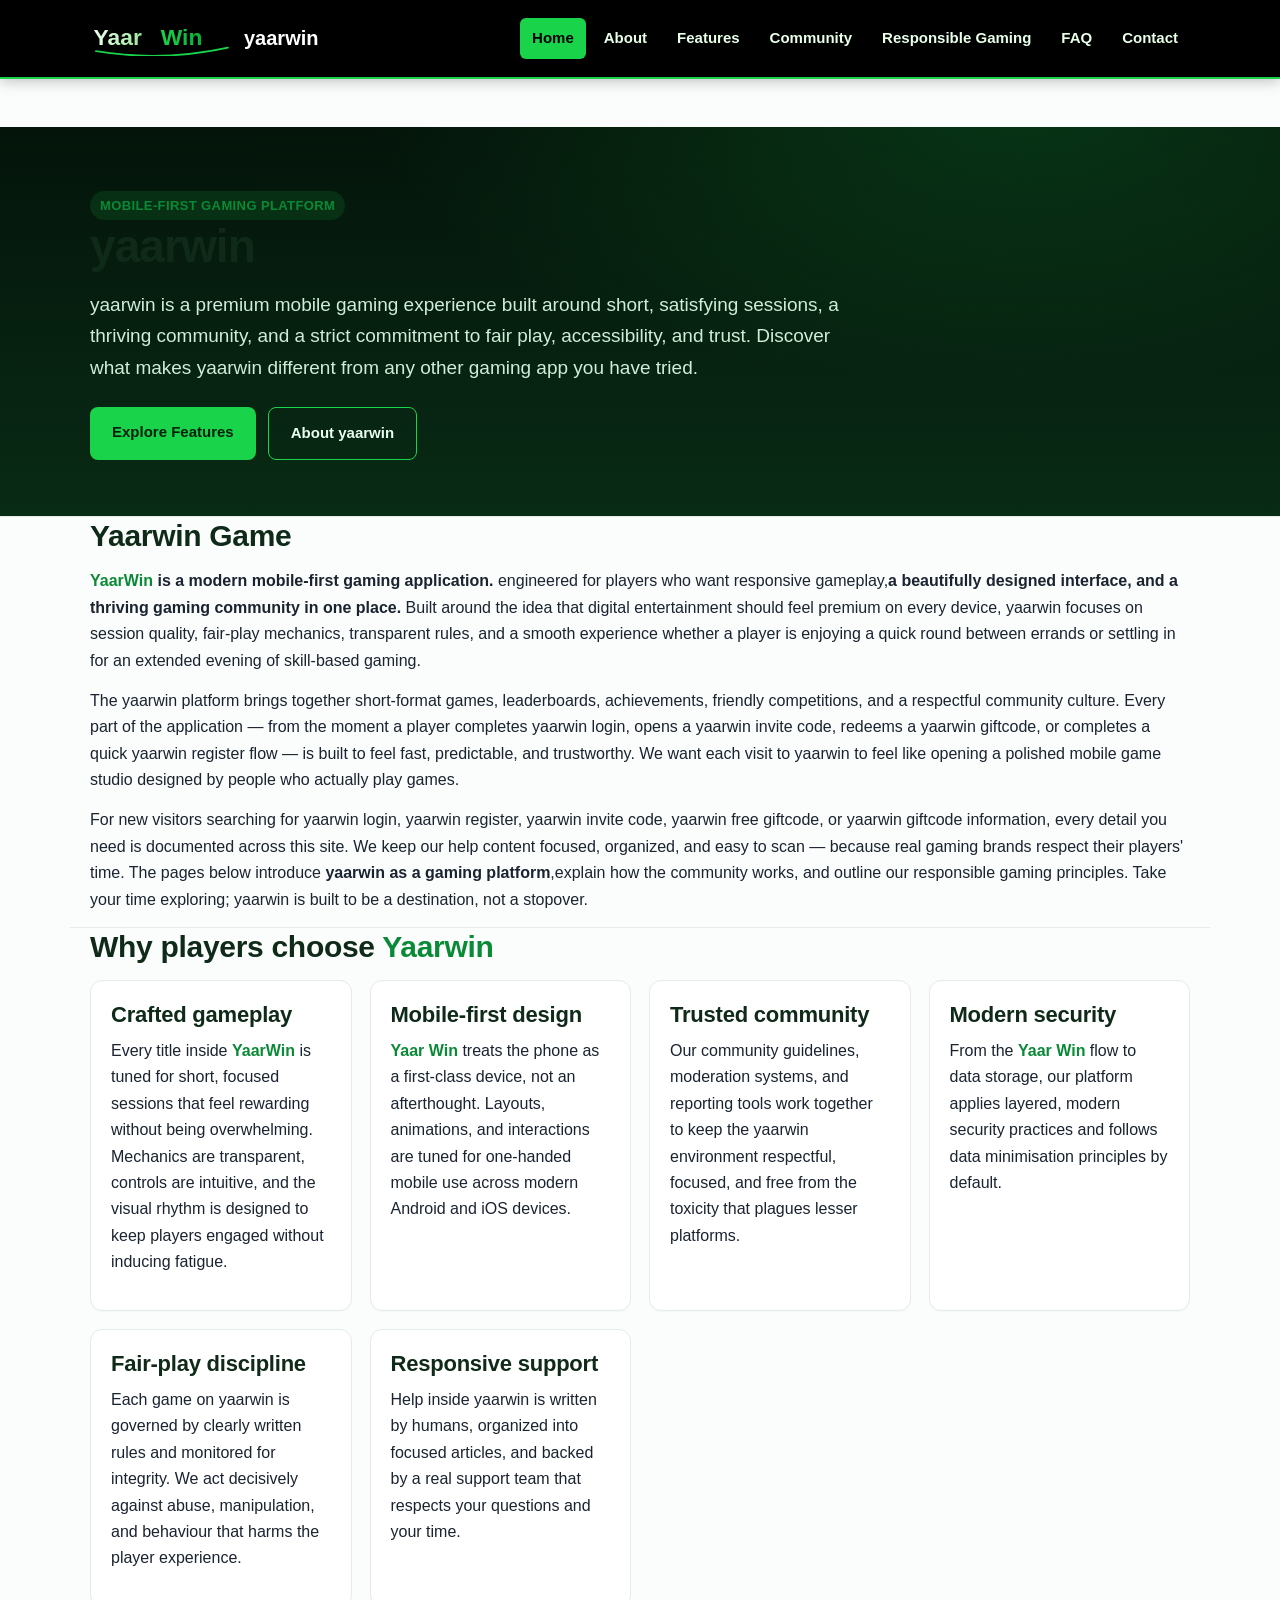
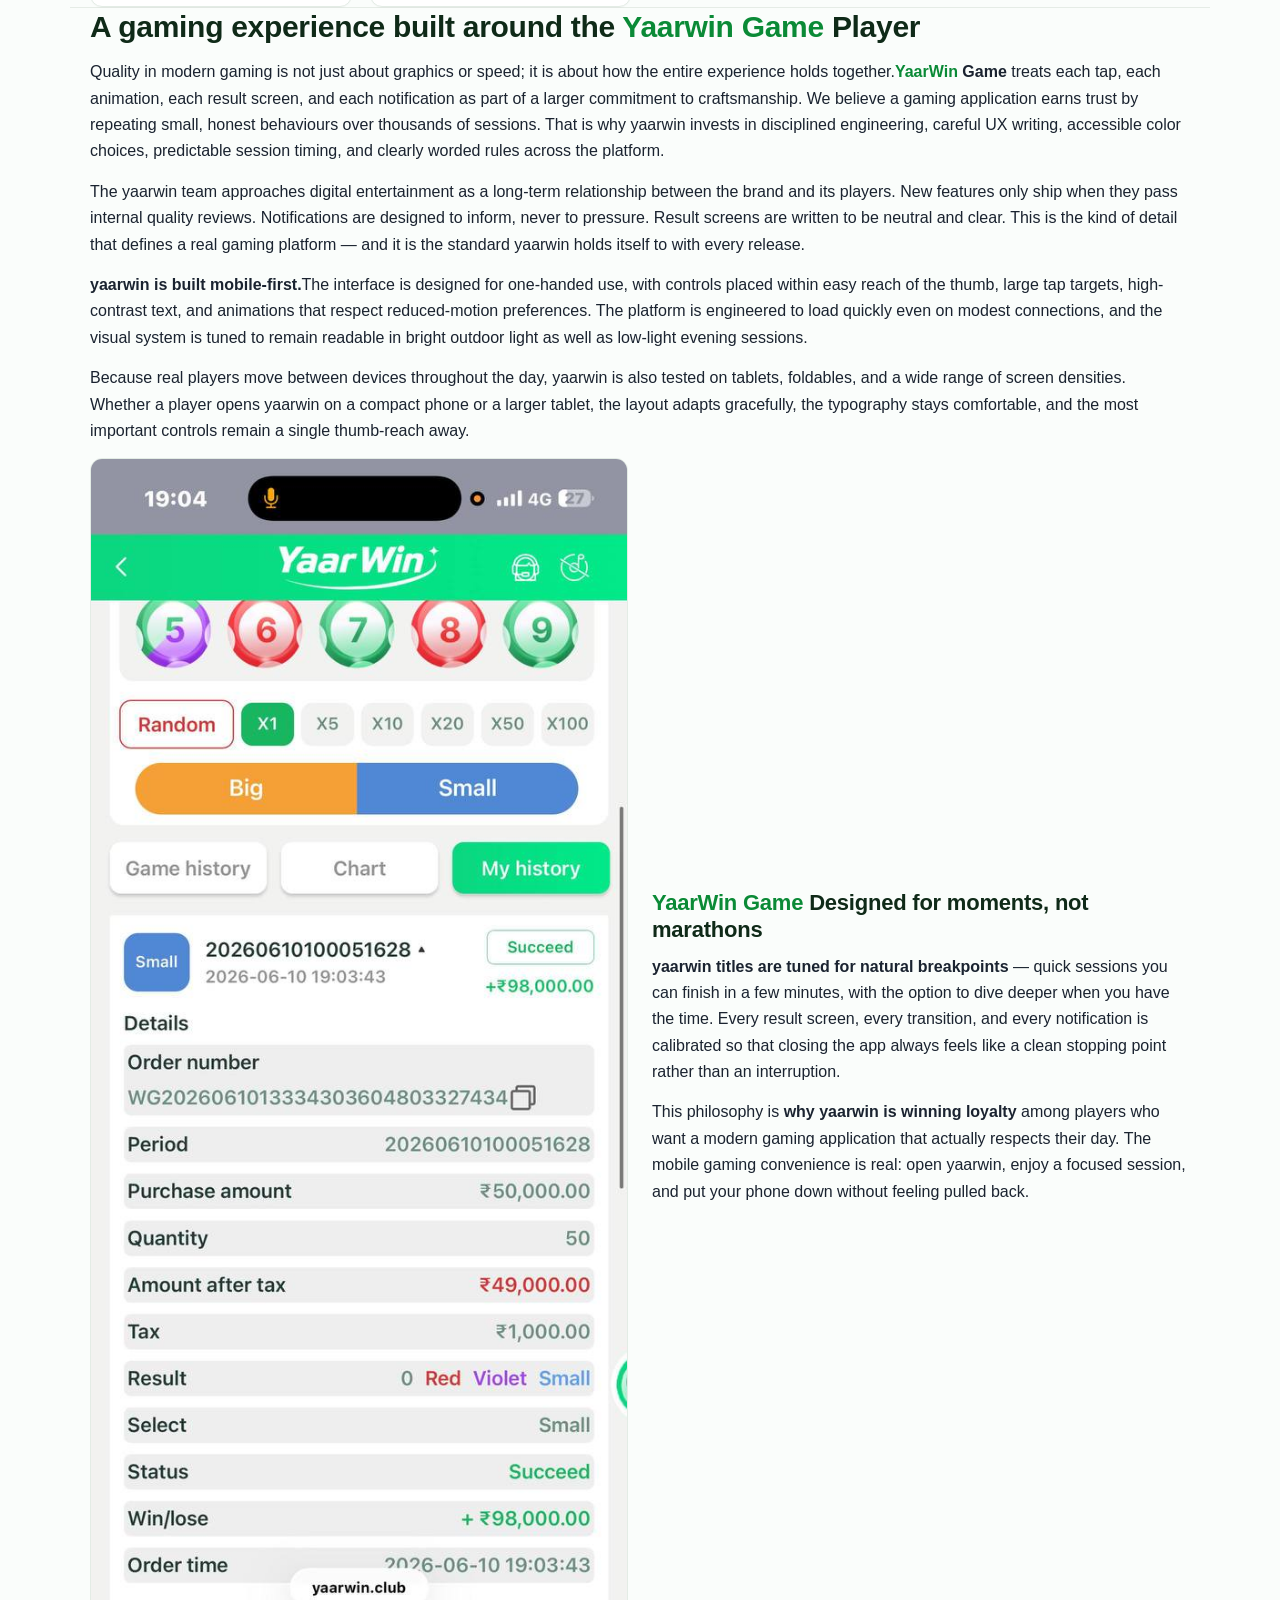
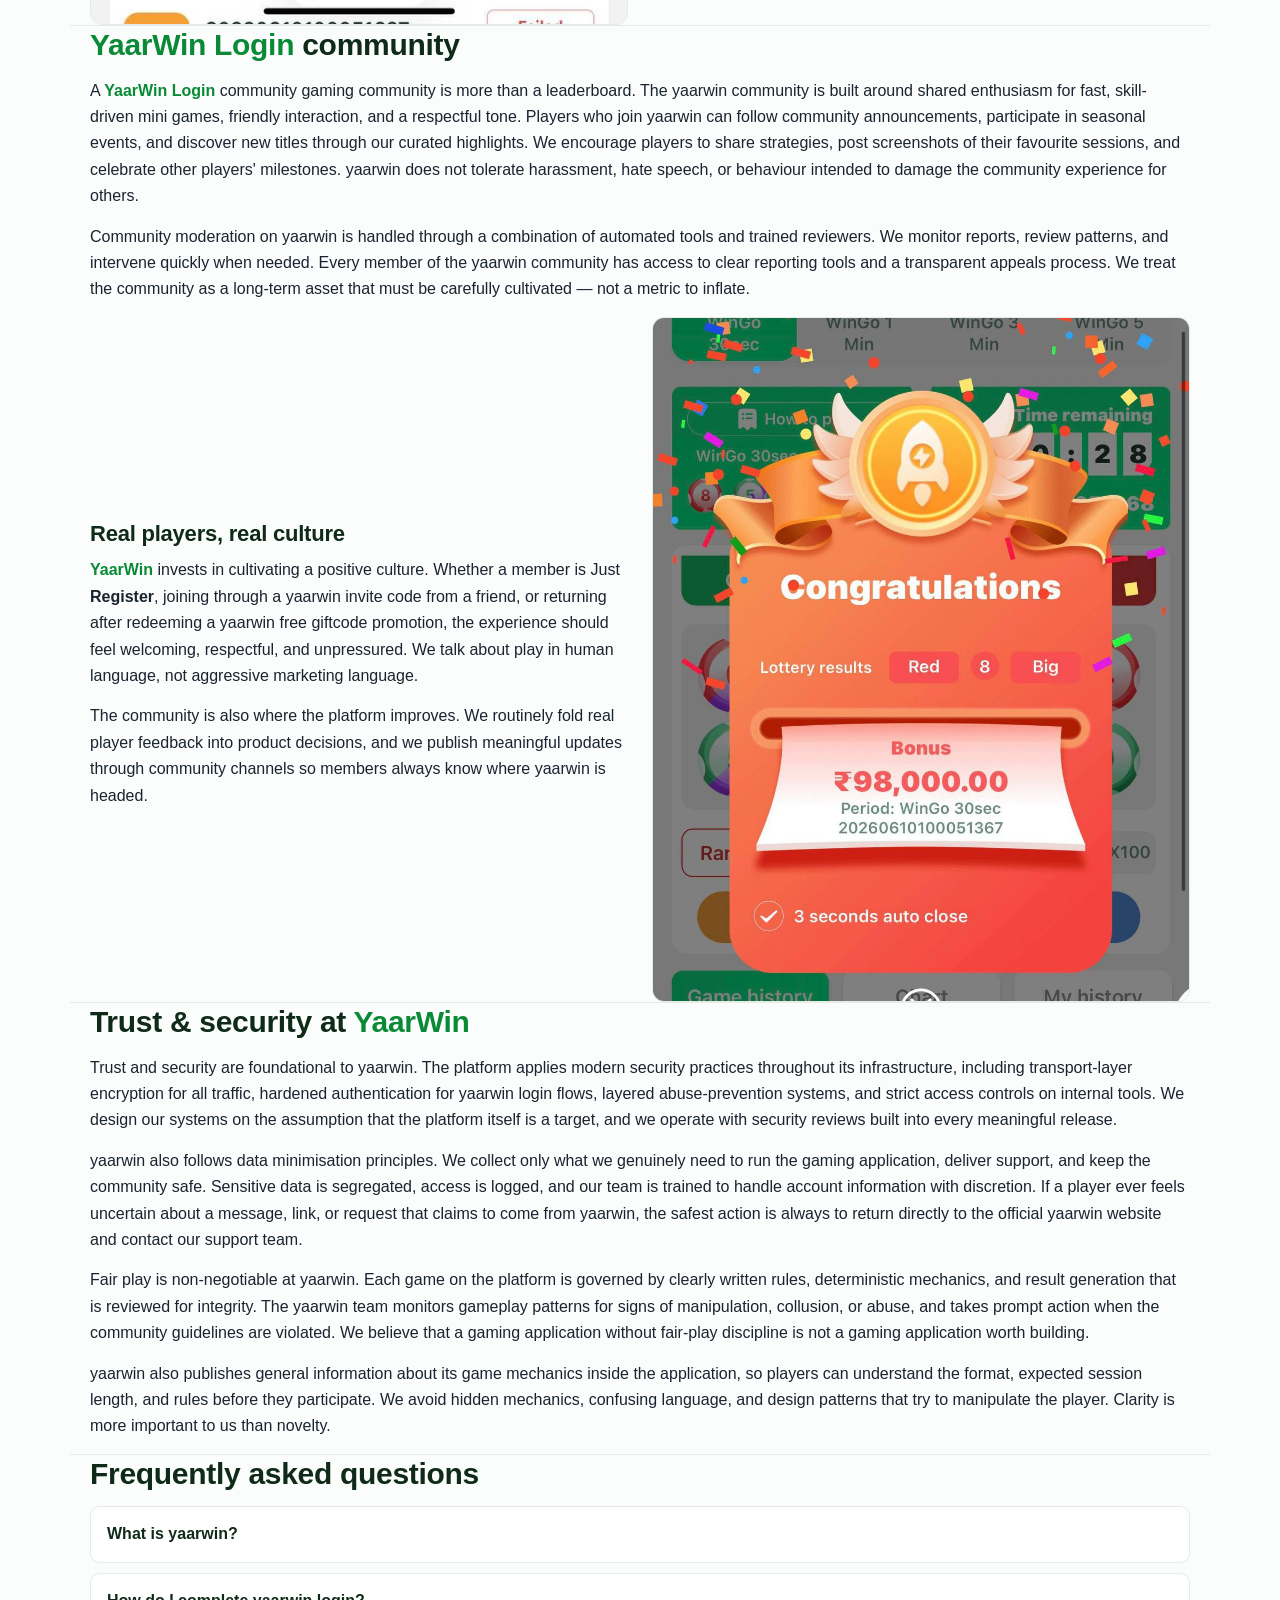
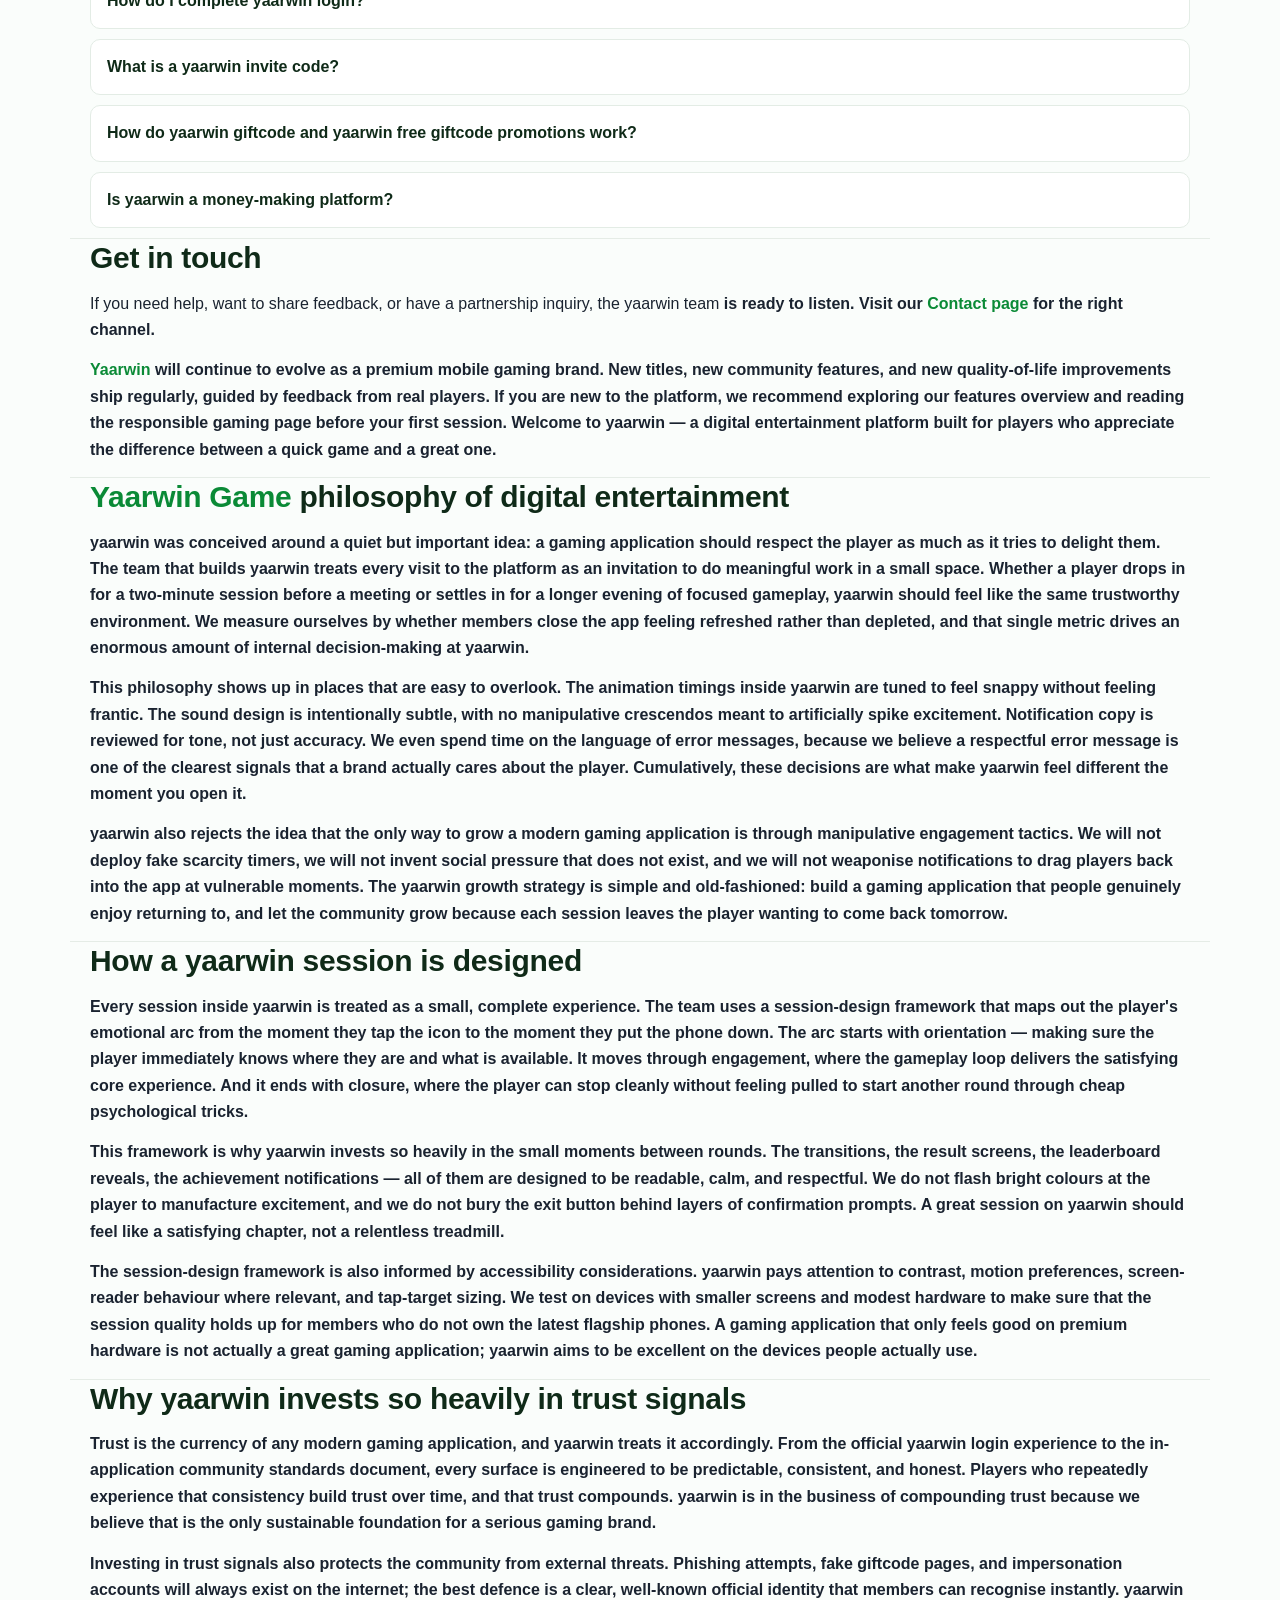
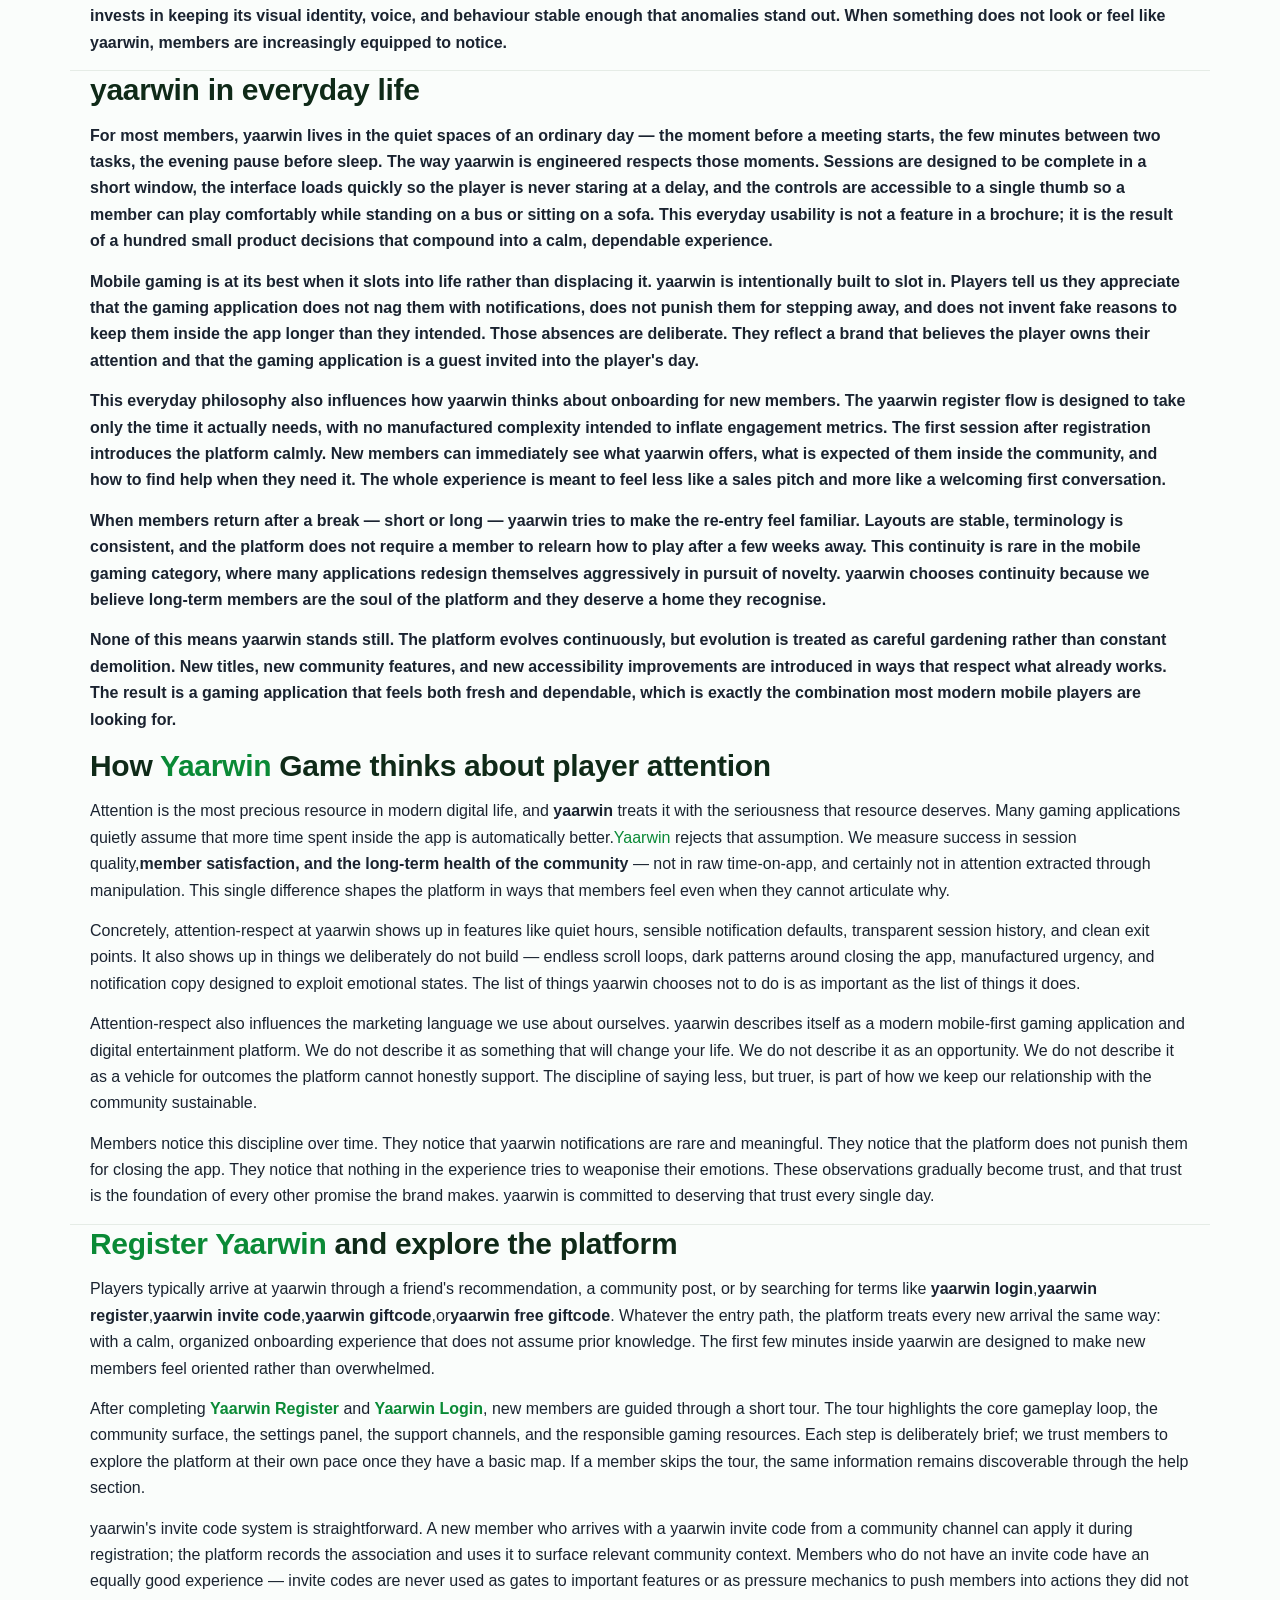
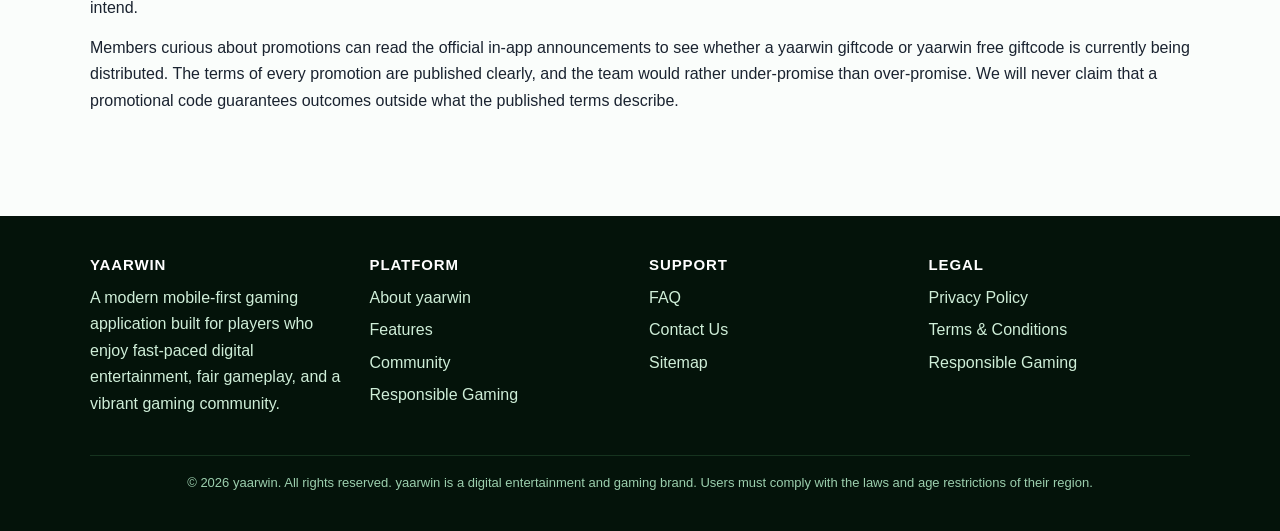
<file: index.html>
<!doctype html>
<html lang="en">
<head>
<meta charset="utf-8">
<meta name="viewport" content="width=device-width,initial-scale=1,viewport-fit=cover">
<title>yaarwin</title>
<meta name="description" content="yaarwin is a modern mobile-first gaming application and digital entertainment platform offering skill-based games, community, fair play and trusted yaarwin login experience.">
<meta name="theme-color" content="#04130a">
<meta name="robots" content="index,follow,max-image-preview:large,max-snippet:-1,max-video-preview:-1">
<meta name="author" content="yaarwin">
<link rel="canonical" href="https://yaarrwinlogin.com/">
<link rel="icon" type="image/svg+xml" href="/assets/favicon.svg">
<link rel="apple-touch-icon" href="/assets/app-icon.svg">
<link rel="manifest" href="/site.webmanifest">
<link rel="preload" as="style" href="/css/styles.css">
<link rel="stylesheet" href="/css/styles.css">
<meta property="og:type" content="website">
<meta property="og:site_name" content="yaarwin">
<meta property="og:title" content="yaarwin | Modern Mobile Gaming Application & Digital Entertainment Platform">
<meta property="og:description" content="yaarwin is a modern mobile-first gaming application and digital entertainment platform offering skill-based games, community, fair play and trusted yaarwin login experience.">
<meta property="og:url" content="https://yaarrwinlogin.com/">
<meta property="og:image" content="https://yaarrwinlogin.com/assets/app-icon.svg">
<meta name="twitter:card" content="summary_large_image">
<meta name="twitter:title" content="yaarwin | Modern Mobile Gaming Application & Digital Entertainment Platform">
<meta name="twitter:description" content="yaarwin is a modern mobile-first gaming application and digital entertainment platform offering skill-based games, community, fair play and trusted yaarwin login experience.">
<meta name="twitter:image" content="https://yaarrwinlogin.com/assets/app-icon.svg">
<script type="application/ld+json">{"@context":"https://schema.org","@type":"Organization","name":"yaarwin","url":"https://yaarrwinlogin.com","logo":"https://yaarrwinlogin.com/assets/app-icon.svg","sameAs":["https://yaarrwinlogin.com"],"contactPoint":{"@type":"ContactPoint","contactType":"customer support","email":"support@yaarrwinlogin.com","availableLanguage":["English","Hindi"]}}</script>
<script type="application/ld+json">{"@context":"https://schema.org","@type":"WebSite","name":"yaarwin","url":"https://yaarrwinlogin.com","potentialAction":{"@type":"SearchAction","target":"https://yaarrwinlogin.com/?s={query}","query-input":"required name=query"}}</script>
<script type="application/ld+json">{"@context":"https://schema.org","@type":"WebPage","name":"yaarwin | Modern Mobile Gaming Application & Digital Entertainment Platform","url":"https://yaarrwinlogin.com/","description":"yaarwin is a modern mobile-first gaming application and digital entertainment platform offering skill-based games, community, fair play and trusted yaarwin login experience.","inLanguage":"en","isPartOf":{"@type":"WebSite","name":"yaarwin","url":"https://yaarrwinlogin.com"}}</script>
<script type="application/ld+json">{"@context":"https://schema.org","@type":"FAQPage","mainEntity":[{"@type":"Question","name":"What is yaarwin?","acceptedAnswer":{"@type":"Answer","text":"yaarwin is a modern mobile-first gaming application and digital entertainment platform focused on short-format skill-based games, community, and fair play."}},{"@type":"Question","name":"How do I complete <strong>yaarwin login?</strong>","acceptedAnswer":{"@type":"Answer","text":"The yaarwin login flow is reached from the official yaarwin website. New members complete yaarwin register first, then sign in with their credentials."}},{"@type":"Question","name":"What is a yaarwin invite code?","acceptedAnswer":{"@type":"Answer","text":"A yaarwin invite code is a referral identifier that connects new members with the community channels that introduced them."}},{"@type":"Question","name":"How do yaarwin giftcode promotions work?","acceptedAnswer":{"@type":"Answer","text":"yaarwin occasionally distributes a yaarwin giftcode or yaarwin free giftcode through official channels, governed by published in-app terms."}},{"@type":"Question","name":"Is yaarwin a money-making platform?","acceptedAnswer":{"@type":"Answer","text":"No. yaarwin is a gaming and digital entertainment brand, not an investment or guaranteed-earnings platform."}}]}</script>
</head>
<body>
<a class="skip" href="#main">Skip to main content</a>
<header class="site">
<div class="nav" role="navigation" aria-label="Primary">
<a class="brand" href="/" aria-label="yaarwin home">
<svg viewBox="0 0 240 60" aria-hidden="true" focusable="false"><defs><linearGradient id="lg1" x1="0" y1="0" x2="1" y2="0"><stop offset="0" stop-color="#eaffea"/><stop offset="1" stop-color="#9be89b"/></linearGradient><linearGradient id="lg2" x1="0" y1="0" x2="1" y2="0"><stop offset="0" stop-color="#19d34a"/><stop offset="1" stop-color="#06b03b"/></linearGradient></defs><text x="6" y="42" font-family="Inter,Arial,sans-serif" font-weight="800" font-size="38" fill="url(#lg1)">Yaar</text><text x="118" y="42" font-family="Inter,Arial,sans-serif" font-weight="800" font-size="38" fill="url(#lg2)">Win</text><path d="M10 52 Q120 70 230 46" stroke="#19d34a" stroke-width="3" fill="none" stroke-linecap="round"/></svg>
<span class="sr-only">yaarwin</span>
</a>
<button class="menu-btn" aria-expanded="false" aria-controls="primary-menu" aria-label="Toggle navigation menu">Menu</button>
<ul id="primary-menu"><li><a href="index.html" aria-current="page">Home</a></li><li><a href="about.html">About</a></li><li><a href="features.html">Features</a></li><li><a href="community.html">Community</a></li><li><a href="responsible-gaming.html">Responsible Gaming</a></li><li><a href="faq.html">FAQ</a></li><li><a href="contact.html">Contact</a></li></ul>
</div>
</header>

<main id="main">

<section class="hero">
<div class="container">
<span class="badge">Mobile-first gaming platform</span>
<h1>yaarwin</h1>
<p class="lead">yaarwin is a premium mobile gaming experience built around short, satisfying sessions, a thriving community, and a strict commitment to fair play, accessibility, and trust. Discover what makes yaarwin different from any other gaming app you have tried.</p>
<div class="cta">
<a class="btn btn-primary" href="/features.html">Explore Features</a>
<a class="btn btn-ghost" href="/about.html">About yaarwin</a>
</div>
</div>
</section>

<section class="container">
<h2>Yaarwin Game</h2>
<p><strong><a href="https://yaarrwinlogin.com/">YaarWin</a> is a modern mobile-first gaming application.</strong> engineered for players who want responsive gameplay,<strong>a beautifully designed interface, and a thriving gaming community in one place.</strong> Built around the idea that digital entertainment should feel premium on every device, yaarwin focuses on session quality, fair-play mechanics, transparent rules, and a smooth experience whether a player is enjoying a quick round between errands or settling in for an extended evening of skill-based gaming.</p><p>The yaarwin platform brings together short-format games, leaderboards, achievements, friendly competitions, and a respectful community culture. Every part of the application — from the moment a player completes yaarwin login, opens a yaarwin invite code, redeems a yaarwin giftcode, or completes a quick yaarwin register flow — is built to feel fast, predictable, and trustworthy. We want each visit to yaarwin to feel like opening a polished mobile game studio designed by people who actually play games.</p>
<p>For new visitors searching for yaarwin login, yaarwin register, yaarwin invite code, yaarwin free giftcode, or yaarwin giftcode information, every detail you need is documented across this site. We keep our help content focused, organized, and easy to scan — because real gaming brands respect their players' time. The pages below introduce <strong>yaarwin as a gaming platform</strong>,explain how the community works, and outline our responsible gaming principles. Take your time exploring; yaarwin is built to be a destination, not a stopover.</p>
</section>

<section class="container">
<h2>Why players choose <a href="https://yaarrwinlogin.com/">Yaarwin</a></h2>
<div class="grid grid-3">
<div class="card"><h3>Crafted gameplay</h3><p>Every title inside <strong><a href="https://yaarrwinlogin.com/">YaarWin</a></strong> is tuned for short, focused sessions that feel rewarding without being overwhelming. Mechanics are transparent, controls are intuitive, and the visual rhythm is designed to keep players engaged without inducing fatigue.</p></div>
<div class="card"><h3>Mobile-first design</h3><p><strong><a href="https://yaarrwinlogin.com/">Yaar Win</a></strong> treats the phone as a first-class device, not an afterthought. Layouts, animations, and interactions are tuned for one-handed mobile use across modern Android and iOS devices.</p></div>
<div class="card"><h3>Trusted community</h3><p>Our community guidelines, moderation systems, and reporting tools work together to keep the yaarwin environment respectful, focused, and free from the toxicity that plagues lesser platforms.</p></div>
<div class="card"><h3>Modern security</h3><p>From the <strong><a href="https://yaarrwinlogin.com/">Yaar Win</a></strong> flow to data storage, our platform applies layered, modern security practices and follows data minimisation principles by default.</p></div>
<div class="card"><h3>Fair-play discipline</h3><p>Each game on yaarwin is governed by clearly written rules and monitored for integrity. We act decisively against abuse, manipulation, and behaviour that harms the player experience.</p></div>
<div class="card"><h3>Responsive support</h3><p>Help inside yaarwin is written by humans, organized into focused articles, and backed by a real support team that respects your questions and your time.</p></div>
</div>
</section>

<section class="container">
<h2>A gaming experience built around the <a href="https://yaarrwinlogin.com/">Yaarwin Game</a> Player</h2>
<p>Quality in modern gaming is not just about graphics or speed; it is about how the entire experience holds together.<strong><a href="https://yaarrwinlogin.com/">YaarWin</a> Game</strong> treats each tap, each animation, each result screen, and each notification as part of a larger commitment to craftsmanship. We believe a gaming application earns trust by repeating small, honest behaviours over thousands of sessions. That is why yaarwin invests in disciplined engineering, careful UX writing, accessible color choices, predictable session timing, and clearly worded rules across the platform.</p><p>The yaarwin team approaches digital entertainment as a long-term relationship between the brand and its players. New features only ship when they pass internal quality reviews. Notifications are designed to inform, never to pressure. Result screens are written to be neutral and clear. This is the kind of detail that defines a real gaming platform — and it is the standard yaarwin holds itself to with every release.</p>
<p><strong>yaarwin is built mobile-first.</strong>The interface is designed for one-handed use, with controls placed within easy reach of the thumb, large tap targets, high-contrast text, and animations that respect reduced-motion preferences. The platform is engineered to load quickly even on modest connections, and the visual system is tuned to remain readable in bright outdoor light as well as low-light evening sessions.</p><p>Because real players move between devices throughout the day, yaarwin is also tested on tablets, foldables, and a wide range of screen densities. Whether a player opens yaarwin on a compact phone or a larger tablet, the layout adapts gracefully, the typography stays comfortable, and the most important controls remain a single thumb-reach away.</p>
<div class="split">
<div class="feature-img"><img src="/assets/wingo-win.jpg" alt="yaarwin gaming interface showing a session result on a mobile device" loading="lazy" width="590" height="1280"></div>
<div>
<h3><strong><a href="https://yaarrwinlogin.com/">YaarWin Game</a></strong> Designed for moments, not marathons</h3>
<p><strong>yaarwin titles are tuned for natural breakpoints</strong> — quick sessions you can finish in a few minutes, with the option to dive deeper when you have the time. Every result screen, every transition, and every notification is calibrated so that closing the app always feels like a clean stopping point rather than an interruption.</p>
<p>This philosophy is <strong>why yaarwin is winning loyalty</strong> among players who want a modern gaming application that actually respects their day. The mobile gaming convenience is real: open yaarwin, enjoy a focused session, and put your phone down without feeling pulled back.</p>
</div>
</div>
</section>

<section class="container">
<h2><a href="https://yaarrwinlogin.com/">YaarWin Login</a> community</h2>
<p>A <strong><a href="https://yaarrwinlogin.com/">YaarWin Login</a></strong> community gaming community is more than a leaderboard. The yaarwin community is built around shared enthusiasm for fast, skill-driven mini games, friendly interaction, and a respectful tone. Players who join yaarwin can follow community announcements, participate in seasonal events, and discover new titles through our curated highlights. We encourage players to share strategies, post screenshots of their favourite sessions, and celebrate other players' milestones. yaarwin does not tolerate harassment, hate speech, or behaviour intended to damage the community experience for others.</p><p>Community moderation on yaarwin is handled through a combination of automated tools and trained reviewers. We monitor reports, review patterns, and intervene quickly when needed. Every member of the yaarwin community has access to clear reporting tools and a transparent appeals process. We treat the community as a long-term asset that must be carefully cultivated — not a metric to inflate.</p>
<div class="split">
<div>
<h3>Real players, real culture</h3>
<p><strong><a href="https://yaarrwinlogin.com/">YaarWin</a></strong> invests in cultivating a positive culture. Whether a member is Just <strong>Register</strong>, joining through a yaarwin invite code from a friend, or returning after redeeming a yaarwin free giftcode promotion, the experience should feel welcoming, respectful, and unpressured. We talk about play in human language, not aggressive marketing language.</p>
<p>The community is also where the platform improves. We routinely fold real player feedback into product decisions, and we publish meaningful updates through community channels so members always know where yaarwin is headed.</p>
</div>
<div class="feature-img"><img src="/assets/congratulations.jpg" alt="yaarwin in-app celebration screen for a completed session" loading="lazy" width="1008" height="1280"></div>
</div>
</section>

<section class="container">
<h2>Trust &amp; security at <strong><a href="https://yaarrwinlogin.com/">YaarWin</a></strong></h2>
<p>Trust and security are foundational to yaarwin. The platform applies modern security practices throughout its infrastructure, including transport-layer encryption for all traffic, hardened authentication for yaarwin login flows, layered abuse-prevention systems, and strict access controls on internal tools. We design our systems on the assumption that the platform itself is a target, and we operate with security reviews built into every meaningful release.</p><p>yaarwin also follows data minimisation principles. We collect only what we genuinely need to run the gaming application, deliver support, and keep the community safe. Sensitive data is segregated, access is logged, and our team is trained to handle account information with discretion. If a player ever feels uncertain about a message, link, or request that claims to come from yaarwin, the safest action is always to return directly to the official yaarwin website and contact our support team.</p>
<p>Fair play is non-negotiable at yaarwin. Each game on the platform is governed by clearly written rules, deterministic mechanics, and result generation that is reviewed for integrity. The yaarwin team monitors gameplay patterns for signs of manipulation, collusion, or abuse, and takes prompt action when the community guidelines are violated. We believe that a gaming application without fair-play discipline is not a gaming application worth building.</p><p>yaarwin also publishes general information about its game mechanics inside the application, so players can understand the format, expected session length, and rules before they participate. We avoid hidden mechanics, confusing language, and design patterns that try to manipulate the player. Clarity is more important to us than novelty.</p>
</section>

<section class="container">
<h2>Frequently asked questions</h2>
<details><summary>What is <strong>yaarwin?</strong></summary><p><strong><a href="https://yaarrwinlogin.com/">YaarWin</a></strong> is a modern mobile-first gaming application and digital entertainment platform. It hosts a curated set of skill-based, short-format games, a community layer, leaderboards, and seasonal events. yaarwin is not a financial product, an investment platform, or a guaranteed earnings scheme; it is a gaming brand focused on entertainment value, fair-play discipline, and quality of experience.</p></details>
<details><summary>How do I complete <strong>yaarwin login?</strong></summary><p>The <strong><a href="https://yaarrwinlogin.com/">YaarWin Login</a></strong> flow is reached from the official yaarwin website. New members can complete yaarwin register first, then return to log in with the credentials they created. Always verify that you are using the official yaarwin domain before entering any account details.</p></details>
<details><summary>What is a <strong>yaarwin invite code?</strong></summary><p>A <strong><a href="https://yaarrwinlogin.com/">YaarWin Invite Code</a></strong> is a referral identifier that helps the platform recognise that a new member arrived through an existing community member. It allows yaarwin to associate new accounts with the community channels that introduced them, supporting our community growth model.</p></details>
<details><summary>How do <strong>yaarwin giftcode</strong> and <strong>yaarwin free giftcode</strong> promotions work?</summary><p>From time to time, yaarwin runs community-facing promotions where a yaarwin giftcode or <strong><a href="https://yaarrwinlogin.com/">YaarWin Free Giftcode</a></strong> may be distributed through official channels. These promotions are always governed by published terms inside the application. Only use codes shared through official yaarwin sources; treat codes from unverified third parties with caution.</p></details>
<details><summary>Is <strong>yaarwin</strong> a money-making platform?</summary><p>No.<strong><a href="https://yaarrwinlogin.com/">Yaarwin</a></strong> is a gaming application and digital entertainment platform. We do not market yaarwin as an investment opportunity, a financial product, or a guaranteed-earnings scheme. Please review our responsible gaming page to understand how we frame play on the platform.</p></details>
</section>

<section class="container">
<h2>Get in touch</h2>
<p>If you need help, want to share feedback, or have a partnership inquiry, the </strong>yaarwin team<strong> is ready to listen. Visit our <a href="/contact.html">Contact page</a> for the right channel.</p>
<p><strong><a href="https://yaarrwinlogin.com/">Yaarwin</a></strong> will continue to evolve as a premium mobile gaming brand. New titles, new community features, and new quality-of-life improvements ship regularly, guided by feedback from real players. If you are new to the platform, we recommend exploring our features overview and reading the responsible gaming page before your first session. Welcome to <strong>yaarwin — a digital entertainment platform</strong> built for players who appreciate the difference between a quick game and a great one.</p>
</section>

<section class="container"><h2><p><strong><a href="https://yaarrwinlogin.com/">Yaarwin Game</a></strong> philosophy of digital entertainment</h2><p>yaarwin was conceived around a quiet but important idea: a gaming application should respect the player as much as it tries to delight them. The team that builds yaarwin treats every visit to the platform as an invitation to do meaningful work in a small space. Whether a player drops in for a two-minute session before a meeting or settles in for a longer evening of focused gameplay, yaarwin should feel like the same trustworthy environment. We measure ourselves by whether members close the app feeling refreshed rather than depleted, and that single metric drives an enormous amount of internal decision-making at yaarwin.</p><p>This philosophy shows up in places that are easy to overlook. The animation timings inside yaarwin are tuned to feel snappy without feeling frantic. The sound design is intentionally subtle, with no manipulative crescendos meant to artificially spike excitement. Notification copy is reviewed for tone, not just accuracy. We even spend time on the language of error messages, because we believe a respectful error message is one of the clearest signals that a brand actually cares about the player. Cumulatively, these decisions are what make yaarwin feel different the moment you open it.</p><p>yaarwin also rejects the idea that the only way to grow a modern gaming application is through manipulative engagement tactics. We will not deploy fake scarcity timers, we will not invent social pressure that does not exist, and we will not weaponise notifications to drag players back into the app at vulnerable moments. The yaarwin growth strategy is simple and old-fashioned: build a gaming application that people genuinely enjoy returning to, and let the community grow because each session leaves the player wanting to come back tomorrow.</p></section>
<section class="container"><h2>How a yaarwin session is designed</h2><p>Every session inside yaarwin is treated as a small, complete experience. The team uses a session-design framework that maps out the player's emotional arc from the moment they tap the icon to the moment they put the phone down. The arc starts with orientation — making sure the player immediately knows where they are and what is available. It moves through engagement, where the gameplay loop delivers the satisfying core experience. And it ends with closure, where the player can stop cleanly without feeling pulled to start another round through cheap psychological tricks.</p><p>This framework is why yaarwin invests so heavily in the small moments between rounds. The transitions, the result screens, the leaderboard reveals, the achievement notifications — all of them are designed to be readable, calm, and respectful. We do not flash bright colours at the player to manufacture excitement, and we do not bury the exit button behind layers of confirmation prompts. A great session on yaarwin should feel like a satisfying chapter, not a relentless treadmill.</p><p>The session-design framework is also informed by accessibility considerations. yaarwin pays attention to contrast, motion preferences, screen-reader behaviour where relevant, and tap-target sizing. We test on devices with smaller screens and modest hardware to make sure that the session quality holds up for members who do not own the latest flagship phones. A gaming application that only feels good on premium hardware is not actually a great gaming application; yaarwin aims to be excellent on the devices people actually use.</p></section>
<section class="container"><h2>Why yaarwin invests so heavily in trust signals</h2><p>Trust is the currency of any modern gaming application, and yaarwin treats it accordingly. From the official yaarwin login experience to the in-application community standards document, every surface is engineered to be predictable, consistent, and honest. Players who repeatedly experience that consistency build trust over time, and that trust compounds. yaarwin is in the business of compounding trust because we believe that is the only sustainable foundation for a serious gaming brand.</p><p>Investing in trust signals also protects the community from external threats. Phishing attempts, fake giftcode pages, and impersonation accounts will always exist on the internet; the best defence is a clear, well-known official identity that members can recognise instantly. yaarwin invests in keeping its visual identity, voice, and behaviour stable enough that anomalies stand out. When something does not look or feel like yaarwin, members are increasingly equipped to notice.</p></section>
<section class="container"><h2>yaarwin in everyday life</h2><p>For most members, yaarwin lives in the quiet spaces of an ordinary day — the moment before a meeting starts, the few minutes between two tasks, the evening pause before sleep. The way yaarwin is engineered respects those moments. Sessions are designed to be complete in a short window, the interface loads quickly so the player is never staring at a delay, and the controls are accessible to a single thumb so a member can play comfortably while standing on a bus or sitting on a sofa. This everyday usability is not a feature in a brochure; it is the result of a hundred small product decisions that compound into a calm, dependable experience.</p><p>Mobile gaming is at its best when it slots into life rather than displacing it. yaarwin is intentionally built to slot in. Players tell us they appreciate that the gaming application does not nag them with notifications, does not punish them for stepping away, and does not invent fake reasons to keep them inside the app longer than they intended. Those absences are deliberate. They reflect a brand that believes the player owns their attention and that the gaming application is a guest invited into the player's day.</p><p>This everyday philosophy also influences how yaarwin thinks about onboarding for new members. The yaarwin register flow is designed to take only the time it actually needs, with no manufactured complexity intended to inflate engagement metrics. The first session after registration introduces the platform calmly. New members can immediately see what yaarwin offers, what is expected of them inside the community, and how to find help when they need it. The whole experience is meant to feel less like a sales pitch and more like a welcoming first conversation.</p><p>When members return after a break — short or long — yaarwin tries to make the re-entry feel familiar. Layouts are stable, terminology is consistent, and the platform does not require a member to relearn how to play after a few weeks away. This continuity is rare in the mobile gaming category, where many applications redesign themselves aggressively in pursuit of novelty. yaarwin chooses continuity because we believe long-term members are the soul of the platform and they deserve a home they recognise.</p><p>None of this means yaarwin stands still. The platform evolves continuously, but evolution is treated as careful gardening rather than constant demolition. New titles, new community features, and new accessibility improvements are introduced in ways that respect what already works. The result is a gaming application that feels both fresh and dependable, which is exactly the combination most modern mobile players are looking for.</p></section>
<section class="container"><h2>How <a href="https://yaarrwinlogin.com/">Yaarwin</a> Game </strong> thinks about player attention</h2><p>Attention is the most precious resource in modern digital life, and <strong>yaarwin</strong> treats it with the seriousness that resource deserves. Many gaming applications quietly assume that more time spent inside the app is automatically better.<a href="https://yaarrwinlogin.com/">Yaarwin</a> rejects that assumption. We measure success in session quality,<strong>member satisfaction, and the long-term health of the community</strong> — not in raw time-on-app, and certainly not in attention extracted through manipulation. This single difference shapes the platform in ways that members feel even when they cannot articulate why.</p><p>Concretely, attention-respect at yaarwin shows up in features like quiet hours, sensible notification defaults, transparent session history, and clean exit points. It also shows up in things we deliberately do not build — endless scroll loops, dark patterns around closing the app, manufactured urgency, and notification copy designed to exploit emotional states. The list of things yaarwin chooses not to do is as important as the list of things it does.</p><p>Attention-respect also influences the marketing language we use about ourselves. yaarwin describes itself as a modern mobile-first gaming application and digital entertainment platform. We do not describe it as something that will change your life. We do not describe it as an opportunity. We do not describe it as a vehicle for outcomes the platform cannot honestly support. The discipline of saying less, but truer, is part of how we keep our relationship with the community sustainable.</p><p>Members notice this discipline over time. They notice that yaarwin notifications are rare and meaningful. They notice that the platform does not punish them for closing the app. They notice that nothing in the experience tries to weaponise their emotions. These observations gradually become trust, and that trust is the foundation of every other promise the brand makes. yaarwin is committed to deserving that trust every single day.</p></section>
<section class="container"><h2><a href="https://yaarrwinlogin.com/">Register Yaarwin</a> and explore the platform</strong></h2><p>Players typically arrive at yaarwin through a friend's recommendation, a community post, or by searching for terms like <strong>yaarwin login</strong>,<strong>yaarwin register</strong>,<strong>yaarwin invite code</strong>,<strong>yaarwin giftcode</strong>,or<strong>yaarwin free giftcode</strong>. Whatever the entry path, the platform treats every new arrival the same way: with a calm, organized onboarding experience that does not assume prior knowledge. The first few minutes inside yaarwin are designed to make new members feel oriented rather than overwhelmed.</p><p>After completing <strong><a href="https://yaarrwinlogin.com/">Yaarwin Register</a></strong> and <strong><a href="https://yaarrwinlogin.com/">Yaarwin Login</a></strong>, new members are guided through a short tour. The tour highlights the core gameplay loop, the community surface, the settings panel, the support channels, and the responsible gaming resources. Each step is deliberately brief; we trust members to explore the platform at their own pace once they have a basic map. If a member skips the tour, the same information remains discoverable through the help section.</p><p>yaarwin's invite code system is straightforward. A new member who arrives with a yaarwin invite code from a community channel can apply it during registration; the platform records the association and uses it to surface relevant community context. Members who do not have an invite code have an equally good experience — invite codes are never used as gates to important features or as pressure mechanics to push members into actions they did not intend.</p><p>Members curious about promotions can read the official in-app announcements to see whether a yaarwin giftcode or yaarwin free giftcode is currently being distributed. The terms of every promotion are published clearly, and the team would rather under-promise than over-promise. We will never claim that a promotional code guarantees outcomes outside what the published terms describe.</p></section>
</main>
<footer class="site">
<div class="container">
<div class="grid">
<div>
<h4>yaarwin</h4>
<p>A modern mobile-first gaming application built for players who enjoy fast-paced digital entertainment, fair gameplay, and a vibrant gaming community.</p>
</div>
<div>
<h4>Platform</h4>
<ul style="list-style:none;padding:0">
<li><a href="/about.html">About yaarwin</a></li>
<li><a href="/features.html">Features</a></li>
<li><a href="/community.html">Community</a></li>
<li><a href="/responsible-gaming.html">Responsible Gaming</a></li>
</ul>
</div>
<div>
<h4>Support</h4>
<ul style="list-style:none;padding:0">
<li><a href="/faq.html">FAQ</a></li>
<li><a href="/contact.html">Contact Us</a></li>
<li><a href="/sitemap.html">Sitemap</a></li>
</ul>
</div>
<div>
<h4>Legal</h4>
<ul style="list-style:none;padding:0">
<li><a href="/privacy.html">Privacy Policy</a></li>
<li><a href="/terms.html">Terms &amp; Conditions</a></li>
<li><a href="/responsible-gaming.html">Responsible Gaming</a></li>
</ul>
</div>
</div>
<p class="legal">&copy; 2026 yaarwin. All rights reserved. yaarwin is a digital entertainment and gaming brand. Users must comply with the laws and age restrictions of their region.</p>
</div>
</footer>
<script src="/js/main.js" defer></script>
</body>
</html>
</file>
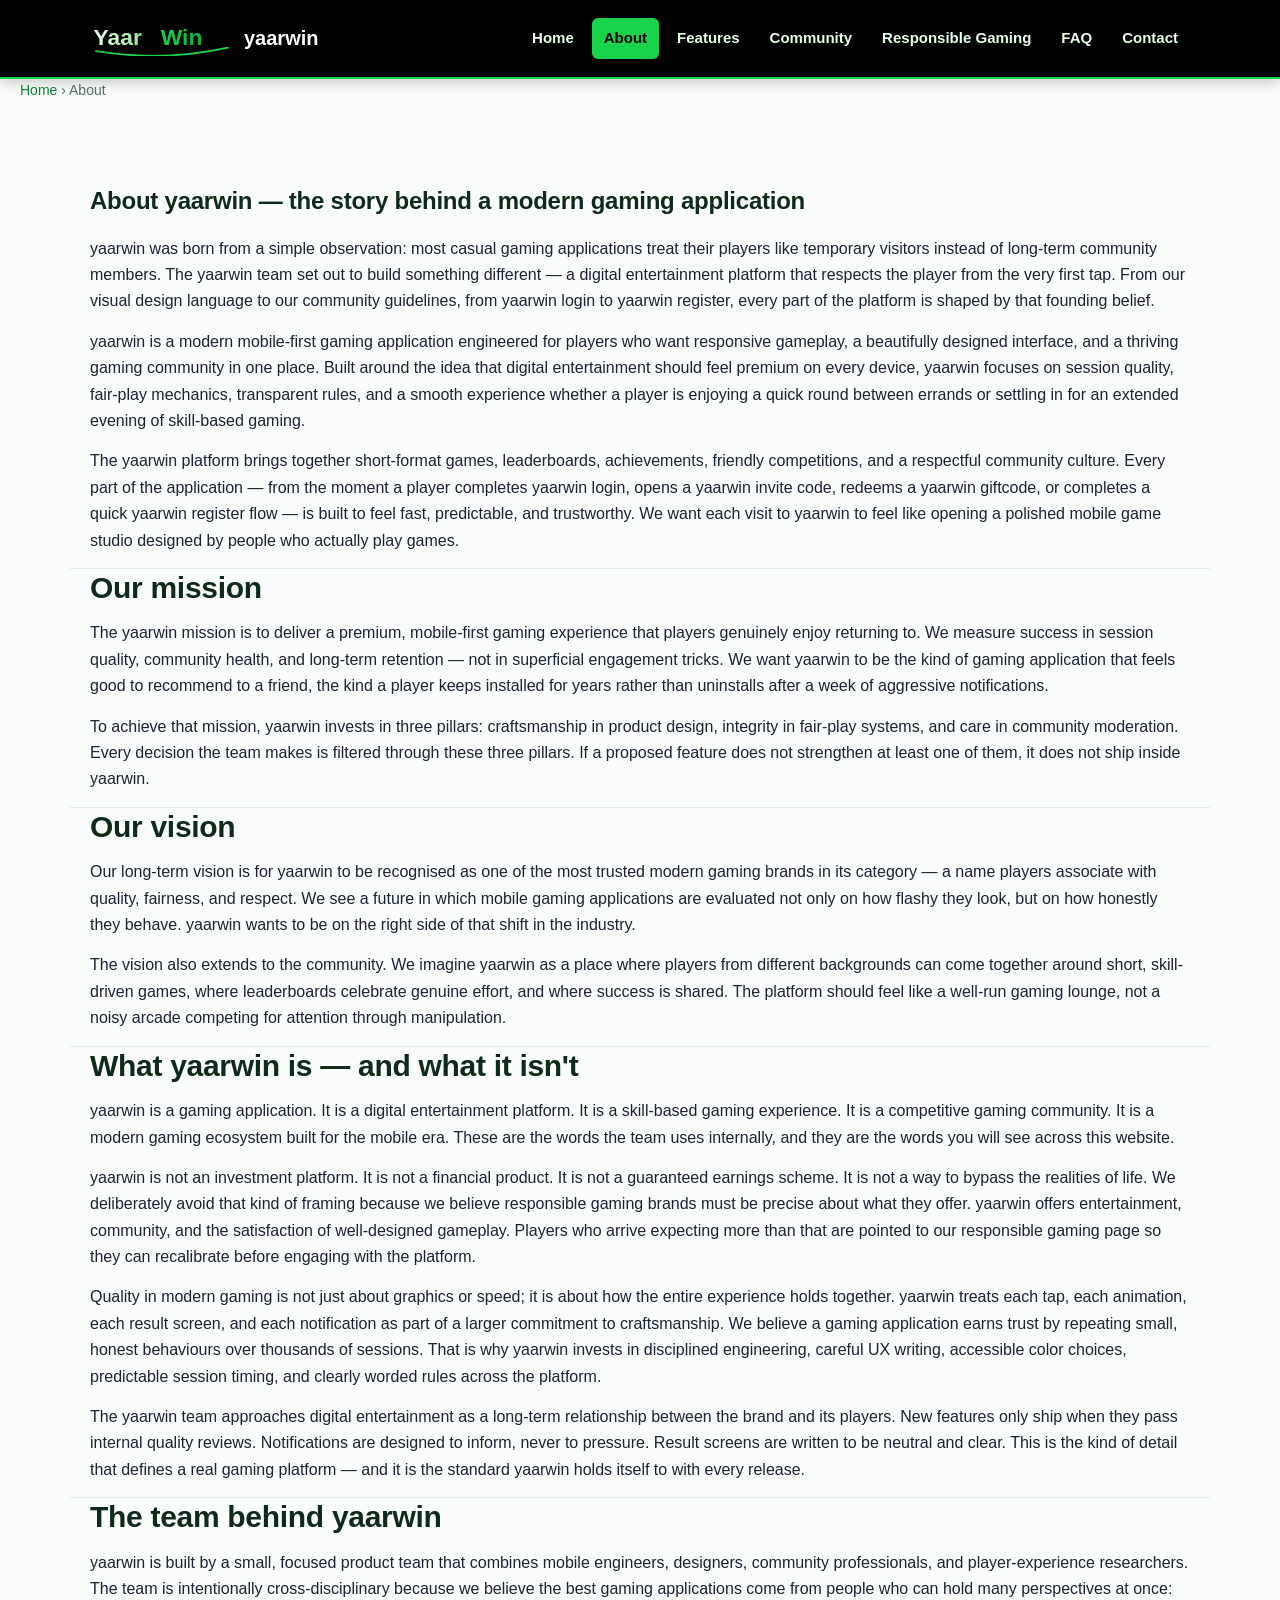
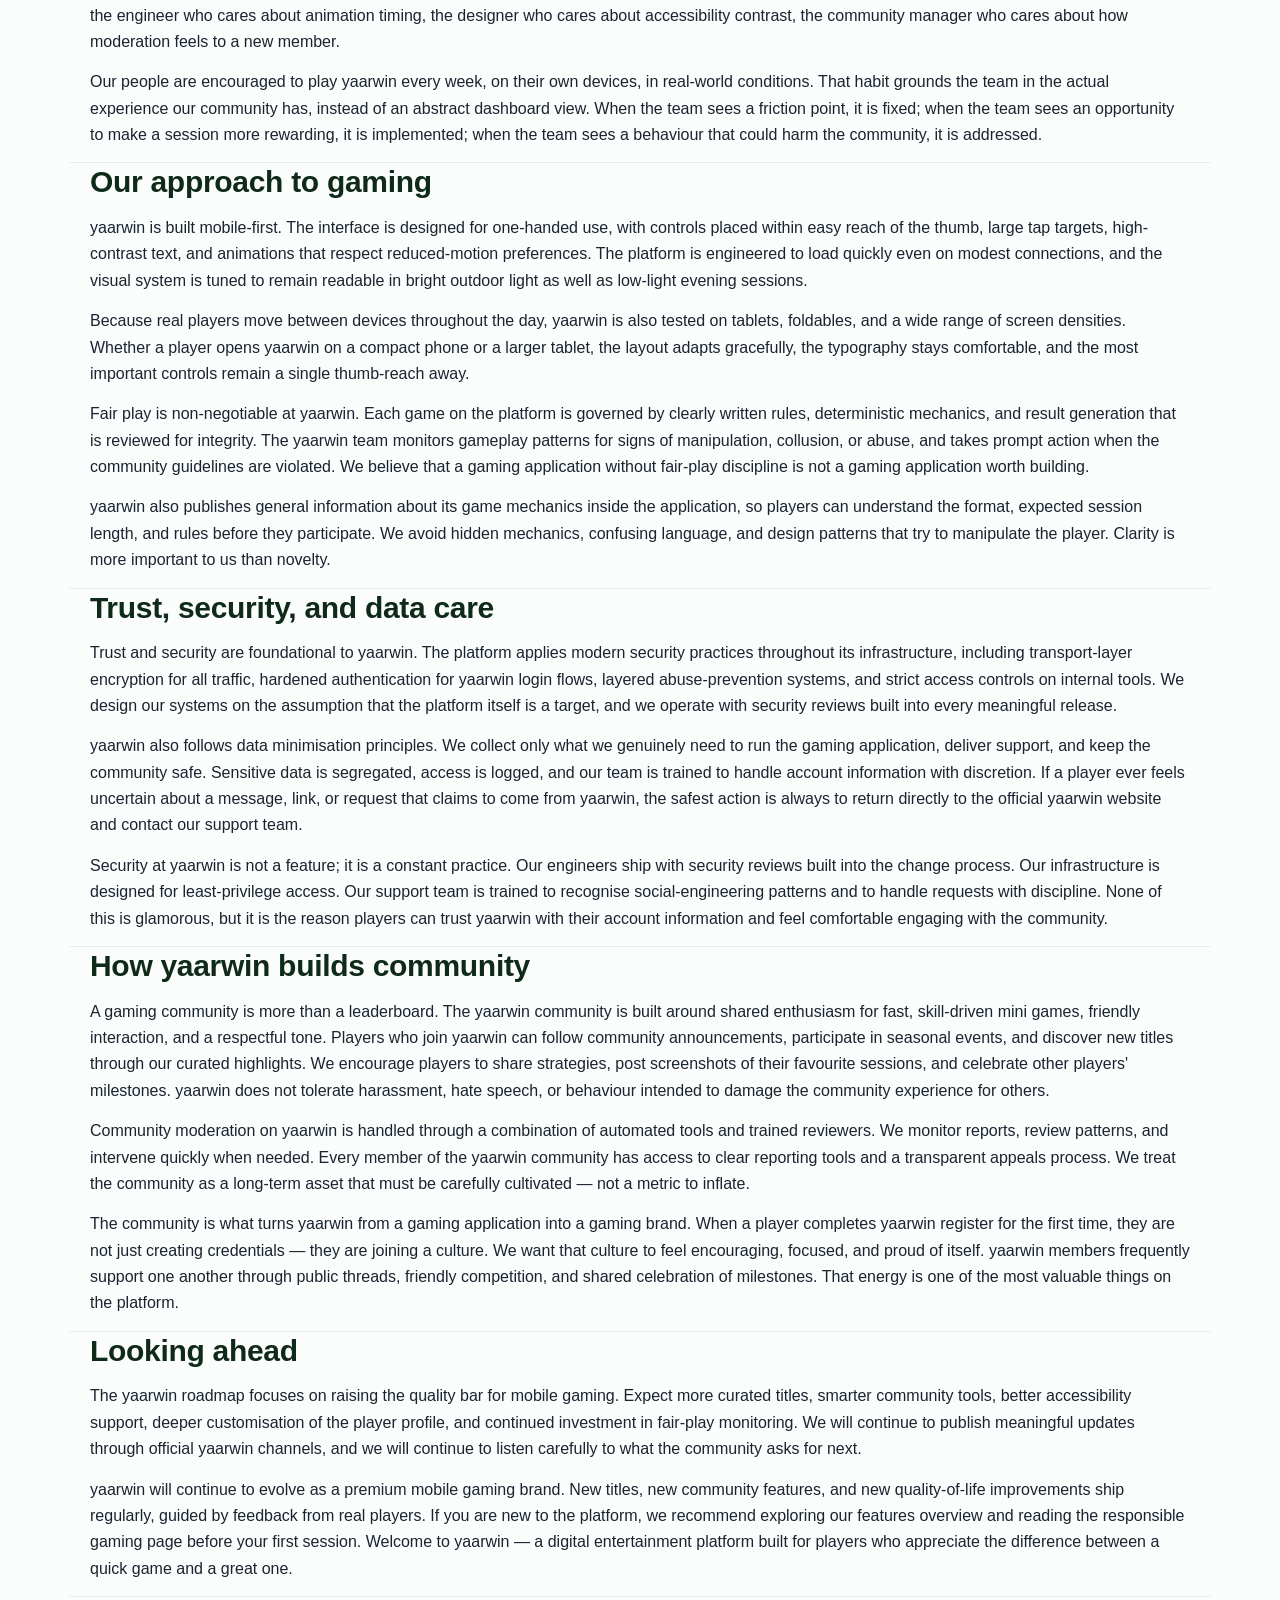
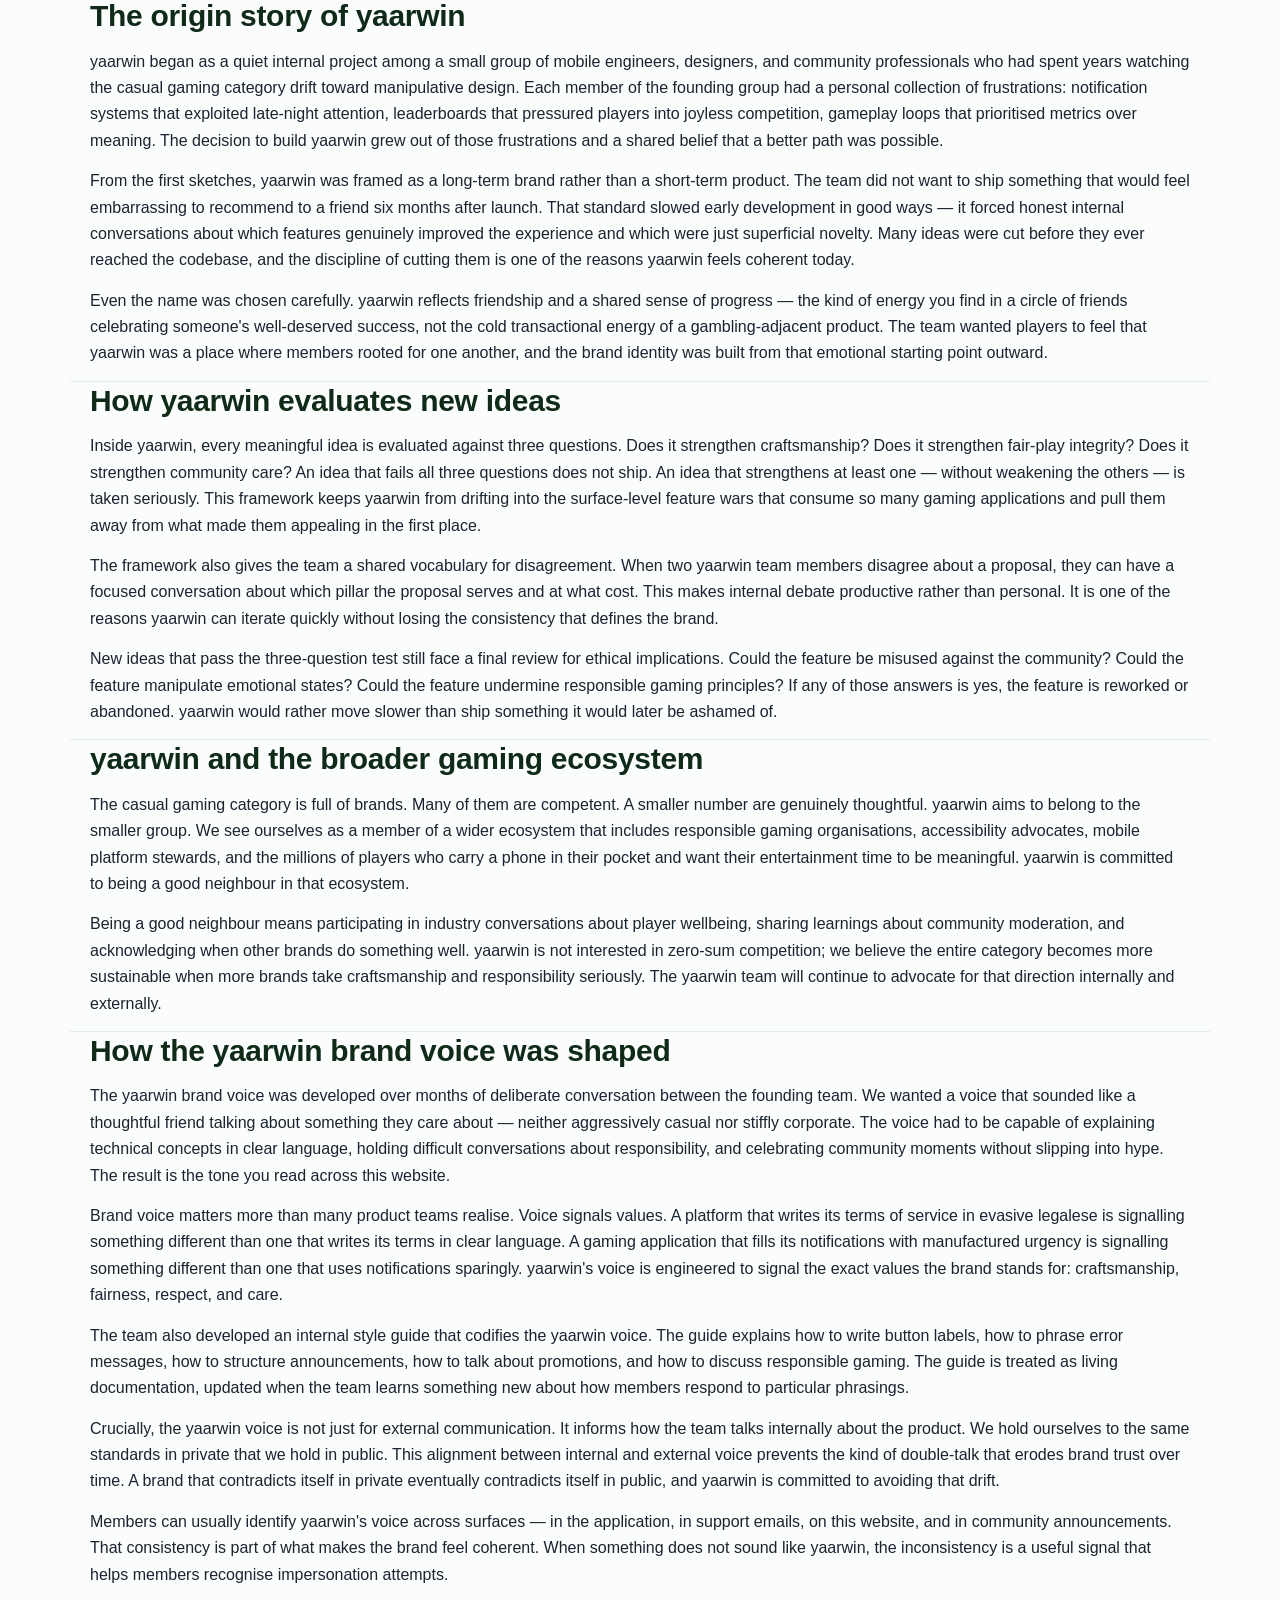
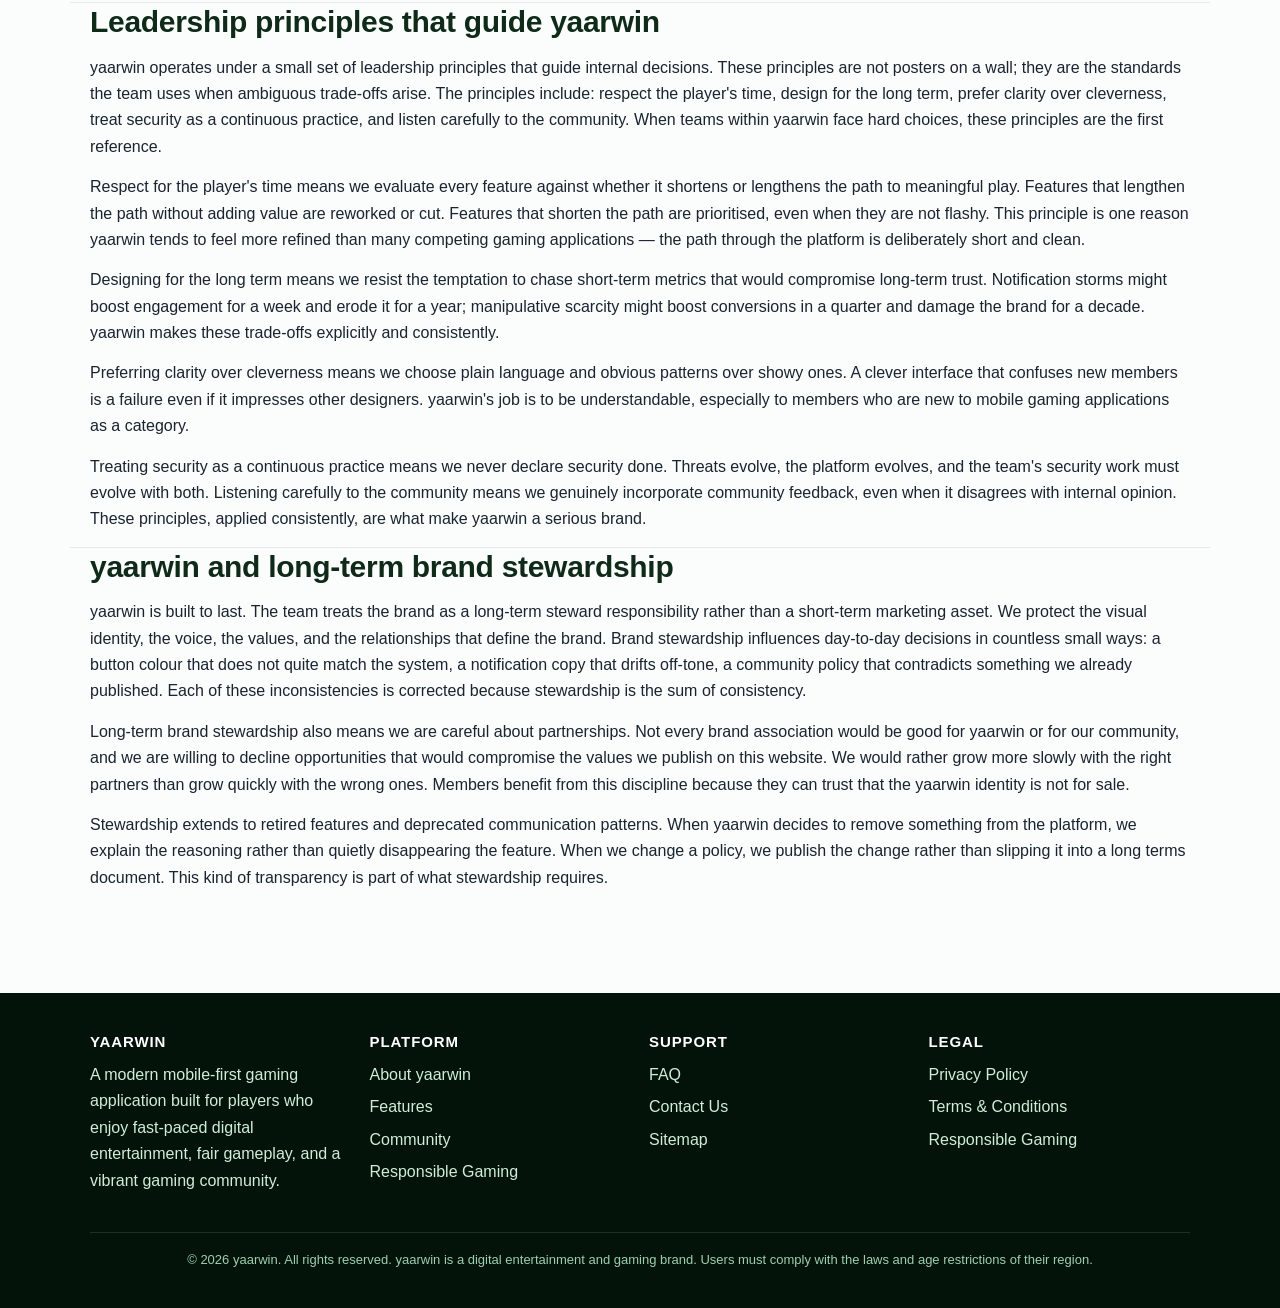
<file: about.html>
<!doctype html>
<html lang="en">
<head>
<meta charset="utf-8">
<meta name="viewport" content="width=device-width,initial-scale=1,viewport-fit=cover">
<title>About yaarwin | Mission, Vision & Story of a Modern Gaming Brand</title>
<meta name="description" content="Learn about yaarwin — a modern mobile-first gaming application built on craftsmanship, community trust, fair-play discipline and responsible digital entertainment.">
<meta name="theme-color" content="#04130a">
<meta name="robots" content="index,follow,max-image-preview:large,max-snippet:-1,max-video-preview:-1">
<meta name="author" content="yaarwin">
<link rel="canonical" href="https://yaarrwinlogin.com/about.html">
<link rel="icon" type="image/svg+xml" href="/assets/favicon.svg">
<link rel="apple-touch-icon" href="/assets/app-icon.svg">
<link rel="manifest" href="/site.webmanifest">
<link rel="preload" as="style" href="/css/styles.css">
<link rel="stylesheet" href="/css/styles.css">
<meta property="og:type" content="website">
<meta property="og:site_name" content="yaarwin">
<meta property="og:title" content="About yaarwin | Mission, Vision & Story of a Modern Gaming Brand">
<meta property="og:description" content="Learn about yaarwin — a modern mobile-first gaming application built on craftsmanship, community trust, fair-play discipline and responsible digital entertainment.">
<meta property="og:url" content="https://yaarrwinlogin.com/about.html">
<meta property="og:image" content="https://yaarrwinlogin.com/assets/app-icon.svg">
<meta name="twitter:card" content="summary_large_image">
<meta name="twitter:title" content="About yaarwin | Mission, Vision & Story of a Modern Gaming Brand">
<meta name="twitter:description" content="Learn about yaarwin — a modern mobile-first gaming application built on craftsmanship, community trust, fair-play discipline and responsible digital entertainment.">
<meta name="twitter:image" content="https://yaarrwinlogin.com/assets/app-icon.svg">
<script type="application/ld+json">{"@context":"https://schema.org","@type":"Organization","name":"yaarwin","url":"https://yaarrwinlogin.com","logo":"https://yaarrwinlogin.com/assets/app-icon.svg","sameAs":["https://yaarrwinlogin.com"],"contactPoint":{"@type":"ContactPoint","contactType":"customer support","email":"support@yaarrwinlogin.com","availableLanguage":["English","Hindi"]}}</script>
<script type="application/ld+json">{"@context":"https://schema.org","@type":"WebSite","name":"yaarwin","url":"https://yaarrwinlogin.com","potentialAction":{"@type":"SearchAction","target":"https://yaarrwinlogin.com/?s={query}","query-input":"required name=query"}}</script>
<script type="application/ld+json">{"@context":"https://schema.org","@type":"WebPage","name":"About yaarwin | Mission, Vision & Story of a Modern Gaming Brand","url":"https://yaarrwinlogin.com/about.html","description":"Learn about yaarwin \u2014 a modern mobile-first gaming application built on craftsmanship, community trust, fair-play discipline and responsible digital entertainment.","inLanguage":"en","isPartOf":{"@type":"WebSite","name":"yaarwin","url":"https://yaarrwinlogin.com"}}</script>
<script type="application/ld+json">{"@context":"https://schema.org","@type":"BreadcrumbList","itemListElement":[{"@type":"ListItem","position":1,"name":"Home","item":"https://yaarrwinlogin.com/index.html"},{"@type":"ListItem","position":2,"name":"About","item":"https://yaarrwinlogin.com/about.html"}]}</script>
</head>
<body>
<a class="skip" href="#main">Skip to main content</a>
<header class="site">
<div class="nav" role="navigation" aria-label="Primary">
<a class="brand" href="/" aria-label="yaarwin home">
<svg viewBox="0 0 240 60" aria-hidden="true" focusable="false"><defs><linearGradient id="lg1" x1="0" y1="0" x2="1" y2="0"><stop offset="0" stop-color="#eaffea"/><stop offset="1" stop-color="#9be89b"/></linearGradient><linearGradient id="lg2" x1="0" y1="0" x2="1" y2="0"><stop offset="0" stop-color="#19d34a"/><stop offset="1" stop-color="#06b03b"/></linearGradient></defs><text x="6" y="42" font-family="Inter,Arial,sans-serif" font-weight="800" font-size="38" fill="url(#lg1)">Yaar</text><text x="118" y="42" font-family="Inter,Arial,sans-serif" font-weight="800" font-size="38" fill="url(#lg2)">Win</text><path d="M10 52 Q120 70 230 46" stroke="#19d34a" stroke-width="3" fill="none" stroke-linecap="round"/></svg>
<span class="sr-only">yaarwin</span>
</a>
<button class="menu-btn" aria-expanded="false" aria-controls="primary-menu" aria-label="Toggle navigation menu">Menu</button>
<ul id="primary-menu"><li><a href="index.html">Home</a></li><li><a href="about.html" aria-current="page">About</a></li><li><a href="features.html">Features</a></li><li><a href="community.html">Community</a></li><li><a href="responsible-gaming.html">Responsible Gaming</a></li><li><a href="faq.html">FAQ</a></li><li><a href="contact.html">Contact</a></li></ul>
</div>
</header>
<nav class="breadcrumb container" aria-label="Breadcrumb"><a href="index.html">Home</a> &rsaquo; <span aria-current="page">About</span></nav>
<main id="main">

<section class="container">
<h1>About yaarwin — the story behind a modern gaming application</h1>
<p>yaarwin was born from a simple observation: most casual gaming applications treat their players like temporary visitors instead of long-term community members. The yaarwin team set out to build something different — a digital entertainment platform that respects the player from the very first tap. From our visual design language to our community guidelines, from yaarwin login to yaarwin register, every part of the platform is shaped by that founding belief.</p>
<p>yaarwin is a modern mobile-first gaming application engineered for players who want responsive gameplay, a beautifully designed interface, and a thriving gaming community in one place. Built around the idea that digital entertainment should feel premium on every device, yaarwin focuses on session quality, fair-play mechanics, transparent rules, and a smooth experience whether a player is enjoying a quick round between errands or settling in for an extended evening of skill-based gaming.</p><p>The yaarwin platform brings together short-format games, leaderboards, achievements, friendly competitions, and a respectful community culture. Every part of the application — from the moment a player completes yaarwin login, opens a yaarwin invite code, redeems a yaarwin giftcode, or completes a quick yaarwin register flow — is built to feel fast, predictable, and trustworthy. We want each visit to yaarwin to feel like opening a polished mobile game studio designed by people who actually play games.</p>
</section>

<section class="container">
<h2>Our mission</h2>
<p>The yaarwin mission is to deliver a premium, mobile-first gaming experience that players genuinely enjoy returning to. We measure success in session quality, community health, and long-term retention — not in superficial engagement tricks. We want yaarwin to be the kind of gaming application that feels good to recommend to a friend, the kind a player keeps installed for years rather than uninstalls after a week of aggressive notifications.</p>
<p>To achieve that mission, yaarwin invests in three pillars: craftsmanship in product design, integrity in fair-play systems, and care in community moderation. Every decision the team makes is filtered through these three pillars. If a proposed feature does not strengthen at least one of them, it does not ship inside yaarwin.</p>
</section>

<section class="container">
<h2>Our vision</h2>
<p>Our long-term vision is for yaarwin to be recognised as one of the most trusted modern gaming brands in its category — a name players associate with quality, fairness, and respect. We see a future in which mobile gaming applications are evaluated not only on how flashy they look, but on how honestly they behave. yaarwin wants to be on the right side of that shift in the industry.</p>
<p>The vision also extends to the community. We imagine yaarwin as a place where players from different backgrounds can come together around short, skill-driven games, where leaderboards celebrate genuine effort, and where success is shared. The platform should feel like a well-run gaming lounge, not a noisy arcade competing for attention through manipulation.</p>
</section>

<section class="container">
<h2>What yaarwin is — and what it isn't</h2>
<p>yaarwin is a gaming application. It is a digital entertainment platform. It is a skill-based gaming experience. It is a competitive gaming community. It is a modern gaming ecosystem built for the mobile era. These are the words the team uses internally, and they are the words you will see across this website.</p>
<p>yaarwin is not an investment platform. It is not a financial product. It is not a guaranteed earnings scheme. It is not a way to bypass the realities of life. We deliberately avoid that kind of framing because we believe responsible gaming brands must be precise about what they offer. yaarwin offers entertainment, community, and the satisfaction of well-designed gameplay. Players who arrive expecting more than that are pointed to our responsible gaming page so they can recalibrate before engaging with the platform.</p>
<p>Quality in modern gaming is not just about graphics or speed; it is about how the entire experience holds together. yaarwin treats each tap, each animation, each result screen, and each notification as part of a larger commitment to craftsmanship. We believe a gaming application earns trust by repeating small, honest behaviours over thousands of sessions. That is why yaarwin invests in disciplined engineering, careful UX writing, accessible color choices, predictable session timing, and clearly worded rules across the platform.</p><p>The yaarwin team approaches digital entertainment as a long-term relationship between the brand and its players. New features only ship when they pass internal quality reviews. Notifications are designed to inform, never to pressure. Result screens are written to be neutral and clear. This is the kind of detail that defines a real gaming platform — and it is the standard yaarwin holds itself to with every release.</p>
</section>

<section class="container">
<h2>The team behind yaarwin</h2>
<p>yaarwin is built by a small, focused product team that combines mobile engineers, designers, community professionals, and player-experience researchers. The team is intentionally cross-disciplinary because we believe the best gaming applications come from people who can hold many perspectives at once: the engineer who cares about animation timing, the designer who cares about accessibility contrast, the community manager who cares about how moderation feels to a new member.</p>
<p>Our people are encouraged to play yaarwin every week, on their own devices, in real-world conditions. That habit grounds the team in the actual experience our community has, instead of an abstract dashboard view. When the team sees a friction point, it is fixed; when the team sees an opportunity to make a session more rewarding, it is implemented; when the team sees a behaviour that could harm the community, it is addressed.</p>
</section>

<section class="container">
<h2>Our approach to gaming</h2>
<p>yaarwin is built mobile-first. The interface is designed for one-handed use, with controls placed within easy reach of the thumb, large tap targets, high-contrast text, and animations that respect reduced-motion preferences. The platform is engineered to load quickly even on modest connections, and the visual system is tuned to remain readable in bright outdoor light as well as low-light evening sessions.</p><p>Because real players move between devices throughout the day, yaarwin is also tested on tablets, foldables, and a wide range of screen densities. Whether a player opens yaarwin on a compact phone or a larger tablet, the layout adapts gracefully, the typography stays comfortable, and the most important controls remain a single thumb-reach away.</p>
<p>Fair play is non-negotiable at yaarwin. Each game on the platform is governed by clearly written rules, deterministic mechanics, and result generation that is reviewed for integrity. The yaarwin team monitors gameplay patterns for signs of manipulation, collusion, or abuse, and takes prompt action when the community guidelines are violated. We believe that a gaming application without fair-play discipline is not a gaming application worth building.</p><p>yaarwin also publishes general information about its game mechanics inside the application, so players can understand the format, expected session length, and rules before they participate. We avoid hidden mechanics, confusing language, and design patterns that try to manipulate the player. Clarity is more important to us than novelty.</p>
</section>

<section class="container">
<h2>Trust, security, and data care</h2>
<p>Trust and security are foundational to yaarwin. The platform applies modern security practices throughout its infrastructure, including transport-layer encryption for all traffic, hardened authentication for yaarwin login flows, layered abuse-prevention systems, and strict access controls on internal tools. We design our systems on the assumption that the platform itself is a target, and we operate with security reviews built into every meaningful release.</p><p>yaarwin also follows data minimisation principles. We collect only what we genuinely need to run the gaming application, deliver support, and keep the community safe. Sensitive data is segregated, access is logged, and our team is trained to handle account information with discretion. If a player ever feels uncertain about a message, link, or request that claims to come from yaarwin, the safest action is always to return directly to the official yaarwin website and contact our support team.</p>
<p>Security at yaarwin is not a feature; it is a constant practice. Our engineers ship with security reviews built into the change process. Our infrastructure is designed for least-privilege access. Our support team is trained to recognise social-engineering patterns and to handle requests with discipline. None of this is glamorous, but it is the reason players can trust yaarwin with their account information and feel comfortable engaging with the community.</p>
</section>

<section class="container">
<h2>How yaarwin builds community</h2>
<p>A gaming community is more than a leaderboard. The yaarwin community is built around shared enthusiasm for fast, skill-driven mini games, friendly interaction, and a respectful tone. Players who join yaarwin can follow community announcements, participate in seasonal events, and discover new titles through our curated highlights. We encourage players to share strategies, post screenshots of their favourite sessions, and celebrate other players' milestones. yaarwin does not tolerate harassment, hate speech, or behaviour intended to damage the community experience for others.</p><p>Community moderation on yaarwin is handled through a combination of automated tools and trained reviewers. We monitor reports, review patterns, and intervene quickly when needed. Every member of the yaarwin community has access to clear reporting tools and a transparent appeals process. We treat the community as a long-term asset that must be carefully cultivated — not a metric to inflate.</p>
<p>The community is what turns yaarwin from a gaming application into a gaming brand. When a player completes yaarwin register for the first time, they are not just creating credentials — they are joining a culture. We want that culture to feel encouraging, focused, and proud of itself. yaarwin members frequently support one another through public threads, friendly competition, and shared celebration of milestones. That energy is one of the most valuable things on the platform.</p>
</section>

<section class="container">
<h2>Looking ahead</h2>
<p>The yaarwin roadmap focuses on raising the quality bar for mobile gaming. Expect more curated titles, smarter community tools, better accessibility support, deeper customisation of the player profile, and continued investment in fair-play monitoring. We will continue to publish meaningful updates through official yaarwin channels, and we will continue to listen carefully to what the community asks for next.</p>
<p>yaarwin will continue to evolve as a premium mobile gaming brand. New titles, new community features, and new quality-of-life improvements ship regularly, guided by feedback from real players. If you are new to the platform, we recommend exploring our features overview and reading the responsible gaming page before your first session. Welcome to yaarwin — a digital entertainment platform built for players who appreciate the difference between a quick game and a great one.</p>
</section>

<section class="container"><h2>The origin story of yaarwin</h2><p>yaarwin began as a quiet internal project among a small group of mobile engineers, designers, and community professionals who had spent years watching the casual gaming category drift toward manipulative design. Each member of the founding group had a personal collection of frustrations: notification systems that exploited late-night attention, leaderboards that pressured players into joyless competition, gameplay loops that prioritised metrics over meaning. The decision to build yaarwin grew out of those frustrations and a shared belief that a better path was possible.</p><p>From the first sketches, yaarwin was framed as a long-term brand rather than a short-term product. The team did not want to ship something that would feel embarrassing to recommend to a friend six months after launch. That standard slowed early development in good ways — it forced honest internal conversations about which features genuinely improved the experience and which were just superficial novelty. Many ideas were cut before they ever reached the codebase, and the discipline of cutting them is one of the reasons yaarwin feels coherent today.</p><p>Even the name was chosen carefully. yaarwin reflects friendship and a shared sense of progress — the kind of energy you find in a circle of friends celebrating someone's well-deserved success, not the cold transactional energy of a gambling-adjacent product. The team wanted players to feel that yaarwin was a place where members rooted for one another, and the brand identity was built from that emotional starting point outward.</p></section>
<section class="container"><h2>How yaarwin evaluates new ideas</h2><p>Inside yaarwin, every meaningful idea is evaluated against three questions. Does it strengthen craftsmanship? Does it strengthen fair-play integrity? Does it strengthen community care? An idea that fails all three questions does not ship. An idea that strengthens at least one — without weakening the others — is taken seriously. This framework keeps yaarwin from drifting into the surface-level feature wars that consume so many gaming applications and pull them away from what made them appealing in the first place.</p><p>The framework also gives the team a shared vocabulary for disagreement. When two yaarwin team members disagree about a proposal, they can have a focused conversation about which pillar the proposal serves and at what cost. This makes internal debate productive rather than personal. It is one of the reasons yaarwin can iterate quickly without losing the consistency that defines the brand.</p><p>New ideas that pass the three-question test still face a final review for ethical implications. Could the feature be misused against the community? Could the feature manipulate emotional states? Could the feature undermine responsible gaming principles? If any of those answers is yes, the feature is reworked or abandoned. yaarwin would rather move slower than ship something it would later be ashamed of.</p></section>
<section class="container"><h2>yaarwin and the broader gaming ecosystem</h2><p>The casual gaming category is full of brands. Many of them are competent. A smaller number are genuinely thoughtful. yaarwin aims to belong to the smaller group. We see ourselves as a member of a wider ecosystem that includes responsible gaming organisations, accessibility advocates, mobile platform stewards, and the millions of players who carry a phone in their pocket and want their entertainment time to be meaningful. yaarwin is committed to being a good neighbour in that ecosystem.</p><p>Being a good neighbour means participating in industry conversations about player wellbeing, sharing learnings about community moderation, and acknowledging when other brands do something well. yaarwin is not interested in zero-sum competition; we believe the entire category becomes more sustainable when more brands take craftsmanship and responsibility seriously. The yaarwin team will continue to advocate for that direction internally and externally.</p></section>
<section class="container"><h2>How the yaarwin brand voice was shaped</h2><p>The yaarwin brand voice was developed over months of deliberate conversation between the founding team. We wanted a voice that sounded like a thoughtful friend talking about something they care about — neither aggressively casual nor stiffly corporate. The voice had to be capable of explaining technical concepts in clear language, holding difficult conversations about responsibility, and celebrating community moments without slipping into hype. The result is the tone you read across this website.</p><p>Brand voice matters more than many product teams realise. Voice signals values. A platform that writes its terms of service in evasive legalese is signalling something different than one that writes its terms in clear language. A gaming application that fills its notifications with manufactured urgency is signalling something different than one that uses notifications sparingly. yaarwin's voice is engineered to signal the exact values the brand stands for: craftsmanship, fairness, respect, and care.</p><p>The team also developed an internal style guide that codifies the yaarwin voice. The guide explains how to write button labels, how to phrase error messages, how to structure announcements, how to talk about promotions, and how to discuss responsible gaming. The guide is treated as living documentation, updated when the team learns something new about how members respond to particular phrasings.</p><p>Crucially, the yaarwin voice is not just for external communication. It informs how the team talks internally about the product. We hold ourselves to the same standards in private that we hold in public. This alignment between internal and external voice prevents the kind of double-talk that erodes brand trust over time. A brand that contradicts itself in private eventually contradicts itself in public, and yaarwin is committed to avoiding that drift.</p><p>Members can usually identify yaarwin's voice across surfaces — in the application, in support emails, on this website, and in community announcements. That consistency is part of what makes the brand feel coherent. When something does not sound like yaarwin, the inconsistency is a useful signal that helps members recognise impersonation attempts.</p></section>
<section class="container"><h2>Leadership principles that guide yaarwin</h2><p>yaarwin operates under a small set of leadership principles that guide internal decisions. These principles are not posters on a wall; they are the standards the team uses when ambiguous trade-offs arise. The principles include: respect the player's time, design for the long term, prefer clarity over cleverness, treat security as a continuous practice, and listen carefully to the community. When teams within yaarwin face hard choices, these principles are the first reference.</p><p>Respect for the player's time means we evaluate every feature against whether it shortens or lengthens the path to meaningful play. Features that lengthen the path without adding value are reworked or cut. Features that shorten the path are prioritised, even when they are not flashy. This principle is one reason yaarwin tends to feel more refined than many competing gaming applications — the path through the platform is deliberately short and clean.</p><p>Designing for the long term means we resist the temptation to chase short-term metrics that would compromise long-term trust. Notification storms might boost engagement for a week and erode it for a year; manipulative scarcity might boost conversions in a quarter and damage the brand for a decade. yaarwin makes these trade-offs explicitly and consistently.</p><p>Preferring clarity over cleverness means we choose plain language and obvious patterns over showy ones. A clever interface that confuses new members is a failure even if it impresses other designers. yaarwin's job is to be understandable, especially to members who are new to mobile gaming applications as a category.</p><p>Treating security as a continuous practice means we never declare security done. Threats evolve, the platform evolves, and the team's security work must evolve with both. Listening carefully to the community means we genuinely incorporate community feedback, even when it disagrees with internal opinion. These principles, applied consistently, are what make yaarwin a serious brand.</p></section>
<section class="container"><h2>yaarwin and long-term brand stewardship</h2><p>yaarwin is built to last. The team treats the brand as a long-term steward responsibility rather than a short-term marketing asset. We protect the visual identity, the voice, the values, and the relationships that define the brand. Brand stewardship influences day-to-day decisions in countless small ways: a button colour that does not quite match the system, a notification copy that drifts off-tone, a community policy that contradicts something we already published. Each of these inconsistencies is corrected because stewardship is the sum of consistency.</p><p>Long-term brand stewardship also means we are careful about partnerships. Not every brand association would be good for yaarwin or for our community, and we are willing to decline opportunities that would compromise the values we publish on this website. We would rather grow more slowly with the right partners than grow quickly with the wrong ones. Members benefit from this discipline because they can trust that the yaarwin identity is not for sale.</p><p>Stewardship extends to retired features and deprecated communication patterns. When yaarwin decides to remove something from the platform, we explain the reasoning rather than quietly disappearing the feature. When we change a policy, we publish the change rather than slipping it into a long terms document. This kind of transparency is part of what stewardship requires.</p></section>
</main>
<footer class="site">
<div class="container">
<div class="grid">
<div>
<h4>yaarwin</h4>
<p>A modern mobile-first gaming application built for players who enjoy fast-paced digital entertainment, fair gameplay, and a vibrant gaming community.</p>
</div>
<div>
<h4>Platform</h4>
<ul style="list-style:none;padding:0">
<li><a href="/about.html">About yaarwin</a></li>
<li><a href="/features.html">Features</a></li>
<li><a href="/community.html">Community</a></li>
<li><a href="/responsible-gaming.html">Responsible Gaming</a></li>
</ul>
</div>
<div>
<h4>Support</h4>
<ul style="list-style:none;padding:0">
<li><a href="/faq.html">FAQ</a></li>
<li><a href="/contact.html">Contact Us</a></li>
<li><a href="/sitemap.html">Sitemap</a></li>
</ul>
</div>
<div>
<h4>Legal</h4>
<ul style="list-style:none;padding:0">
<li><a href="/privacy.html">Privacy Policy</a></li>
<li><a href="/terms.html">Terms &amp; Conditions</a></li>
<li><a href="/responsible-gaming.html">Responsible Gaming</a></li>
</ul>
</div>
</div>
<p class="legal">&copy; 2026 yaarwin. All rights reserved. yaarwin is a digital entertainment and gaming brand. Users must comply with the laws and age restrictions of their region.</p>
</div>
</footer>
<script src="/js/main.js" defer></script>
</body>
</html>
</file>
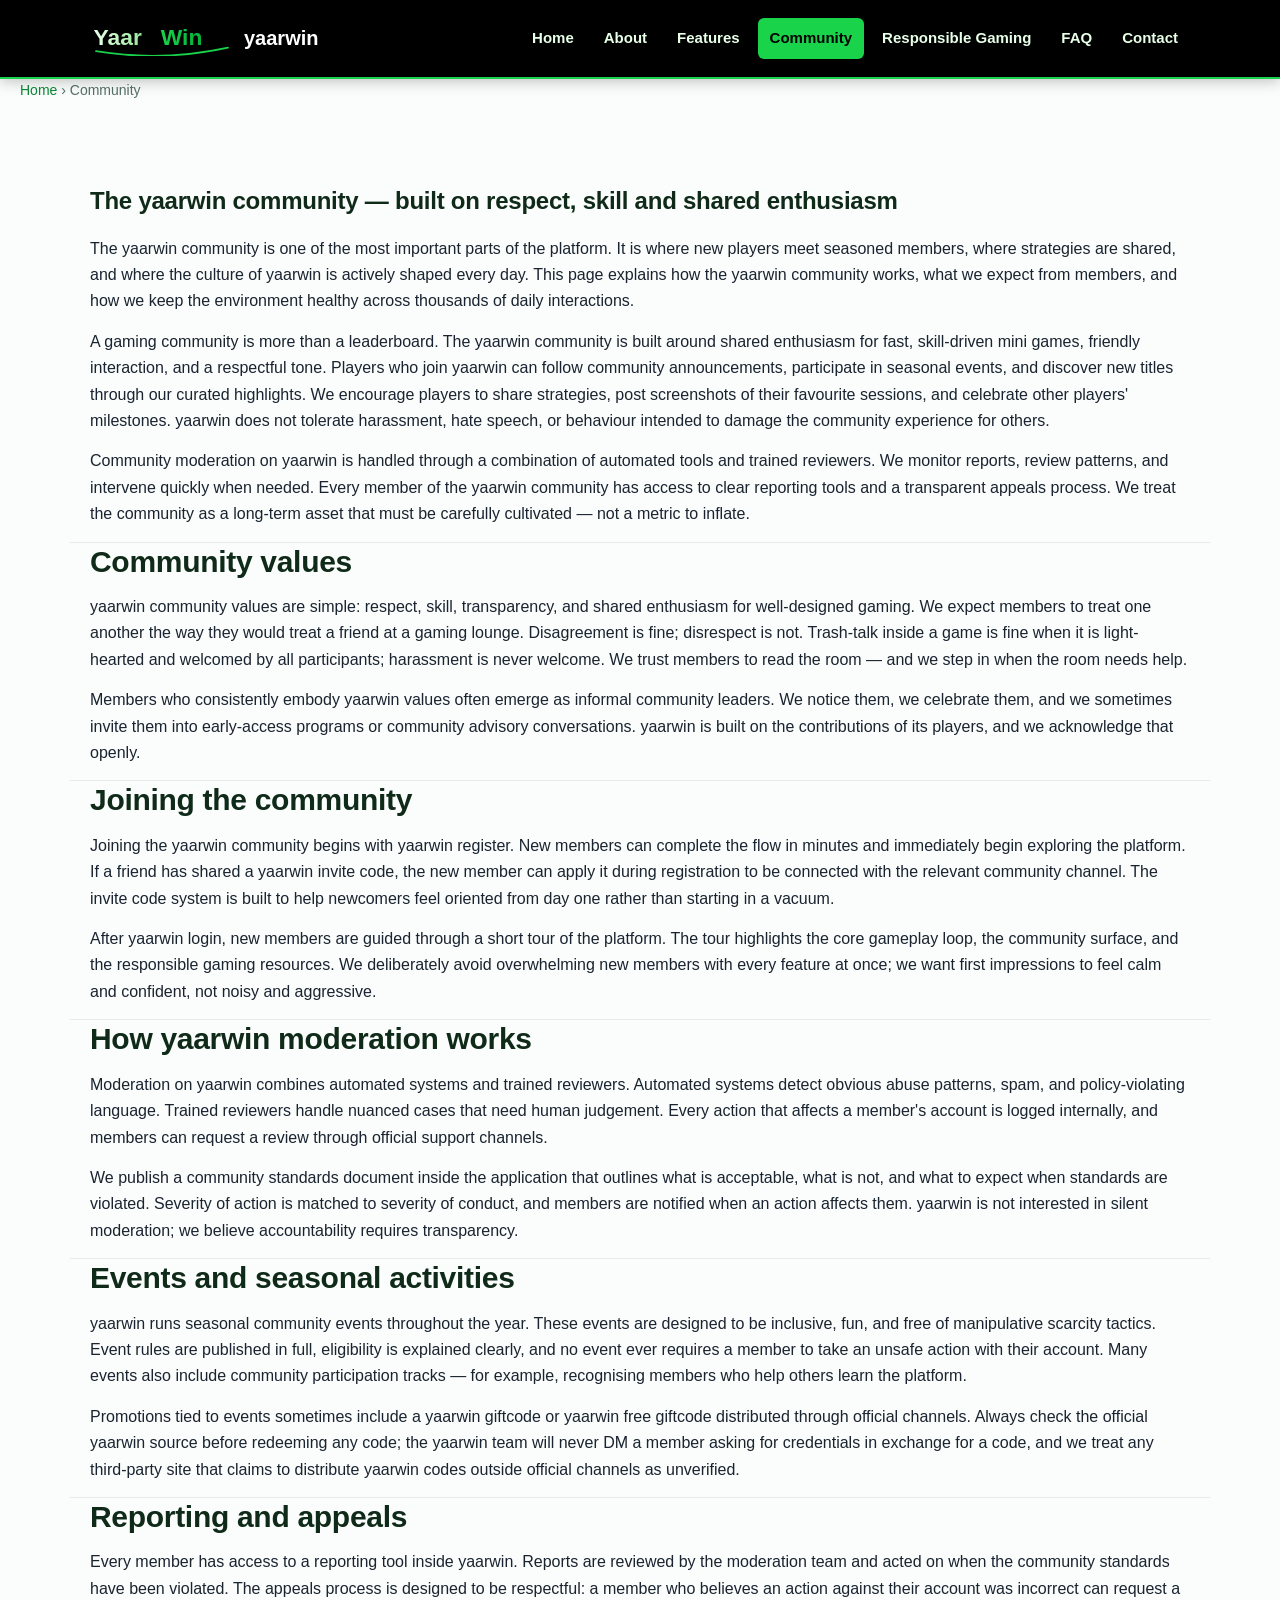
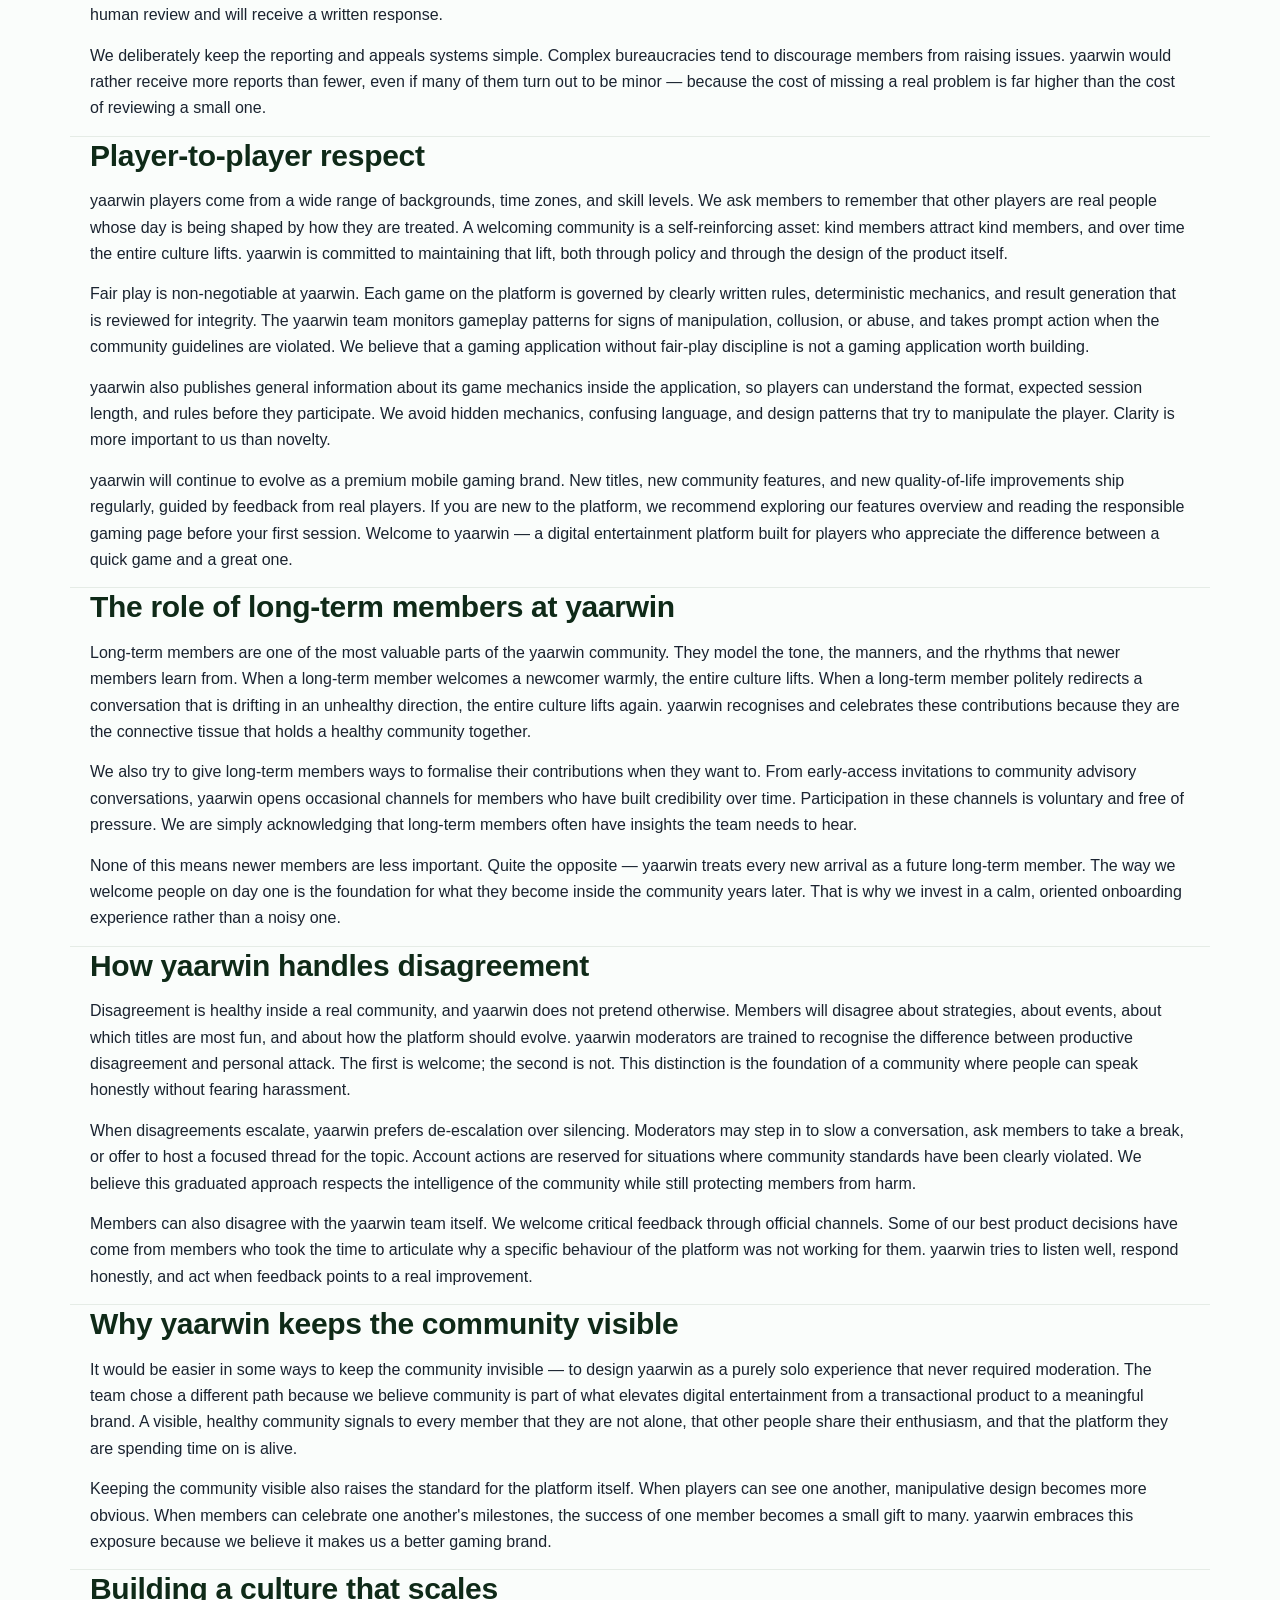
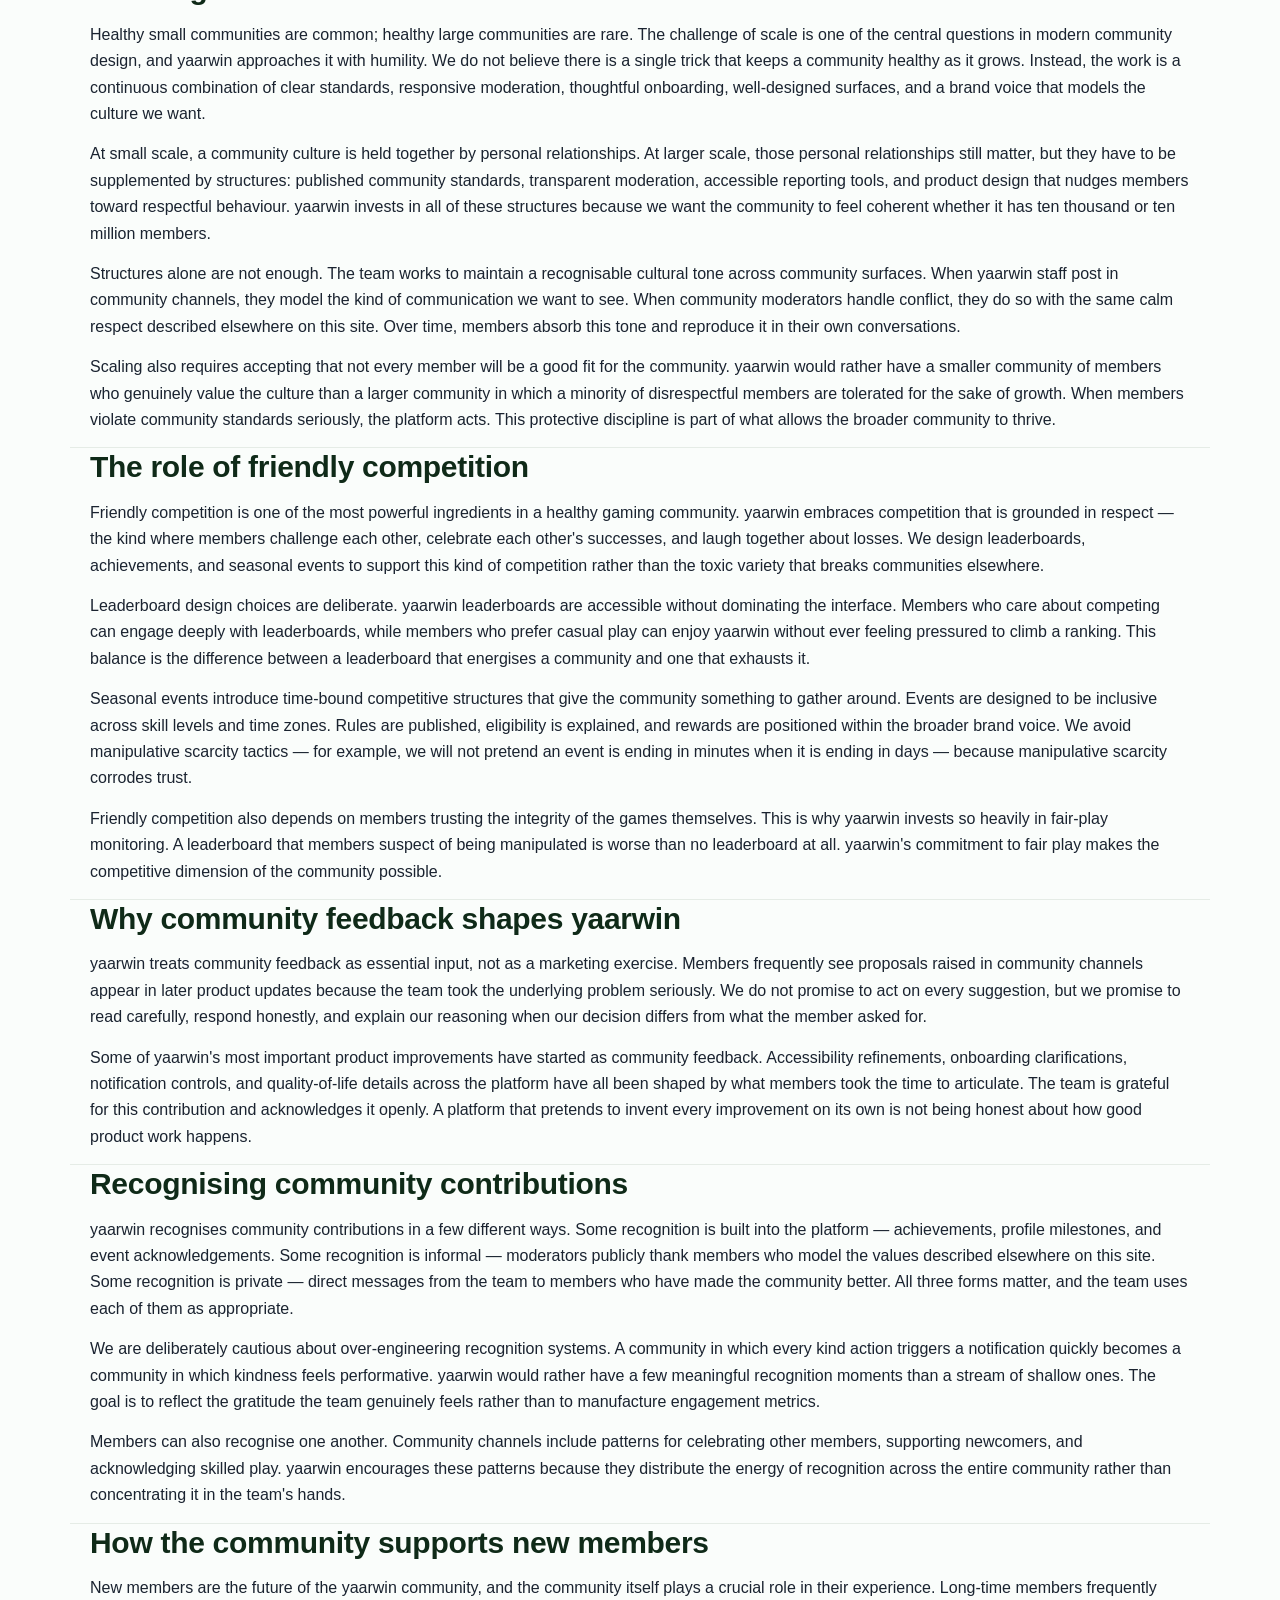
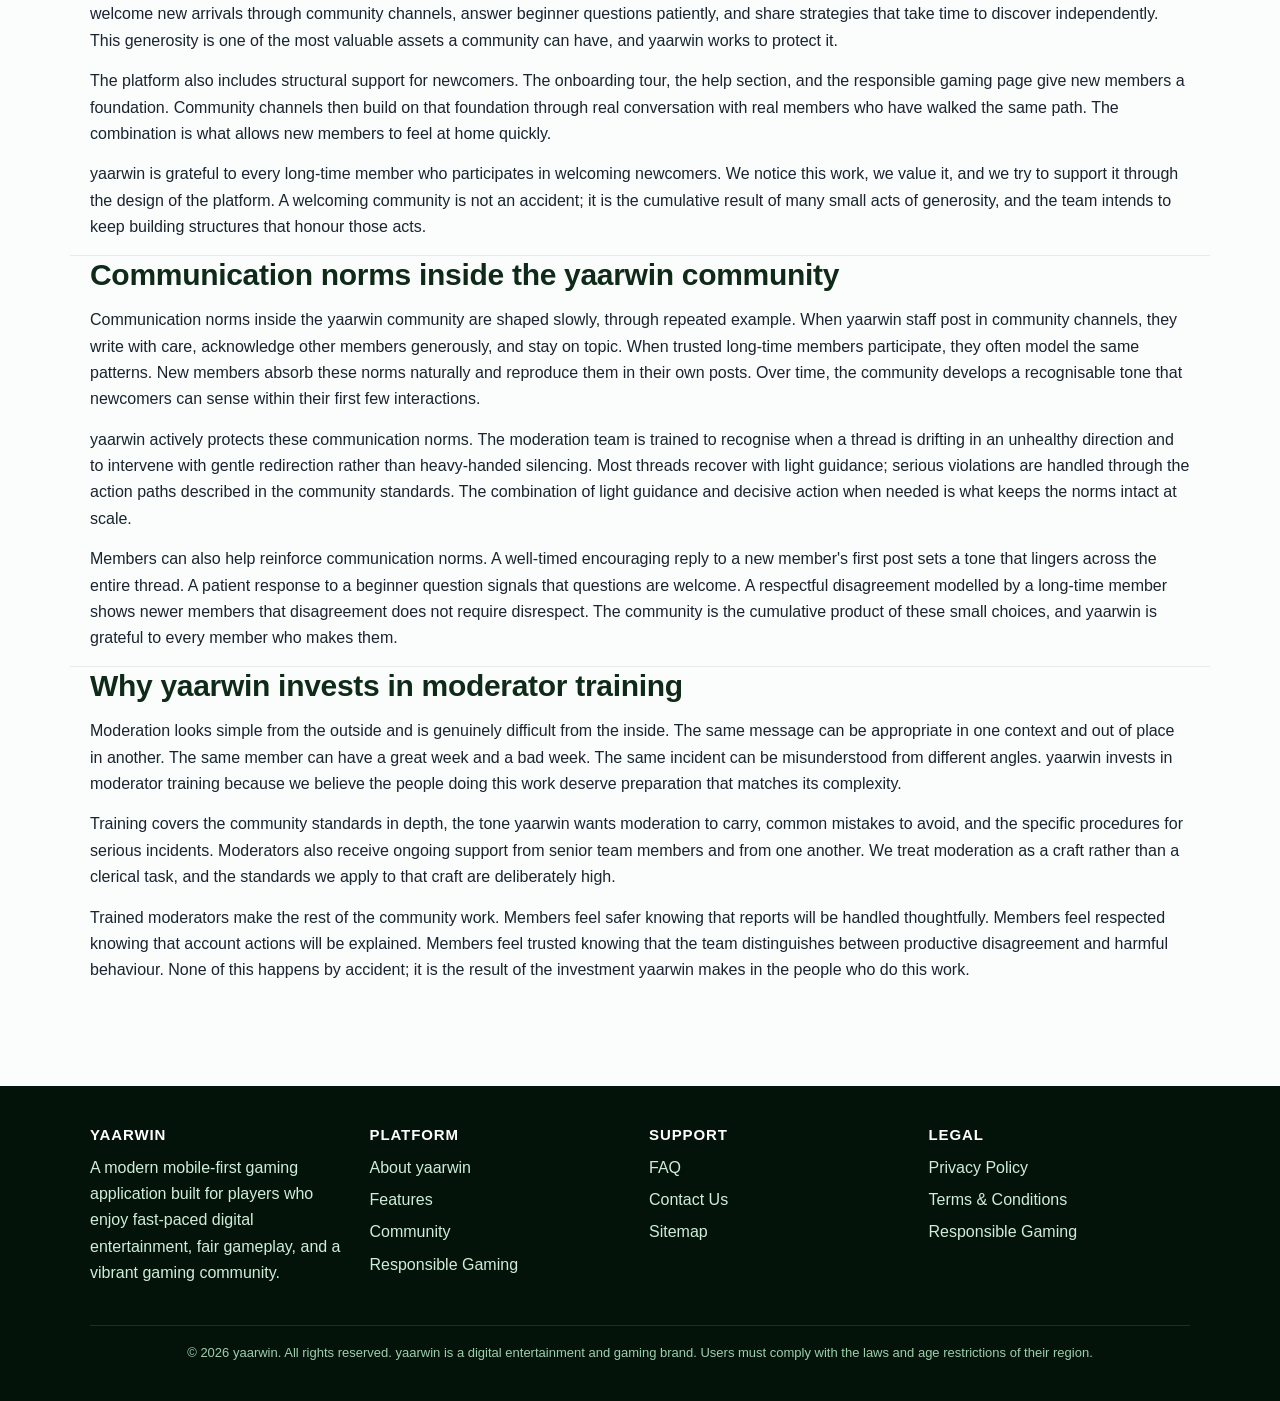
<file: community.html>
<!doctype html>
<html lang="en">
<head>
<meta charset="utf-8">
<meta name="viewport" content="width=device-width,initial-scale=1,viewport-fit=cover">
<title>yaarwin Community | Respectful Players, Events & Fair-Play Culture</title>
<meta name="description" content="Discover the yaarwin community — values, moderation, events and the player-first culture that defines this modern mobile gaming platform.">
<meta name="theme-color" content="#04130a">
<meta name="robots" content="index,follow,max-image-preview:large,max-snippet:-1,max-video-preview:-1">
<meta name="author" content="yaarwin">
<link rel="canonical" href="https://yaarrwinlogin.com/community.html">
<link rel="icon" type="image/svg+xml" href="/assets/favicon.svg">
<link rel="apple-touch-icon" href="/assets/app-icon.svg">
<link rel="manifest" href="/site.webmanifest">
<link rel="preload" as="style" href="/css/styles.css">
<link rel="stylesheet" href="/css/styles.css">
<meta property="og:type" content="website">
<meta property="og:site_name" content="yaarwin">
<meta property="og:title" content="yaarwin Community | Respectful Players, Events & Fair-Play Culture">
<meta property="og:description" content="Discover the yaarwin community — values, moderation, events and the player-first culture that defines this modern mobile gaming platform.">
<meta property="og:url" content="https://yaarrwinlogin.com/community.html">
<meta property="og:image" content="https://yaarrwinlogin.com/assets/app-icon.svg">
<meta name="twitter:card" content="summary_large_image">
<meta name="twitter:title" content="yaarwin Community | Respectful Players, Events & Fair-Play Culture">
<meta name="twitter:description" content="Discover the yaarwin community — values, moderation, events and the player-first culture that defines this modern mobile gaming platform.">
<meta name="twitter:image" content="https://yaarrwinlogin.com/assets/app-icon.svg">
<script type="application/ld+json">{"@context":"https://schema.org","@type":"Organization","name":"yaarwin","url":"https://yaarrwinlogin.com","logo":"https://yaarrwinlogin.com/assets/app-icon.svg","sameAs":["https://yaarrwinlogin.com"],"contactPoint":{"@type":"ContactPoint","contactType":"customer support","email":"support@yaarrwinlogin.com","availableLanguage":["English","Hindi"]}}</script>
<script type="application/ld+json">{"@context":"https://schema.org","@type":"WebSite","name":"yaarwin","url":"https://yaarrwinlogin.com","potentialAction":{"@type":"SearchAction","target":"https://yaarrwinlogin.com/?s={query}","query-input":"required name=query"}}</script>
<script type="application/ld+json">{"@context":"https://schema.org","@type":"WebPage","name":"yaarwin Community | Respectful Players, Events & Fair-Play Culture","url":"https://yaarrwinlogin.com/community.html","description":"Discover the yaarwin community \u2014 values, moderation, events and the player-first culture that defines this modern mobile gaming platform.","inLanguage":"en","isPartOf":{"@type":"WebSite","name":"yaarwin","url":"https://yaarrwinlogin.com"}}</script>
<script type="application/ld+json">{"@context":"https://schema.org","@type":"BreadcrumbList","itemListElement":[{"@type":"ListItem","position":1,"name":"Home","item":"https://yaarrwinlogin.com/index.html"},{"@type":"ListItem","position":2,"name":"Community","item":"https://yaarrwinlogin.com/community.html"}]}</script>
</head>
<body>
<a class="skip" href="#main">Skip to main content</a>
<header class="site">
<div class="nav" role="navigation" aria-label="Primary">
<a class="brand" href="/" aria-label="yaarwin home">
<svg viewBox="0 0 240 60" aria-hidden="true" focusable="false"><defs><linearGradient id="lg1" x1="0" y1="0" x2="1" y2="0"><stop offset="0" stop-color="#eaffea"/><stop offset="1" stop-color="#9be89b"/></linearGradient><linearGradient id="lg2" x1="0" y1="0" x2="1" y2="0"><stop offset="0" stop-color="#19d34a"/><stop offset="1" stop-color="#06b03b"/></linearGradient></defs><text x="6" y="42" font-family="Inter,Arial,sans-serif" font-weight="800" font-size="38" fill="url(#lg1)">Yaar</text><text x="118" y="42" font-family="Inter,Arial,sans-serif" font-weight="800" font-size="38" fill="url(#lg2)">Win</text><path d="M10 52 Q120 70 230 46" stroke="#19d34a" stroke-width="3" fill="none" stroke-linecap="round"/></svg>
<span class="sr-only">yaarwin</span>
</a>
<button class="menu-btn" aria-expanded="false" aria-controls="primary-menu" aria-label="Toggle navigation menu">Menu</button>
<ul id="primary-menu"><li><a href="index.html">Home</a></li><li><a href="about.html">About</a></li><li><a href="features.html">Features</a></li><li><a href="community.html" aria-current="page">Community</a></li><li><a href="responsible-gaming.html">Responsible Gaming</a></li><li><a href="faq.html">FAQ</a></li><li><a href="contact.html">Contact</a></li></ul>
</div>
</header>
<nav class="breadcrumb container" aria-label="Breadcrumb"><a href="index.html">Home</a> &rsaquo; <span aria-current="page">Community</span></nav>
<main id="main">

<section class="container">
<h1>The yaarwin community — built on respect, skill and shared enthusiasm</h1>
<p>The yaarwin community is one of the most important parts of the platform. It is where new players meet seasoned members, where strategies are shared, and where the culture of yaarwin is actively shaped every day. This page explains how the yaarwin community works, what we expect from members, and how we keep the environment healthy across thousands of daily interactions.</p>
<p>A gaming community is more than a leaderboard. The yaarwin community is built around shared enthusiasm for fast, skill-driven mini games, friendly interaction, and a respectful tone. Players who join yaarwin can follow community announcements, participate in seasonal events, and discover new titles through our curated highlights. We encourage players to share strategies, post screenshots of their favourite sessions, and celebrate other players' milestones. yaarwin does not tolerate harassment, hate speech, or behaviour intended to damage the community experience for others.</p><p>Community moderation on yaarwin is handled through a combination of automated tools and trained reviewers. We monitor reports, review patterns, and intervene quickly when needed. Every member of the yaarwin community has access to clear reporting tools and a transparent appeals process. We treat the community as a long-term asset that must be carefully cultivated — not a metric to inflate.</p>
</section>

<section class="container">
<h2>Community values</h2>
<p>yaarwin community values are simple: respect, skill, transparency, and shared enthusiasm for well-designed gaming. We expect members to treat one another the way they would treat a friend at a gaming lounge. Disagreement is fine; disrespect is not. Trash-talk inside a game is fine when it is light-hearted and welcomed by all participants; harassment is never welcome. We trust members to read the room — and we step in when the room needs help.</p>
<p>Members who consistently embody yaarwin values often emerge as informal community leaders. We notice them, we celebrate them, and we sometimes invite them into early-access programs or community advisory conversations. yaarwin is built on the contributions of its players, and we acknowledge that openly.</p>
</section>

<section class="container">
<h2>Joining the community</h2>
<p>Joining the yaarwin community begins with yaarwin register. New members can complete the flow in minutes and immediately begin exploring the platform. If a friend has shared a yaarwin invite code, the new member can apply it during registration to be connected with the relevant community channel. The invite code system is built to help newcomers feel oriented from day one rather than starting in a vacuum.</p>
<p>After yaarwin login, new members are guided through a short tour of the platform. The tour highlights the core gameplay loop, the community surface, and the responsible gaming resources. We deliberately avoid overwhelming new members with every feature at once; we want first impressions to feel calm and confident, not noisy and aggressive.</p>
</section>

<section class="container">
<h2>How yaarwin moderation works</h2>
<p>Moderation on yaarwin combines automated systems and trained reviewers. Automated systems detect obvious abuse patterns, spam, and policy-violating language. Trained reviewers handle nuanced cases that need human judgement. Every action that affects a member's account is logged internally, and members can request a review through official support channels.</p>
<p>We publish a community standards document inside the application that outlines what is acceptable, what is not, and what to expect when standards are violated. Severity of action is matched to severity of conduct, and members are notified when an action affects them. yaarwin is not interested in silent moderation; we believe accountability requires transparency.</p>
</section>

<section class="container">
<h2>Events and seasonal activities</h2>
<p>yaarwin runs seasonal community events throughout the year. These events are designed to be inclusive, fun, and free of manipulative scarcity tactics. Event rules are published in full, eligibility is explained clearly, and no event ever requires a member to take an unsafe action with their account. Many events also include community participation tracks — for example, recognising members who help others learn the platform.</p>
<p>Promotions tied to events sometimes include a yaarwin giftcode or yaarwin free giftcode distributed through official channels. Always check the official yaarwin source before redeeming any code; the yaarwin team will never DM a member asking for credentials in exchange for a code, and we treat any third-party site that claims to distribute yaarwin codes outside official channels as unverified.</p>
</section>

<section class="container">
<h2>Reporting and appeals</h2>
<p>Every member has access to a reporting tool inside yaarwin. Reports are reviewed by the moderation team and acted on when the community standards have been violated. The appeals process is designed to be respectful: a member who believes an action against their account was incorrect can request a human review and will receive a written response.</p>
<p>We deliberately keep the reporting and appeals systems simple. Complex bureaucracies tend to discourage members from raising issues. yaarwin would rather receive more reports than fewer, even if many of them turn out to be minor — because the cost of missing a real problem is far higher than the cost of reviewing a small one.</p>
</section>

<section class="container">
<h2>Player-to-player respect</h2>
<p>yaarwin players come from a wide range of backgrounds, time zones, and skill levels. We ask members to remember that other players are real people whose day is being shaped by how they are treated. A welcoming community is a self-reinforcing asset: kind members attract kind members, and over time the entire culture lifts. yaarwin is committed to maintaining that lift, both through policy and through the design of the product itself.</p>
<p>Fair play is non-negotiable at yaarwin. Each game on the platform is governed by clearly written rules, deterministic mechanics, and result generation that is reviewed for integrity. The yaarwin team monitors gameplay patterns for signs of manipulation, collusion, or abuse, and takes prompt action when the community guidelines are violated. We believe that a gaming application without fair-play discipline is not a gaming application worth building.</p><p>yaarwin also publishes general information about its game mechanics inside the application, so players can understand the format, expected session length, and rules before they participate. We avoid hidden mechanics, confusing language, and design patterns that try to manipulate the player. Clarity is more important to us than novelty.</p>
<p>yaarwin will continue to evolve as a premium mobile gaming brand. New titles, new community features, and new quality-of-life improvements ship regularly, guided by feedback from real players. If you are new to the platform, we recommend exploring our features overview and reading the responsible gaming page before your first session. Welcome to yaarwin — a digital entertainment platform built for players who appreciate the difference between a quick game and a great one.</p>
</section>

<section class="container"><h2>The role of long-term members at yaarwin</h2><p>Long-term members are one of the most valuable parts of the yaarwin community. They model the tone, the manners, and the rhythms that newer members learn from. When a long-term member welcomes a newcomer warmly, the entire culture lifts. When a long-term member politely redirects a conversation that is drifting in an unhealthy direction, the entire culture lifts again. yaarwin recognises and celebrates these contributions because they are the connective tissue that holds a healthy community together.</p><p>We also try to give long-term members ways to formalise their contributions when they want to. From early-access invitations to community advisory conversations, yaarwin opens occasional channels for members who have built credibility over time. Participation in these channels is voluntary and free of pressure. We are simply acknowledging that long-term members often have insights the team needs to hear.</p><p>None of this means newer members are less important. Quite the opposite — yaarwin treats every new arrival as a future long-term member. The way we welcome people on day one is the foundation for what they become inside the community years later. That is why we invest in a calm, oriented onboarding experience rather than a noisy one.</p></section>
<section class="container"><h2>How yaarwin handles disagreement</h2><p>Disagreement is healthy inside a real community, and yaarwin does not pretend otherwise. Members will disagree about strategies, about events, about which titles are most fun, and about how the platform should evolve. yaarwin moderators are trained to recognise the difference between productive disagreement and personal attack. The first is welcome; the second is not. This distinction is the foundation of a community where people can speak honestly without fearing harassment.</p><p>When disagreements escalate, yaarwin prefers de-escalation over silencing. Moderators may step in to slow a conversation, ask members to take a break, or offer to host a focused thread for the topic. Account actions are reserved for situations where community standards have been clearly violated. We believe this graduated approach respects the intelligence of the community while still protecting members from harm.</p><p>Members can also disagree with the yaarwin team itself. We welcome critical feedback through official channels. Some of our best product decisions have come from members who took the time to articulate why a specific behaviour of the platform was not working for them. yaarwin tries to listen well, respond honestly, and act when feedback points to a real improvement.</p></section>
<section class="container"><h2>Why yaarwin keeps the community visible</h2><p>It would be easier in some ways to keep the community invisible — to design yaarwin as a purely solo experience that never required moderation. The team chose a different path because we believe community is part of what elevates digital entertainment from a transactional product to a meaningful brand. A visible, healthy community signals to every member that they are not alone, that other people share their enthusiasm, and that the platform they are spending time on is alive.</p><p>Keeping the community visible also raises the standard for the platform itself. When players can see one another, manipulative design becomes more obvious. When members can celebrate one another's milestones, the success of one member becomes a small gift to many. yaarwin embraces this exposure because we believe it makes us a better gaming brand.</p></section>
<section class="container"><h2>Building a culture that scales</h2><p>Healthy small communities are common; healthy large communities are rare. The challenge of scale is one of the central questions in modern community design, and yaarwin approaches it with humility. We do not believe there is a single trick that keeps a community healthy as it grows. Instead, the work is a continuous combination of clear standards, responsive moderation, thoughtful onboarding, well-designed surfaces, and a brand voice that models the culture we want.</p><p>At small scale, a community culture is held together by personal relationships. At larger scale, those personal relationships still matter, but they have to be supplemented by structures: published community standards, transparent moderation, accessible reporting tools, and product design that nudges members toward respectful behaviour. yaarwin invests in all of these structures because we want the community to feel coherent whether it has ten thousand or ten million members.</p><p>Structures alone are not enough. The team works to maintain a recognisable cultural tone across community surfaces. When yaarwin staff post in community channels, they model the kind of communication we want to see. When community moderators handle conflict, they do so with the same calm respect described elsewhere on this site. Over time, members absorb this tone and reproduce it in their own conversations.</p><p>Scaling also requires accepting that not every member will be a good fit for the community. yaarwin would rather have a smaller community of members who genuinely value the culture than a larger community in which a minority of disrespectful members are tolerated for the sake of growth. When members violate community standards seriously, the platform acts. This protective discipline is part of what allows the broader community to thrive.</p></section>
<section class="container"><h2>The role of friendly competition</h2><p>Friendly competition is one of the most powerful ingredients in a healthy gaming community. yaarwin embraces competition that is grounded in respect — the kind where members challenge each other, celebrate each other's successes, and laugh together about losses. We design leaderboards, achievements, and seasonal events to support this kind of competition rather than the toxic variety that breaks communities elsewhere.</p><p>Leaderboard design choices are deliberate. yaarwin leaderboards are accessible without dominating the interface. Members who care about competing can engage deeply with leaderboards, while members who prefer casual play can enjoy yaarwin without ever feeling pressured to climb a ranking. This balance is the difference between a leaderboard that energises a community and one that exhausts it.</p><p>Seasonal events introduce time-bound competitive structures that give the community something to gather around. Events are designed to be inclusive across skill levels and time zones. Rules are published, eligibility is explained, and rewards are positioned within the broader brand voice. We avoid manipulative scarcity tactics — for example, we will not pretend an event is ending in minutes when it is ending in days — because manipulative scarcity corrodes trust.</p><p>Friendly competition also depends on members trusting the integrity of the games themselves. This is why yaarwin invests so heavily in fair-play monitoring. A leaderboard that members suspect of being manipulated is worse than no leaderboard at all. yaarwin's commitment to fair play makes the competitive dimension of the community possible.</p></section>
<section class="container"><h2>Why community feedback shapes yaarwin</h2><p>yaarwin treats community feedback as essential input, not as a marketing exercise. Members frequently see proposals raised in community channels appear in later product updates because the team took the underlying problem seriously. We do not promise to act on every suggestion, but we promise to read carefully, respond honestly, and explain our reasoning when our decision differs from what the member asked for.</p><p>Some of yaarwin's most important product improvements have started as community feedback. Accessibility refinements, onboarding clarifications, notification controls, and quality-of-life details across the platform have all been shaped by what members took the time to articulate. The team is grateful for this contribution and acknowledges it openly. A platform that pretends to invent every improvement on its own is not being honest about how good product work happens.</p></section>
<section class="container"><h2>Recognising community contributions</h2><p>yaarwin recognises community contributions in a few different ways. Some recognition is built into the platform — achievements, profile milestones, and event acknowledgements. Some recognition is informal — moderators publicly thank members who model the values described elsewhere on this site. Some recognition is private — direct messages from the team to members who have made the community better. All three forms matter, and the team uses each of them as appropriate.</p><p>We are deliberately cautious about over-engineering recognition systems. A community in which every kind action triggers a notification quickly becomes a community in which kindness feels performative. yaarwin would rather have a few meaningful recognition moments than a stream of shallow ones. The goal is to reflect the gratitude the team genuinely feels rather than to manufacture engagement metrics.</p><p>Members can also recognise one another. Community channels include patterns for celebrating other members, supporting newcomers, and acknowledging skilled play. yaarwin encourages these patterns because they distribute the energy of recognition across the entire community rather than concentrating it in the team's hands.</p></section>
<section class="container"><h2>How the community supports new members</h2><p>New members are the future of the yaarwin community, and the community itself plays a crucial role in their experience. Long-time members frequently welcome new arrivals through community channels, answer beginner questions patiently, and share strategies that take time to discover independently. This generosity is one of the most valuable assets a community can have, and yaarwin works to protect it.</p><p>The platform also includes structural support for newcomers. The onboarding tour, the help section, and the responsible gaming page give new members a foundation. Community channels then build on that foundation through real conversation with real members who have walked the same path. The combination is what allows new members to feel at home quickly.</p><p>yaarwin is grateful to every long-time member who participates in welcoming newcomers. We notice this work, we value it, and we try to support it through the design of the platform. A welcoming community is not an accident; it is the cumulative result of many small acts of generosity, and the team intends to keep building structures that honour those acts.</p></section>
<section class="container"><h2>Communication norms inside the yaarwin community</h2><p>Communication norms inside the yaarwin community are shaped slowly, through repeated example. When yaarwin staff post in community channels, they write with care, acknowledge other members generously, and stay on topic. When trusted long-time members participate, they often model the same patterns. New members absorb these norms naturally and reproduce them in their own posts. Over time, the community develops a recognisable tone that newcomers can sense within their first few interactions.</p><p>yaarwin actively protects these communication norms. The moderation team is trained to recognise when a thread is drifting in an unhealthy direction and to intervene with gentle redirection rather than heavy-handed silencing. Most threads recover with light guidance; serious violations are handled through the action paths described in the community standards. The combination of light guidance and decisive action when needed is what keeps the norms intact at scale.</p><p>Members can also help reinforce communication norms. A well-timed encouraging reply to a new member's first post sets a tone that lingers across the entire thread. A patient response to a beginner question signals that questions are welcome. A respectful disagreement modelled by a long-time member shows newer members that disagreement does not require disrespect. The community is the cumulative product of these small choices, and yaarwin is grateful to every member who makes them.</p></section>
<section class="container"><h2>Why yaarwin invests in moderator training</h2><p>Moderation looks simple from the outside and is genuinely difficult from the inside. The same message can be appropriate in one context and out of place in another. The same member can have a great week and a bad week. The same incident can be misunderstood from different angles. yaarwin invests in moderator training because we believe the people doing this work deserve preparation that matches its complexity.</p><p>Training covers the community standards in depth, the tone yaarwin wants moderation to carry, common mistakes to avoid, and the specific procedures for serious incidents. Moderators also receive ongoing support from senior team members and from one another. We treat moderation as a craft rather than a clerical task, and the standards we apply to that craft are deliberately high.</p><p>Trained moderators make the rest of the community work. Members feel safer knowing that reports will be handled thoughtfully. Members feel respected knowing that account actions will be explained. Members feel trusted knowing that the team distinguishes between productive disagreement and harmful behaviour. None of this happens by accident; it is the result of the investment yaarwin makes in the people who do this work.</p></section>
</main>
<footer class="site">
<div class="container">
<div class="grid">
<div>
<h4>yaarwin</h4>
<p>A modern mobile-first gaming application built for players who enjoy fast-paced digital entertainment, fair gameplay, and a vibrant gaming community.</p>
</div>
<div>
<h4>Platform</h4>
<ul style="list-style:none;padding:0">
<li><a href="/about.html">About yaarwin</a></li>
<li><a href="/features.html">Features</a></li>
<li><a href="/community.html">Community</a></li>
<li><a href="/responsible-gaming.html">Responsible Gaming</a></li>
</ul>
</div>
<div>
<h4>Support</h4>
<ul style="list-style:none;padding:0">
<li><a href="/faq.html">FAQ</a></li>
<li><a href="/contact.html">Contact Us</a></li>
<li><a href="/sitemap.html">Sitemap</a></li>
</ul>
</div>
<div>
<h4>Legal</h4>
<ul style="list-style:none;padding:0">
<li><a href="/privacy.html">Privacy Policy</a></li>
<li><a href="/terms.html">Terms &amp; Conditions</a></li>
<li><a href="/responsible-gaming.html">Responsible Gaming</a></li>
</ul>
</div>
</div>
<p class="legal">&copy; 2026 yaarwin. All rights reserved. yaarwin is a digital entertainment and gaming brand. Users must comply with the laws and age restrictions of their region.</p>
</div>
</footer>
<script src="/js/main.js" defer></script>
</body>
</html>
</file>
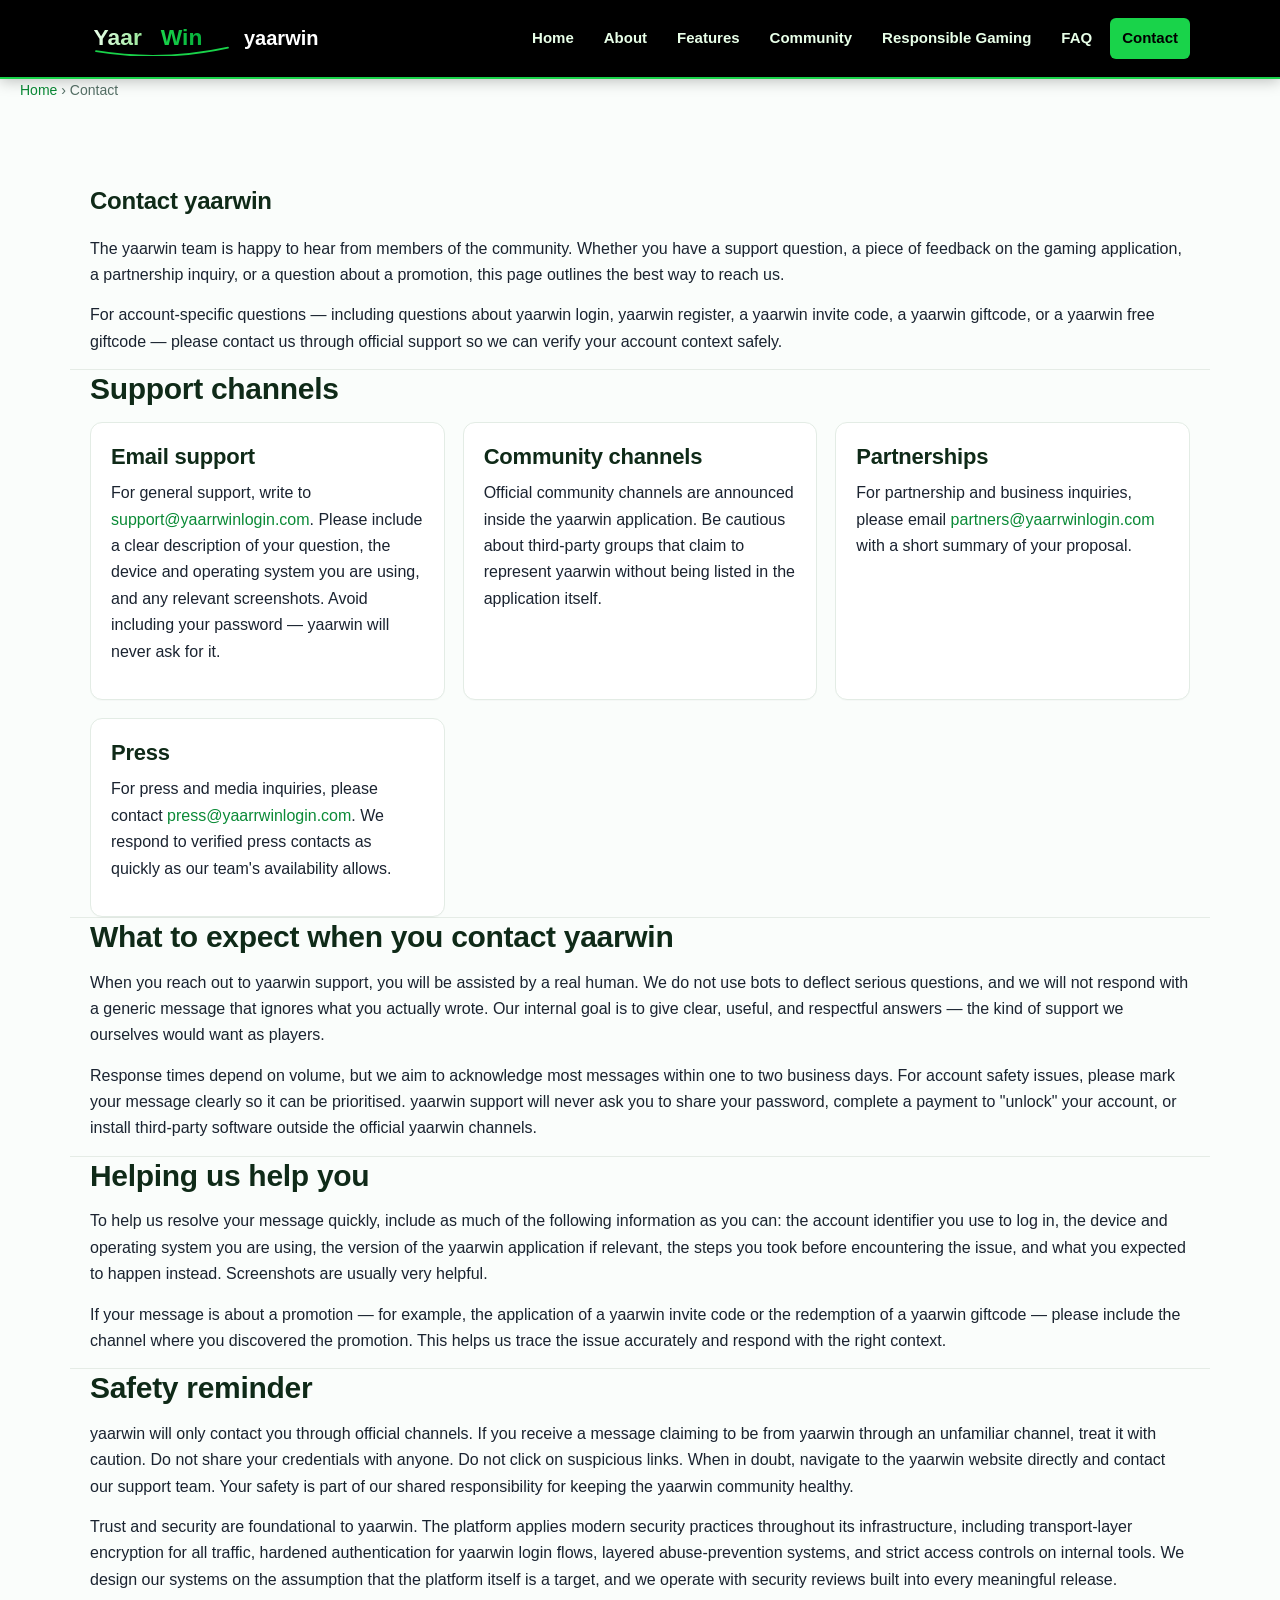
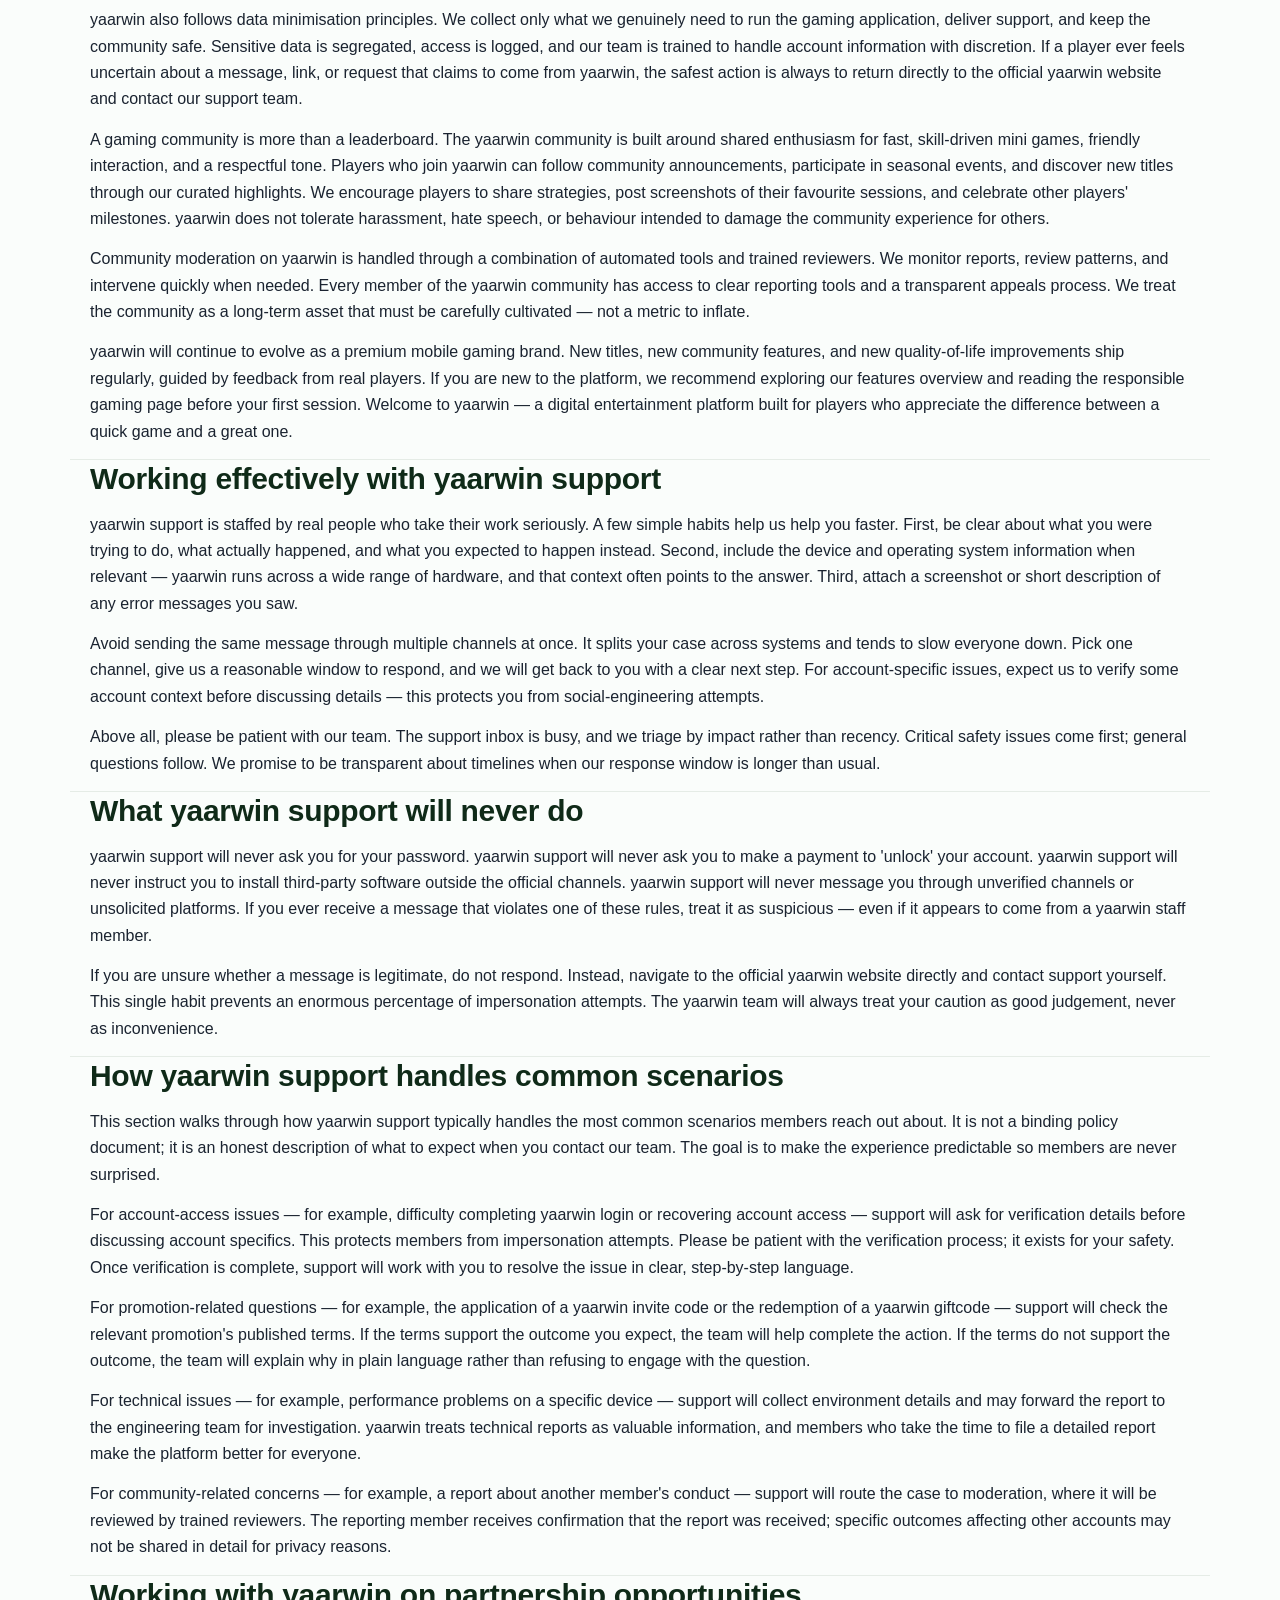
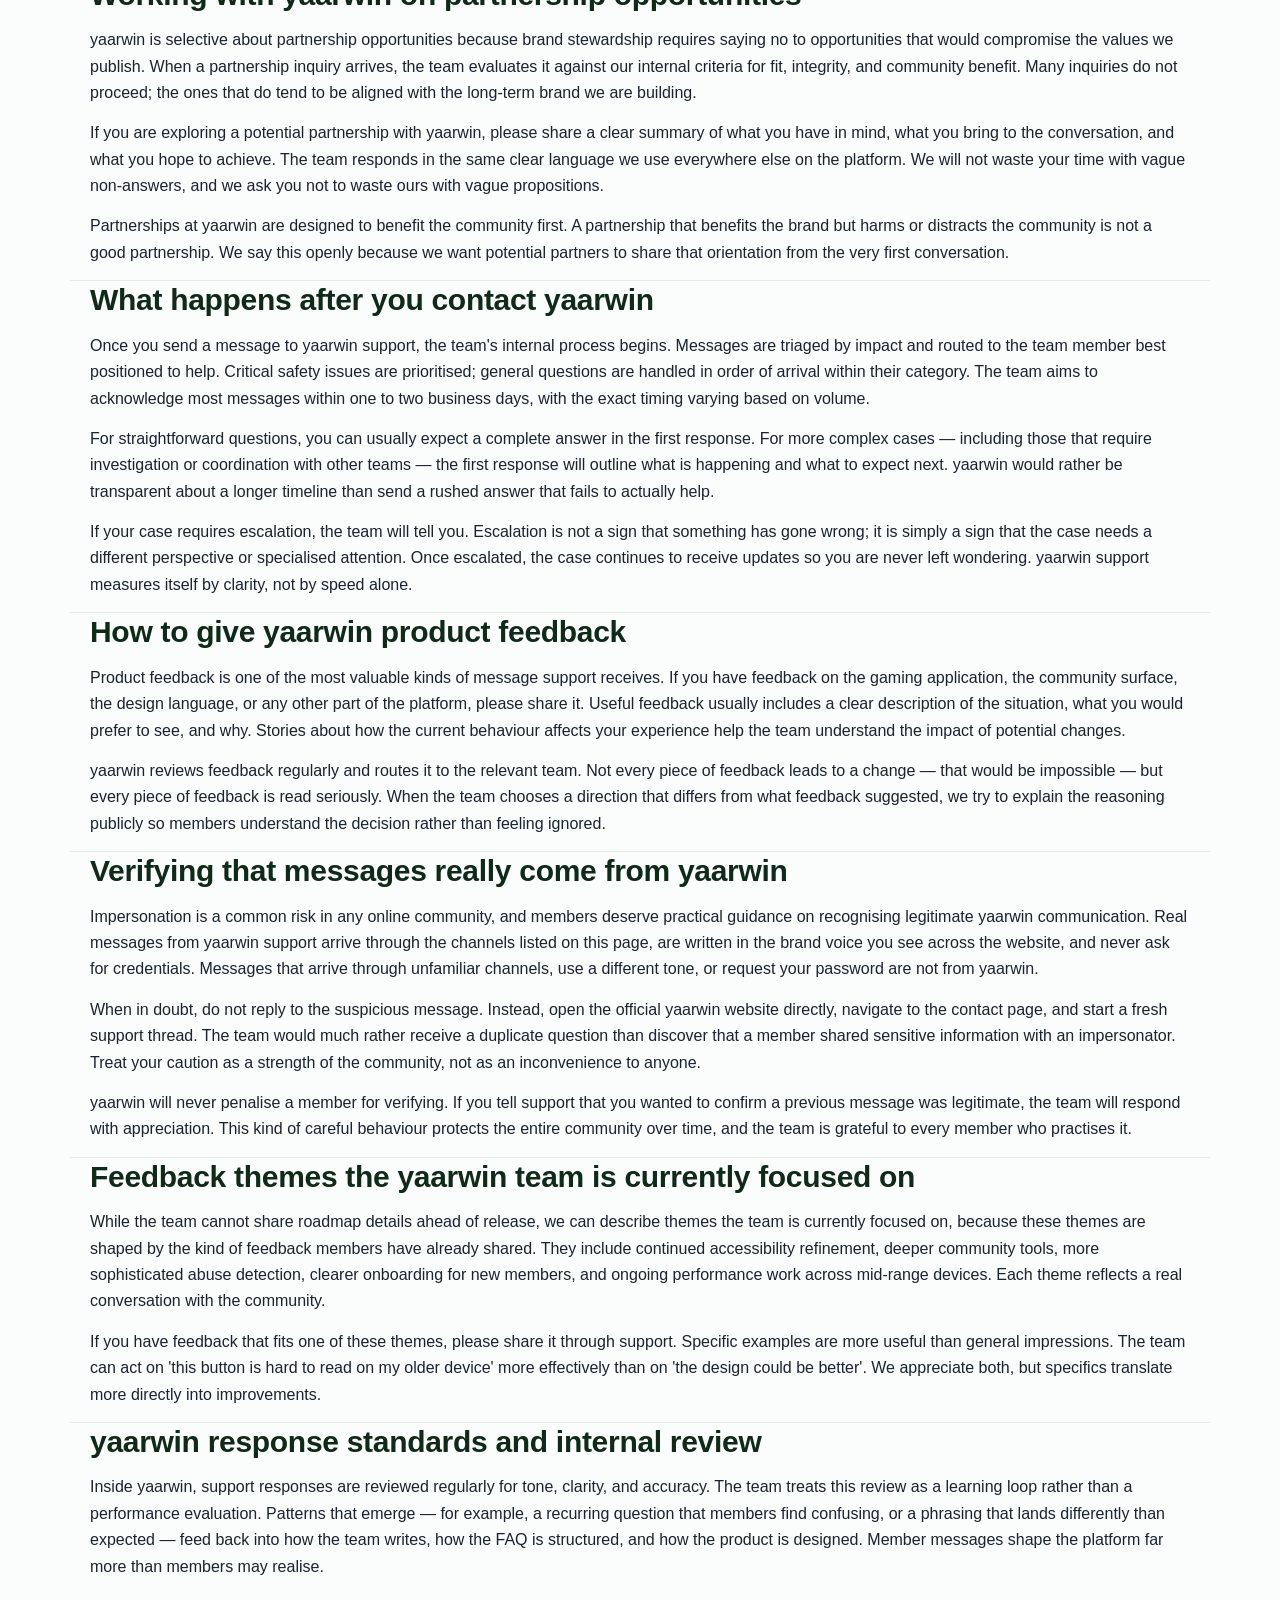
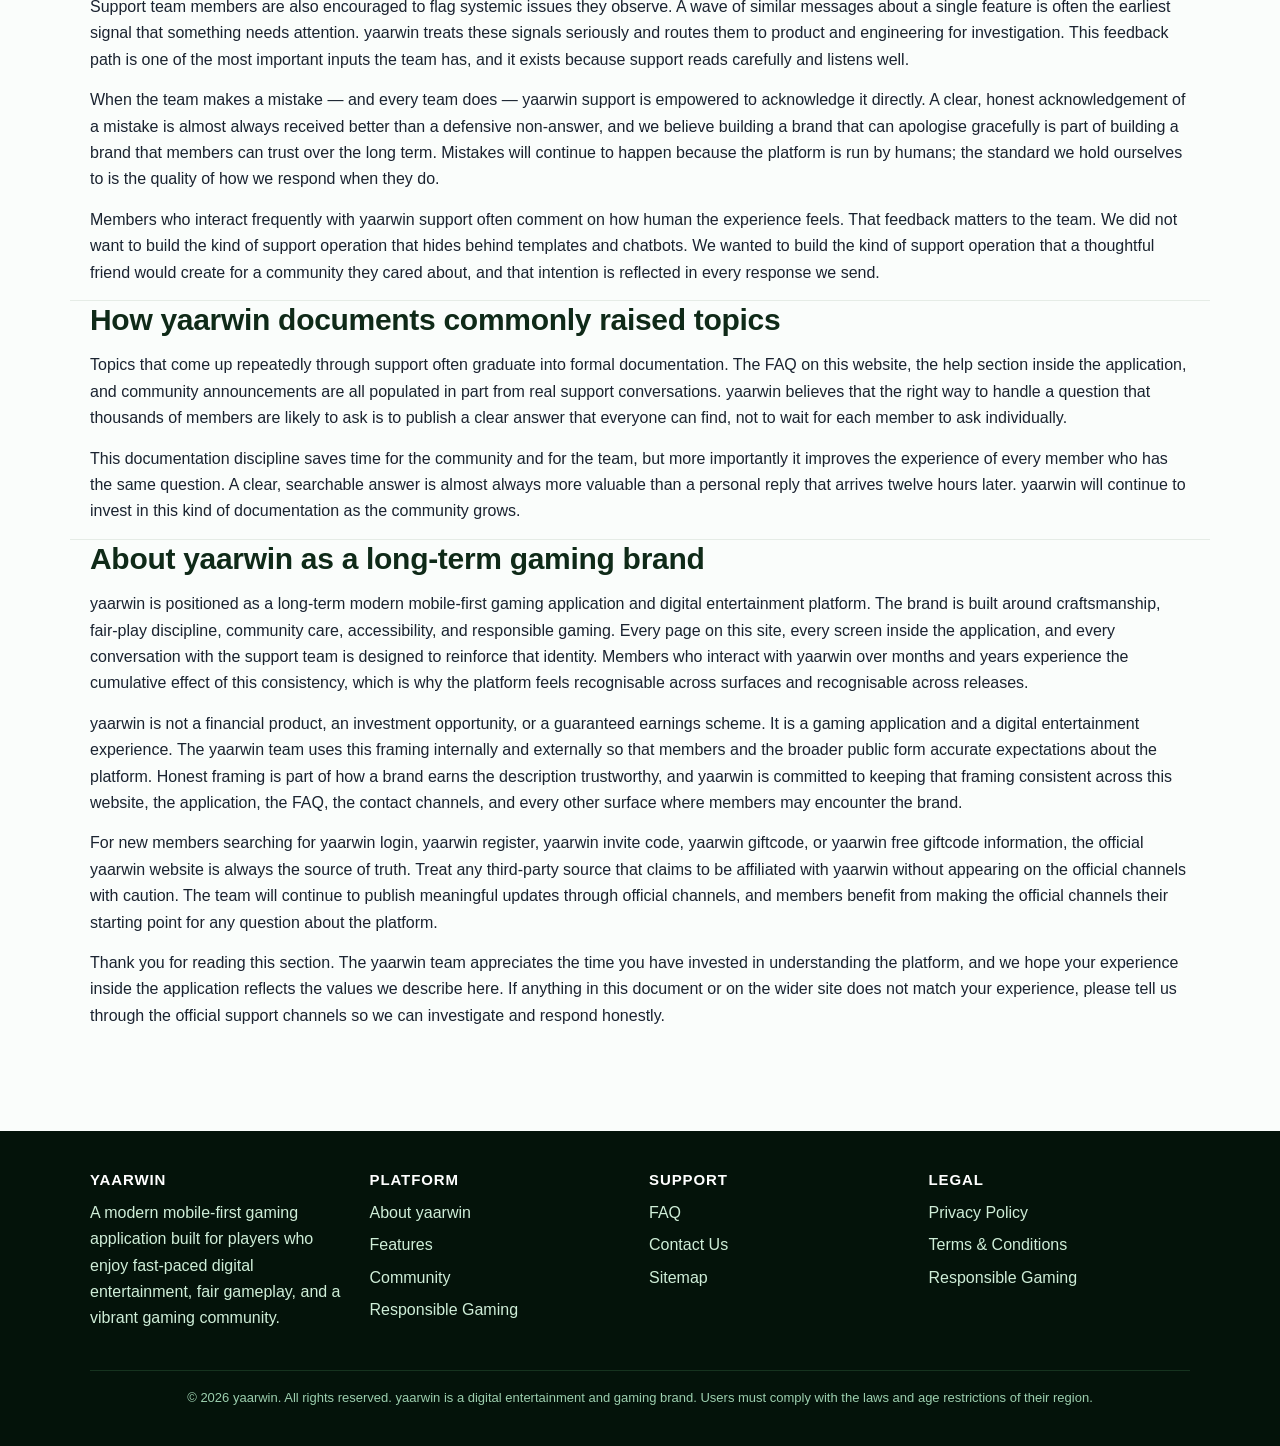
<file: contact.html>
<!doctype html>
<html lang="en">
<head>
<meta charset="utf-8">
<meta name="viewport" content="width=device-width,initial-scale=1,viewport-fit=cover">
<title>Contact yaarwin | Support, Community, Partnerships & Press</title>
<meta name="description" content="Get in touch with yaarwin support, community managers, partnerships and press contacts for the modern mobile-first gaming application.">
<meta name="theme-color" content="#04130a">
<meta name="robots" content="index,follow,max-image-preview:large,max-snippet:-1,max-video-preview:-1">
<meta name="author" content="yaarwin">
<link rel="canonical" href="https://yaarrwinlogin.com/contact.html">
<link rel="icon" type="image/svg+xml" href="/assets/favicon.svg">
<link rel="apple-touch-icon" href="/assets/app-icon.svg">
<link rel="manifest" href="/site.webmanifest">
<link rel="preload" as="style" href="/css/styles.css">
<link rel="stylesheet" href="/css/styles.css">
<meta property="og:type" content="website">
<meta property="og:site_name" content="yaarwin">
<meta property="og:title" content="Contact yaarwin | Support, Community, Partnerships & Press">
<meta property="og:description" content="Get in touch with yaarwin support, community managers, partnerships and press contacts for the modern mobile-first gaming application.">
<meta property="og:url" content="https://yaarrwinlogin.com/contact.html">
<meta property="og:image" content="https://yaarrwinlogin.com/assets/app-icon.svg">
<meta name="twitter:card" content="summary_large_image">
<meta name="twitter:title" content="Contact yaarwin | Support, Community, Partnerships & Press">
<meta name="twitter:description" content="Get in touch with yaarwin support, community managers, partnerships and press contacts for the modern mobile-first gaming application.">
<meta name="twitter:image" content="https://yaarrwinlogin.com/assets/app-icon.svg">
<script type="application/ld+json">{"@context":"https://schema.org","@type":"Organization","name":"yaarwin","url":"https://yaarrwinlogin.com","logo":"https://yaarrwinlogin.com/assets/app-icon.svg","sameAs":["https://yaarrwinlogin.com"],"contactPoint":{"@type":"ContactPoint","contactType":"customer support","email":"support@yaarrwinlogin.com","availableLanguage":["English","Hindi"]}}</script>
<script type="application/ld+json">{"@context":"https://schema.org","@type":"WebSite","name":"yaarwin","url":"https://yaarrwinlogin.com","potentialAction":{"@type":"SearchAction","target":"https://yaarrwinlogin.com/?s={query}","query-input":"required name=query"}}</script>
<script type="application/ld+json">{"@context":"https://schema.org","@type":"WebPage","name":"Contact yaarwin | Support, Community, Partnerships & Press","url":"https://yaarrwinlogin.com/contact.html","description":"Get in touch with yaarwin support, community managers, partnerships and press contacts for the modern mobile-first gaming application.","inLanguage":"en","isPartOf":{"@type":"WebSite","name":"yaarwin","url":"https://yaarrwinlogin.com"}}</script>
<script type="application/ld+json">{"@context":"https://schema.org","@type":"BreadcrumbList","itemListElement":[{"@type":"ListItem","position":1,"name":"Home","item":"https://yaarrwinlogin.com/index.html"},{"@type":"ListItem","position":2,"name":"Contact","item":"https://yaarrwinlogin.com/contact.html"}]}</script>
</head>
<body>
<a class="skip" href="#main">Skip to main content</a>
<header class="site">
<div class="nav" role="navigation" aria-label="Primary">
<a class="brand" href="/" aria-label="yaarwin home">
<svg viewBox="0 0 240 60" aria-hidden="true" focusable="false"><defs><linearGradient id="lg1" x1="0" y1="0" x2="1" y2="0"><stop offset="0" stop-color="#eaffea"/><stop offset="1" stop-color="#9be89b"/></linearGradient><linearGradient id="lg2" x1="0" y1="0" x2="1" y2="0"><stop offset="0" stop-color="#19d34a"/><stop offset="1" stop-color="#06b03b"/></linearGradient></defs><text x="6" y="42" font-family="Inter,Arial,sans-serif" font-weight="800" font-size="38" fill="url(#lg1)">Yaar</text><text x="118" y="42" font-family="Inter,Arial,sans-serif" font-weight="800" font-size="38" fill="url(#lg2)">Win</text><path d="M10 52 Q120 70 230 46" stroke="#19d34a" stroke-width="3" fill="none" stroke-linecap="round"/></svg>
<span class="sr-only">yaarwin</span>
</a>
<button class="menu-btn" aria-expanded="false" aria-controls="primary-menu" aria-label="Toggle navigation menu">Menu</button>
<ul id="primary-menu"><li><a href="index.html">Home</a></li><li><a href="about.html">About</a></li><li><a href="features.html">Features</a></li><li><a href="community.html">Community</a></li><li><a href="responsible-gaming.html">Responsible Gaming</a></li><li><a href="faq.html">FAQ</a></li><li><a href="contact.html" aria-current="page">Contact</a></li></ul>
</div>
</header>
<nav class="breadcrumb container" aria-label="Breadcrumb"><a href="index.html">Home</a> &rsaquo; <span aria-current="page">Contact</span></nav>
<main id="main">

<section class="container">
<h1>Contact yaarwin</h1>
<p>The yaarwin team is happy to hear from members of the community. Whether you have a support question, a piece of feedback on the gaming application, a partnership inquiry, or a question about a promotion, this page outlines the best way to reach us.</p>
<p>For account-specific questions — including questions about yaarwin login, yaarwin register, a yaarwin invite code, a yaarwin giftcode, or a yaarwin free giftcode — please contact us through official support so we can verify your account context safely.</p>
</section>

<section class="container">
<h2>Support channels</h2>
<div class="grid grid-2">
<div class="card"><h3>Email support</h3><p>For general support, write to <a href="mailto:support@yaarrwinlogin.com">support@yaarrwinlogin.com</a>. Please include a clear description of your question, the device and operating system you are using, and any relevant screenshots. Avoid including your password — yaarwin will never ask for it.</p></div>
<div class="card"><h3>Community channels</h3><p>Official community channels are announced inside the yaarwin application. Be cautious about third-party groups that claim to represent yaarwin without being listed in the application itself.</p></div>
<div class="card"><h3>Partnerships</h3><p>For partnership and business inquiries, please email <a href="mailto:partners@yaarrwinlogin.com">partners@yaarrwinlogin.com</a> with a short summary of your proposal.</p></div>
<div class="card"><h3>Press</h3><p>For press and media inquiries, please contact <a href="mailto:press@yaarrwinlogin.com">press@yaarrwinlogin.com</a>. We respond to verified press contacts as quickly as our team's availability allows.</p></div>
</div>
</section>

<section class="container">
<h2>What to expect when you contact yaarwin</h2>
<p>When you reach out to yaarwin support, you will be assisted by a real human. We do not use bots to deflect serious questions, and we will not respond with a generic message that ignores what you actually wrote. Our internal goal is to give clear, useful, and respectful answers — the kind of support we ourselves would want as players.</p>
<p>Response times depend on volume, but we aim to acknowledge most messages within one to two business days. For account safety issues, please mark your message clearly so it can be prioritised. yaarwin support will never ask you to share your password, complete a payment to "unlock" your account, or install third-party software outside the official yaarwin channels.</p>
</section>

<section class="container">
<h2>Helping us help you</h2>
<p>To help us resolve your message quickly, include as much of the following information as you can: the account identifier you use to log in, the device and operating system you are using, the version of the yaarwin application if relevant, the steps you took before encountering the issue, and what you expected to happen instead. Screenshots are usually very helpful.</p>
<p>If your message is about a promotion — for example, the application of a yaarwin invite code or the redemption of a yaarwin giftcode — please include the channel where you discovered the promotion. This helps us trace the issue accurately and respond with the right context.</p>
</section>

<section class="container">
<h2>Safety reminder</h2>
<p>yaarwin will only contact you through official channels. If you receive a message claiming to be from yaarwin through an unfamiliar channel, treat it with caution. Do not share your credentials with anyone. Do not click on suspicious links. When in doubt, navigate to the yaarwin website directly and contact our support team. Your safety is part of our shared responsibility for keeping the yaarwin community healthy.</p>
<p>Trust and security are foundational to yaarwin. The platform applies modern security practices throughout its infrastructure, including transport-layer encryption for all traffic, hardened authentication for yaarwin login flows, layered abuse-prevention systems, and strict access controls on internal tools. We design our systems on the assumption that the platform itself is a target, and we operate with security reviews built into every meaningful release.</p><p>yaarwin also follows data minimisation principles. We collect only what we genuinely need to run the gaming application, deliver support, and keep the community safe. Sensitive data is segregated, access is logged, and our team is trained to handle account information with discretion. If a player ever feels uncertain about a message, link, or request that claims to come from yaarwin, the safest action is always to return directly to the official yaarwin website and contact our support team.</p>
<p>A gaming community is more than a leaderboard. The yaarwin community is built around shared enthusiasm for fast, skill-driven mini games, friendly interaction, and a respectful tone. Players who join yaarwin can follow community announcements, participate in seasonal events, and discover new titles through our curated highlights. We encourage players to share strategies, post screenshots of their favourite sessions, and celebrate other players' milestones. yaarwin does not tolerate harassment, hate speech, or behaviour intended to damage the community experience for others.</p><p>Community moderation on yaarwin is handled through a combination of automated tools and trained reviewers. We monitor reports, review patterns, and intervene quickly when needed. Every member of the yaarwin community has access to clear reporting tools and a transparent appeals process. We treat the community as a long-term asset that must be carefully cultivated — not a metric to inflate.</p>
<p>yaarwin will continue to evolve as a premium mobile gaming brand. New titles, new community features, and new quality-of-life improvements ship regularly, guided by feedback from real players. If you are new to the platform, we recommend exploring our features overview and reading the responsible gaming page before your first session. Welcome to yaarwin — a digital entertainment platform built for players who appreciate the difference between a quick game and a great one.</p>
</section>

<section class="container"><h2>Working effectively with yaarwin support</h2><p>yaarwin support is staffed by real people who take their work seriously. A few simple habits help us help you faster. First, be clear about what you were trying to do, what actually happened, and what you expected to happen instead. Second, include the device and operating system information when relevant — yaarwin runs across a wide range of hardware, and that context often points to the answer. Third, attach a screenshot or short description of any error messages you saw.</p><p>Avoid sending the same message through multiple channels at once. It splits your case across systems and tends to slow everyone down. Pick one channel, give us a reasonable window to respond, and we will get back to you with a clear next step. For account-specific issues, expect us to verify some account context before discussing details — this protects you from social-engineering attempts.</p><p>Above all, please be patient with our team. The support inbox is busy, and we triage by impact rather than recency. Critical safety issues come first; general questions follow. We promise to be transparent about timelines when our response window is longer than usual.</p></section>
<section class="container"><h2>What yaarwin support will never do</h2><p>yaarwin support will never ask you for your password. yaarwin support will never ask you to make a payment to 'unlock' your account. yaarwin support will never instruct you to install third-party software outside the official channels. yaarwin support will never message you through unverified channels or unsolicited platforms. If you ever receive a message that violates one of these rules, treat it as suspicious — even if it appears to come from a yaarwin staff member.</p><p>If you are unsure whether a message is legitimate, do not respond. Instead, navigate to the official yaarwin website directly and contact support yourself. This single habit prevents an enormous percentage of impersonation attempts. The yaarwin team will always treat your caution as good judgement, never as inconvenience.</p></section>
<section class="container"><h2>How yaarwin support handles common scenarios</h2><p>This section walks through how yaarwin support typically handles the most common scenarios members reach out about. It is not a binding policy document; it is an honest description of what to expect when you contact our team. The goal is to make the experience predictable so members are never surprised.</p><p>For account-access issues — for example, difficulty completing yaarwin login or recovering account access — support will ask for verification details before discussing account specifics. This protects members from impersonation attempts. Please be patient with the verification process; it exists for your safety. Once verification is complete, support will work with you to resolve the issue in clear, step-by-step language.</p><p>For promotion-related questions — for example, the application of a yaarwin invite code or the redemption of a yaarwin giftcode — support will check the relevant promotion's published terms. If the terms support the outcome you expect, the team will help complete the action. If the terms do not support the outcome, the team will explain why in plain language rather than refusing to engage with the question.</p><p>For technical issues — for example, performance problems on a specific device — support will collect environment details and may forward the report to the engineering team for investigation. yaarwin treats technical reports as valuable information, and members who take the time to file a detailed report make the platform better for everyone.</p><p>For community-related concerns — for example, a report about another member's conduct — support will route the case to moderation, where it will be reviewed by trained reviewers. The reporting member receives confirmation that the report was received; specific outcomes affecting other accounts may not be shared in detail for privacy reasons.</p></section>
<section class="container"><h2>Working with yaarwin on partnership opportunities</h2><p>yaarwin is selective about partnership opportunities because brand stewardship requires saying no to opportunities that would compromise the values we publish. When a partnership inquiry arrives, the team evaluates it against our internal criteria for fit, integrity, and community benefit. Many inquiries do not proceed; the ones that do tend to be aligned with the long-term brand we are building.</p><p>If you are exploring a potential partnership with yaarwin, please share a clear summary of what you have in mind, what you bring to the conversation, and what you hope to achieve. The team responds in the same clear language we use everywhere else on the platform. We will not waste your time with vague non-answers, and we ask you not to waste ours with vague propositions.</p><p>Partnerships at yaarwin are designed to benefit the community first. A partnership that benefits the brand but harms or distracts the community is not a good partnership. We say this openly because we want potential partners to share that orientation from the very first conversation.</p></section>
<section class="container"><h2>What happens after you contact yaarwin</h2><p>Once you send a message to yaarwin support, the team's internal process begins. Messages are triaged by impact and routed to the team member best positioned to help. Critical safety issues are prioritised; general questions are handled in order of arrival within their category. The team aims to acknowledge most messages within one to two business days, with the exact timing varying based on volume.</p><p>For straightforward questions, you can usually expect a complete answer in the first response. For more complex cases — including those that require investigation or coordination with other teams — the first response will outline what is happening and what to expect next. yaarwin would rather be transparent about a longer timeline than send a rushed answer that fails to actually help.</p><p>If your case requires escalation, the team will tell you. Escalation is not a sign that something has gone wrong; it is simply a sign that the case needs a different perspective or specialised attention. Once escalated, the case continues to receive updates so you are never left wondering. yaarwin support measures itself by clarity, not by speed alone.</p></section>
<section class="container"><h2>How to give yaarwin product feedback</h2><p>Product feedback is one of the most valuable kinds of message support receives. If you have feedback on the gaming application, the community surface, the design language, or any other part of the platform, please share it. Useful feedback usually includes a clear description of the situation, what you would prefer to see, and why. Stories about how the current behaviour affects your experience help the team understand the impact of potential changes.</p><p>yaarwin reviews feedback regularly and routes it to the relevant team. Not every piece of feedback leads to a change — that would be impossible — but every piece of feedback is read seriously. When the team chooses a direction that differs from what feedback suggested, we try to explain the reasoning publicly so members understand the decision rather than feeling ignored.</p></section>
<section class="container"><h2>Verifying that messages really come from yaarwin</h2><p>Impersonation is a common risk in any online community, and members deserve practical guidance on recognising legitimate yaarwin communication. Real messages from yaarwin support arrive through the channels listed on this page, are written in the brand voice you see across the website, and never ask for credentials. Messages that arrive through unfamiliar channels, use a different tone, or request your password are not from yaarwin.</p><p>When in doubt, do not reply to the suspicious message. Instead, open the official yaarwin website directly, navigate to the contact page, and start a fresh support thread. The team would much rather receive a duplicate question than discover that a member shared sensitive information with an impersonator. Treat your caution as a strength of the community, not as an inconvenience to anyone.</p><p>yaarwin will never penalise a member for verifying. If you tell support that you wanted to confirm a previous message was legitimate, the team will respond with appreciation. This kind of careful behaviour protects the entire community over time, and the team is grateful to every member who practises it.</p></section>
<section class="container"><h2>Feedback themes the yaarwin team is currently focused on</h2><p>While the team cannot share roadmap details ahead of release, we can describe themes the team is currently focused on, because these themes are shaped by the kind of feedback members have already shared. They include continued accessibility refinement, deeper community tools, more sophisticated abuse detection, clearer onboarding for new members, and ongoing performance work across mid-range devices. Each theme reflects a real conversation with the community.</p><p>If you have feedback that fits one of these themes, please share it through support. Specific examples are more useful than general impressions. The team can act on 'this button is hard to read on my older device' more effectively than on 'the design could be better'. We appreciate both, but specifics translate more directly into improvements.</p></section>
<section class="container"><h2>yaarwin response standards and internal review</h2><p>Inside yaarwin, support responses are reviewed regularly for tone, clarity, and accuracy. The team treats this review as a learning loop rather than a performance evaluation. Patterns that emerge — for example, a recurring question that members find confusing, or a phrasing that lands differently than expected — feed back into how the team writes, how the FAQ is structured, and how the product is designed. Member messages shape the platform far more than members may realise.</p><p>Support team members are also encouraged to flag systemic issues they observe. A wave of similar messages about a single feature is often the earliest signal that something needs attention. yaarwin treats these signals seriously and routes them to product and engineering for investigation. This feedback path is one of the most important inputs the team has, and it exists because support reads carefully and listens well.</p><p>When the team makes a mistake — and every team does — yaarwin support is empowered to acknowledge it directly. A clear, honest acknowledgement of a mistake is almost always received better than a defensive non-answer, and we believe building a brand that can apologise gracefully is part of building a brand that members can trust over the long term. Mistakes will continue to happen because the platform is run by humans; the standard we hold ourselves to is the quality of how we respond when they do.</p><p>Members who interact frequently with yaarwin support often comment on how human the experience feels. That feedback matters to the team. We did not want to build the kind of support operation that hides behind templates and chatbots. We wanted to build the kind of support operation that a thoughtful friend would create for a community they cared about, and that intention is reflected in every response we send.</p></section>
<section class="container"><h2>How yaarwin documents commonly raised topics</h2><p>Topics that come up repeatedly through support often graduate into formal documentation. The FAQ on this website, the help section inside the application, and community announcements are all populated in part from real support conversations. yaarwin believes that the right way to handle a question that thousands of members are likely to ask is to publish a clear answer that everyone can find, not to wait for each member to ask individually.</p><p>This documentation discipline saves time for the community and for the team, but more importantly it improves the experience of every member who has the same question. A clear, searchable answer is almost always more valuable than a personal reply that arrives twelve hours later. yaarwin will continue to invest in this kind of documentation as the community grows.</p></section>

<section class="container"><h2>About yaarwin as a long-term gaming brand</h2>
<p>yaarwin is positioned as a long-term modern mobile-first gaming application and digital entertainment platform. The brand is built around craftsmanship, fair-play discipline, community care, accessibility, and responsible gaming. Every page on this site, every screen inside the application, and every conversation with the support team is designed to reinforce that identity. Members who interact with yaarwin over months and years experience the cumulative effect of this consistency, which is why the platform feels recognisable across surfaces and recognisable across releases.</p>
<p>yaarwin is not a financial product, an investment opportunity, or a guaranteed earnings scheme. It is a gaming application and a digital entertainment experience. The yaarwin team uses this framing internally and externally so that members and the broader public form accurate expectations about the platform. Honest framing is part of how a brand earns the description trustworthy, and yaarwin is committed to keeping that framing consistent across this website, the application, the FAQ, the contact channels, and every other surface where members may encounter the brand.</p>
<p>For new members searching for yaarwin login, yaarwin register, yaarwin invite code, yaarwin giftcode, or yaarwin free giftcode information, the official yaarwin website is always the source of truth. Treat any third-party source that claims to be affiliated with yaarwin without appearing on the official channels with caution. The team will continue to publish meaningful updates through official channels, and members benefit from making the official channels their starting point for any question about the platform.</p>
<p>Thank you for reading this section. The yaarwin team appreciates the time you have invested in understanding the platform, and we hope your experience inside the application reflects the values we describe here. If anything in this document or on the wider site does not match your experience, please tell us through the official support channels so we can investigate and respond honestly.</p>
</section>
</main>
<footer class="site">
<div class="container">
<div class="grid">
<div>
<h4>yaarwin</h4>
<p>A modern mobile-first gaming application built for players who enjoy fast-paced digital entertainment, fair gameplay, and a vibrant gaming community.</p>
</div>
<div>
<h4>Platform</h4>
<ul style="list-style:none;padding:0">
<li><a href="/about.html">About yaarwin</a></li>
<li><a href="/features.html">Features</a></li>
<li><a href="/community.html">Community</a></li>
<li><a href="/responsible-gaming.html">Responsible Gaming</a></li>
</ul>
</div>
<div>
<h4>Support</h4>
<ul style="list-style:none;padding:0">
<li><a href="/faq.html">FAQ</a></li>
<li><a href="/contact.html">Contact Us</a></li>
<li><a href="/sitemap.html">Sitemap</a></li>
</ul>
</div>
<div>
<h4>Legal</h4>
<ul style="list-style:none;padding:0">
<li><a href="/privacy.html">Privacy Policy</a></li>
<li><a href="/terms.html">Terms &amp; Conditions</a></li>
<li><a href="/responsible-gaming.html">Responsible Gaming</a></li>
</ul>
</div>
</div>
<p class="legal">&copy; 2026 yaarwin. All rights reserved. yaarwin is a digital entertainment and gaming brand. Users must comply with the laws and age restrictions of their region.</p>
</div>
</footer>
<script src="/js/main.js" defer></script>
</body>
</html>
</file>
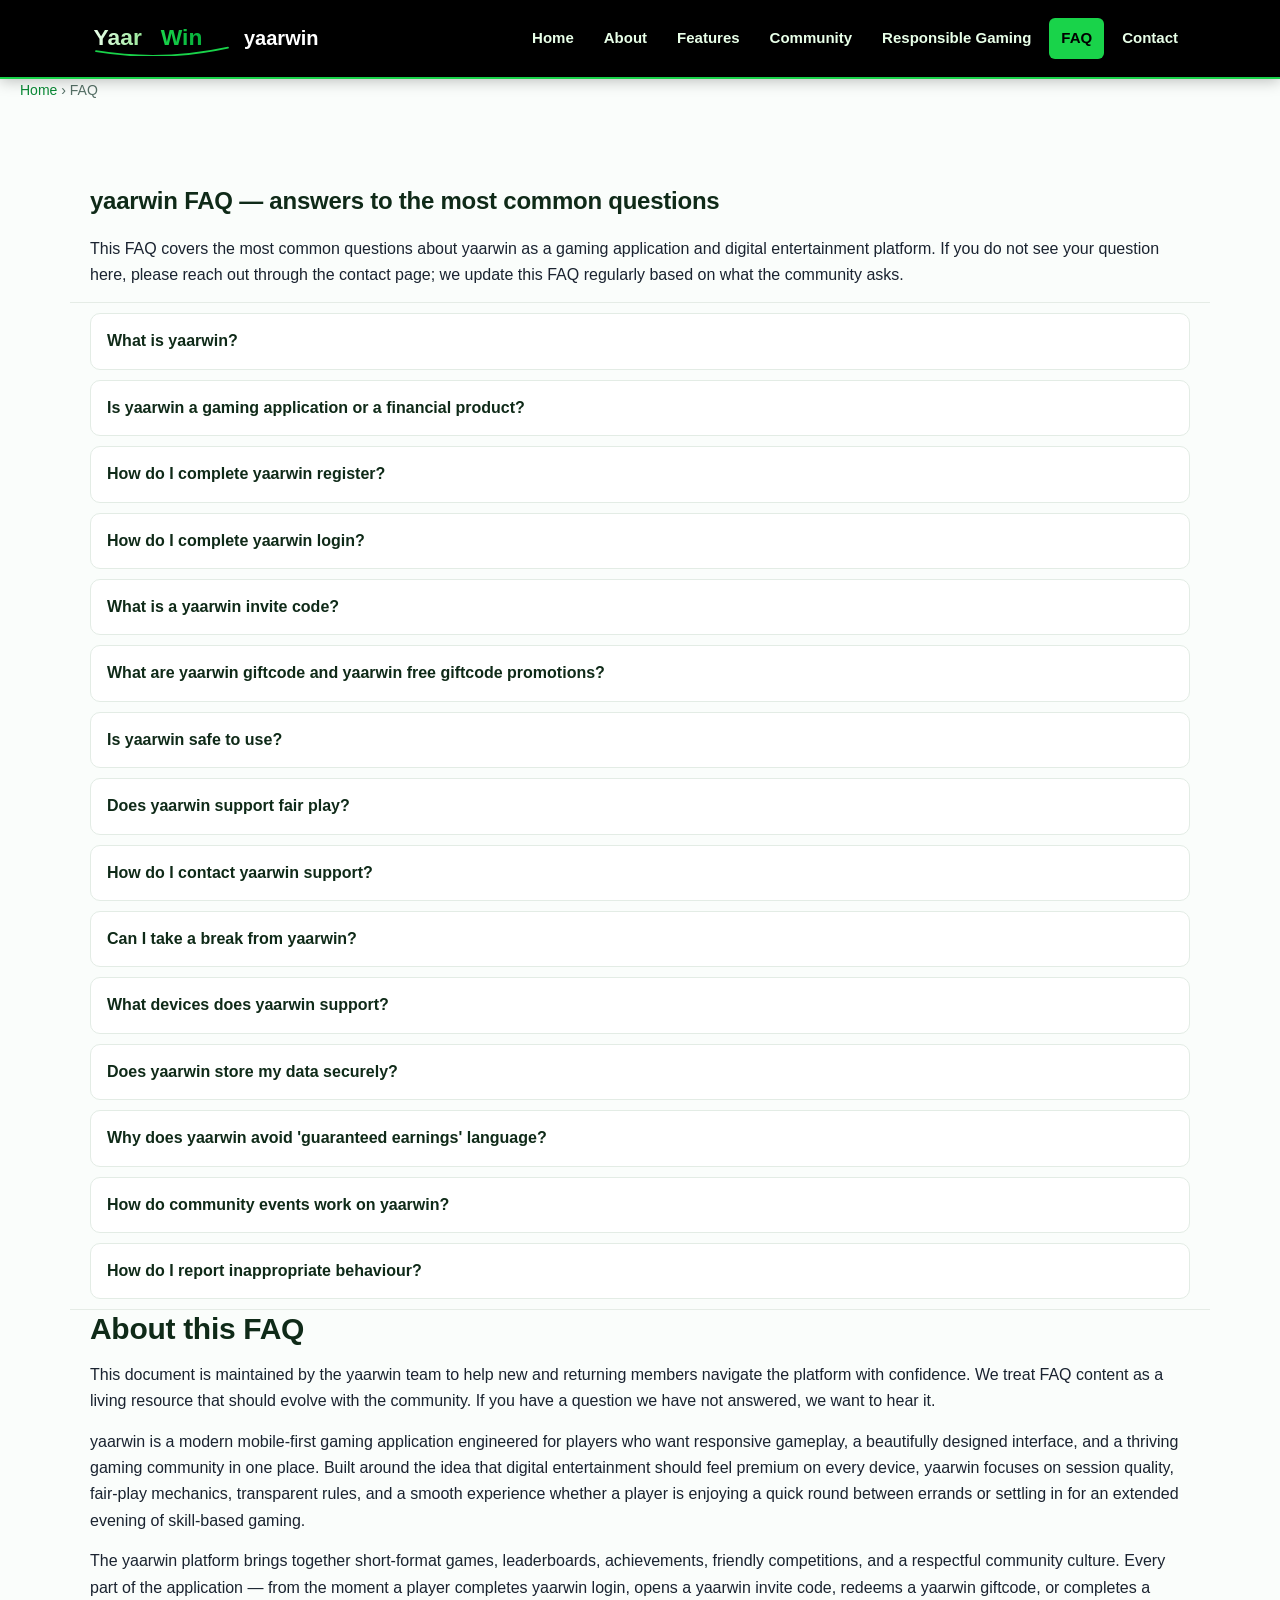
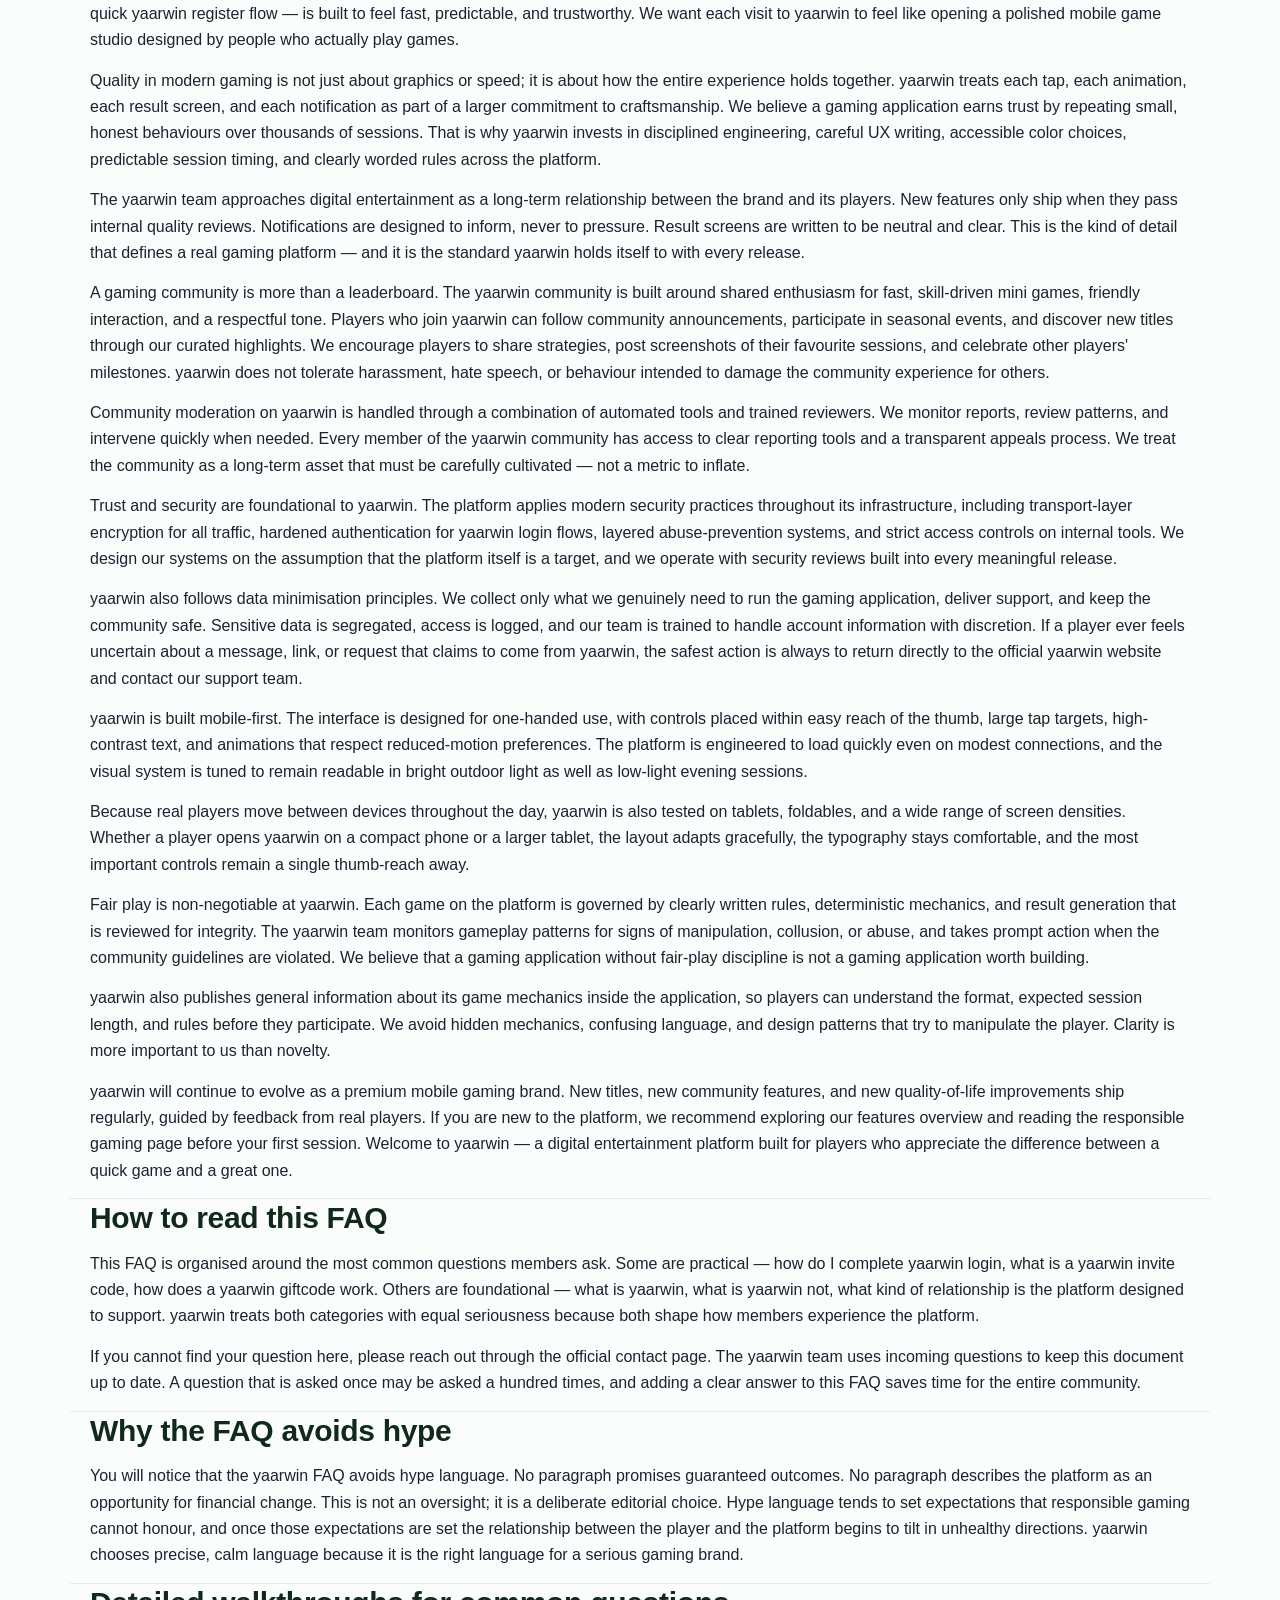
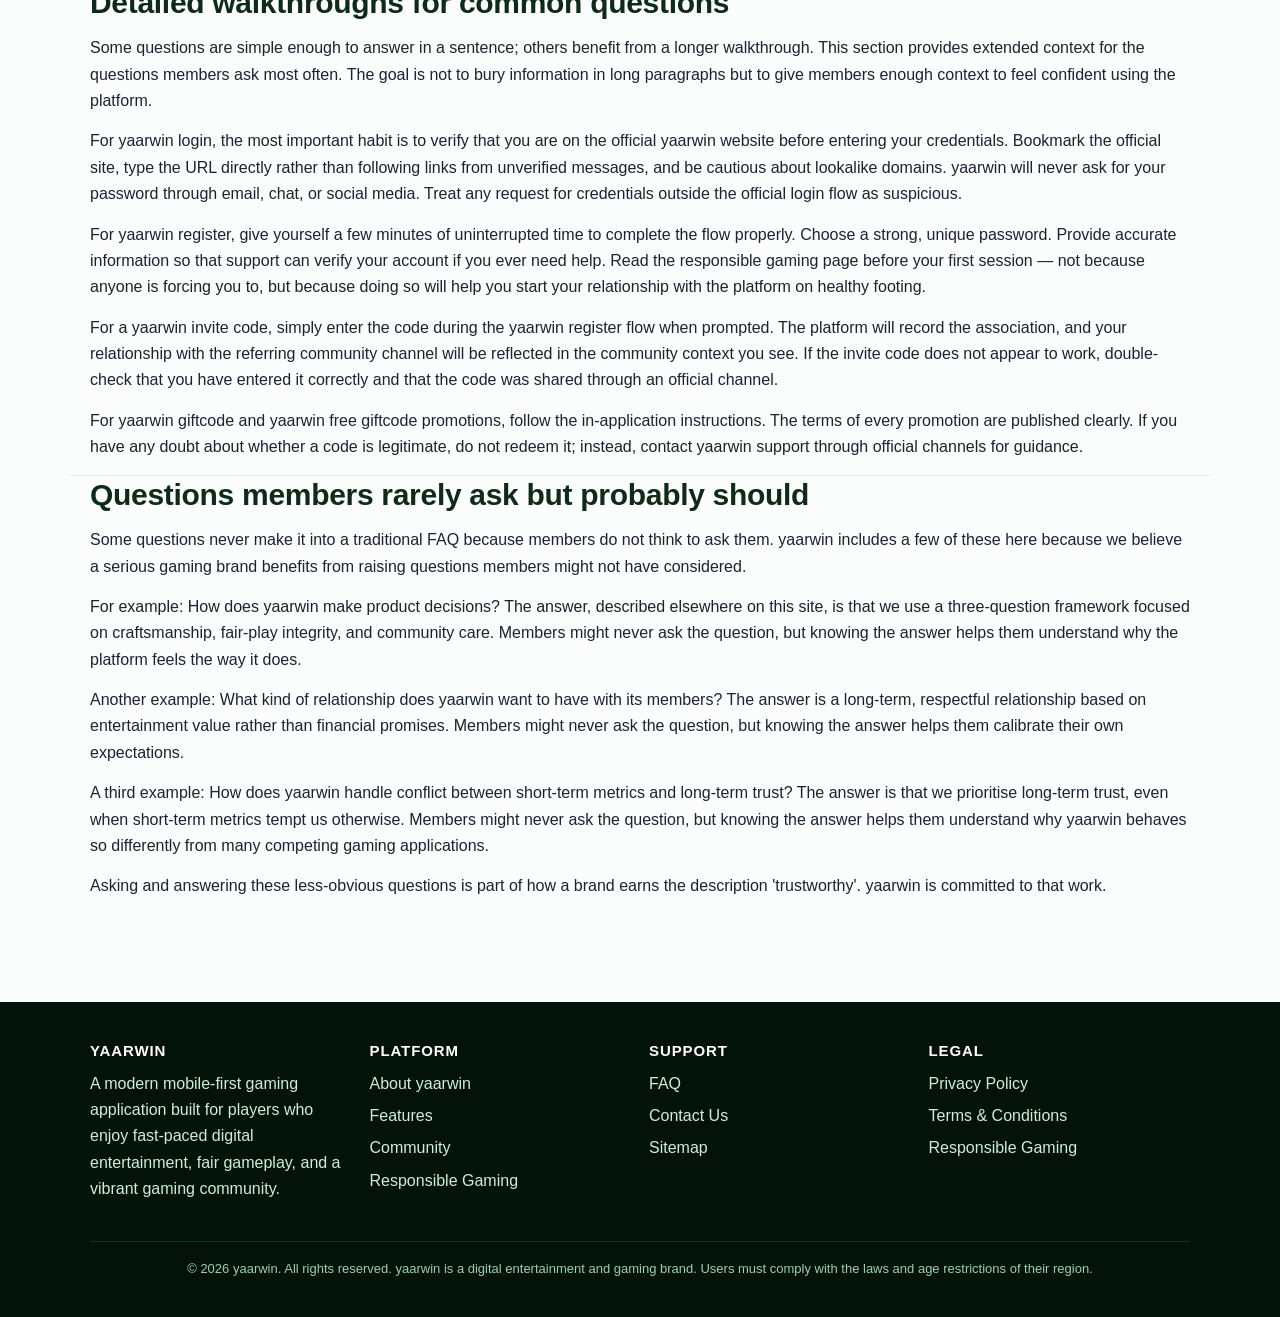
<file: faq.html>
<!doctype html>
<html lang="en">
<head>
<meta charset="utf-8">
<meta name="viewport" content="width=device-width,initial-scale=1,viewport-fit=cover">
<title>yaarwin FAQ | Answers about the Gaming Application & Community</title>
<meta name="description" content="Common questions about yaarwin — yaarwin login, yaarwin register, yaarwin invite code, yaarwin giftcode promotions, fair play, security and community.">
<meta name="theme-color" content="#04130a">
<meta name="robots" content="index,follow,max-image-preview:large,max-snippet:-1,max-video-preview:-1">
<meta name="author" content="yaarwin">
<link rel="canonical" href="https://yaarrwinlogin.com/faq.html">
<link rel="icon" type="image/svg+xml" href="/assets/favicon.svg">
<link rel="apple-touch-icon" href="/assets/app-icon.svg">
<link rel="manifest" href="/site.webmanifest">
<link rel="preload" as="style" href="/css/styles.css">
<link rel="stylesheet" href="/css/styles.css">
<meta property="og:type" content="website">
<meta property="og:site_name" content="yaarwin">
<meta property="og:title" content="yaarwin FAQ | Answers about the Gaming Application & Community">
<meta property="og:description" content="Common questions about yaarwin — yaarwin login, yaarwin register, yaarwin invite code, yaarwin giftcode promotions, fair play, security and community.">
<meta property="og:url" content="https://yaarrwinlogin.com/faq.html">
<meta property="og:image" content="https://yaarrwinlogin.com/assets/app-icon.svg">
<meta name="twitter:card" content="summary_large_image">
<meta name="twitter:title" content="yaarwin FAQ | Answers about the Gaming Application & Community">
<meta name="twitter:description" content="Common questions about yaarwin — yaarwin login, yaarwin register, yaarwin invite code, yaarwin giftcode promotions, fair play, security and community.">
<meta name="twitter:image" content="https://yaarrwinlogin.com/assets/app-icon.svg">
<script type="application/ld+json">{"@context":"https://schema.org","@type":"Organization","name":"yaarwin","url":"https://yaarrwinlogin.com","logo":"https://yaarrwinlogin.com/assets/app-icon.svg","sameAs":["https://yaarrwinlogin.com"],"contactPoint":{"@type":"ContactPoint","contactType":"customer support","email":"support@yaarrwinlogin.com","availableLanguage":["English","Hindi"]}}</script>
<script type="application/ld+json">{"@context":"https://schema.org","@type":"WebSite","name":"yaarwin","url":"https://yaarrwinlogin.com","potentialAction":{"@type":"SearchAction","target":"https://yaarrwinlogin.com/?s={query}","query-input":"required name=query"}}</script>
<script type="application/ld+json">{"@context":"https://schema.org","@type":"WebPage","name":"yaarwin FAQ | Answers about the Gaming Application & Community","url":"https://yaarrwinlogin.com/faq.html","description":"Common questions about yaarwin \u2014 yaarwin login, yaarwin register, yaarwin invite code, yaarwin giftcode promotions, fair play, security and community.","inLanguage":"en","isPartOf":{"@type":"WebSite","name":"yaarwin","url":"https://yaarrwinlogin.com"}}</script>
<script type="application/ld+json">{"@context":"https://schema.org","@type":"BreadcrumbList","itemListElement":[{"@type":"ListItem","position":1,"name":"Home","item":"https://yaarrwinlogin.com/index.html"},{"@type":"ListItem","position":2,"name":"FAQ","item":"https://yaarrwinlogin.com/faq.html"}]}</script>
<script type="application/ld+json">{"@context":"https://schema.org","@type":"FAQPage","mainEntity":[{"@type":"Question","name":"What is yaarwin?","acceptedAnswer":{"@type":"Answer","text":"yaarwin is a modern mobile-first gaming application and digital entertainment platform. It hosts a curated set of skill-based, short-format games, a community layer, leaderboards, and seasonal events. yaarwin is built for players who appreciate craftsmanship in product design, fair-play discipline, and a respectful community environment."}},{"@type":"Question","name":"Is yaarwin a gaming application or a financial product?","acceptedAnswer":{"@type":"Answer","text":"yaarwin is a gaming application and a digital entertainment brand. It is not a financial product, not an investment platform, not a guaranteed earnings scheme, and not a substitute for income. We deliberately use precise language across the platform because we believe responsible brands must be clear about what they offer."}},{"@type":"Question","name":"How do I complete yaarwin register?","acceptedAnswer":{"@type":"Answer","text":"Visit the official yaarwin website and follow the on-screen instructions. The yaarwin register flow is short, clearly worded, and free of dark patterns. You will be asked for the minimum information required to create an account. Always confirm that you are on the official yaarwin domain before submitting any details."}},{"@type":"Question","name":"How do I complete yaarwin login?","acceptedAnswer":{"@type":"Answer","text":"yaarwin login is reached from the official yaarwin website using the credentials you created during yaarwin register. Keep your credentials private, never share them with anyone, and use a strong, unique password. yaarwin will never request your password through support channels."}},{"@type":"Question","name":"What is a yaarwin invite code?","acceptedAnswer":{"@type":"Answer","text":"A yaarwin invite code is a referral identifier provided by an existing community member or official community channel. Applying it during yaarwin register helps yaarwin connect new members with the relevant community context. The presence or absence of a yaarwin invite code does not affect the quality of your account experience."}},{"@type":"Question","name":"What are yaarwin giftcode and yaarwin free giftcode promotions?","acceptedAnswer":{"@type":"Answer","text":"From time to time, yaarwin runs community-facing promotions that may include a yaarwin giftcode or yaarwin free giftcode. These promotions are always governed by published in-app terms. Only redeem a code shared through official yaarwin channels; treat codes from unverified sources with caution."}},{"@type":"Question","name":"Is yaarwin safe to use?","acceptedAnswer":{"@type":"Answer","text":"yaarwin applies modern security practices throughout its infrastructure and follows data minimisation principles. The platform is built with disciplined engineering and is continuously monitored for abuse. As with any online service, members also play an important role in their own safety by using strong credentials and being cautious about unsolicited messages."}},{"@type":"Question","name":"Does yaarwin support fair play?","acceptedAnswer":{"@type":"Answer","text":"Yes. Fair play is non-negotiable at yaarwin. Game rules are clearly written, mechanics are reviewed for integrity, and the platform monitors for collusion, manipulation, and abuse. yaarwin acts decisively when community standards or fair-play rules are violated."}},{"@type":"Question","name":"How do I contact yaarwin support?","acceptedAnswer":{"@type":"Answer","text":"Use the channels listed on the official contact page. yaarwin support is staffed by humans and aims to respond in clear, helpful language. Do not respond to anyone claiming to be yaarwin support outside of official channels."}},{"@type":"Question","name":"Can I take a break from yaarwin?","acceptedAnswer":{"@type":"Answer","text":"Absolutely. yaarwin provides self-management tools, including the ability to take an account-level break. We will never apply pressure to keep you engaged. If your relationship with gaming is no longer feeling healthy, please pause and consider reaching out to a qualified local support resource."}},{"@type":"Question","name":"What devices does yaarwin support?","acceptedAnswer":{"@type":"Answer","text":"yaarwin is designed mobile-first and is tested on a wide range of modern phones, tablets, and foldables. The platform supports current versions of major mobile operating systems and is engineered to perform well on both flagship and mid-range hardware."}},{"@type":"Question","name":"Does yaarwin store my data securely?","acceptedAnswer":{"@type":"Answer","text":"yaarwin applies layered security practices, including encrypted transit, restricted internal access, and disciplined data handling. No online platform can guarantee absolute security, but yaarwin treats security as a continuous practice. Please see the privacy policy for more detail."}},{"@type":"Question","name":"Why does yaarwin avoid 'guaranteed earnings' language?","acceptedAnswer":{"@type":"Answer","text":"Because that language would be misleading. yaarwin is a gaming application and entertainment brand. We refuse to use framing that could distort a player's relationship with the platform. This is part of our commitment to responsible gaming and to long-term trust with the community."}},{"@type":"Question","name":"How do community events work on yaarwin?","acceptedAnswer":{"@type":"Answer","text":"Community events run periodically with clearly published rules, transparent eligibility, and no manipulative scarcity tactics. yaarwin announces events through official channels, and the in-application interface explains how to participate. We design events to be inclusive across skill levels and time zones."}},{"@type":"Question","name":"How do I report inappropriate behaviour?","acceptedAnswer":{"@type":"Answer","text":"Use the in-application reporting tool. Reports are reviewed by trained moderators, and members affected by an action can request a human appeal. yaarwin would rather receive more reports than fewer because we want a healthy community more than a quiet one."}}]}</script>
</head>
<body>
<a class="skip" href="#main">Skip to main content</a>
<header class="site">
<div class="nav" role="navigation" aria-label="Primary">
<a class="brand" href="/" aria-label="yaarwin home">
<svg viewBox="0 0 240 60" aria-hidden="true" focusable="false"><defs><linearGradient id="lg1" x1="0" y1="0" x2="1" y2="0"><stop offset="0" stop-color="#eaffea"/><stop offset="1" stop-color="#9be89b"/></linearGradient><linearGradient id="lg2" x1="0" y1="0" x2="1" y2="0"><stop offset="0" stop-color="#19d34a"/><stop offset="1" stop-color="#06b03b"/></linearGradient></defs><text x="6" y="42" font-family="Inter,Arial,sans-serif" font-weight="800" font-size="38" fill="url(#lg1)">Yaar</text><text x="118" y="42" font-family="Inter,Arial,sans-serif" font-weight="800" font-size="38" fill="url(#lg2)">Win</text><path d="M10 52 Q120 70 230 46" stroke="#19d34a" stroke-width="3" fill="none" stroke-linecap="round"/></svg>
<span class="sr-only">yaarwin</span>
</a>
<button class="menu-btn" aria-expanded="false" aria-controls="primary-menu" aria-label="Toggle navigation menu">Menu</button>
<ul id="primary-menu"><li><a href="index.html">Home</a></li><li><a href="about.html">About</a></li><li><a href="features.html">Features</a></li><li><a href="community.html">Community</a></li><li><a href="responsible-gaming.html">Responsible Gaming</a></li><li><a href="faq.html" aria-current="page">FAQ</a></li><li><a href="contact.html">Contact</a></li></ul>
</div>
</header>
<nav class="breadcrumb container" aria-label="Breadcrumb"><a href="index.html">Home</a> &rsaquo; <span aria-current="page">FAQ</span></nav>
<main id="main">
<section class="container"><h1>yaarwin FAQ — answers to the most common questions</h1><p>This FAQ covers the most common questions about yaarwin as a gaming application and digital entertainment platform. If you do not see your question here, please reach out through the contact page; we update this FAQ regularly based on what the community asks.</p></section><section class="container"><details><summary>What is yaarwin?</summary><p>yaarwin is a modern mobile-first gaming application and digital entertainment platform. It hosts a curated set of skill-based, short-format games, a community layer, leaderboards, and seasonal events. yaarwin is built for players who appreciate craftsmanship in product design, fair-play discipline, and a respectful community environment.</p></details><details><summary>Is yaarwin a gaming application or a financial product?</summary><p>yaarwin is a gaming application and a digital entertainment brand. It is not a financial product, not an investment platform, not a guaranteed earnings scheme, and not a substitute for income. We deliberately use precise language across the platform because we believe responsible brands must be clear about what they offer.</p></details><details><summary>How do I complete yaarwin register?</summary><p>Visit the official yaarwin website and follow the on-screen instructions. The yaarwin register flow is short, clearly worded, and free of dark patterns. You will be asked for the minimum information required to create an account. Always confirm that you are on the official yaarwin domain before submitting any details.</p></details><details><summary>How do I complete yaarwin login?</summary><p>yaarwin login is reached from the official yaarwin website using the credentials you created during yaarwin register. Keep your credentials private, never share them with anyone, and use a strong, unique password. yaarwin will never request your password through support channels.</p></details><details><summary>What is a yaarwin invite code?</summary><p>A yaarwin invite code is a referral identifier provided by an existing community member or official community channel. Applying it during yaarwin register helps yaarwin connect new members with the relevant community context. The presence or absence of a yaarwin invite code does not affect the quality of your account experience.</p></details><details><summary>What are yaarwin giftcode and yaarwin free giftcode promotions?</summary><p>From time to time, yaarwin runs community-facing promotions that may include a yaarwin giftcode or yaarwin free giftcode. These promotions are always governed by published in-app terms. Only redeem a code shared through official yaarwin channels; treat codes from unverified sources with caution.</p></details><details><summary>Is yaarwin safe to use?</summary><p>yaarwin applies modern security practices throughout its infrastructure and follows data minimisation principles. The platform is built with disciplined engineering and is continuously monitored for abuse. As with any online service, members also play an important role in their own safety by using strong credentials and being cautious about unsolicited messages.</p></details><details><summary>Does yaarwin support fair play?</summary><p>Yes. Fair play is non-negotiable at yaarwin. Game rules are clearly written, mechanics are reviewed for integrity, and the platform monitors for collusion, manipulation, and abuse. yaarwin acts decisively when community standards or fair-play rules are violated.</p></details><details><summary>How do I contact yaarwin support?</summary><p>Use the channels listed on the official contact page. yaarwin support is staffed by humans and aims to respond in clear, helpful language. Do not respond to anyone claiming to be yaarwin support outside of official channels.</p></details><details><summary>Can I take a break from yaarwin?</summary><p>Absolutely. yaarwin provides self-management tools, including the ability to take an account-level break. We will never apply pressure to keep you engaged. If your relationship with gaming is no longer feeling healthy, please pause and consider reaching out to a qualified local support resource.</p></details><details><summary>What devices does yaarwin support?</summary><p>yaarwin is designed mobile-first and is tested on a wide range of modern phones, tablets, and foldables. The platform supports current versions of major mobile operating systems and is engineered to perform well on both flagship and mid-range hardware.</p></details><details><summary>Does yaarwin store my data securely?</summary><p>yaarwin applies layered security practices, including encrypted transit, restricted internal access, and disciplined data handling. No online platform can guarantee absolute security, but yaarwin treats security as a continuous practice. Please see the privacy policy for more detail.</p></details><details><summary>Why does yaarwin avoid 'guaranteed earnings' language?</summary><p>Because that language would be misleading. yaarwin is a gaming application and entertainment brand. We refuse to use framing that could distort a player's relationship with the platform. This is part of our commitment to responsible gaming and to long-term trust with the community.</p></details><details><summary>How do community events work on yaarwin?</summary><p>Community events run periodically with clearly published rules, transparent eligibility, and no manipulative scarcity tactics. yaarwin announces events through official channels, and the in-application interface explains how to participate. We design events to be inclusive across skill levels and time zones.</p></details><details><summary>How do I report inappropriate behaviour?</summary><p>Use the in-application reporting tool. Reports are reviewed by trained moderators, and members affected by an action can request a human appeal. yaarwin would rather receive more reports than fewer because we want a healthy community more than a quiet one.</p></details></section><section class="container"><h2>About this FAQ</h2><p>This document is maintained by the yaarwin team to help new and returning members navigate the platform with confidence. We treat FAQ content as a living resource that should evolve with the community. If you have a question we have not answered, we want to hear it.</p><p>yaarwin is a modern mobile-first gaming application engineered for players who want responsive gameplay, a beautifully designed interface, and a thriving gaming community in one place. Built around the idea that digital entertainment should feel premium on every device, yaarwin focuses on session quality, fair-play mechanics, transparent rules, and a smooth experience whether a player is enjoying a quick round between errands or settling in for an extended evening of skill-based gaming.</p><p>The yaarwin platform brings together short-format games, leaderboards, achievements, friendly competitions, and a respectful community culture. Every part of the application — from the moment a player completes yaarwin login, opens a yaarwin invite code, redeems a yaarwin giftcode, or completes a quick yaarwin register flow — is built to feel fast, predictable, and trustworthy. We want each visit to yaarwin to feel like opening a polished mobile game studio designed by people who actually play games.</p><p>Quality in modern gaming is not just about graphics or speed; it is about how the entire experience holds together. yaarwin treats each tap, each animation, each result screen, and each notification as part of a larger commitment to craftsmanship. We believe a gaming application earns trust by repeating small, honest behaviours over thousands of sessions. That is why yaarwin invests in disciplined engineering, careful UX writing, accessible color choices, predictable session timing, and clearly worded rules across the platform.</p><p>The yaarwin team approaches digital entertainment as a long-term relationship between the brand and its players. New features only ship when they pass internal quality reviews. Notifications are designed to inform, never to pressure. Result screens are written to be neutral and clear. This is the kind of detail that defines a real gaming platform — and it is the standard yaarwin holds itself to with every release.</p><p>A gaming community is more than a leaderboard. The yaarwin community is built around shared enthusiasm for fast, skill-driven mini games, friendly interaction, and a respectful tone. Players who join yaarwin can follow community announcements, participate in seasonal events, and discover new titles through our curated highlights. We encourage players to share strategies, post screenshots of their favourite sessions, and celebrate other players' milestones. yaarwin does not tolerate harassment, hate speech, or behaviour intended to damage the community experience for others.</p><p>Community moderation on yaarwin is handled through a combination of automated tools and trained reviewers. We monitor reports, review patterns, and intervene quickly when needed. Every member of the yaarwin community has access to clear reporting tools and a transparent appeals process. We treat the community as a long-term asset that must be carefully cultivated — not a metric to inflate.</p><p>Trust and security are foundational to yaarwin. The platform applies modern security practices throughout its infrastructure, including transport-layer encryption for all traffic, hardened authentication for yaarwin login flows, layered abuse-prevention systems, and strict access controls on internal tools. We design our systems on the assumption that the platform itself is a target, and we operate with security reviews built into every meaningful release.</p><p>yaarwin also follows data minimisation principles. We collect only what we genuinely need to run the gaming application, deliver support, and keep the community safe. Sensitive data is segregated, access is logged, and our team is trained to handle account information with discretion. If a player ever feels uncertain about a message, link, or request that claims to come from yaarwin, the safest action is always to return directly to the official yaarwin website and contact our support team.</p><p>yaarwin is built mobile-first. The interface is designed for one-handed use, with controls placed within easy reach of the thumb, large tap targets, high-contrast text, and animations that respect reduced-motion preferences. The platform is engineered to load quickly even on modest connections, and the visual system is tuned to remain readable in bright outdoor light as well as low-light evening sessions.</p><p>Because real players move between devices throughout the day, yaarwin is also tested on tablets, foldables, and a wide range of screen densities. Whether a player opens yaarwin on a compact phone or a larger tablet, the layout adapts gracefully, the typography stays comfortable, and the most important controls remain a single thumb-reach away.</p><p>Fair play is non-negotiable at yaarwin. Each game on the platform is governed by clearly written rules, deterministic mechanics, and result generation that is reviewed for integrity. The yaarwin team monitors gameplay patterns for signs of manipulation, collusion, or abuse, and takes prompt action when the community guidelines are violated. We believe that a gaming application without fair-play discipline is not a gaming application worth building.</p><p>yaarwin also publishes general information about its game mechanics inside the application, so players can understand the format, expected session length, and rules before they participate. We avoid hidden mechanics, confusing language, and design patterns that try to manipulate the player. Clarity is more important to us than novelty.</p><p>yaarwin will continue to evolve as a premium mobile gaming brand. New titles, new community features, and new quality-of-life improvements ship regularly, guided by feedback from real players. If you are new to the platform, we recommend exploring our features overview and reading the responsible gaming page before your first session. Welcome to yaarwin — a digital entertainment platform built for players who appreciate the difference between a quick game and a great one.</p></section>
<section class="container"><h2>How to read this FAQ</h2><p>This FAQ is organised around the most common questions members ask. Some are practical — how do I complete yaarwin login, what is a yaarwin invite code, how does a yaarwin giftcode work. Others are foundational — what is yaarwin, what is yaarwin not, what kind of relationship is the platform designed to support. yaarwin treats both categories with equal seriousness because both shape how members experience the platform.</p><p>If you cannot find your question here, please reach out through the official contact page. The yaarwin team uses incoming questions to keep this document up to date. A question that is asked once may be asked a hundred times, and adding a clear answer to this FAQ saves time for the entire community.</p></section>
<section class="container"><h2>Why the FAQ avoids hype</h2><p>You will notice that the yaarwin FAQ avoids hype language. No paragraph promises guaranteed outcomes. No paragraph describes the platform as an opportunity for financial change. This is not an oversight; it is a deliberate editorial choice. Hype language tends to set expectations that responsible gaming cannot honour, and once those expectations are set the relationship between the player and the platform begins to tilt in unhealthy directions. yaarwin chooses precise, calm language because it is the right language for a serious gaming brand.</p></section>
<section class="container"><h2>Detailed walkthroughs for common questions</h2><p>Some questions are simple enough to answer in a sentence; others benefit from a longer walkthrough. This section provides extended context for the questions members ask most often. The goal is not to bury information in long paragraphs but to give members enough context to feel confident using the platform.</p><p>For yaarwin login, the most important habit is to verify that you are on the official yaarwin website before entering your credentials. Bookmark the official site, type the URL directly rather than following links from unverified messages, and be cautious about lookalike domains. yaarwin will never ask for your password through email, chat, or social media. Treat any request for credentials outside the official login flow as suspicious.</p><p>For yaarwin register, give yourself a few minutes of uninterrupted time to complete the flow properly. Choose a strong, unique password. Provide accurate information so that support can verify your account if you ever need help. Read the responsible gaming page before your first session — not because anyone is forcing you to, but because doing so will help you start your relationship with the platform on healthy footing.</p><p>For a yaarwin invite code, simply enter the code during the yaarwin register flow when prompted. The platform will record the association, and your relationship with the referring community channel will be reflected in the community context you see. If the invite code does not appear to work, double-check that you have entered it correctly and that the code was shared through an official channel.</p><p>For yaarwin giftcode and yaarwin free giftcode promotions, follow the in-application instructions. The terms of every promotion are published clearly. If you have any doubt about whether a code is legitimate, do not redeem it; instead, contact yaarwin support through official channels for guidance.</p></section>
<section class="container"><h2>Questions members rarely ask but probably should</h2><p>Some questions never make it into a traditional FAQ because members do not think to ask them. yaarwin includes a few of these here because we believe a serious gaming brand benefits from raising questions members might not have considered.</p><p>For example: How does yaarwin make product decisions? The answer, described elsewhere on this site, is that we use a three-question framework focused on craftsmanship, fair-play integrity, and community care. Members might never ask the question, but knowing the answer helps them understand why the platform feels the way it does.</p><p>Another example: What kind of relationship does yaarwin want to have with its members? The answer is a long-term, respectful relationship based on entertainment value rather than financial promises. Members might never ask the question, but knowing the answer helps them calibrate their own expectations.</p><p>A third example: How does yaarwin handle conflict between short-term metrics and long-term trust? The answer is that we prioritise long-term trust, even when short-term metrics tempt us otherwise. Members might never ask the question, but knowing the answer helps them understand why yaarwin behaves so differently from many competing gaming applications.</p><p>Asking and answering these less-obvious questions is part of how a brand earns the description 'trustworthy'. yaarwin is committed to that work.</p></section>
</main>
<footer class="site">
<div class="container">
<div class="grid">
<div>
<h4>yaarwin</h4>
<p>A modern mobile-first gaming application built for players who enjoy fast-paced digital entertainment, fair gameplay, and a vibrant gaming community.</p>
</div>
<div>
<h4>Platform</h4>
<ul style="list-style:none;padding:0">
<li><a href="/about.html">About yaarwin</a></li>
<li><a href="/features.html">Features</a></li>
<li><a href="/community.html">Community</a></li>
<li><a href="/responsible-gaming.html">Responsible Gaming</a></li>
</ul>
</div>
<div>
<h4>Support</h4>
<ul style="list-style:none;padding:0">
<li><a href="/faq.html">FAQ</a></li>
<li><a href="/contact.html">Contact Us</a></li>
<li><a href="/sitemap.html">Sitemap</a></li>
</ul>
</div>
<div>
<h4>Legal</h4>
<ul style="list-style:none;padding:0">
<li><a href="/privacy.html">Privacy Policy</a></li>
<li><a href="/terms.html">Terms &amp; Conditions</a></li>
<li><a href="/responsible-gaming.html">Responsible Gaming</a></li>
</ul>
</div>
</div>
<p class="legal">&copy; 2026 yaarwin. All rights reserved. yaarwin is a digital entertainment and gaming brand. Users must comply with the laws and age restrictions of their region.</p>
</div>
</footer>
<script src="/js/main.js" defer></script>
</body>
</html>
</file>
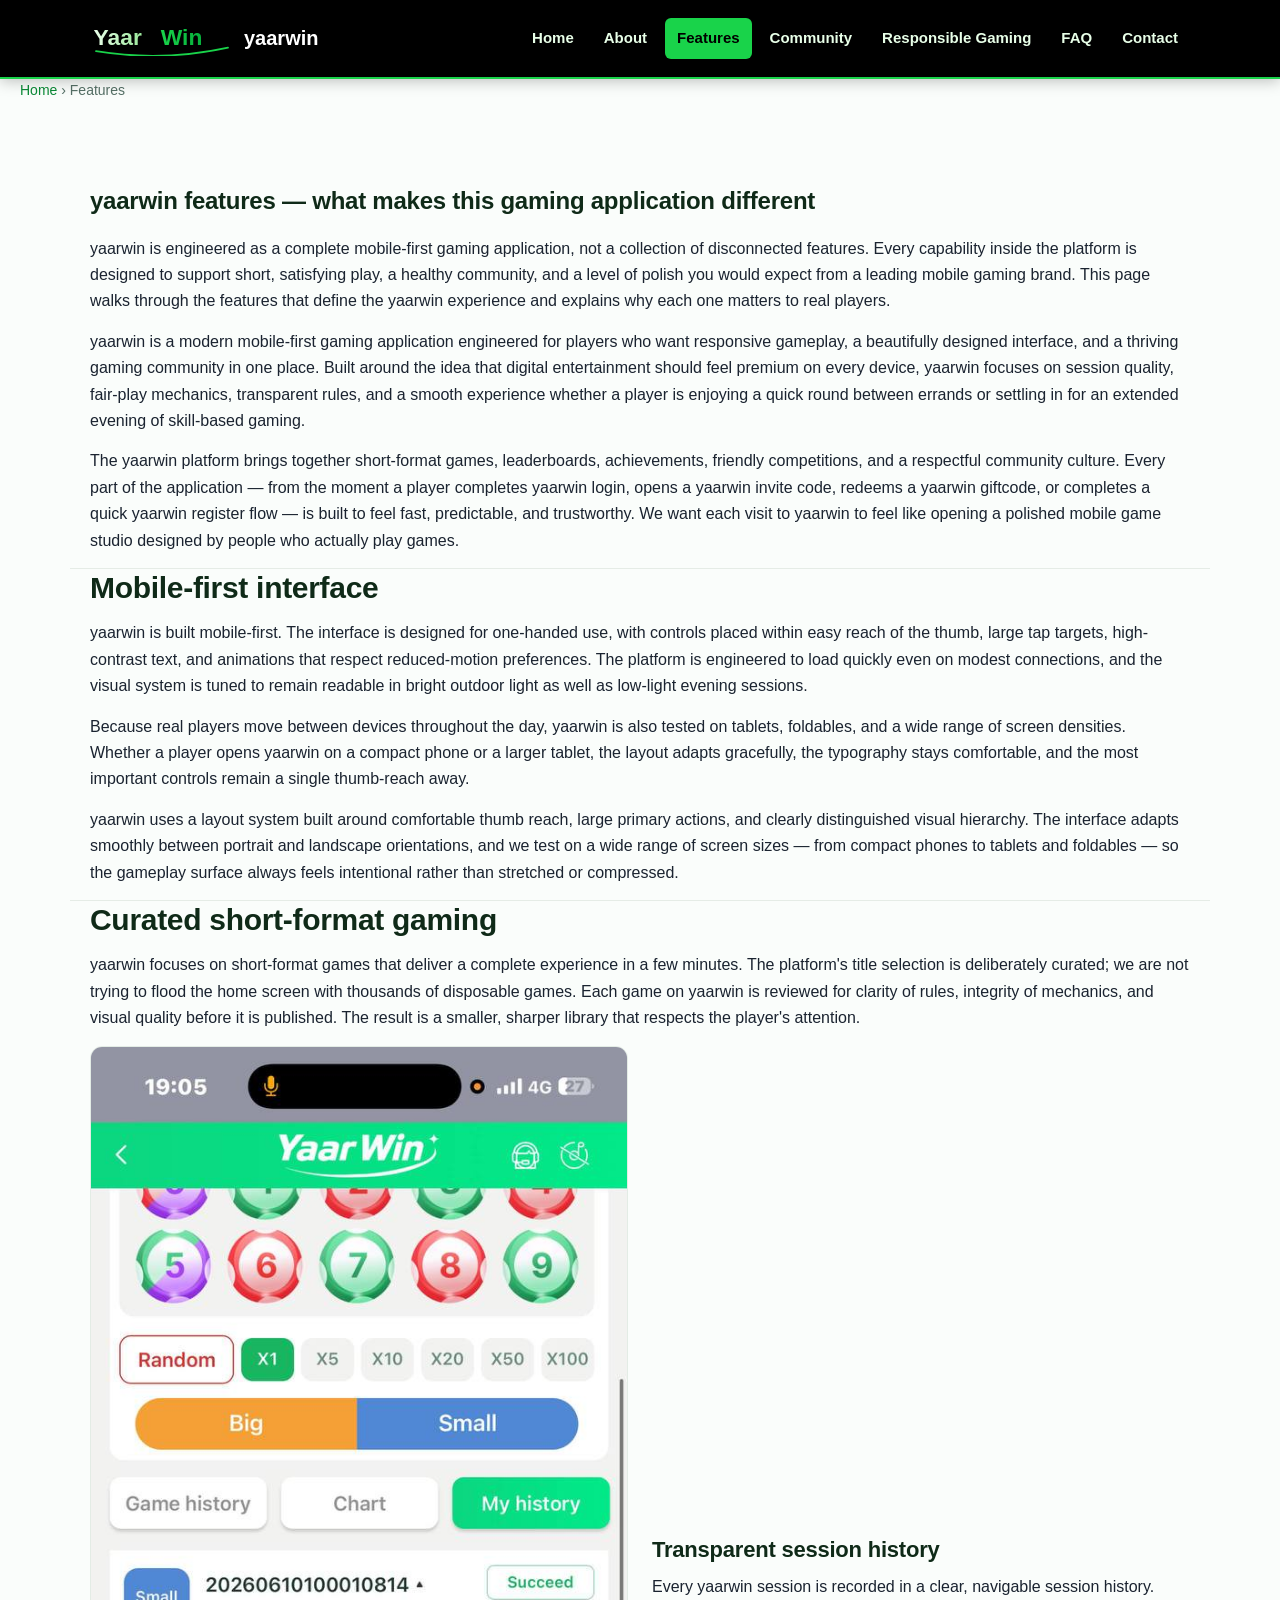
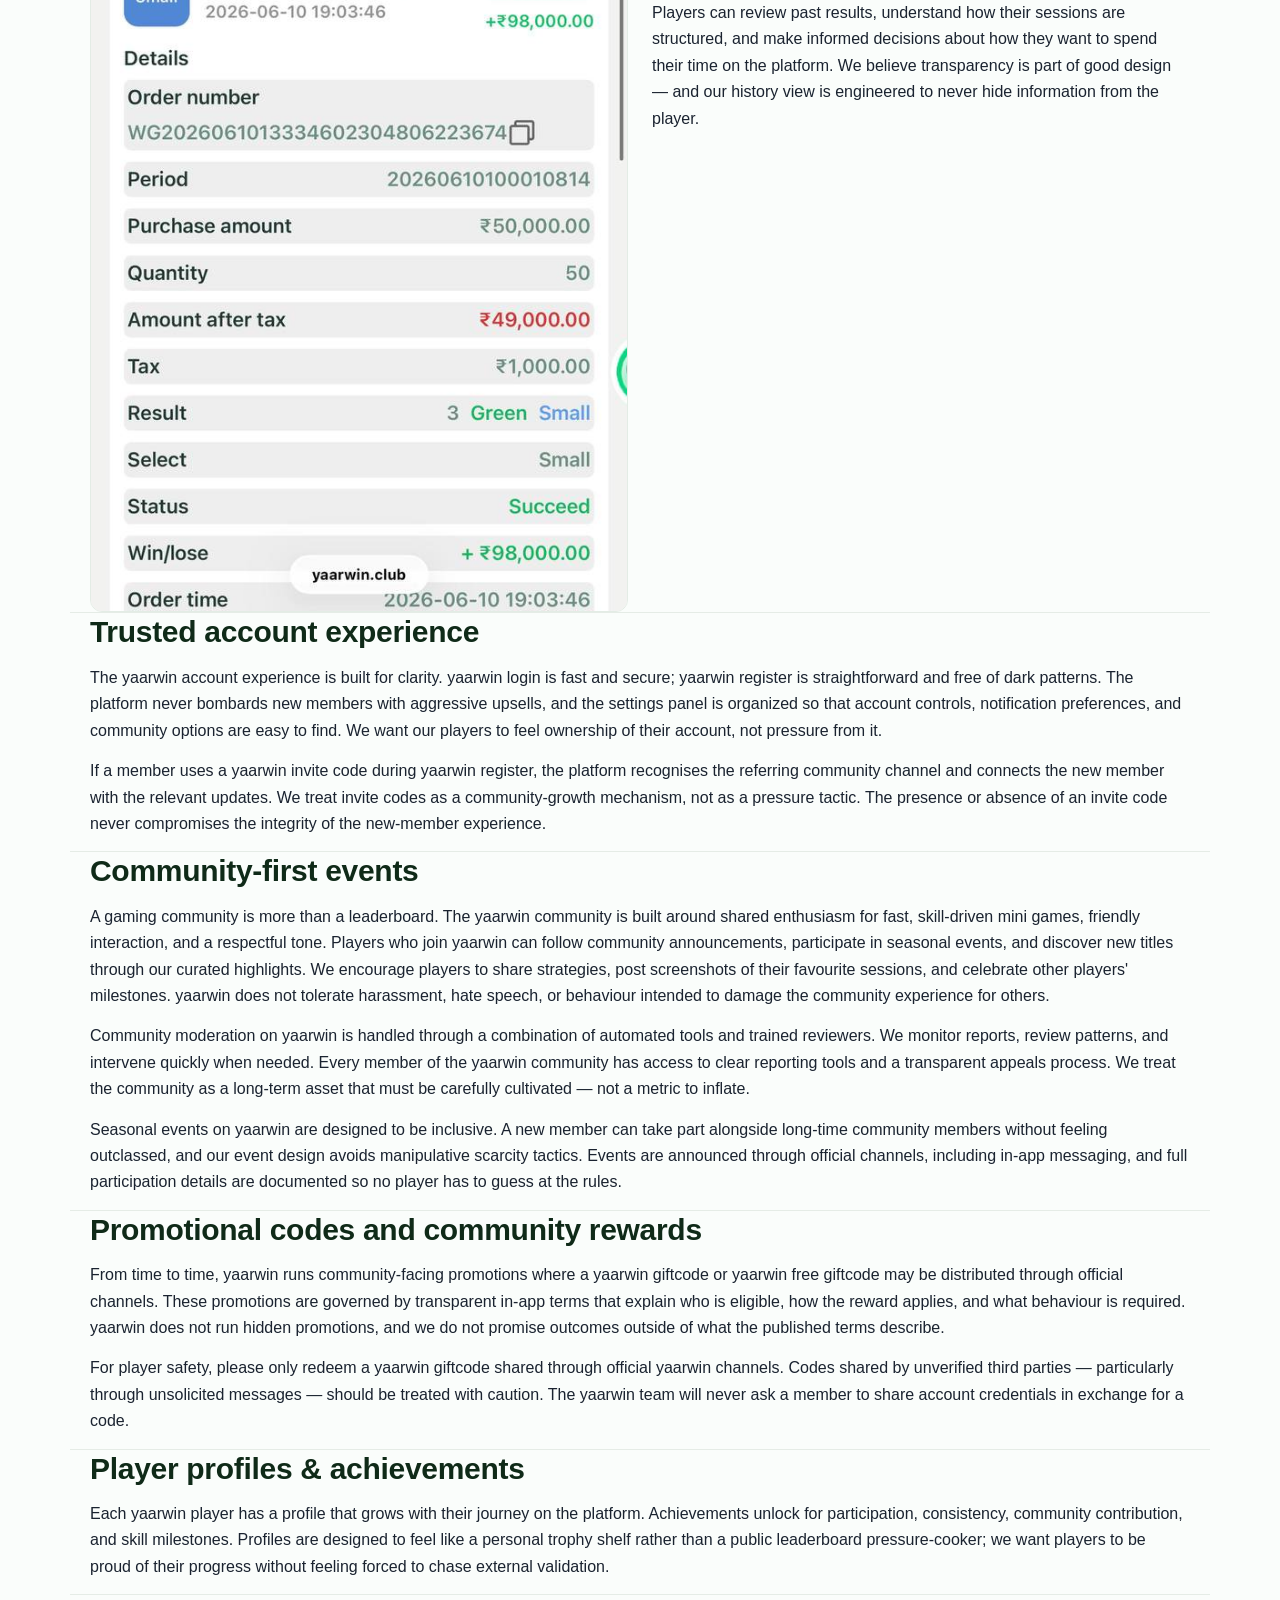
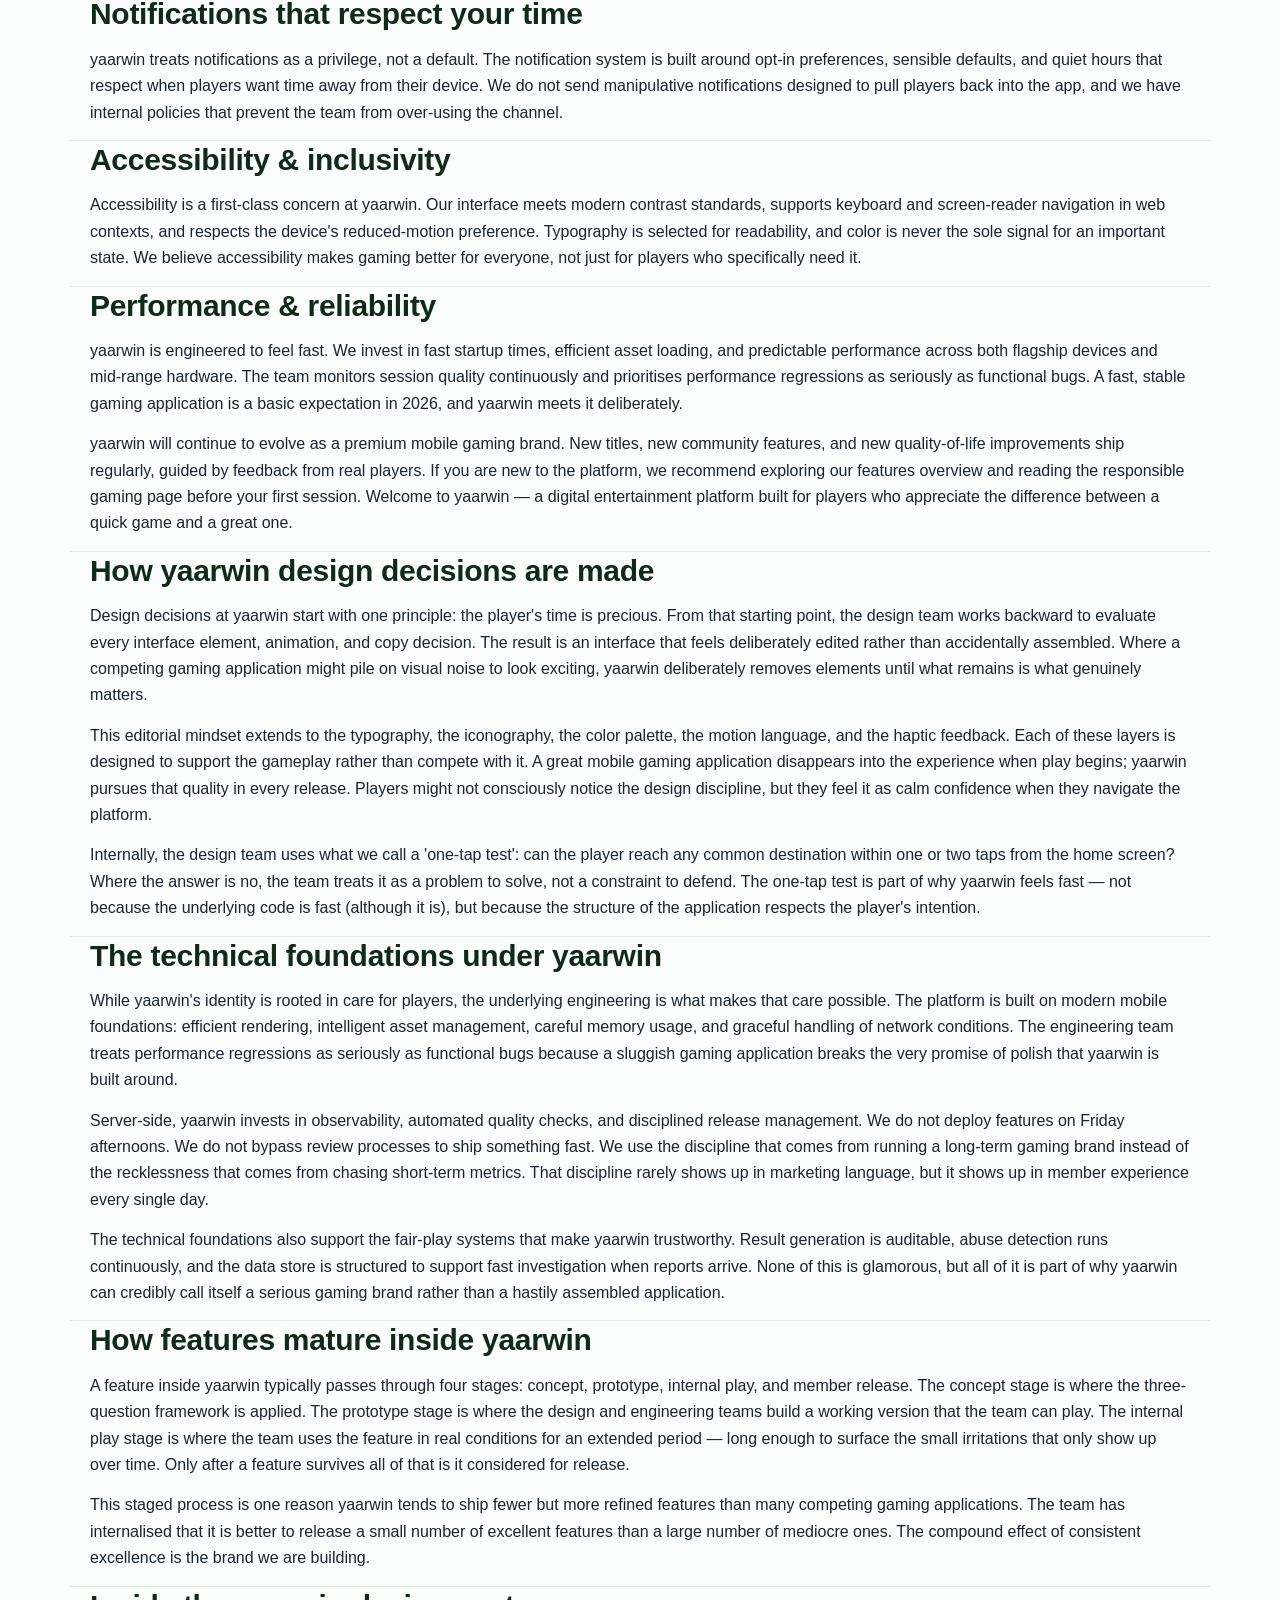
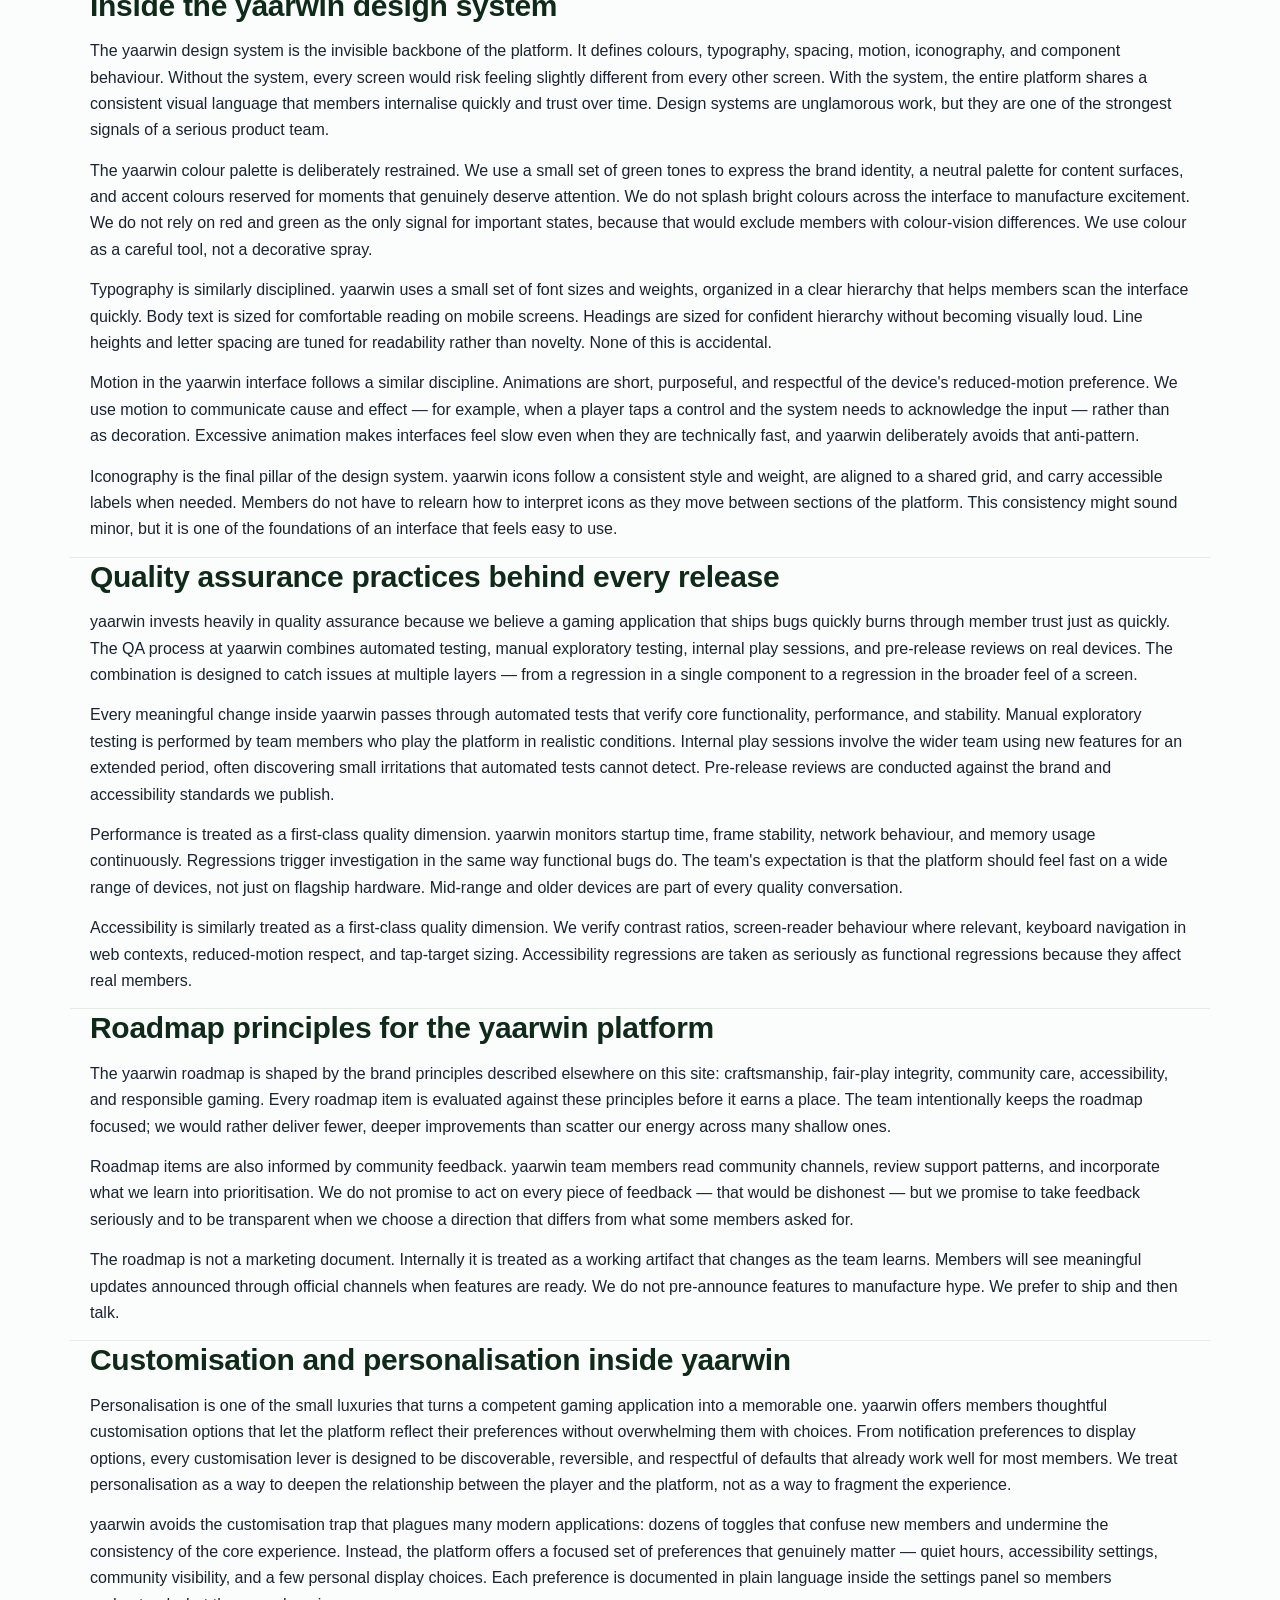
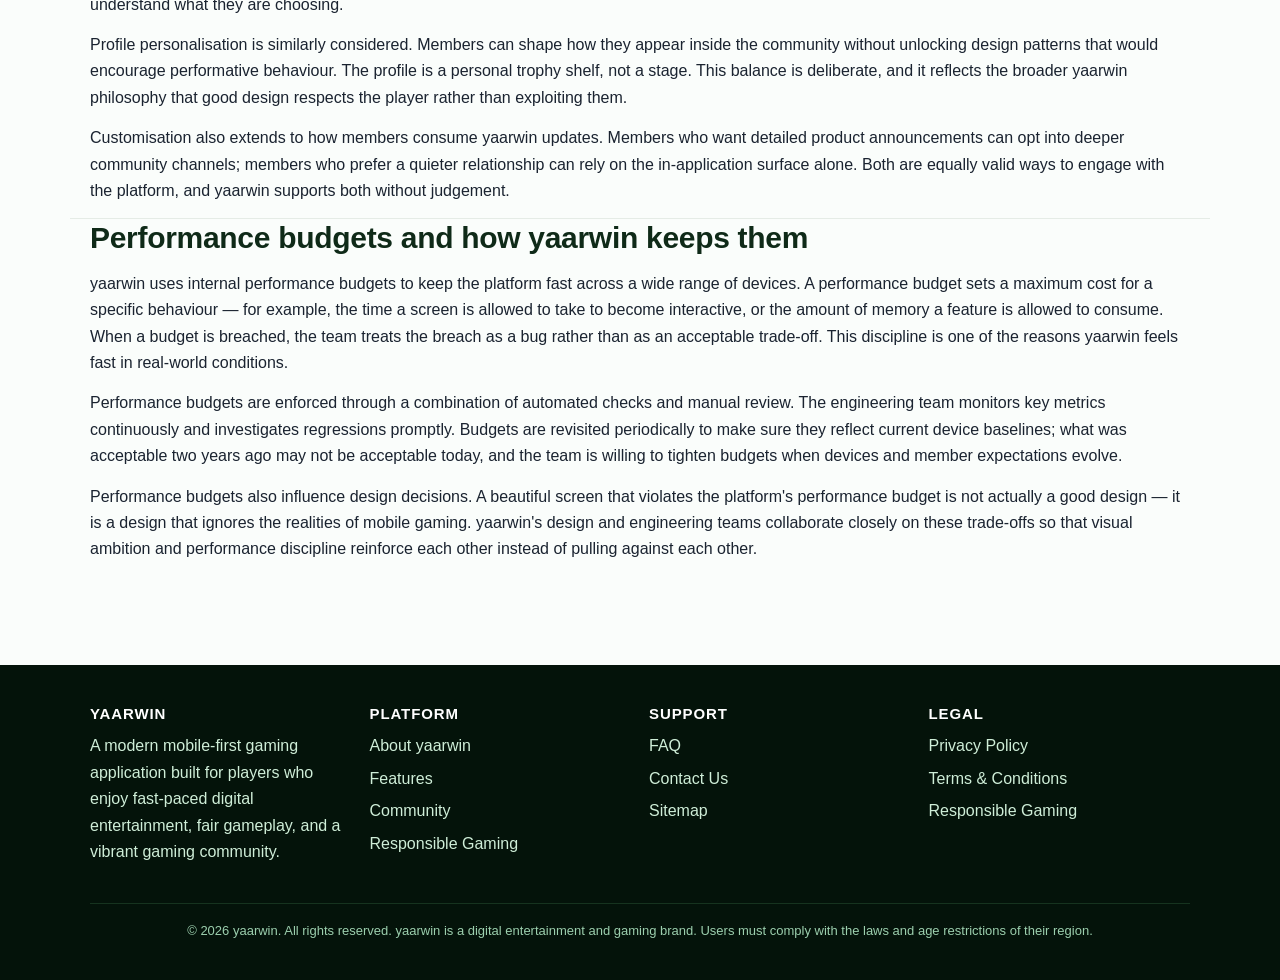
<file: features.html>
<!doctype html>
<html lang="en">
<head>
<meta charset="utf-8">
<meta name="viewport" content="width=device-width,initial-scale=1,viewport-fit=cover">
<title>yaarwin Features | Mobile-First Gaming, Community & Trust</title>
<meta name="description" content="Explore yaarwin features: curated short-format gaming, mobile-first design, community events, fair-play systems, accessibility and secure yaarwin login experience.">
<meta name="theme-color" content="#04130a">
<meta name="robots" content="index,follow,max-image-preview:large,max-snippet:-1,max-video-preview:-1">
<meta name="author" content="yaarwin">
<link rel="canonical" href="https://yaarrwinlogin.com/features.html">
<link rel="icon" type="image/svg+xml" href="/assets/favicon.svg">
<link rel="apple-touch-icon" href="/assets/app-icon.svg">
<link rel="manifest" href="/site.webmanifest">
<link rel="preload" as="style" href="/css/styles.css">
<link rel="stylesheet" href="/css/styles.css">
<meta property="og:type" content="website">
<meta property="og:site_name" content="yaarwin">
<meta property="og:title" content="yaarwin Features | Mobile-First Gaming, Community & Trust">
<meta property="og:description" content="Explore yaarwin features: curated short-format gaming, mobile-first design, community events, fair-play systems, accessibility and secure yaarwin login experience.">
<meta property="og:url" content="https://yaarrwinlogin.com/features.html">
<meta property="og:image" content="https://yaarrwinlogin.com/assets/app-icon.svg">
<meta name="twitter:card" content="summary_large_image">
<meta name="twitter:title" content="yaarwin Features | Mobile-First Gaming, Community & Trust">
<meta name="twitter:description" content="Explore yaarwin features: curated short-format gaming, mobile-first design, community events, fair-play systems, accessibility and secure yaarwin login experience.">
<meta name="twitter:image" content="https://yaarrwinlogin.com/assets/app-icon.svg">
<script type="application/ld+json">{"@context":"https://schema.org","@type":"Organization","name":"yaarwin","url":"https://yaarrwinlogin.com","logo":"https://yaarrwinlogin.com/assets/app-icon.svg","sameAs":["https://yaarrwinlogin.com"],"contactPoint":{"@type":"ContactPoint","contactType":"customer support","email":"support@yaarrwinlogin.com","availableLanguage":["English","Hindi"]}}</script>
<script type="application/ld+json">{"@context":"https://schema.org","@type":"WebSite","name":"yaarwin","url":"https://yaarrwinlogin.com","potentialAction":{"@type":"SearchAction","target":"https://yaarrwinlogin.com/?s={query}","query-input":"required name=query"}}</script>
<script type="application/ld+json">{"@context":"https://schema.org","@type":"WebPage","name":"yaarwin Features | Mobile-First Gaming, Community & Trust","url":"https://yaarrwinlogin.com/features.html","description":"Explore yaarwin features: curated short-format gaming, mobile-first design, community events, fair-play systems, accessibility and secure yaarwin login experience.","inLanguage":"en","isPartOf":{"@type":"WebSite","name":"yaarwin","url":"https://yaarrwinlogin.com"}}</script>
<script type="application/ld+json">{"@context":"https://schema.org","@type":"BreadcrumbList","itemListElement":[{"@type":"ListItem","position":1,"name":"Home","item":"https://yaarrwinlogin.com/index.html"},{"@type":"ListItem","position":2,"name":"Features","item":"https://yaarrwinlogin.com/features.html"}]}</script>
</head>
<body>
<a class="skip" href="#main">Skip to main content</a>
<header class="site">
<div class="nav" role="navigation" aria-label="Primary">
<a class="brand" href="/" aria-label="yaarwin home">
<svg viewBox="0 0 240 60" aria-hidden="true" focusable="false"><defs><linearGradient id="lg1" x1="0" y1="0" x2="1" y2="0"><stop offset="0" stop-color="#eaffea"/><stop offset="1" stop-color="#9be89b"/></linearGradient><linearGradient id="lg2" x1="0" y1="0" x2="1" y2="0"><stop offset="0" stop-color="#19d34a"/><stop offset="1" stop-color="#06b03b"/></linearGradient></defs><text x="6" y="42" font-family="Inter,Arial,sans-serif" font-weight="800" font-size="38" fill="url(#lg1)">Yaar</text><text x="118" y="42" font-family="Inter,Arial,sans-serif" font-weight="800" font-size="38" fill="url(#lg2)">Win</text><path d="M10 52 Q120 70 230 46" stroke="#19d34a" stroke-width="3" fill="none" stroke-linecap="round"/></svg>
<span class="sr-only">yaarwin</span>
</a>
<button class="menu-btn" aria-expanded="false" aria-controls="primary-menu" aria-label="Toggle navigation menu">Menu</button>
<ul id="primary-menu"><li><a href="index.html">Home</a></li><li><a href="about.html">About</a></li><li><a href="features.html" aria-current="page">Features</a></li><li><a href="community.html">Community</a></li><li><a href="responsible-gaming.html">Responsible Gaming</a></li><li><a href="faq.html">FAQ</a></li><li><a href="contact.html">Contact</a></li></ul>
</div>
</header>
<nav class="breadcrumb container" aria-label="Breadcrumb"><a href="index.html">Home</a> &rsaquo; <span aria-current="page">Features</span></nav>
<main id="main">

<section class="container">
<h1>yaarwin features — what makes this gaming application different</h1>
<p>yaarwin is engineered as a complete mobile-first gaming application, not a collection of disconnected features. Every capability inside the platform is designed to support short, satisfying play, a healthy community, and a level of polish you would expect from a leading mobile gaming brand. This page walks through the features that define the yaarwin experience and explains why each one matters to real players.</p>
<p>yaarwin is a modern mobile-first gaming application engineered for players who want responsive gameplay, a beautifully designed interface, and a thriving gaming community in one place. Built around the idea that digital entertainment should feel premium on every device, yaarwin focuses on session quality, fair-play mechanics, transparent rules, and a smooth experience whether a player is enjoying a quick round between errands or settling in for an extended evening of skill-based gaming.</p><p>The yaarwin platform brings together short-format games, leaderboards, achievements, friendly competitions, and a respectful community culture. Every part of the application — from the moment a player completes yaarwin login, opens a yaarwin invite code, redeems a yaarwin giftcode, or completes a quick yaarwin register flow — is built to feel fast, predictable, and trustworthy. We want each visit to yaarwin to feel like opening a polished mobile game studio designed by people who actually play games.</p>
</section>

<section class="container">
<h2>Mobile-first interface</h2>
<p>yaarwin is built mobile-first. The interface is designed for one-handed use, with controls placed within easy reach of the thumb, large tap targets, high-contrast text, and animations that respect reduced-motion preferences. The platform is engineered to load quickly even on modest connections, and the visual system is tuned to remain readable in bright outdoor light as well as low-light evening sessions.</p><p>Because real players move between devices throughout the day, yaarwin is also tested on tablets, foldables, and a wide range of screen densities. Whether a player opens yaarwin on a compact phone or a larger tablet, the layout adapts gracefully, the typography stays comfortable, and the most important controls remain a single thumb-reach away.</p>
<p>yaarwin uses a layout system built around comfortable thumb reach, large primary actions, and clearly distinguished visual hierarchy. The interface adapts smoothly between portrait and landscape orientations, and we test on a wide range of screen sizes — from compact phones to tablets and foldables — so the gameplay surface always feels intentional rather than stretched or compressed.</p>
</section>

<section class="container">
<h2>Curated short-format gaming</h2>
<p>yaarwin focuses on short-format games that deliver a complete experience in a few minutes. The platform's title selection is deliberately curated; we are not trying to flood the home screen with thousands of disposable games. Each game on yaarwin is reviewed for clarity of rules, integrity of mechanics, and visual quality before it is published. The result is a smaller, sharper library that respects the player's attention.</p>
<div class="split">
<div class="feature-img"><img src="/assets/wingo-history.jpg" alt="yaarwin session history view inside the gaming application" loading="lazy" width="590" height="1280"></div>
<div>
<h3>Transparent session history</h3>
<p>Every yaarwin session is recorded in a clear, navigable session history. Players can review past results, understand how their sessions are structured, and make informed decisions about how they want to spend their time on the platform. We believe transparency is part of good design — and our history view is engineered to never hide information from the player.</p>
</div>
</div>
</section>

<section class="container">
<h2>Trusted account experience</h2>
<p>The yaarwin account experience is built for clarity. yaarwin login is fast and secure; yaarwin register is straightforward and free of dark patterns. The platform never bombards new members with aggressive upsells, and the settings panel is organized so that account controls, notification preferences, and community options are easy to find. We want our players to feel ownership of their account, not pressure from it.</p>
<p>If a member uses a yaarwin invite code during yaarwin register, the platform recognises the referring community channel and connects the new member with the relevant updates. We treat invite codes as a community-growth mechanism, not as a pressure tactic. The presence or absence of an invite code never compromises the integrity of the new-member experience.</p>
</section>

<section class="container">
<h2>Community-first events</h2>
<p>A gaming community is more than a leaderboard. The yaarwin community is built around shared enthusiasm for fast, skill-driven mini games, friendly interaction, and a respectful tone. Players who join yaarwin can follow community announcements, participate in seasonal events, and discover new titles through our curated highlights. We encourage players to share strategies, post screenshots of their favourite sessions, and celebrate other players' milestones. yaarwin does not tolerate harassment, hate speech, or behaviour intended to damage the community experience for others.</p><p>Community moderation on yaarwin is handled through a combination of automated tools and trained reviewers. We monitor reports, review patterns, and intervene quickly when needed. Every member of the yaarwin community has access to clear reporting tools and a transparent appeals process. We treat the community as a long-term asset that must be carefully cultivated — not a metric to inflate.</p>
<p>Seasonal events on yaarwin are designed to be inclusive. A new member can take part alongside long-time community members without feeling outclassed, and our event design avoids manipulative scarcity tactics. Events are announced through official channels, including in-app messaging, and full participation details are documented so no player has to guess at the rules.</p>
</section>

<section class="container">
<h2>Promotional codes and community rewards</h2>
<p>From time to time, yaarwin runs community-facing promotions where a yaarwin giftcode or yaarwin free giftcode may be distributed through official channels. These promotions are governed by transparent in-app terms that explain who is eligible, how the reward applies, and what behaviour is required. yaarwin does not run hidden promotions, and we do not promise outcomes outside of what the published terms describe.</p>
<p>For player safety, please only redeem a yaarwin giftcode shared through official yaarwin channels. Codes shared by unverified third parties — particularly through unsolicited messages — should be treated with caution. The yaarwin team will never ask a member to share account credentials in exchange for a code.</p>
</section>

<section class="container">
<h2>Player profiles &amp; achievements</h2>
<p>Each yaarwin player has a profile that grows with their journey on the platform. Achievements unlock for participation, consistency, community contribution, and skill milestones. Profiles are designed to feel like a personal trophy shelf rather than a public leaderboard pressure-cooker; we want players to be proud of their progress without feeling forced to chase external validation.</p>
</section>

<section class="container">
<h2>Notifications that respect your time</h2>
<p>yaarwin treats notifications as a privilege, not a default. The notification system is built around opt-in preferences, sensible defaults, and quiet hours that respect when players want time away from their device. We do not send manipulative notifications designed to pull players back into the app, and we have internal policies that prevent the team from over-using the channel.</p>
</section>

<section class="container">
<h2>Accessibility &amp; inclusivity</h2>
<p>Accessibility is a first-class concern at yaarwin. Our interface meets modern contrast standards, supports keyboard and screen-reader navigation in web contexts, and respects the device's reduced-motion preference. Typography is selected for readability, and color is never the sole signal for an important state. We believe accessibility makes gaming better for everyone, not just for players who specifically need it.</p>
</section>

<section class="container">
<h2>Performance &amp; reliability</h2>
<p>yaarwin is engineered to feel fast. We invest in fast startup times, efficient asset loading, and predictable performance across both flagship devices and mid-range hardware. The team monitors session quality continuously and prioritises performance regressions as seriously as functional bugs. A fast, stable gaming application is a basic expectation in 2026, and yaarwin meets it deliberately.</p>
<p>yaarwin will continue to evolve as a premium mobile gaming brand. New titles, new community features, and new quality-of-life improvements ship regularly, guided by feedback from real players. If you are new to the platform, we recommend exploring our features overview and reading the responsible gaming page before your first session. Welcome to yaarwin — a digital entertainment platform built for players who appreciate the difference between a quick game and a great one.</p>
</section>

<section class="container"><h2>How yaarwin design decisions are made</h2><p>Design decisions at yaarwin start with one principle: the player's time is precious. From that starting point, the design team works backward to evaluate every interface element, animation, and copy decision. The result is an interface that feels deliberately edited rather than accidentally assembled. Where a competing gaming application might pile on visual noise to look exciting, yaarwin deliberately removes elements until what remains is what genuinely matters.</p><p>This editorial mindset extends to the typography, the iconography, the color palette, the motion language, and the haptic feedback. Each of these layers is designed to support the gameplay rather than compete with it. A great mobile gaming application disappears into the experience when play begins; yaarwin pursues that quality in every release. Players might not consciously notice the design discipline, but they feel it as calm confidence when they navigate the platform.</p><p>Internally, the design team uses what we call a 'one-tap test': can the player reach any common destination within one or two taps from the home screen? Where the answer is no, the team treats it as a problem to solve, not a constraint to defend. The one-tap test is part of why yaarwin feels fast — not because the underlying code is fast (although it is), but because the structure of the application respects the player's intention.</p></section>
<section class="container"><h2>The technical foundations under yaarwin</h2><p>While yaarwin's identity is rooted in care for players, the underlying engineering is what makes that care possible. The platform is built on modern mobile foundations: efficient rendering, intelligent asset management, careful memory usage, and graceful handling of network conditions. The engineering team treats performance regressions as seriously as functional bugs because a sluggish gaming application breaks the very promise of polish that yaarwin is built around.</p><p>Server-side, yaarwin invests in observability, automated quality checks, and disciplined release management. We do not deploy features on Friday afternoons. We do not bypass review processes to ship something fast. We use the discipline that comes from running a long-term gaming brand instead of the recklessness that comes from chasing short-term metrics. That discipline rarely shows up in marketing language, but it shows up in member experience every single day.</p><p>The technical foundations also support the fair-play systems that make yaarwin trustworthy. Result generation is auditable, abuse detection runs continuously, and the data store is structured to support fast investigation when reports arrive. None of this is glamorous, but all of it is part of why yaarwin can credibly call itself a serious gaming brand rather than a hastily assembled application.</p></section>
<section class="container"><h2>How features mature inside yaarwin</h2><p>A feature inside yaarwin typically passes through four stages: concept, prototype, internal play, and member release. The concept stage is where the three-question framework is applied. The prototype stage is where the design and engineering teams build a working version that the team can play. The internal play stage is where the team uses the feature in real conditions for an extended period — long enough to surface the small irritations that only show up over time. Only after a feature survives all of that is it considered for release.</p><p>This staged process is one reason yaarwin tends to ship fewer but more refined features than many competing gaming applications. The team has internalised that it is better to release a small number of excellent features than a large number of mediocre ones. The compound effect of consistent excellence is the brand we are building.</p></section>
<section class="container"><h2>Inside the yaarwin design system</h2><p>The yaarwin design system is the invisible backbone of the platform. It defines colours, typography, spacing, motion, iconography, and component behaviour. Without the system, every screen would risk feeling slightly different from every other screen. With the system, the entire platform shares a consistent visual language that members internalise quickly and trust over time. Design systems are unglamorous work, but they are one of the strongest signals of a serious product team.</p><p>The yaarwin colour palette is deliberately restrained. We use a small set of green tones to express the brand identity, a neutral palette for content surfaces, and accent colours reserved for moments that genuinely deserve attention. We do not splash bright colours across the interface to manufacture excitement. We do not rely on red and green as the only signal for important states, because that would exclude members with colour-vision differences. We use colour as a careful tool, not a decorative spray.</p><p>Typography is similarly disciplined. yaarwin uses a small set of font sizes and weights, organized in a clear hierarchy that helps members scan the interface quickly. Body text is sized for comfortable reading on mobile screens. Headings are sized for confident hierarchy without becoming visually loud. Line heights and letter spacing are tuned for readability rather than novelty. None of this is accidental.</p><p>Motion in the yaarwin interface follows a similar discipline. Animations are short, purposeful, and respectful of the device's reduced-motion preference. We use motion to communicate cause and effect — for example, when a player taps a control and the system needs to acknowledge the input — rather than as decoration. Excessive animation makes interfaces feel slow even when they are technically fast, and yaarwin deliberately avoids that anti-pattern.</p><p>Iconography is the final pillar of the design system. yaarwin icons follow a consistent style and weight, are aligned to a shared grid, and carry accessible labels when needed. Members do not have to relearn how to interpret icons as they move between sections of the platform. This consistency might sound minor, but it is one of the foundations of an interface that feels easy to use.</p></section>
<section class="container"><h2>Quality assurance practices behind every release</h2><p>yaarwin invests heavily in quality assurance because we believe a gaming application that ships bugs quickly burns through member trust just as quickly. The QA process at yaarwin combines automated testing, manual exploratory testing, internal play sessions, and pre-release reviews on real devices. The combination is designed to catch issues at multiple layers — from a regression in a single component to a regression in the broader feel of a screen.</p><p>Every meaningful change inside yaarwin passes through automated tests that verify core functionality, performance, and stability. Manual exploratory testing is performed by team members who play the platform in realistic conditions. Internal play sessions involve the wider team using new features for an extended period, often discovering small irritations that automated tests cannot detect. Pre-release reviews are conducted against the brand and accessibility standards we publish.</p><p>Performance is treated as a first-class quality dimension. yaarwin monitors startup time, frame stability, network behaviour, and memory usage continuously. Regressions trigger investigation in the same way functional bugs do. The team's expectation is that the platform should feel fast on a wide range of devices, not just on flagship hardware. Mid-range and older devices are part of every quality conversation.</p><p>Accessibility is similarly treated as a first-class quality dimension. We verify contrast ratios, screen-reader behaviour where relevant, keyboard navigation in web contexts, reduced-motion respect, and tap-target sizing. Accessibility regressions are taken as seriously as functional regressions because they affect real members.</p></section>
<section class="container"><h2>Roadmap principles for the yaarwin platform</h2><p>The yaarwin roadmap is shaped by the brand principles described elsewhere on this site: craftsmanship, fair-play integrity, community care, accessibility, and responsible gaming. Every roadmap item is evaluated against these principles before it earns a place. The team intentionally keeps the roadmap focused; we would rather deliver fewer, deeper improvements than scatter our energy across many shallow ones.</p><p>Roadmap items are also informed by community feedback. yaarwin team members read community channels, review support patterns, and incorporate what we learn into prioritisation. We do not promise to act on every piece of feedback — that would be dishonest — but we promise to take feedback seriously and to be transparent when we choose a direction that differs from what some members asked for.</p><p>The roadmap is not a marketing document. Internally it is treated as a working artifact that changes as the team learns. Members will see meaningful updates announced through official channels when features are ready. We do not pre-announce features to manufacture hype. We prefer to ship and then talk.</p></section>
<section class="container"><h2>Customisation and personalisation inside yaarwin</h2><p>Personalisation is one of the small luxuries that turns a competent gaming application into a memorable one. yaarwin offers members thoughtful customisation options that let the platform reflect their preferences without overwhelming them with choices. From notification preferences to display options, every customisation lever is designed to be discoverable, reversible, and respectful of defaults that already work well for most members. We treat personalisation as a way to deepen the relationship between the player and the platform, not as a way to fragment the experience.</p><p>yaarwin avoids the customisation trap that plagues many modern applications: dozens of toggles that confuse new members and undermine the consistency of the core experience. Instead, the platform offers a focused set of preferences that genuinely matter — quiet hours, accessibility settings, community visibility, and a few personal display choices. Each preference is documented in plain language inside the settings panel so members understand what they are choosing.</p><p>Profile personalisation is similarly considered. Members can shape how they appear inside the community without unlocking design patterns that would encourage performative behaviour. The profile is a personal trophy shelf, not a stage. This balance is deliberate, and it reflects the broader yaarwin philosophy that good design respects the player rather than exploiting them.</p><p>Customisation also extends to how members consume yaarwin updates. Members who want detailed product announcements can opt into deeper community channels; members who prefer a quieter relationship can rely on the in-application surface alone. Both are equally valid ways to engage with the platform, and yaarwin supports both without judgement.</p></section>
<section class="container"><h2>Performance budgets and how yaarwin keeps them</h2><p>yaarwin uses internal performance budgets to keep the platform fast across a wide range of devices. A performance budget sets a maximum cost for a specific behaviour — for example, the time a screen is allowed to take to become interactive, or the amount of memory a feature is allowed to consume. When a budget is breached, the team treats the breach as a bug rather than as an acceptable trade-off. This discipline is one of the reasons yaarwin feels fast in real-world conditions.</p><p>Performance budgets are enforced through a combination of automated checks and manual review. The engineering team monitors key metrics continuously and investigates regressions promptly. Budgets are revisited periodically to make sure they reflect current device baselines; what was acceptable two years ago may not be acceptable today, and the team is willing to tighten budgets when devices and member expectations evolve.</p><p>Performance budgets also influence design decisions. A beautiful screen that violates the platform's performance budget is not actually a good design — it is a design that ignores the realities of mobile gaming. yaarwin's design and engineering teams collaborate closely on these trade-offs so that visual ambition and performance discipline reinforce each other instead of pulling against each other.</p></section>
</main>
<footer class="site">
<div class="container">
<div class="grid">
<div>
<h4>yaarwin</h4>
<p>A modern mobile-first gaming application built for players who enjoy fast-paced digital entertainment, fair gameplay, and a vibrant gaming community.</p>
</div>
<div>
<h4>Platform</h4>
<ul style="list-style:none;padding:0">
<li><a href="/about.html">About yaarwin</a></li>
<li><a href="/features.html">Features</a></li>
<li><a href="/community.html">Community</a></li>
<li><a href="/responsible-gaming.html">Responsible Gaming</a></li>
</ul>
</div>
<div>
<h4>Support</h4>
<ul style="list-style:none;padding:0">
<li><a href="/faq.html">FAQ</a></li>
<li><a href="/contact.html">Contact Us</a></li>
<li><a href="/sitemap.html">Sitemap</a></li>
</ul>
</div>
<div>
<h4>Legal</h4>
<ul style="list-style:none;padding:0">
<li><a href="/privacy.html">Privacy Policy</a></li>
<li><a href="/terms.html">Terms &amp; Conditions</a></li>
<li><a href="/responsible-gaming.html">Responsible Gaming</a></li>
</ul>
</div>
</div>
<p class="legal">&copy; 2026 yaarwin. All rights reserved. yaarwin is a digital entertainment and gaming brand. Users must comply with the laws and age restrictions of their region.</p>
</div>
</footer>
<script src="/js/main.js" defer></script>
</body>
</html>
</file>
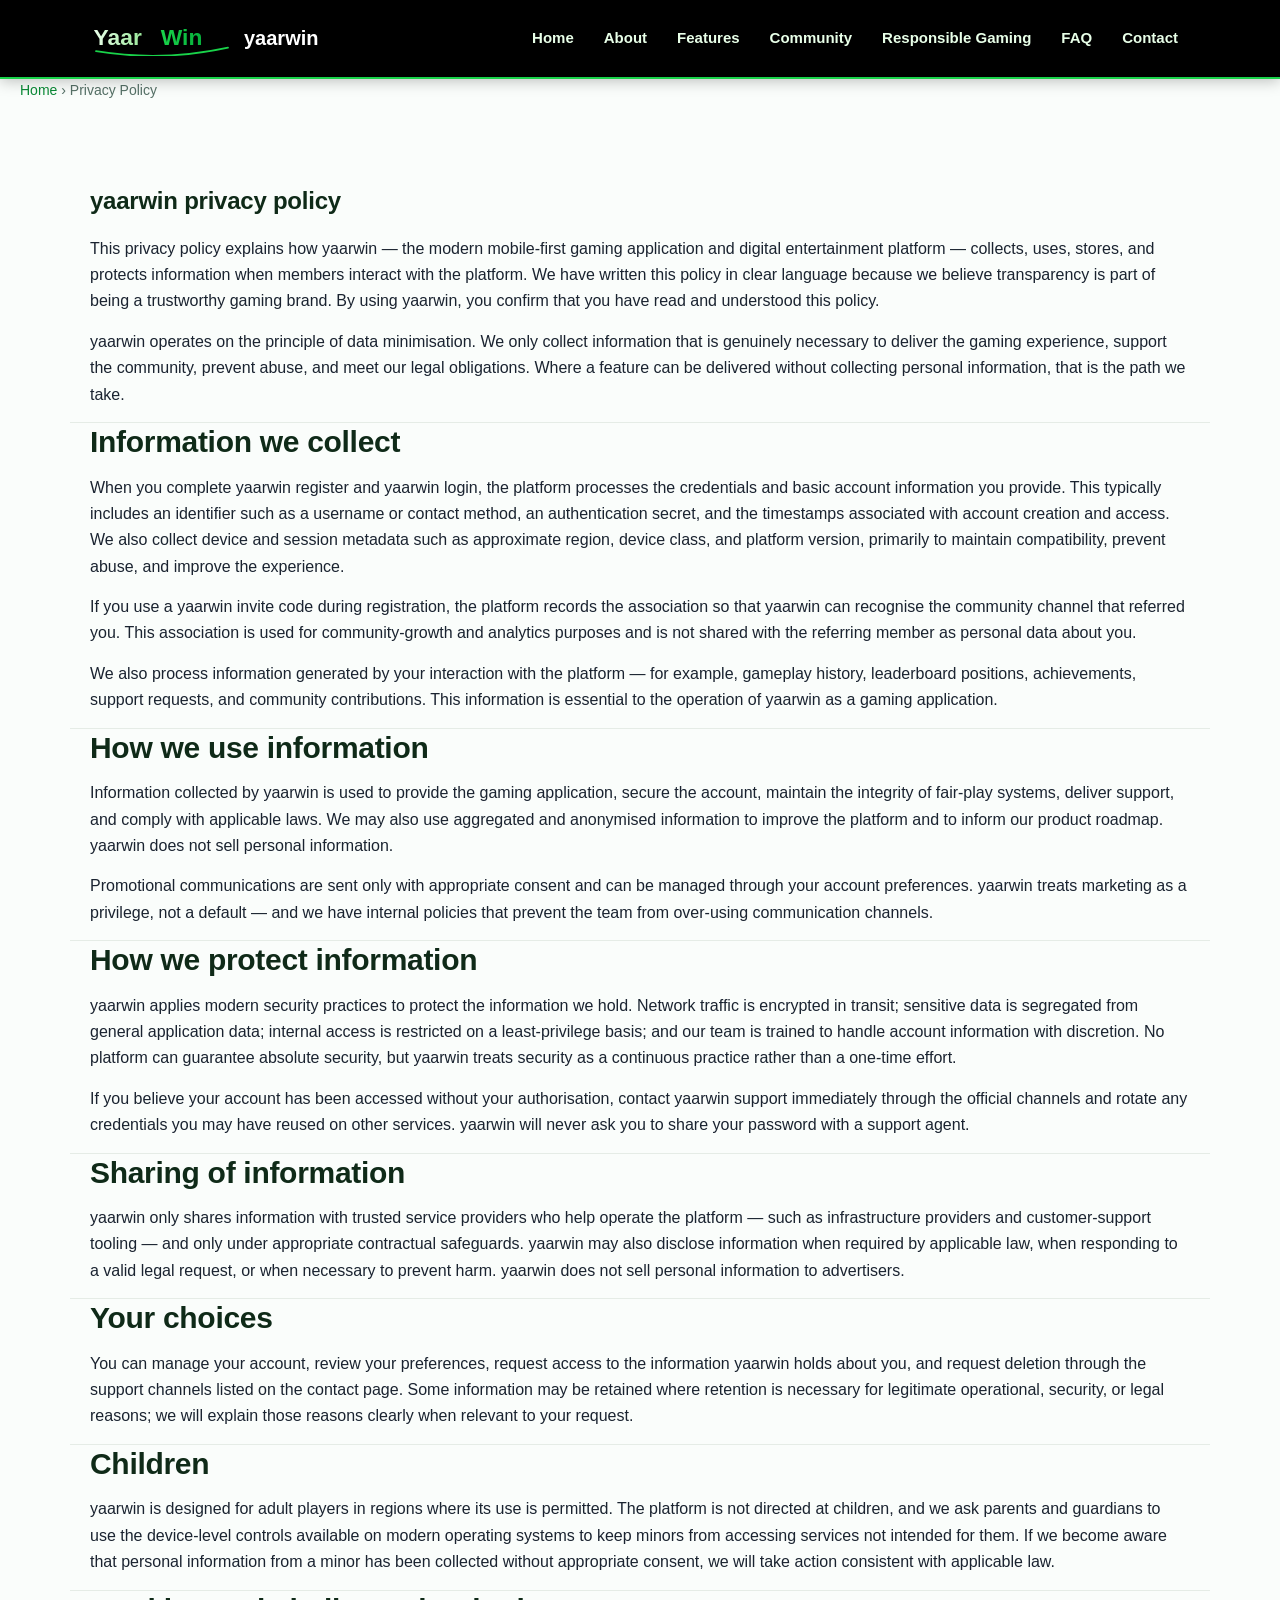
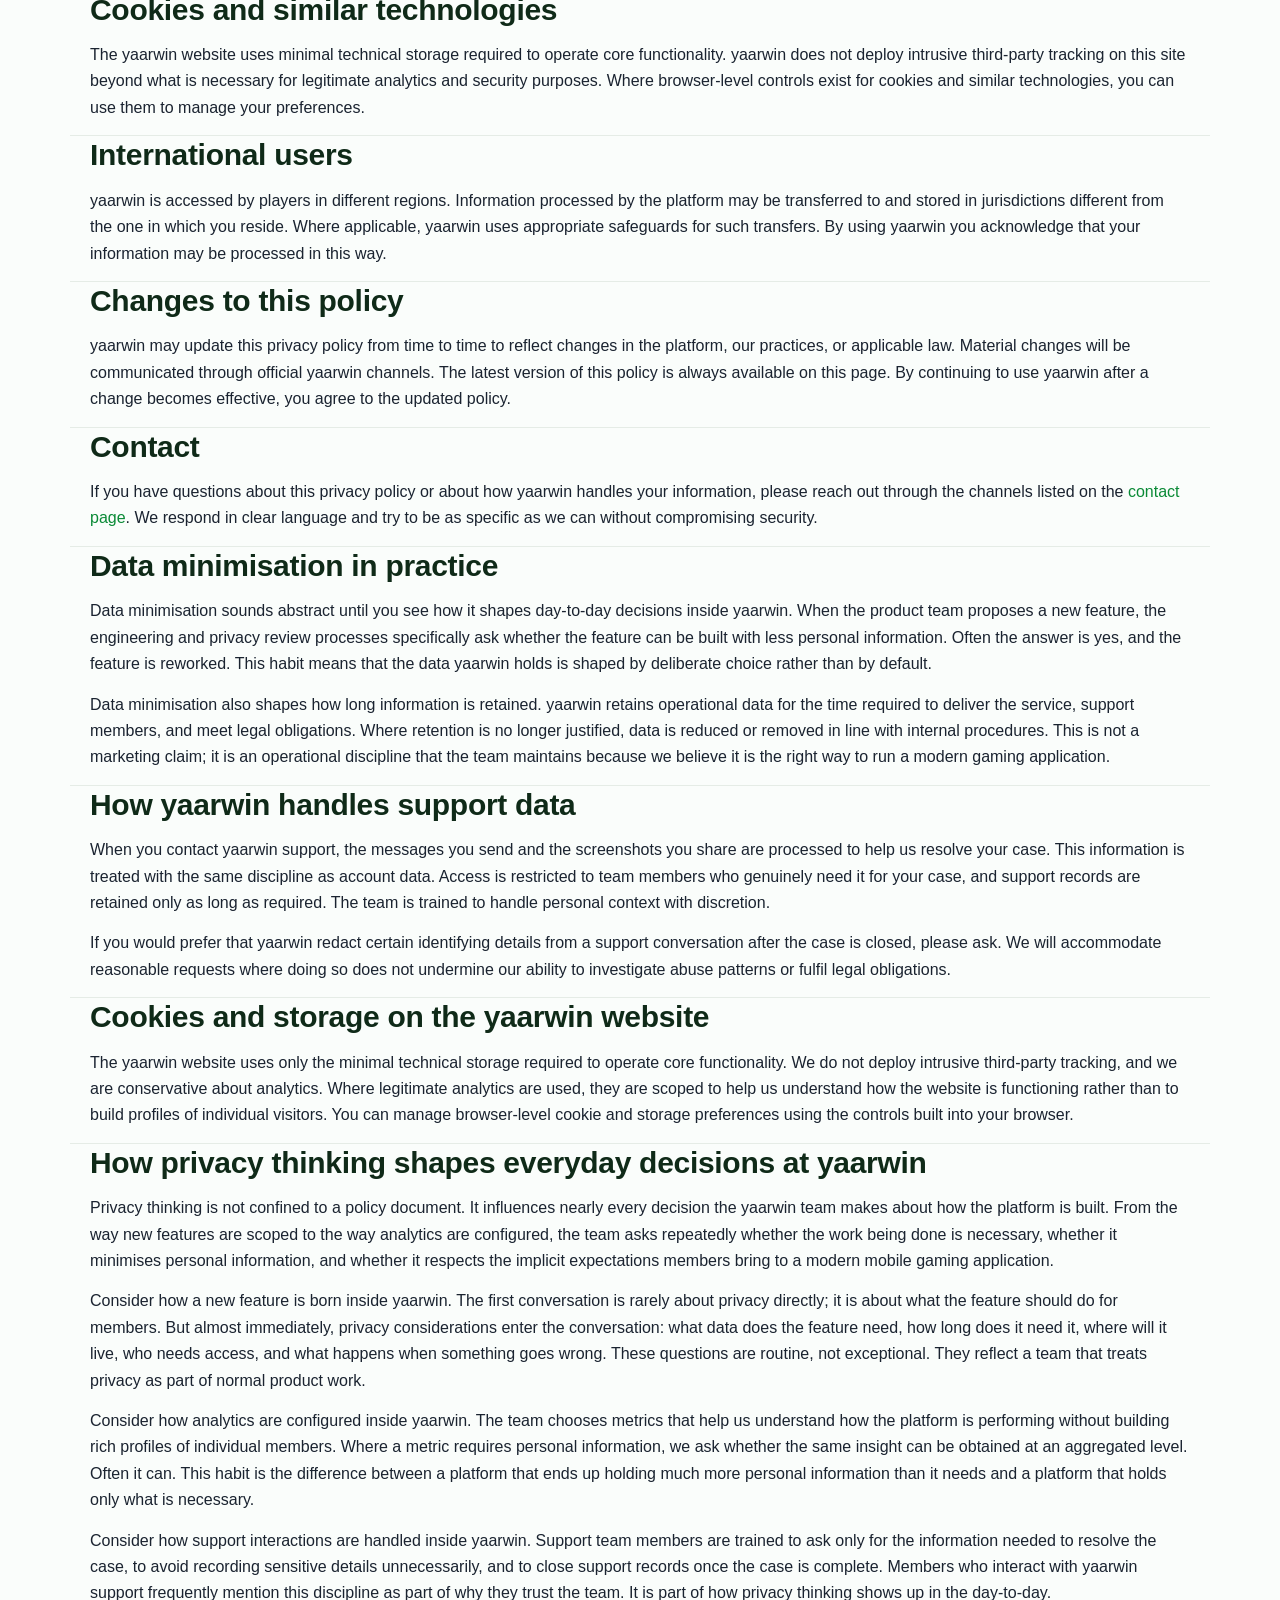
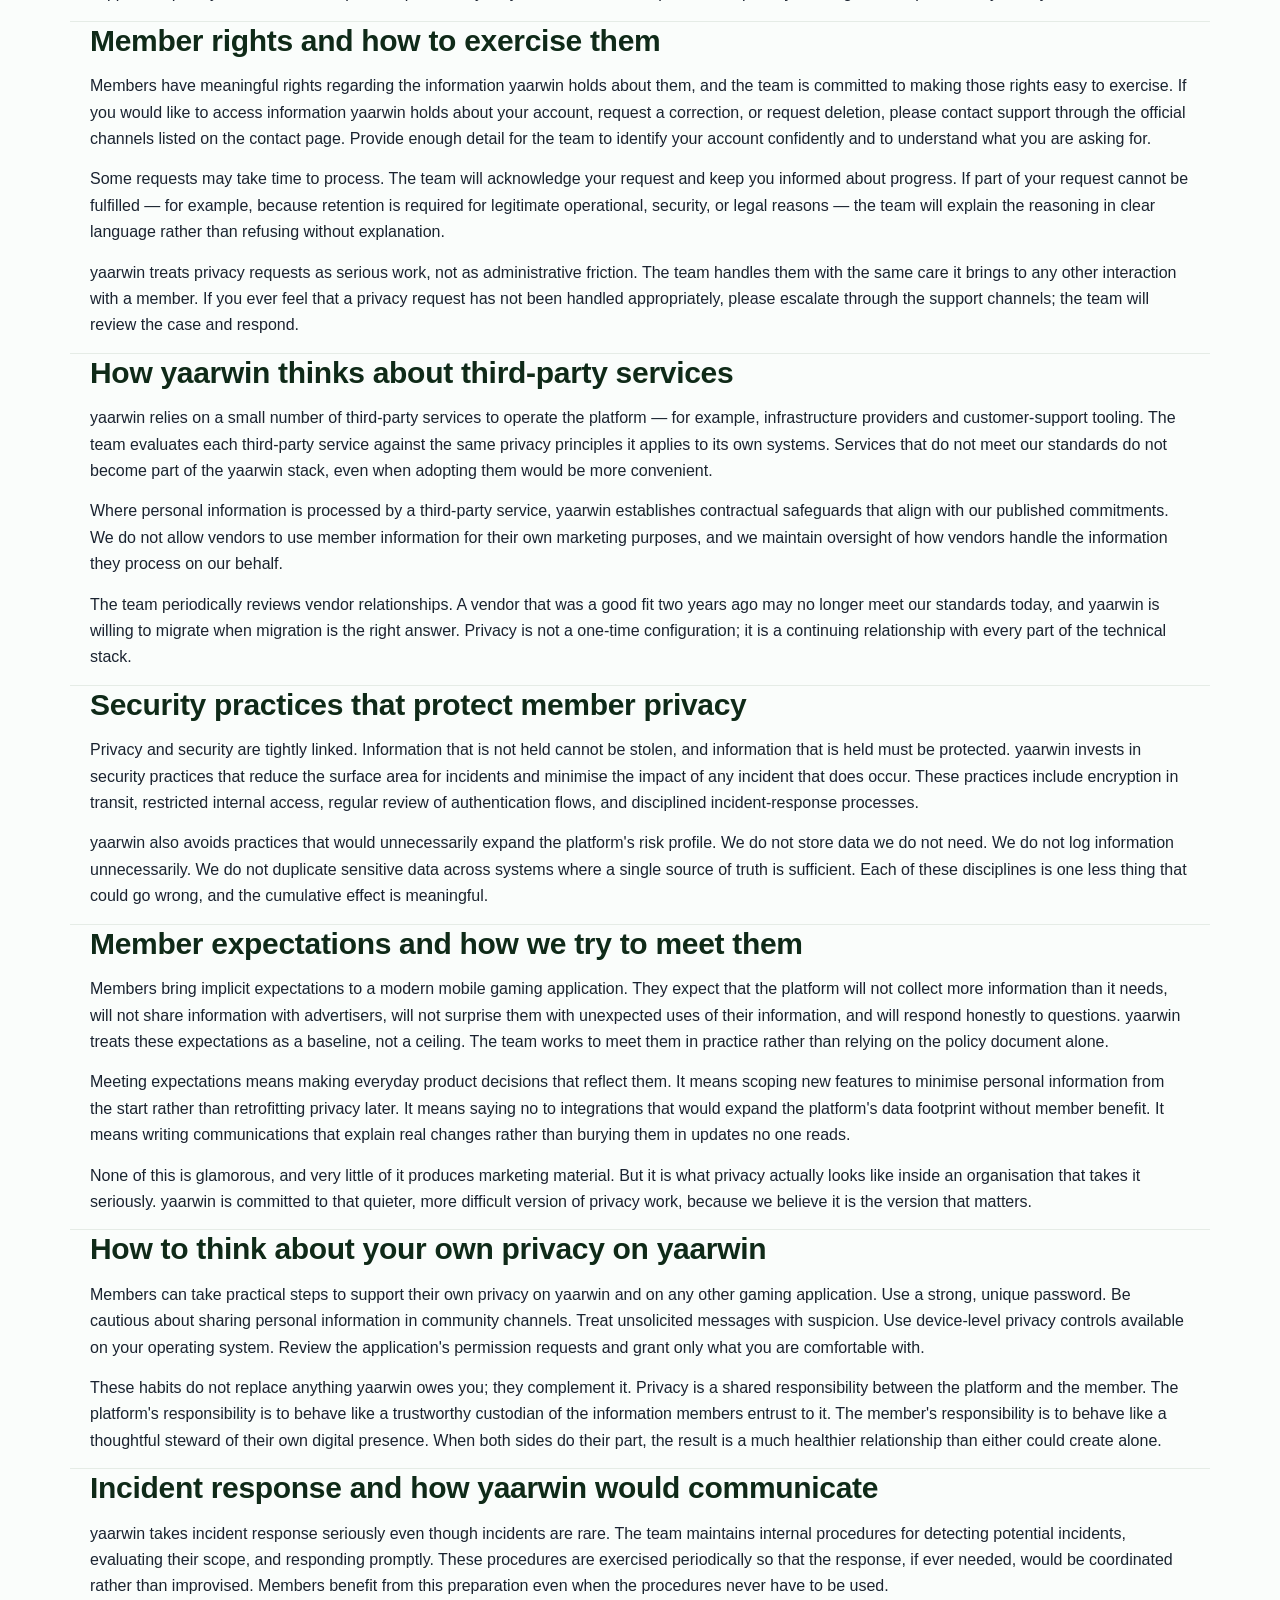
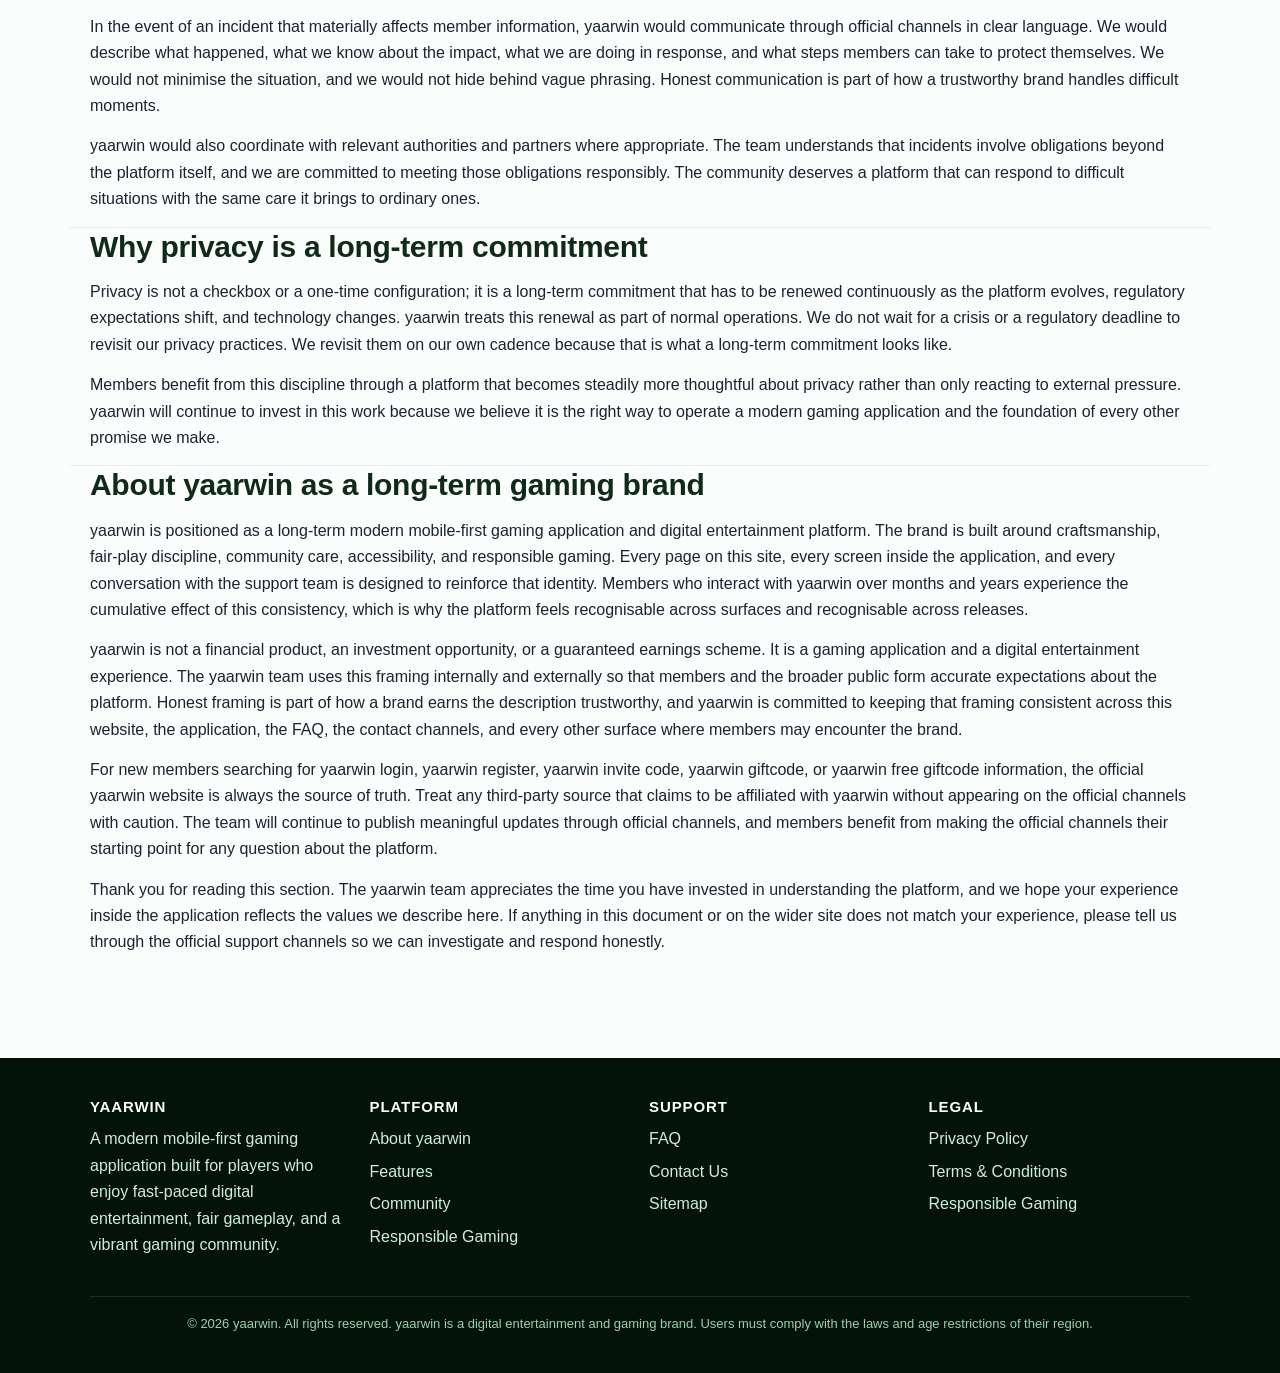
<file: privacy.html>
<!doctype html>
<html lang="en">
<head>
<meta charset="utf-8">
<meta name="viewport" content="width=device-width,initial-scale=1,viewport-fit=cover">
<title>Privacy Policy | yaarwin Gaming Application</title>
<meta name="description" content="Read the yaarwin privacy policy — how a modern mobile gaming application collects, uses, protects and respects your information across the platform.">
<meta name="theme-color" content="#04130a">
<meta name="robots" content="index,follow,max-image-preview:large,max-snippet:-1,max-video-preview:-1">
<meta name="author" content="yaarwin">
<link rel="canonical" href="https://yaarrwinlogin.com/privacy.html">
<link rel="icon" type="image/svg+xml" href="/assets/favicon.svg">
<link rel="apple-touch-icon" href="/assets/app-icon.svg">
<link rel="manifest" href="/site.webmanifest">
<link rel="preload" as="style" href="/css/styles.css">
<link rel="stylesheet" href="/css/styles.css">
<meta property="og:type" content="website">
<meta property="og:site_name" content="yaarwin">
<meta property="og:title" content="Privacy Policy | yaarwin Gaming Application">
<meta property="og:description" content="Read the yaarwin privacy policy — how a modern mobile gaming application collects, uses, protects and respects your information across the platform.">
<meta property="og:url" content="https://yaarrwinlogin.com/privacy.html">
<meta property="og:image" content="https://yaarrwinlogin.com/assets/app-icon.svg">
<meta name="twitter:card" content="summary_large_image">
<meta name="twitter:title" content="Privacy Policy | yaarwin Gaming Application">
<meta name="twitter:description" content="Read the yaarwin privacy policy — how a modern mobile gaming application collects, uses, protects and respects your information across the platform.">
<meta name="twitter:image" content="https://yaarrwinlogin.com/assets/app-icon.svg">
<script type="application/ld+json">{"@context":"https://schema.org","@type":"Organization","name":"yaarwin","url":"https://yaarrwinlogin.com","logo":"https://yaarrwinlogin.com/assets/app-icon.svg","sameAs":["https://yaarrwinlogin.com"],"contactPoint":{"@type":"ContactPoint","contactType":"customer support","email":"support@yaarrwinlogin.com","availableLanguage":["English","Hindi"]}}</script>
<script type="application/ld+json">{"@context":"https://schema.org","@type":"WebSite","name":"yaarwin","url":"https://yaarrwinlogin.com","potentialAction":{"@type":"SearchAction","target":"https://yaarrwinlogin.com/?s={query}","query-input":"required name=query"}}</script>
<script type="application/ld+json">{"@context":"https://schema.org","@type":"WebPage","name":"Privacy Policy | yaarwin Gaming Application","url":"https://yaarrwinlogin.com/privacy.html","description":"Read the yaarwin privacy policy \u2014 how a modern mobile gaming application collects, uses, protects and respects your information across the platform.","inLanguage":"en","isPartOf":{"@type":"WebSite","name":"yaarwin","url":"https://yaarrwinlogin.com"}}</script>
<script type="application/ld+json">{"@context":"https://schema.org","@type":"BreadcrumbList","itemListElement":[{"@type":"ListItem","position":1,"name":"Home","item":"https://yaarrwinlogin.com/index.html"},{"@type":"ListItem","position":2,"name":"Privacy Policy","item":"https://yaarrwinlogin.com/privacy.html"}]}</script>
</head>
<body>
<a class="skip" href="#main">Skip to main content</a>
<header class="site">
<div class="nav" role="navigation" aria-label="Primary">
<a class="brand" href="/" aria-label="yaarwin home">
<svg viewBox="0 0 240 60" aria-hidden="true" focusable="false"><defs><linearGradient id="lg1" x1="0" y1="0" x2="1" y2="0"><stop offset="0" stop-color="#eaffea"/><stop offset="1" stop-color="#9be89b"/></linearGradient><linearGradient id="lg2" x1="0" y1="0" x2="1" y2="0"><stop offset="0" stop-color="#19d34a"/><stop offset="1" stop-color="#06b03b"/></linearGradient></defs><text x="6" y="42" font-family="Inter,Arial,sans-serif" font-weight="800" font-size="38" fill="url(#lg1)">Yaar</text><text x="118" y="42" font-family="Inter,Arial,sans-serif" font-weight="800" font-size="38" fill="url(#lg2)">Win</text><path d="M10 52 Q120 70 230 46" stroke="#19d34a" stroke-width="3" fill="none" stroke-linecap="round"/></svg>
<span class="sr-only">yaarwin</span>
</a>
<button class="menu-btn" aria-expanded="false" aria-controls="primary-menu" aria-label="Toggle navigation menu">Menu</button>
<ul id="primary-menu"><li><a href="index.html">Home</a></li><li><a href="about.html">About</a></li><li><a href="features.html">Features</a></li><li><a href="community.html">Community</a></li><li><a href="responsible-gaming.html">Responsible Gaming</a></li><li><a href="faq.html">FAQ</a></li><li><a href="contact.html">Contact</a></li></ul>
</div>
</header>
<nav class="breadcrumb container" aria-label="Breadcrumb"><a href="index.html">Home</a> &rsaquo; <span aria-current="page">Privacy Policy</span></nav>
<main id="main">

<section class="container">
<h1>yaarwin privacy policy</h1>
<p>This privacy policy explains how yaarwin — the modern mobile-first gaming application and digital entertainment platform — collects, uses, stores, and protects information when members interact with the platform. We have written this policy in clear language because we believe transparency is part of being a trustworthy gaming brand. By using yaarwin, you confirm that you have read and understood this policy.</p>
<p>yaarwin operates on the principle of data minimisation. We only collect information that is genuinely necessary to deliver the gaming experience, support the community, prevent abuse, and meet our legal obligations. Where a feature can be delivered without collecting personal information, that is the path we take.</p>
</section>

<section class="container">
<h2>Information we collect</h2>
<p>When you complete yaarwin register and yaarwin login, the platform processes the credentials and basic account information you provide. This typically includes an identifier such as a username or contact method, an authentication secret, and the timestamps associated with account creation and access. We also collect device and session metadata such as approximate region, device class, and platform version, primarily to maintain compatibility, prevent abuse, and improve the experience.</p>
<p>If you use a yaarwin invite code during registration, the platform records the association so that yaarwin can recognise the community channel that referred you. This association is used for community-growth and analytics purposes and is not shared with the referring member as personal data about you.</p>
<p>We also process information generated by your interaction with the platform — for example, gameplay history, leaderboard positions, achievements, support requests, and community contributions. This information is essential to the operation of yaarwin as a gaming application.</p>
</section>

<section class="container">
<h2>How we use information</h2>
<p>Information collected by yaarwin is used to provide the gaming application, secure the account, maintain the integrity of fair-play systems, deliver support, and comply with applicable laws. We may also use aggregated and anonymised information to improve the platform and to inform our product roadmap. yaarwin does not sell personal information.</p>
<p>Promotional communications are sent only with appropriate consent and can be managed through your account preferences. yaarwin treats marketing as a privilege, not a default — and we have internal policies that prevent the team from over-using communication channels.</p>
</section>

<section class="container">
<h2>How we protect information</h2>
<p>yaarwin applies modern security practices to protect the information we hold. Network traffic is encrypted in transit; sensitive data is segregated from general application data; internal access is restricted on a least-privilege basis; and our team is trained to handle account information with discretion. No platform can guarantee absolute security, but yaarwin treats security as a continuous practice rather than a one-time effort.</p>
<p>If you believe your account has been accessed without your authorisation, contact yaarwin support immediately through the official channels and rotate any credentials you may have reused on other services. yaarwin will never ask you to share your password with a support agent.</p>
</section>

<section class="container">
<h2>Sharing of information</h2>
<p>yaarwin only shares information with trusted service providers who help operate the platform — such as infrastructure providers and customer-support tooling — and only under appropriate contractual safeguards. yaarwin may also disclose information when required by applicable law, when responding to a valid legal request, or when necessary to prevent harm. yaarwin does not sell personal information to advertisers.</p>
</section>

<section class="container">
<h2>Your choices</h2>
<p>You can manage your account, review your preferences, request access to the information yaarwin holds about you, and request deletion through the support channels listed on the contact page. Some information may be retained where retention is necessary for legitimate operational, security, or legal reasons; we will explain those reasons clearly when relevant to your request.</p>
</section>

<section class="container">
<h2>Children</h2>
<p>yaarwin is designed for adult players in regions where its use is permitted. The platform is not directed at children, and we ask parents and guardians to use the device-level controls available on modern operating systems to keep minors from accessing services not intended for them. If we become aware that personal information from a minor has been collected without appropriate consent, we will take action consistent with applicable law.</p>
</section>

<section class="container">
<h2>Cookies and similar technologies</h2>
<p>The yaarwin website uses minimal technical storage required to operate core functionality. yaarwin does not deploy intrusive third-party tracking on this site beyond what is necessary for legitimate analytics and security purposes. Where browser-level controls exist for cookies and similar technologies, you can use them to manage your preferences.</p>
</section>

<section class="container">
<h2>International users</h2>
<p>yaarwin is accessed by players in different regions. Information processed by the platform may be transferred to and stored in jurisdictions different from the one in which you reside. Where applicable, yaarwin uses appropriate safeguards for such transfers. By using yaarwin you acknowledge that your information may be processed in this way.</p>
</section>

<section class="container">
<h2>Changes to this policy</h2>
<p>yaarwin may update this privacy policy from time to time to reflect changes in the platform, our practices, or applicable law. Material changes will be communicated through official yaarwin channels. The latest version of this policy is always available on this page. By continuing to use yaarwin after a change becomes effective, you agree to the updated policy.</p>
</section>

<section class="container">
<h2>Contact</h2>
<p>If you have questions about this privacy policy or about how yaarwin handles your information, please reach out through the channels listed on the <a href="/contact.html">contact page</a>. We respond in clear language and try to be as specific as we can without compromising security.</p>
</section>

<section class="container"><h2>Data minimisation in practice</h2><p>Data minimisation sounds abstract until you see how it shapes day-to-day decisions inside yaarwin. When the product team proposes a new feature, the engineering and privacy review processes specifically ask whether the feature can be built with less personal information. Often the answer is yes, and the feature is reworked. This habit means that the data yaarwin holds is shaped by deliberate choice rather than by default.</p><p>Data minimisation also shapes how long information is retained. yaarwin retains operational data for the time required to deliver the service, support members, and meet legal obligations. Where retention is no longer justified, data is reduced or removed in line with internal procedures. This is not a marketing claim; it is an operational discipline that the team maintains because we believe it is the right way to run a modern gaming application.</p></section>
<section class="container"><h2>How yaarwin handles support data</h2><p>When you contact yaarwin support, the messages you send and the screenshots you share are processed to help us resolve your case. This information is treated with the same discipline as account data. Access is restricted to team members who genuinely need it for your case, and support records are retained only as long as required. The team is trained to handle personal context with discretion.</p><p>If you would prefer that yaarwin redact certain identifying details from a support conversation after the case is closed, please ask. We will accommodate reasonable requests where doing so does not undermine our ability to investigate abuse patterns or fulfil legal obligations.</p></section>
<section class="container"><h2>Cookies and storage on the yaarwin website</h2><p>The yaarwin website uses only the minimal technical storage required to operate core functionality. We do not deploy intrusive third-party tracking, and we are conservative about analytics. Where legitimate analytics are used, they are scoped to help us understand how the website is functioning rather than to build profiles of individual visitors. You can manage browser-level cookie and storage preferences using the controls built into your browser.</p></section>
<section class="container"><h2>How privacy thinking shapes everyday decisions at yaarwin</h2><p>Privacy thinking is not confined to a policy document. It influences nearly every decision the yaarwin team makes about how the platform is built. From the way new features are scoped to the way analytics are configured, the team asks repeatedly whether the work being done is necessary, whether it minimises personal information, and whether it respects the implicit expectations members bring to a modern mobile gaming application.</p><p>Consider how a new feature is born inside yaarwin. The first conversation is rarely about privacy directly; it is about what the feature should do for members. But almost immediately, privacy considerations enter the conversation: what data does the feature need, how long does it need it, where will it live, who needs access, and what happens when something goes wrong. These questions are routine, not exceptional. They reflect a team that treats privacy as part of normal product work.</p><p>Consider how analytics are configured inside yaarwin. The team chooses metrics that help us understand how the platform is performing without building rich profiles of individual members. Where a metric requires personal information, we ask whether the same insight can be obtained at an aggregated level. Often it can. This habit is the difference between a platform that ends up holding much more personal information than it needs and a platform that holds only what is necessary.</p><p>Consider how support interactions are handled inside yaarwin. Support team members are trained to ask only for the information needed to resolve the case, to avoid recording sensitive details unnecessarily, and to close support records once the case is complete. Members who interact with yaarwin support frequently mention this discipline as part of why they trust the team. It is part of how privacy thinking shows up in the day-to-day.</p></section>
<section class="container"><h2>Member rights and how to exercise them</h2><p>Members have meaningful rights regarding the information yaarwin holds about them, and the team is committed to making those rights easy to exercise. If you would like to access information yaarwin holds about your account, request a correction, or request deletion, please contact support through the official channels listed on the contact page. Provide enough detail for the team to identify your account confidently and to understand what you are asking for.</p><p>Some requests may take time to process. The team will acknowledge your request and keep you informed about progress. If part of your request cannot be fulfilled — for example, because retention is required for legitimate operational, security, or legal reasons — the team will explain the reasoning in clear language rather than refusing without explanation.</p><p>yaarwin treats privacy requests as serious work, not as administrative friction. The team handles them with the same care it brings to any other interaction with a member. If you ever feel that a privacy request has not been handled appropriately, please escalate through the support channels; the team will review the case and respond.</p></section>
<section class="container"><h2>How yaarwin thinks about third-party services</h2><p>yaarwin relies on a small number of third-party services to operate the platform — for example, infrastructure providers and customer-support tooling. The team evaluates each third-party service against the same privacy principles it applies to its own systems. Services that do not meet our standards do not become part of the yaarwin stack, even when adopting them would be more convenient.</p><p>Where personal information is processed by a third-party service, yaarwin establishes contractual safeguards that align with our published commitments. We do not allow vendors to use member information for their own marketing purposes, and we maintain oversight of how vendors handle the information they process on our behalf.</p><p>The team periodically reviews vendor relationships. A vendor that was a good fit two years ago may no longer meet our standards today, and yaarwin is willing to migrate when migration is the right answer. Privacy is not a one-time configuration; it is a continuing relationship with every part of the technical stack.</p></section>
<section class="container"><h2>Security practices that protect member privacy</h2><p>Privacy and security are tightly linked. Information that is not held cannot be stolen, and information that is held must be protected. yaarwin invests in security practices that reduce the surface area for incidents and minimise the impact of any incident that does occur. These practices include encryption in transit, restricted internal access, regular review of authentication flows, and disciplined incident-response processes.</p><p>yaarwin also avoids practices that would unnecessarily expand the platform's risk profile. We do not store data we do not need. We do not log information unnecessarily. We do not duplicate sensitive data across systems where a single source of truth is sufficient. Each of these disciplines is one less thing that could go wrong, and the cumulative effect is meaningful.</p></section>
<section class="container"><h2>Member expectations and how we try to meet them</h2><p>Members bring implicit expectations to a modern mobile gaming application. They expect that the platform will not collect more information than it needs, will not share information with advertisers, will not surprise them with unexpected uses of their information, and will respond honestly to questions. yaarwin treats these expectations as a baseline, not a ceiling. The team works to meet them in practice rather than relying on the policy document alone.</p><p>Meeting expectations means making everyday product decisions that reflect them. It means scoping new features to minimise personal information from the start rather than retrofitting privacy later. It means saying no to integrations that would expand the platform's data footprint without member benefit. It means writing communications that explain real changes rather than burying them in updates no one reads.</p><p>None of this is glamorous, and very little of it produces marketing material. But it is what privacy actually looks like inside an organisation that takes it seriously. yaarwin is committed to that quieter, more difficult version of privacy work, because we believe it is the version that matters.</p></section>
<section class="container"><h2>How to think about your own privacy on yaarwin</h2><p>Members can take practical steps to support their own privacy on yaarwin and on any other gaming application. Use a strong, unique password. Be cautious about sharing personal information in community channels. Treat unsolicited messages with suspicion. Use device-level privacy controls available on your operating system. Review the application's permission requests and grant only what you are comfortable with.</p><p>These habits do not replace anything yaarwin owes you; they complement it. Privacy is a shared responsibility between the platform and the member. The platform's responsibility is to behave like a trustworthy custodian of the information members entrust to it. The member's responsibility is to behave like a thoughtful steward of their own digital presence. When both sides do their part, the result is a much healthier relationship than either could create alone.</p></section>
<section class="container"><h2>Incident response and how yaarwin would communicate</h2><p>yaarwin takes incident response seriously even though incidents are rare. The team maintains internal procedures for detecting potential incidents, evaluating their scope, and responding promptly. These procedures are exercised periodically so that the response, if ever needed, would be coordinated rather than improvised. Members benefit from this preparation even when the procedures never have to be used.</p><p>In the event of an incident that materially affects member information, yaarwin would communicate through official channels in clear language. We would describe what happened, what we know about the impact, what we are doing in response, and what steps members can take to protect themselves. We would not minimise the situation, and we would not hide behind vague phrasing. Honest communication is part of how a trustworthy brand handles difficult moments.</p><p>yaarwin would also coordinate with relevant authorities and partners where appropriate. The team understands that incidents involve obligations beyond the platform itself, and we are committed to meeting those obligations responsibly. The community deserves a platform that can respond to difficult situations with the same care it brings to ordinary ones.</p></section>
<section class="container"><h2>Why privacy is a long-term commitment</h2><p>Privacy is not a checkbox or a one-time configuration; it is a long-term commitment that has to be renewed continuously as the platform evolves, regulatory expectations shift, and technology changes. yaarwin treats this renewal as part of normal operations. We do not wait for a crisis or a regulatory deadline to revisit our privacy practices. We revisit them on our own cadence because that is what a long-term commitment looks like.</p><p>Members benefit from this discipline through a platform that becomes steadily more thoughtful about privacy rather than only reacting to external pressure. yaarwin will continue to invest in this work because we believe it is the right way to operate a modern gaming application and the foundation of every other promise we make.</p></section>

<section class="container"><h2>About yaarwin as a long-term gaming brand</h2>
<p>yaarwin is positioned as a long-term modern mobile-first gaming application and digital entertainment platform. The brand is built around craftsmanship, fair-play discipline, community care, accessibility, and responsible gaming. Every page on this site, every screen inside the application, and every conversation with the support team is designed to reinforce that identity. Members who interact with yaarwin over months and years experience the cumulative effect of this consistency, which is why the platform feels recognisable across surfaces and recognisable across releases.</p>
<p>yaarwin is not a financial product, an investment opportunity, or a guaranteed earnings scheme. It is a gaming application and a digital entertainment experience. The yaarwin team uses this framing internally and externally so that members and the broader public form accurate expectations about the platform. Honest framing is part of how a brand earns the description trustworthy, and yaarwin is committed to keeping that framing consistent across this website, the application, the FAQ, the contact channels, and every other surface where members may encounter the brand.</p>
<p>For new members searching for yaarwin login, yaarwin register, yaarwin invite code, yaarwin giftcode, or yaarwin free giftcode information, the official yaarwin website is always the source of truth. Treat any third-party source that claims to be affiliated with yaarwin without appearing on the official channels with caution. The team will continue to publish meaningful updates through official channels, and members benefit from making the official channels their starting point for any question about the platform.</p>
<p>Thank you for reading this section. The yaarwin team appreciates the time you have invested in understanding the platform, and we hope your experience inside the application reflects the values we describe here. If anything in this document or on the wider site does not match your experience, please tell us through the official support channels so we can investigate and respond honestly.</p>
</section>
</main>
<footer class="site">
<div class="container">
<div class="grid">
<div>
<h4>yaarwin</h4>
<p>A modern mobile-first gaming application built for players who enjoy fast-paced digital entertainment, fair gameplay, and a vibrant gaming community.</p>
</div>
<div>
<h4>Platform</h4>
<ul style="list-style:none;padding:0">
<li><a href="/about.html">About yaarwin</a></li>
<li><a href="/features.html">Features</a></li>
<li><a href="/community.html">Community</a></li>
<li><a href="/responsible-gaming.html">Responsible Gaming</a></li>
</ul>
</div>
<div>
<h4>Support</h4>
<ul style="list-style:none;padding:0">
<li><a href="/faq.html">FAQ</a></li>
<li><a href="/contact.html">Contact Us</a></li>
<li><a href="/sitemap.html">Sitemap</a></li>
</ul>
</div>
<div>
<h4>Legal</h4>
<ul style="list-style:none;padding:0">
<li><a href="/privacy.html">Privacy Policy</a></li>
<li><a href="/terms.html">Terms &amp; Conditions</a></li>
<li><a href="/responsible-gaming.html">Responsible Gaming</a></li>
</ul>
</div>
</div>
<p class="legal">&copy; 2026 yaarwin. All rights reserved. yaarwin is a digital entertainment and gaming brand. Users must comply with the laws and age restrictions of their region.</p>
</div>
</footer>
<script src="/js/main.js" defer></script>
</body>
</html>
</file>
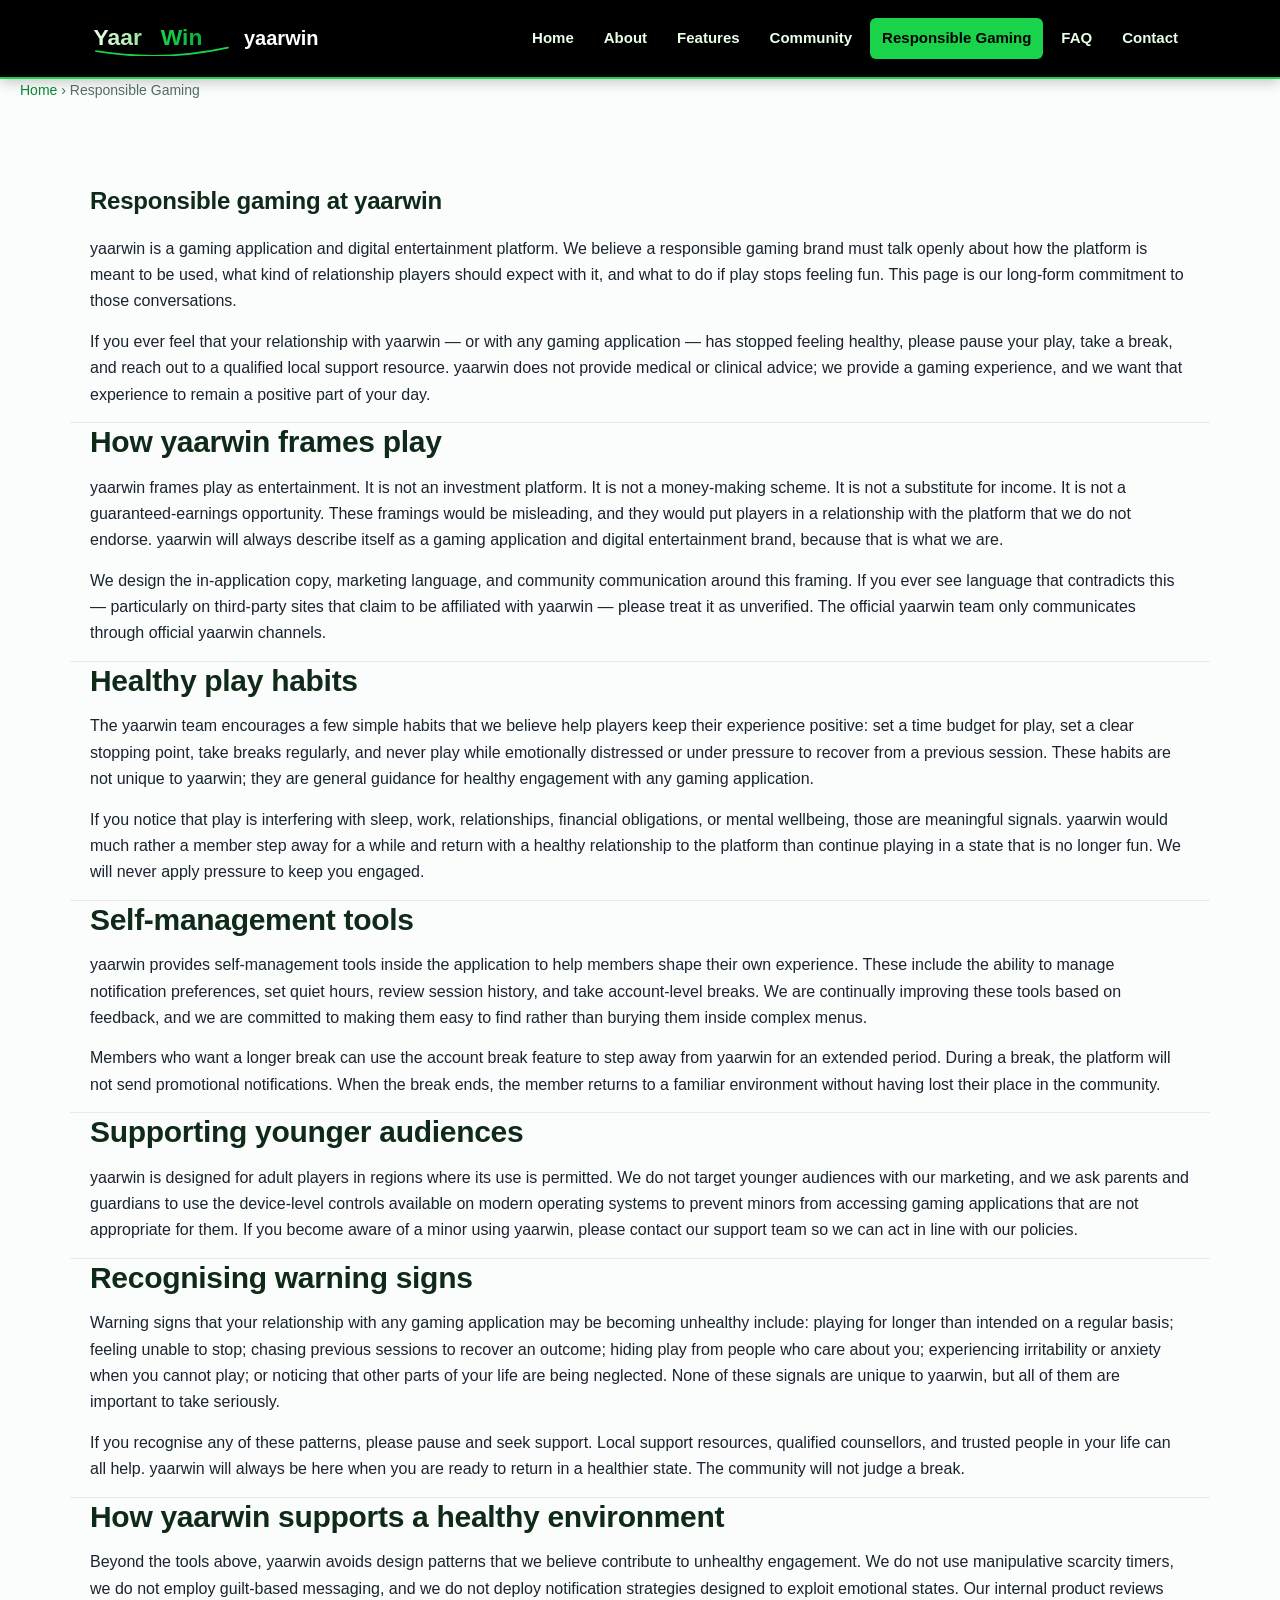
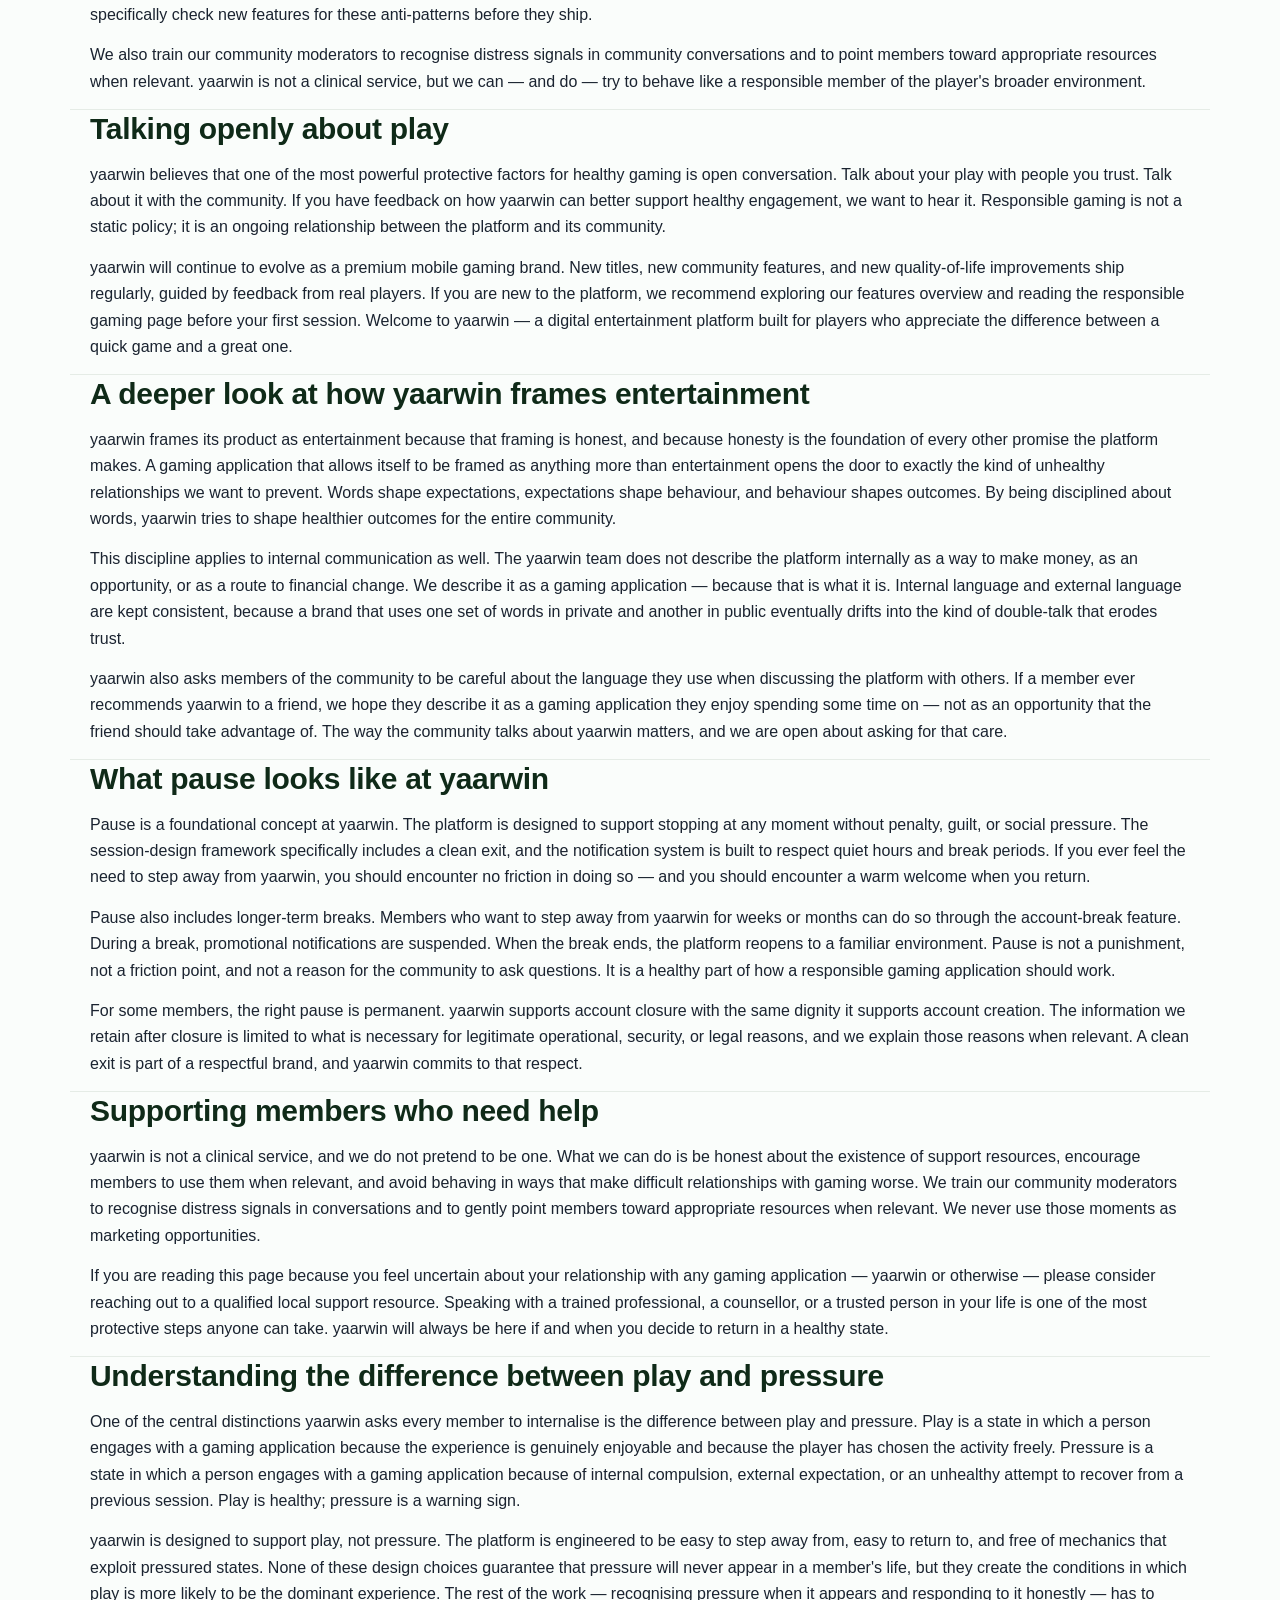
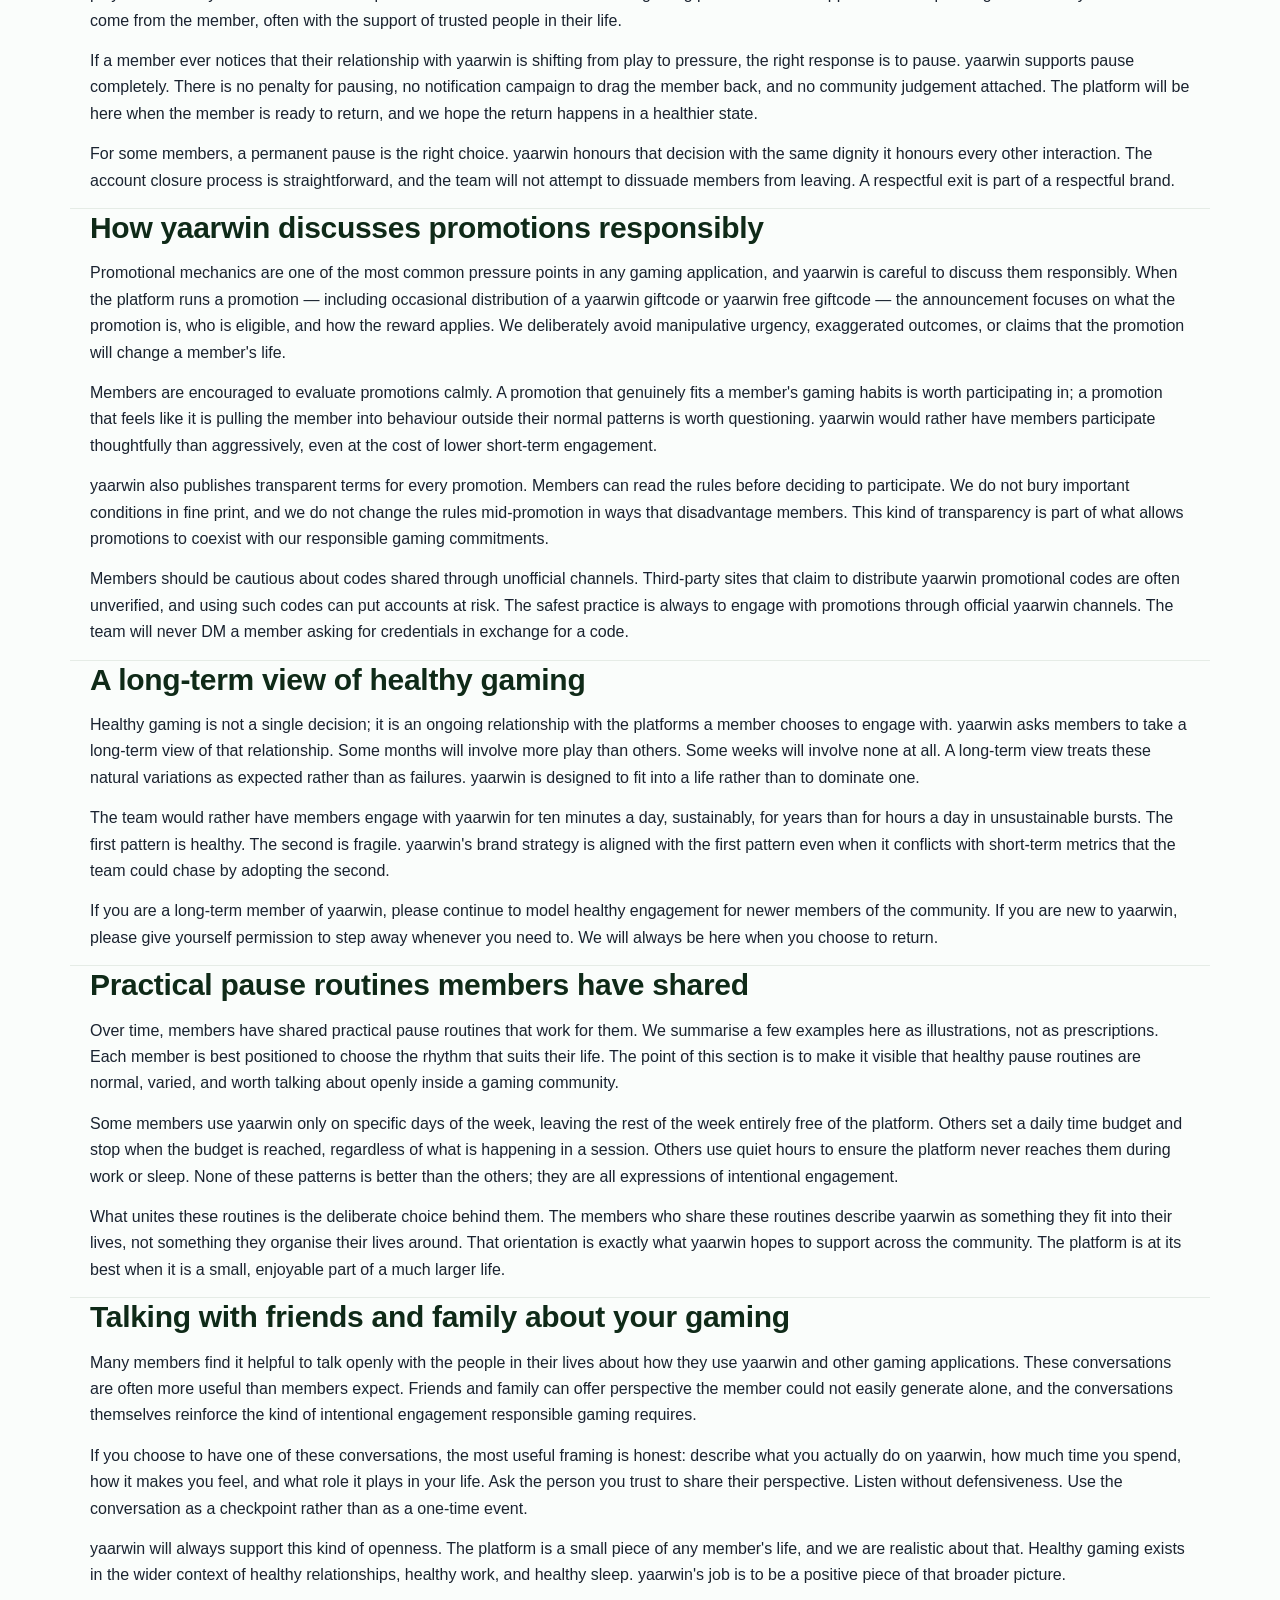
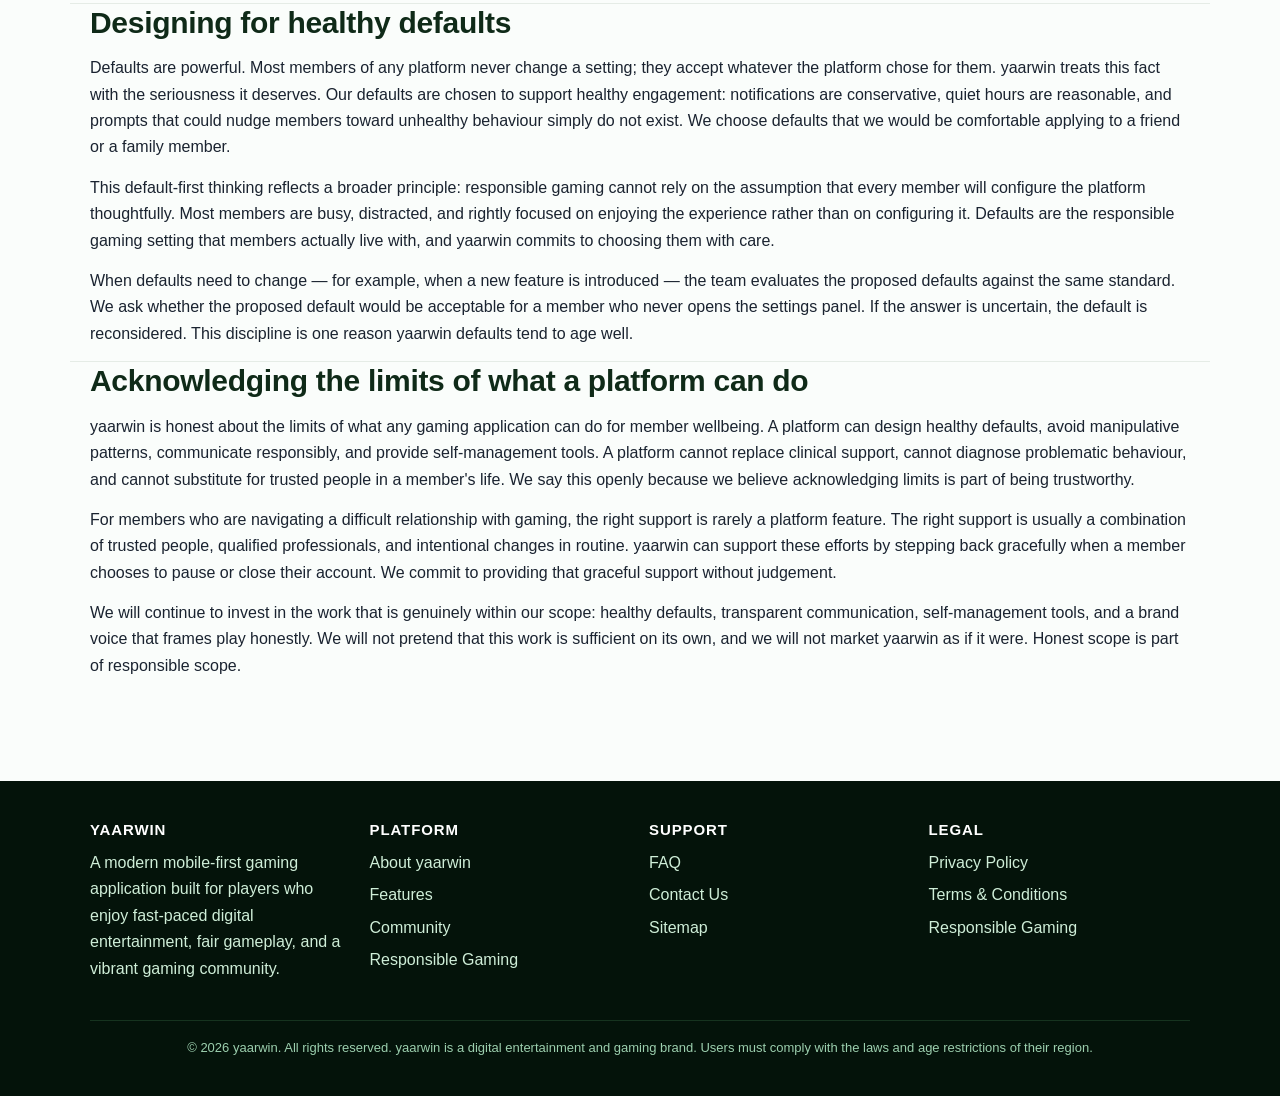
<file: responsible-gaming.html>
<!doctype html>
<html lang="en">
<head>
<meta charset="utf-8">
<meta name="viewport" content="width=device-width,initial-scale=1,viewport-fit=cover">
<title>Responsible Gaming at yaarwin | Healthy Play Habits & Support</title>
<meta name="description" content="Read yaarwin's responsible gaming commitments: healthy play habits, self-management tools, warning signs and how yaarwin supports a healthy gaming environment.">
<meta name="theme-color" content="#04130a">
<meta name="robots" content="index,follow,max-image-preview:large,max-snippet:-1,max-video-preview:-1">
<meta name="author" content="yaarwin">
<link rel="canonical" href="https://yaarrwinlogin.com/responsible-gaming.html">
<link rel="icon" type="image/svg+xml" href="/assets/favicon.svg">
<link rel="apple-touch-icon" href="/assets/app-icon.svg">
<link rel="manifest" href="/site.webmanifest">
<link rel="preload" as="style" href="/css/styles.css">
<link rel="stylesheet" href="/css/styles.css">
<meta property="og:type" content="website">
<meta property="og:site_name" content="yaarwin">
<meta property="og:title" content="Responsible Gaming at yaarwin | Healthy Play Habits & Support">
<meta property="og:description" content="Read yaarwin's responsible gaming commitments: healthy play habits, self-management tools, warning signs and how yaarwin supports a healthy gaming environment.">
<meta property="og:url" content="https://yaarrwinlogin.com/responsible-gaming.html">
<meta property="og:image" content="https://yaarrwinlogin.com/assets/app-icon.svg">
<meta name="twitter:card" content="summary_large_image">
<meta name="twitter:title" content="Responsible Gaming at yaarwin | Healthy Play Habits & Support">
<meta name="twitter:description" content="Read yaarwin's responsible gaming commitments: healthy play habits, self-management tools, warning signs and how yaarwin supports a healthy gaming environment.">
<meta name="twitter:image" content="https://yaarrwinlogin.com/assets/app-icon.svg">
<script type="application/ld+json">{"@context":"https://schema.org","@type":"Organization","name":"yaarwin","url":"https://yaarrwinlogin.com","logo":"https://yaarrwinlogin.com/assets/app-icon.svg","sameAs":["https://yaarrwinlogin.com"],"contactPoint":{"@type":"ContactPoint","contactType":"customer support","email":"support@yaarrwinlogin.com","availableLanguage":["English","Hindi"]}}</script>
<script type="application/ld+json">{"@context":"https://schema.org","@type":"WebSite","name":"yaarwin","url":"https://yaarrwinlogin.com","potentialAction":{"@type":"SearchAction","target":"https://yaarrwinlogin.com/?s={query}","query-input":"required name=query"}}</script>
<script type="application/ld+json">{"@context":"https://schema.org","@type":"WebPage","name":"Responsible Gaming at yaarwin | Healthy Play Habits & Support","url":"https://yaarrwinlogin.com/responsible-gaming.html","description":"Read yaarwin's responsible gaming commitments: healthy play habits, self-management tools, warning signs and how yaarwin supports a healthy gaming environment.","inLanguage":"en","isPartOf":{"@type":"WebSite","name":"yaarwin","url":"https://yaarrwinlogin.com"}}</script>
<script type="application/ld+json">{"@context":"https://schema.org","@type":"BreadcrumbList","itemListElement":[{"@type":"ListItem","position":1,"name":"Home","item":"https://yaarrwinlogin.com/index.html"},{"@type":"ListItem","position":2,"name":"Responsible Gaming","item":"https://yaarrwinlogin.com/responsible-gaming.html"}]}</script>
</head>
<body>
<a class="skip" href="#main">Skip to main content</a>
<header class="site">
<div class="nav" role="navigation" aria-label="Primary">
<a class="brand" href="/" aria-label="yaarwin home">
<svg viewBox="0 0 240 60" aria-hidden="true" focusable="false"><defs><linearGradient id="lg1" x1="0" y1="0" x2="1" y2="0"><stop offset="0" stop-color="#eaffea"/><stop offset="1" stop-color="#9be89b"/></linearGradient><linearGradient id="lg2" x1="0" y1="0" x2="1" y2="0"><stop offset="0" stop-color="#19d34a"/><stop offset="1" stop-color="#06b03b"/></linearGradient></defs><text x="6" y="42" font-family="Inter,Arial,sans-serif" font-weight="800" font-size="38" fill="url(#lg1)">Yaar</text><text x="118" y="42" font-family="Inter,Arial,sans-serif" font-weight="800" font-size="38" fill="url(#lg2)">Win</text><path d="M10 52 Q120 70 230 46" stroke="#19d34a" stroke-width="3" fill="none" stroke-linecap="round"/></svg>
<span class="sr-only">yaarwin</span>
</a>
<button class="menu-btn" aria-expanded="false" aria-controls="primary-menu" aria-label="Toggle navigation menu">Menu</button>
<ul id="primary-menu"><li><a href="index.html">Home</a></li><li><a href="about.html">About</a></li><li><a href="features.html">Features</a></li><li><a href="community.html">Community</a></li><li><a href="responsible-gaming.html" aria-current="page">Responsible Gaming</a></li><li><a href="faq.html">FAQ</a></li><li><a href="contact.html">Contact</a></li></ul>
</div>
</header>
<nav class="breadcrumb container" aria-label="Breadcrumb"><a href="index.html">Home</a> &rsaquo; <span aria-current="page">Responsible Gaming</span></nav>
<main id="main">

<section class="container">
<h1>Responsible gaming at yaarwin</h1>
<p>yaarwin is a gaming application and digital entertainment platform. We believe a responsible gaming brand must talk openly about how the platform is meant to be used, what kind of relationship players should expect with it, and what to do if play stops feeling fun. This page is our long-form commitment to those conversations.</p>
<p>If you ever feel that your relationship with yaarwin — or with any gaming application — has stopped feeling healthy, please pause your play, take a break, and reach out to a qualified local support resource. yaarwin does not provide medical or clinical advice; we provide a gaming experience, and we want that experience to remain a positive part of your day.</p>
</section>

<section class="container">
<h2>How yaarwin frames play</h2>
<p>yaarwin frames play as entertainment. It is not an investment platform. It is not a money-making scheme. It is not a substitute for income. It is not a guaranteed-earnings opportunity. These framings would be misleading, and they would put players in a relationship with the platform that we do not endorse. yaarwin will always describe itself as a gaming application and digital entertainment brand, because that is what we are.</p>
<p>We design the in-application copy, marketing language, and community communication around this framing. If you ever see language that contradicts this — particularly on third-party sites that claim to be affiliated with yaarwin — please treat it as unverified. The official yaarwin team only communicates through official yaarwin channels.</p>
</section>

<section class="container">
<h2>Healthy play habits</h2>
<p>The yaarwin team encourages a few simple habits that we believe help players keep their experience positive: set a time budget for play, set a clear stopping point, take breaks regularly, and never play while emotionally distressed or under pressure to recover from a previous session. These habits are not unique to yaarwin; they are general guidance for healthy engagement with any gaming application.</p>
<p>If you notice that play is interfering with sleep, work, relationships, financial obligations, or mental wellbeing, those are meaningful signals. yaarwin would much rather a member step away for a while and return with a healthy relationship to the platform than continue playing in a state that is no longer fun. We will never apply pressure to keep you engaged.</p>
</section>

<section class="container">
<h2>Self-management tools</h2>
<p>yaarwin provides self-management tools inside the application to help members shape their own experience. These include the ability to manage notification preferences, set quiet hours, review session history, and take account-level breaks. We are continually improving these tools based on feedback, and we are committed to making them easy to find rather than burying them inside complex menus.</p>
<p>Members who want a longer break can use the account break feature to step away from yaarwin for an extended period. During a break, the platform will not send promotional notifications. When the break ends, the member returns to a familiar environment without having lost their place in the community.</p>
</section>

<section class="container">
<h2>Supporting younger audiences</h2>
<p>yaarwin is designed for adult players in regions where its use is permitted. We do not target younger audiences with our marketing, and we ask parents and guardians to use the device-level controls available on modern operating systems to prevent minors from accessing gaming applications that are not appropriate for them. If you become aware of a minor using yaarwin, please contact our support team so we can act in line with our policies.</p>
</section>

<section class="container">
<h2>Recognising warning signs</h2>
<p>Warning signs that your relationship with any gaming application may be becoming unhealthy include: playing for longer than intended on a regular basis; feeling unable to stop; chasing previous sessions to recover an outcome; hiding play from people who care about you; experiencing irritability or anxiety when you cannot play; or noticing that other parts of your life are being neglected. None of these signals are unique to yaarwin, but all of them are important to take seriously.</p>
<p>If you recognise any of these patterns, please pause and seek support. Local support resources, qualified counsellors, and trusted people in your life can all help. yaarwin will always be here when you are ready to return in a healthier state. The community will not judge a break.</p>
</section>

<section class="container">
<h2>How yaarwin supports a healthy environment</h2>
<p>Beyond the tools above, yaarwin avoids design patterns that we believe contribute to unhealthy engagement. We do not use manipulative scarcity timers, we do not employ guilt-based messaging, and we do not deploy notification strategies designed to exploit emotional states. Our internal product reviews specifically check new features for these anti-patterns before they ship.</p>
<p>We also train our community moderators to recognise distress signals in community conversations and to point members toward appropriate resources when relevant. yaarwin is not a clinical service, but we can — and do — try to behave like a responsible member of the player's broader environment.</p>
</section>

<section class="container">
<h2>Talking openly about play</h2>
<p>yaarwin believes that one of the most powerful protective factors for healthy gaming is open conversation. Talk about your play with people you trust. Talk about it with the community. If you have feedback on how yaarwin can better support healthy engagement, we want to hear it. Responsible gaming is not a static policy; it is an ongoing relationship between the platform and its community.</p>
<p>yaarwin will continue to evolve as a premium mobile gaming brand. New titles, new community features, and new quality-of-life improvements ship regularly, guided by feedback from real players. If you are new to the platform, we recommend exploring our features overview and reading the responsible gaming page before your first session. Welcome to yaarwin — a digital entertainment platform built for players who appreciate the difference between a quick game and a great one.</p>
</section>

<section class="container"><h2>A deeper look at how yaarwin frames entertainment</h2><p>yaarwin frames its product as entertainment because that framing is honest, and because honesty is the foundation of every other promise the platform makes. A gaming application that allows itself to be framed as anything more than entertainment opens the door to exactly the kind of unhealthy relationships we want to prevent. Words shape expectations, expectations shape behaviour, and behaviour shapes outcomes. By being disciplined about words, yaarwin tries to shape healthier outcomes for the entire community.</p><p>This discipline applies to internal communication as well. The yaarwin team does not describe the platform internally as a way to make money, as an opportunity, or as a route to financial change. We describe it as a gaming application — because that is what it is. Internal language and external language are kept consistent, because a brand that uses one set of words in private and another in public eventually drifts into the kind of double-talk that erodes trust.</p><p>yaarwin also asks members of the community to be careful about the language they use when discussing the platform with others. If a member ever recommends yaarwin to a friend, we hope they describe it as a gaming application they enjoy spending some time on — not as an opportunity that the friend should take advantage of. The way the community talks about yaarwin matters, and we are open about asking for that care.</p></section>
<section class="container"><h2>What pause looks like at yaarwin</h2><p>Pause is a foundational concept at yaarwin. The platform is designed to support stopping at any moment without penalty, guilt, or social pressure. The session-design framework specifically includes a clean exit, and the notification system is built to respect quiet hours and break periods. If you ever feel the need to step away from yaarwin, you should encounter no friction in doing so — and you should encounter a warm welcome when you return.</p><p>Pause also includes longer-term breaks. Members who want to step away from yaarwin for weeks or months can do so through the account-break feature. During a break, promotional notifications are suspended. When the break ends, the platform reopens to a familiar environment. Pause is not a punishment, not a friction point, and not a reason for the community to ask questions. It is a healthy part of how a responsible gaming application should work.</p><p>For some members, the right pause is permanent. yaarwin supports account closure with the same dignity it supports account creation. The information we retain after closure is limited to what is necessary for legitimate operational, security, or legal reasons, and we explain those reasons when relevant. A clean exit is part of a respectful brand, and yaarwin commits to that respect.</p></section>
<section class="container"><h2>Supporting members who need help</h2><p>yaarwin is not a clinical service, and we do not pretend to be one. What we can do is be honest about the existence of support resources, encourage members to use them when relevant, and avoid behaving in ways that make difficult relationships with gaming worse. We train our community moderators to recognise distress signals in conversations and to gently point members toward appropriate resources when relevant. We never use those moments as marketing opportunities.</p><p>If you are reading this page because you feel uncertain about your relationship with any gaming application — yaarwin or otherwise — please consider reaching out to a qualified local support resource. Speaking with a trained professional, a counsellor, or a trusted person in your life is one of the most protective steps anyone can take. yaarwin will always be here if and when you decide to return in a healthy state.</p></section>
<section class="container"><h2>Understanding the difference between play and pressure</h2><p>One of the central distinctions yaarwin asks every member to internalise is the difference between play and pressure. Play is a state in which a person engages with a gaming application because the experience is genuinely enjoyable and because the player has chosen the activity freely. Pressure is a state in which a person engages with a gaming application because of internal compulsion, external expectation, or an unhealthy attempt to recover from a previous session. Play is healthy; pressure is a warning sign.</p><p>yaarwin is designed to support play, not pressure. The platform is engineered to be easy to step away from, easy to return to, and free of mechanics that exploit pressured states. None of these design choices guarantee that pressure will never appear in a member's life, but they create the conditions in which play is more likely to be the dominant experience. The rest of the work — recognising pressure when it appears and responding to it honestly — has to come from the member, often with the support of trusted people in their life.</p><p>If a member ever notices that their relationship with yaarwin is shifting from play to pressure, the right response is to pause. yaarwin supports pause completely. There is no penalty for pausing, no notification campaign to drag the member back, and no community judgement attached. The platform will be here when the member is ready to return, and we hope the return happens in a healthier state.</p><p>For some members, a permanent pause is the right choice. yaarwin honours that decision with the same dignity it honours every other interaction. The account closure process is straightforward, and the team will not attempt to dissuade members from leaving. A respectful exit is part of a respectful brand.</p></section>
<section class="container"><h2>How yaarwin discusses promotions responsibly</h2><p>Promotional mechanics are one of the most common pressure points in any gaming application, and yaarwin is careful to discuss them responsibly. When the platform runs a promotion — including occasional distribution of a yaarwin giftcode or yaarwin free giftcode — the announcement focuses on what the promotion is, who is eligible, and how the reward applies. We deliberately avoid manipulative urgency, exaggerated outcomes, or claims that the promotion will change a member's life.</p><p>Members are encouraged to evaluate promotions calmly. A promotion that genuinely fits a member's gaming habits is worth participating in; a promotion that feels like it is pulling the member into behaviour outside their normal patterns is worth questioning. yaarwin would rather have members participate thoughtfully than aggressively, even at the cost of lower short-term engagement.</p><p>yaarwin also publishes transparent terms for every promotion. Members can read the rules before deciding to participate. We do not bury important conditions in fine print, and we do not change the rules mid-promotion in ways that disadvantage members. This kind of transparency is part of what allows promotions to coexist with our responsible gaming commitments.</p><p>Members should be cautious about codes shared through unofficial channels. Third-party sites that claim to distribute yaarwin promotional codes are often unverified, and using such codes can put accounts at risk. The safest practice is always to engage with promotions through official yaarwin channels. The team will never DM a member asking for credentials in exchange for a code.</p></section>
<section class="container"><h2>A long-term view of healthy gaming</h2><p>Healthy gaming is not a single decision; it is an ongoing relationship with the platforms a member chooses to engage with. yaarwin asks members to take a long-term view of that relationship. Some months will involve more play than others. Some weeks will involve none at all. A long-term view treats these natural variations as expected rather than as failures. yaarwin is designed to fit into a life rather than to dominate one.</p><p>The team would rather have members engage with yaarwin for ten minutes a day, sustainably, for years than for hours a day in unsustainable bursts. The first pattern is healthy. The second is fragile. yaarwin's brand strategy is aligned with the first pattern even when it conflicts with short-term metrics that the team could chase by adopting the second.</p><p>If you are a long-term member of yaarwin, please continue to model healthy engagement for newer members of the community. If you are new to yaarwin, please give yourself permission to step away whenever you need to. We will always be here when you choose to return.</p></section>
<section class="container"><h2>Practical pause routines members have shared</h2><p>Over time, members have shared practical pause routines that work for them. We summarise a few examples here as illustrations, not as prescriptions. Each member is best positioned to choose the rhythm that suits their life. The point of this section is to make it visible that healthy pause routines are normal, varied, and worth talking about openly inside a gaming community.</p><p>Some members use yaarwin only on specific days of the week, leaving the rest of the week entirely free of the platform. Others set a daily time budget and stop when the budget is reached, regardless of what is happening in a session. Others use quiet hours to ensure the platform never reaches them during work or sleep. None of these patterns is better than the others; they are all expressions of intentional engagement.</p><p>What unites these routines is the deliberate choice behind them. The members who share these routines describe yaarwin as something they fit into their lives, not something they organise their lives around. That orientation is exactly what yaarwin hopes to support across the community. The platform is at its best when it is a small, enjoyable part of a much larger life.</p></section>
<section class="container"><h2>Talking with friends and family about your gaming</h2><p>Many members find it helpful to talk openly with the people in their lives about how they use yaarwin and other gaming applications. These conversations are often more useful than members expect. Friends and family can offer perspective the member could not easily generate alone, and the conversations themselves reinforce the kind of intentional engagement responsible gaming requires.</p><p>If you choose to have one of these conversations, the most useful framing is honest: describe what you actually do on yaarwin, how much time you spend, how it makes you feel, and what role it plays in your life. Ask the person you trust to share their perspective. Listen without defensiveness. Use the conversation as a checkpoint rather than as a one-time event.</p><p>yaarwin will always support this kind of openness. The platform is a small piece of any member's life, and we are realistic about that. Healthy gaming exists in the wider context of healthy relationships, healthy work, and healthy sleep. yaarwin's job is to be a positive piece of that broader picture.</p></section>
<section class="container"><h2>Designing for healthy defaults</h2><p>Defaults are powerful. Most members of any platform never change a setting; they accept whatever the platform chose for them. yaarwin treats this fact with the seriousness it deserves. Our defaults are chosen to support healthy engagement: notifications are conservative, quiet hours are reasonable, and prompts that could nudge members toward unhealthy behaviour simply do not exist. We choose defaults that we would be comfortable applying to a friend or a family member.</p><p>This default-first thinking reflects a broader principle: responsible gaming cannot rely on the assumption that every member will configure the platform thoughtfully. Most members are busy, distracted, and rightly focused on enjoying the experience rather than on configuring it. Defaults are the responsible gaming setting that members actually live with, and yaarwin commits to choosing them with care.</p><p>When defaults need to change — for example, when a new feature is introduced — the team evaluates the proposed defaults against the same standard. We ask whether the proposed default would be acceptable for a member who never opens the settings panel. If the answer is uncertain, the default is reconsidered. This discipline is one reason yaarwin defaults tend to age well.</p></section>
<section class="container"><h2>Acknowledging the limits of what a platform can do</h2><p>yaarwin is honest about the limits of what any gaming application can do for member wellbeing. A platform can design healthy defaults, avoid manipulative patterns, communicate responsibly, and provide self-management tools. A platform cannot replace clinical support, cannot diagnose problematic behaviour, and cannot substitute for trusted people in a member's life. We say this openly because we believe acknowledging limits is part of being trustworthy.</p><p>For members who are navigating a difficult relationship with gaming, the right support is rarely a platform feature. The right support is usually a combination of trusted people, qualified professionals, and intentional changes in routine. yaarwin can support these efforts by stepping back gracefully when a member chooses to pause or close their account. We commit to providing that graceful support without judgement.</p><p>We will continue to invest in the work that is genuinely within our scope: healthy defaults, transparent communication, self-management tools, and a brand voice that frames play honestly. We will not pretend that this work is sufficient on its own, and we will not market yaarwin as if it were. Honest scope is part of responsible scope.</p></section>
</main>
<footer class="site">
<div class="container">
<div class="grid">
<div>
<h4>yaarwin</h4>
<p>A modern mobile-first gaming application built for players who enjoy fast-paced digital entertainment, fair gameplay, and a vibrant gaming community.</p>
</div>
<div>
<h4>Platform</h4>
<ul style="list-style:none;padding:0">
<li><a href="/about.html">About yaarwin</a></li>
<li><a href="/features.html">Features</a></li>
<li><a href="/community.html">Community</a></li>
<li><a href="/responsible-gaming.html">Responsible Gaming</a></li>
</ul>
</div>
<div>
<h4>Support</h4>
<ul style="list-style:none;padding:0">
<li><a href="/faq.html">FAQ</a></li>
<li><a href="/contact.html">Contact Us</a></li>
<li><a href="/sitemap.html">Sitemap</a></li>
</ul>
</div>
<div>
<h4>Legal</h4>
<ul style="list-style:none;padding:0">
<li><a href="/privacy.html">Privacy Policy</a></li>
<li><a href="/terms.html">Terms &amp; Conditions</a></li>
<li><a href="/responsible-gaming.html">Responsible Gaming</a></li>
</ul>
</div>
</div>
<p class="legal">&copy; 2026 yaarwin. All rights reserved. yaarwin is a digital entertainment and gaming brand. Users must comply with the laws and age restrictions of their region.</p>
</div>
</footer>
<script src="/js/main.js" defer></script>
</body>
</html>
</file>
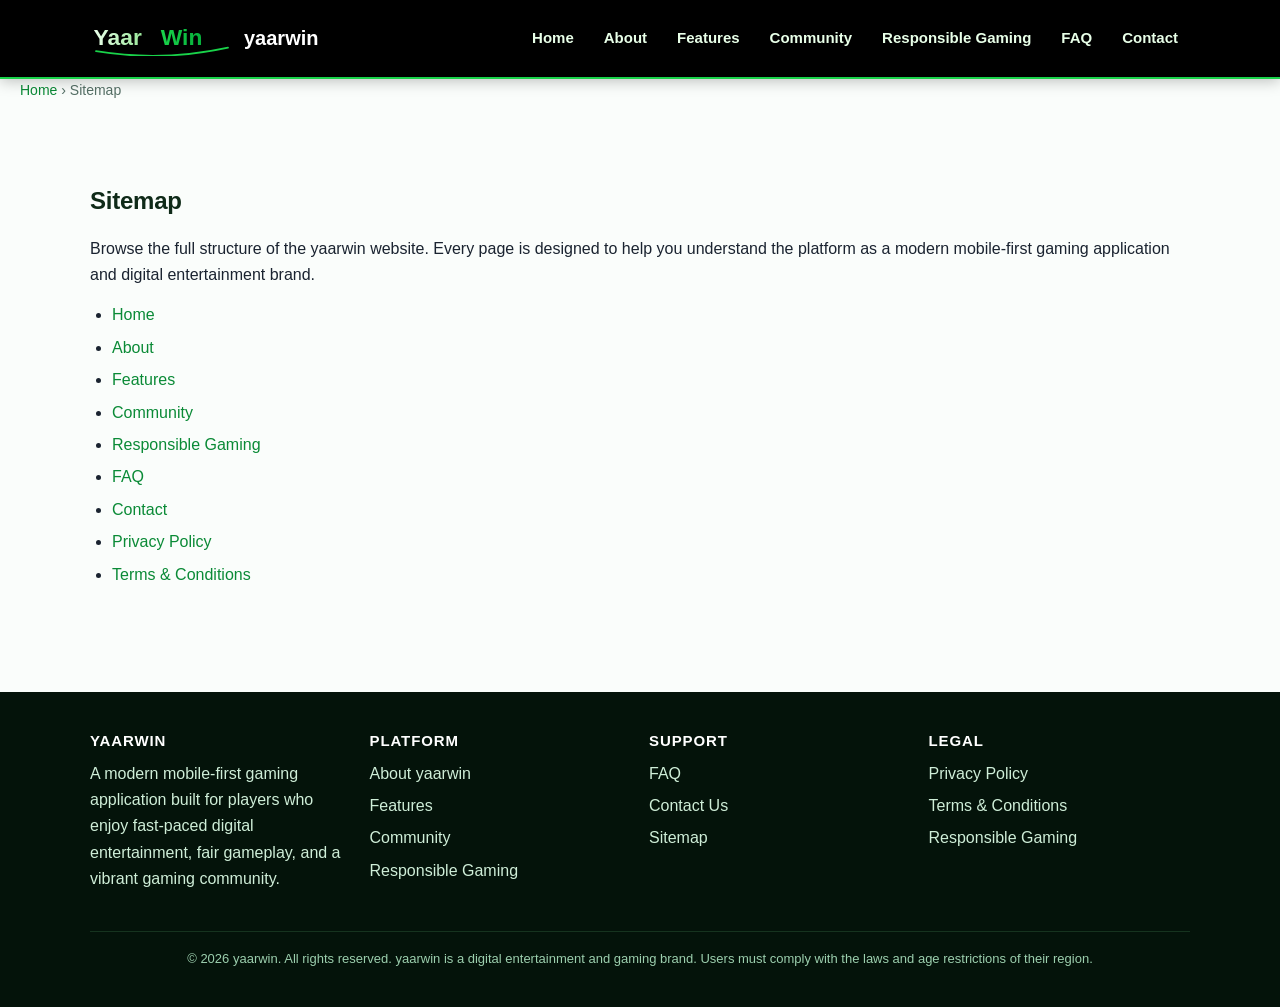
<file: sitemap.html>
<!doctype html>
<html lang="en">
<head>
<meta charset="utf-8">
<meta name="viewport" content="width=device-width,initial-scale=1,viewport-fit=cover">
<title>Sitemap | yaarwin</title>
<meta name="description" content="Full sitemap for the yaarwin gaming application website.">
<meta name="theme-color" content="#04130a">
<meta name="robots" content="index,follow,max-image-preview:large,max-snippet:-1,max-video-preview:-1">
<meta name="author" content="yaarwin">
<link rel="canonical" href="https://yaarrwinlogin.com/sitemap.html">
<link rel="icon" type="image/svg+xml" href="/assets/favicon.svg">
<link rel="apple-touch-icon" href="/assets/app-icon.svg">
<link rel="manifest" href="/site.webmanifest">
<link rel="preload" as="style" href="/css/styles.css">
<link rel="stylesheet" href="/css/styles.css">
<meta property="og:type" content="website">
<meta property="og:site_name" content="yaarwin">
<meta property="og:title" content="Sitemap | yaarwin">
<meta property="og:description" content="Full sitemap for the yaarwin gaming application website.">
<meta property="og:url" content="https://yaarrwinlogin.com/sitemap.html">
<meta property="og:image" content="https://yaarrwinlogin.com/assets/app-icon.svg">
<meta name="twitter:card" content="summary_large_image">
<meta name="twitter:title" content="Sitemap | yaarwin">
<meta name="twitter:description" content="Full sitemap for the yaarwin gaming application website.">
<meta name="twitter:image" content="https://yaarrwinlogin.com/assets/app-icon.svg">
<script type="application/ld+json">{"@context":"https://schema.org","@type":"Organization","name":"yaarwin","url":"https://yaarrwinlogin.com","logo":"https://yaarrwinlogin.com/assets/app-icon.svg","sameAs":["https://yaarrwinlogin.com"],"contactPoint":{"@type":"ContactPoint","contactType":"customer support","email":"support@yaarrwinlogin.com","availableLanguage":["English","Hindi"]}}</script>
<script type="application/ld+json">{"@context":"https://schema.org","@type":"WebSite","name":"yaarwin","url":"https://yaarrwinlogin.com","potentialAction":{"@type":"SearchAction","target":"https://yaarrwinlogin.com/?s={query}","query-input":"required name=query"}}</script>
<script type="application/ld+json">{"@context":"https://schema.org","@type":"WebPage","name":"Sitemap | yaarwin","url":"https://yaarrwinlogin.com/sitemap.html","description":"Full sitemap for the yaarwin gaming application website.","inLanguage":"en","isPartOf":{"@type":"WebSite","name":"yaarwin","url":"https://yaarrwinlogin.com"}}</script>
<script type="application/ld+json">{"@context":"https://schema.org","@type":"BreadcrumbList","itemListElement":[{"@type":"ListItem","position":1,"name":"Home","item":"https://yaarrwinlogin.com/index.html"},{"@type":"ListItem","position":2,"name":"Sitemap","item":"https://yaarrwinlogin.com/sitemap.html"}]}</script>
</head>
<body>
<a class="skip" href="#main">Skip to main content</a>
<header class="site">
<div class="nav" role="navigation" aria-label="Primary">
<a class="brand" href="/" aria-label="yaarwin home">
<svg viewBox="0 0 240 60" aria-hidden="true" focusable="false"><defs><linearGradient id="lg1" x1="0" y1="0" x2="1" y2="0"><stop offset="0" stop-color="#eaffea"/><stop offset="1" stop-color="#9be89b"/></linearGradient><linearGradient id="lg2" x1="0" y1="0" x2="1" y2="0"><stop offset="0" stop-color="#19d34a"/><stop offset="1" stop-color="#06b03b"/></linearGradient></defs><text x="6" y="42" font-family="Inter,Arial,sans-serif" font-weight="800" font-size="38" fill="url(#lg1)">Yaar</text><text x="118" y="42" font-family="Inter,Arial,sans-serif" font-weight="800" font-size="38" fill="url(#lg2)">Win</text><path d="M10 52 Q120 70 230 46" stroke="#19d34a" stroke-width="3" fill="none" stroke-linecap="round"/></svg>
<span class="sr-only">yaarwin</span>
</a>
<button class="menu-btn" aria-expanded="false" aria-controls="primary-menu" aria-label="Toggle navigation menu">Menu</button>
<ul id="primary-menu"><li><a href="index.html">Home</a></li><li><a href="about.html">About</a></li><li><a href="features.html">Features</a></li><li><a href="community.html">Community</a></li><li><a href="responsible-gaming.html">Responsible Gaming</a></li><li><a href="faq.html">FAQ</a></li><li><a href="contact.html">Contact</a></li></ul>
</div>
</header>
<nav class="breadcrumb container" aria-label="Breadcrumb"><a href="index.html">Home</a> &rsaquo; <span aria-current="page">Sitemap</span></nav>
<main id="main">
<section class="container"><h1>Sitemap</h1><p>Browse the full structure of the yaarwin website. Every page is designed to help you understand the platform as a modern mobile-first gaming application and digital entertainment brand.</p><ul><li><a href="/">Home</a></li><li><a href="/about.html">About</a></li><li><a href="/features.html">Features</a></li><li><a href="/community.html">Community</a></li><li><a href="/responsible-gaming.html">Responsible Gaming</a></li><li><a href="/faq.html">FAQ</a></li><li><a href="/contact.html">Contact</a></li><li><a href="/privacy.html">Privacy Policy</a></li><li><a href="/terms.html">Terms & Conditions</a></li></ul></section>
</main>
<footer class="site">
<div class="container">
<div class="grid">
<div>
<h4>yaarwin</h4>
<p>A modern mobile-first gaming application built for players who enjoy fast-paced digital entertainment, fair gameplay, and a vibrant gaming community.</p>
</div>
<div>
<h4>Platform</h4>
<ul style="list-style:none;padding:0">
<li><a href="/about.html">About yaarwin</a></li>
<li><a href="/features.html">Features</a></li>
<li><a href="/community.html">Community</a></li>
<li><a href="/responsible-gaming.html">Responsible Gaming</a></li>
</ul>
</div>
<div>
<h4>Support</h4>
<ul style="list-style:none;padding:0">
<li><a href="/faq.html">FAQ</a></li>
<li><a href="/contact.html">Contact Us</a></li>
<li><a href="/sitemap.html">Sitemap</a></li>
</ul>
</div>
<div>
<h4>Legal</h4>
<ul style="list-style:none;padding:0">
<li><a href="/privacy.html">Privacy Policy</a></li>
<li><a href="/terms.html">Terms &amp; Conditions</a></li>
<li><a href="/responsible-gaming.html">Responsible Gaming</a></li>
</ul>
</div>
</div>
<p class="legal">&copy; 2026 yaarwin. All rights reserved. yaarwin is a digital entertainment and gaming brand. Users must comply with the laws and age restrictions of their region.</p>
</div>
</footer>
<script src="/js/main.js" defer></script>
</body>
</html>
</file>
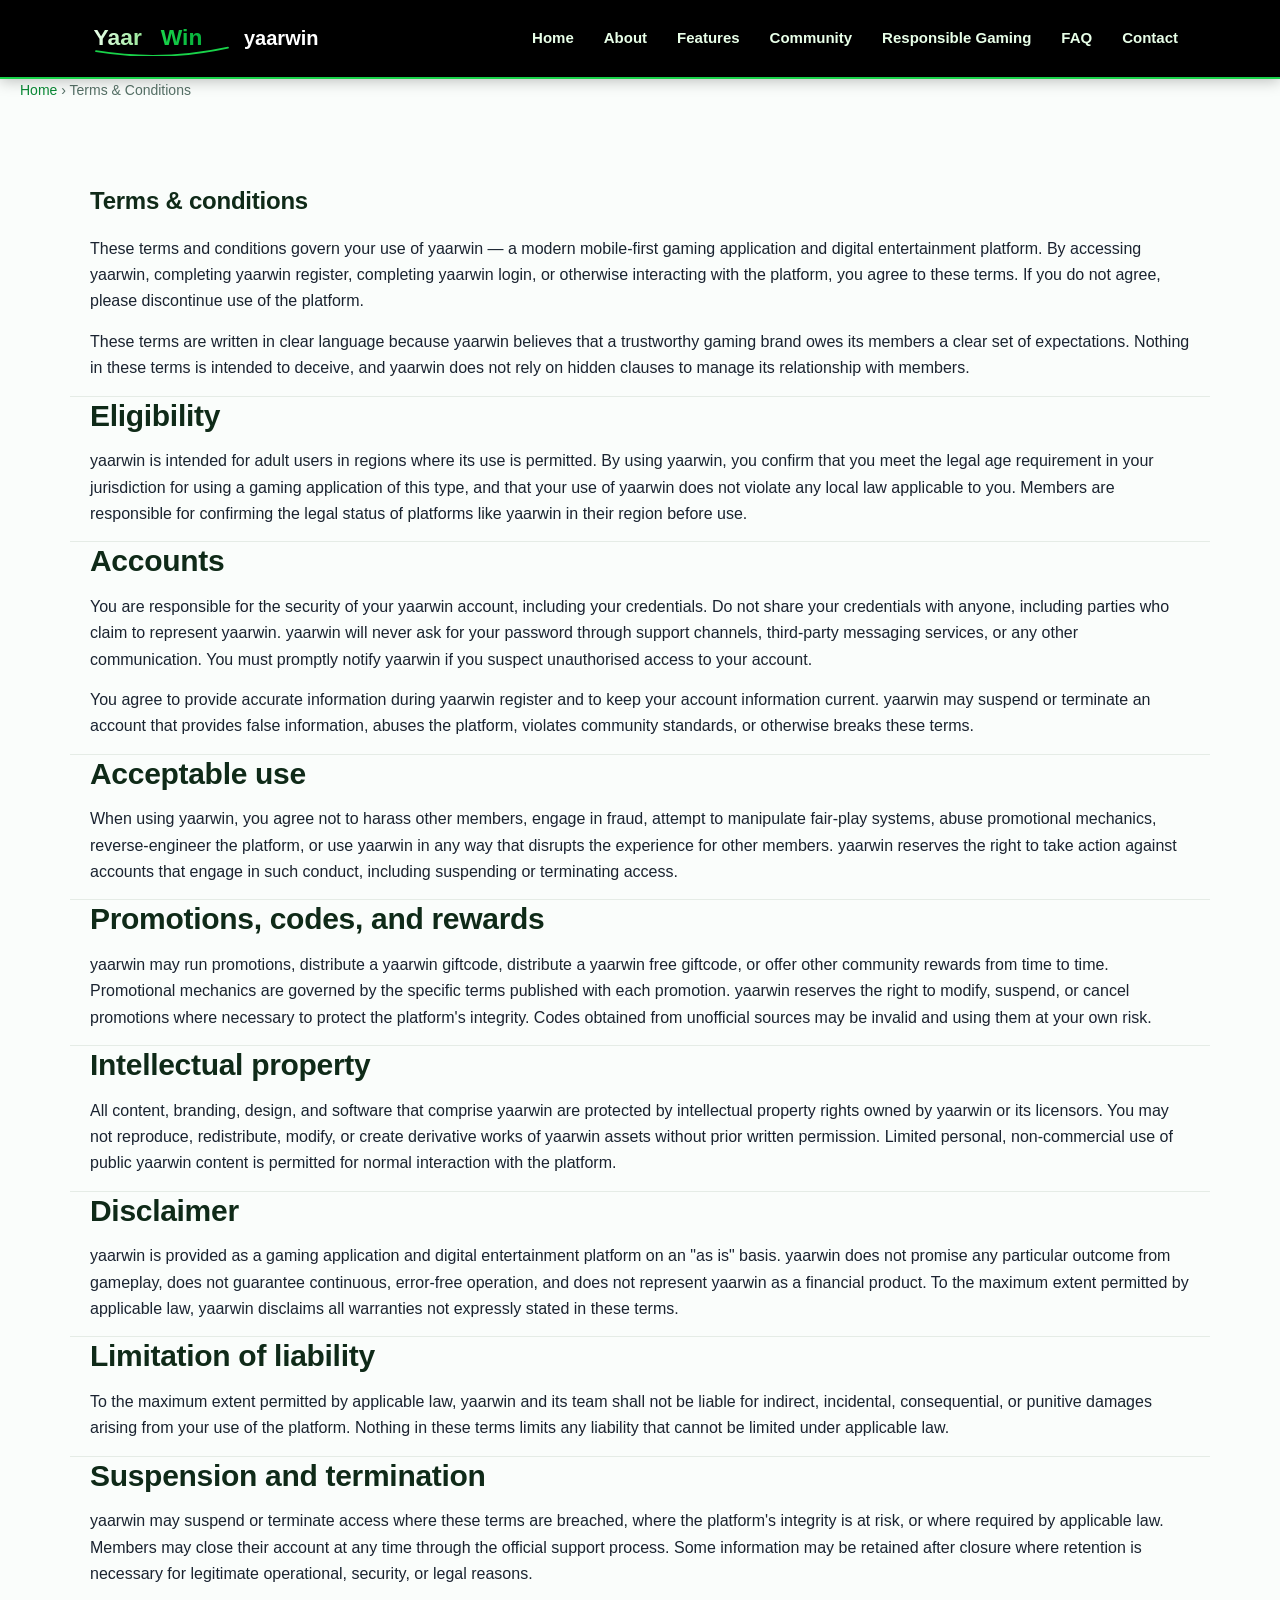
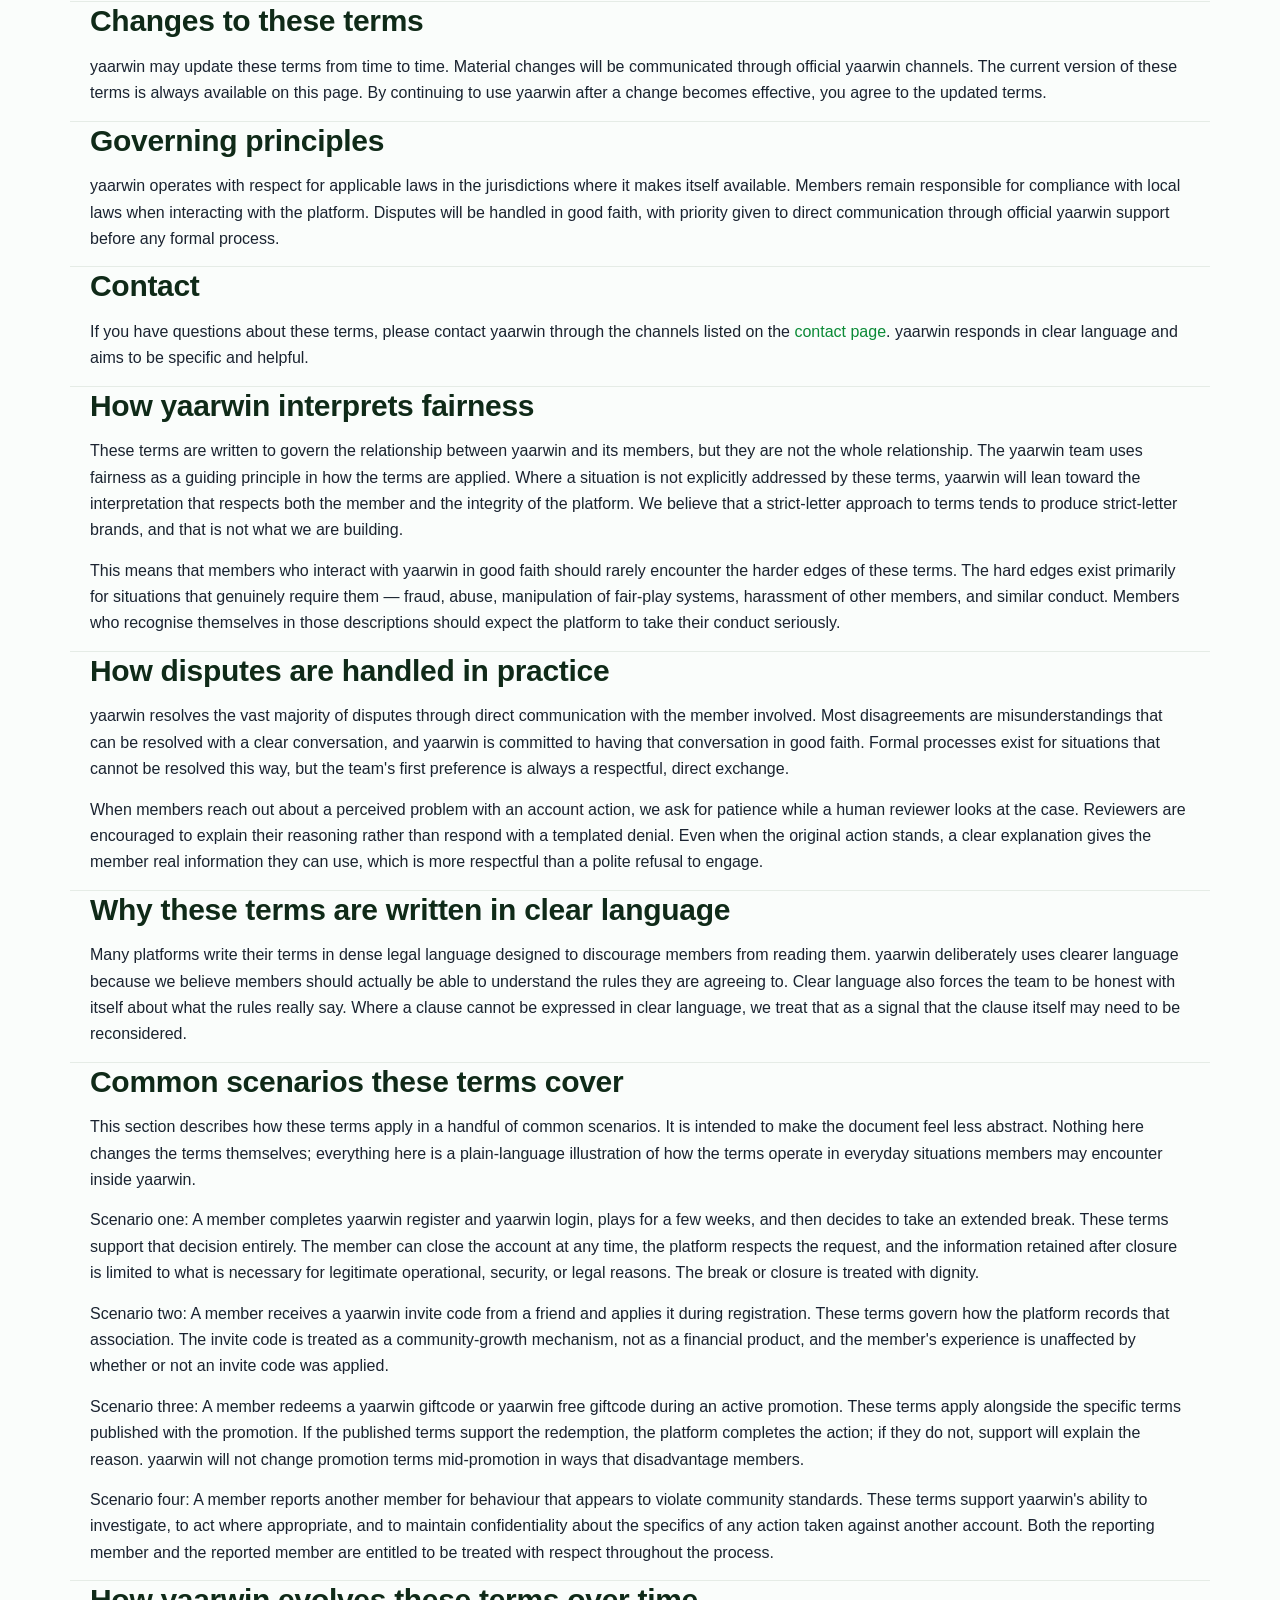
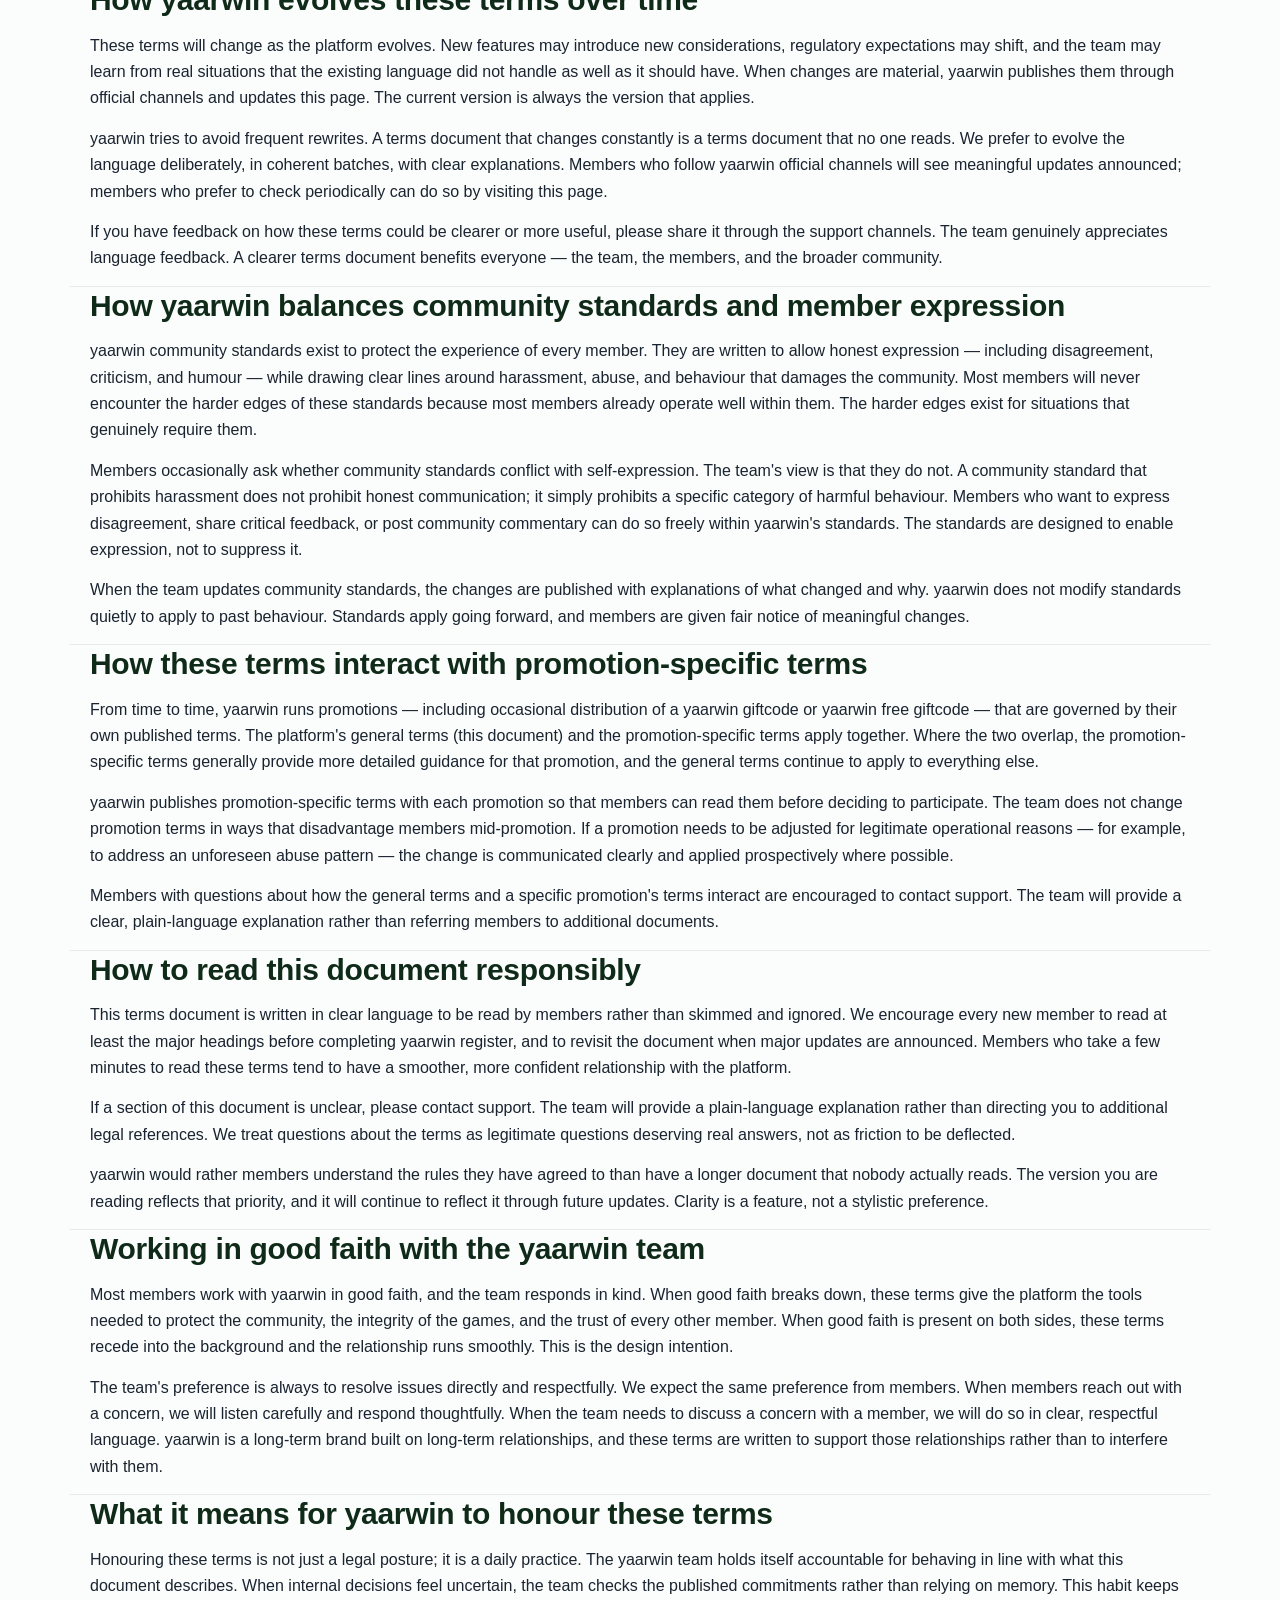
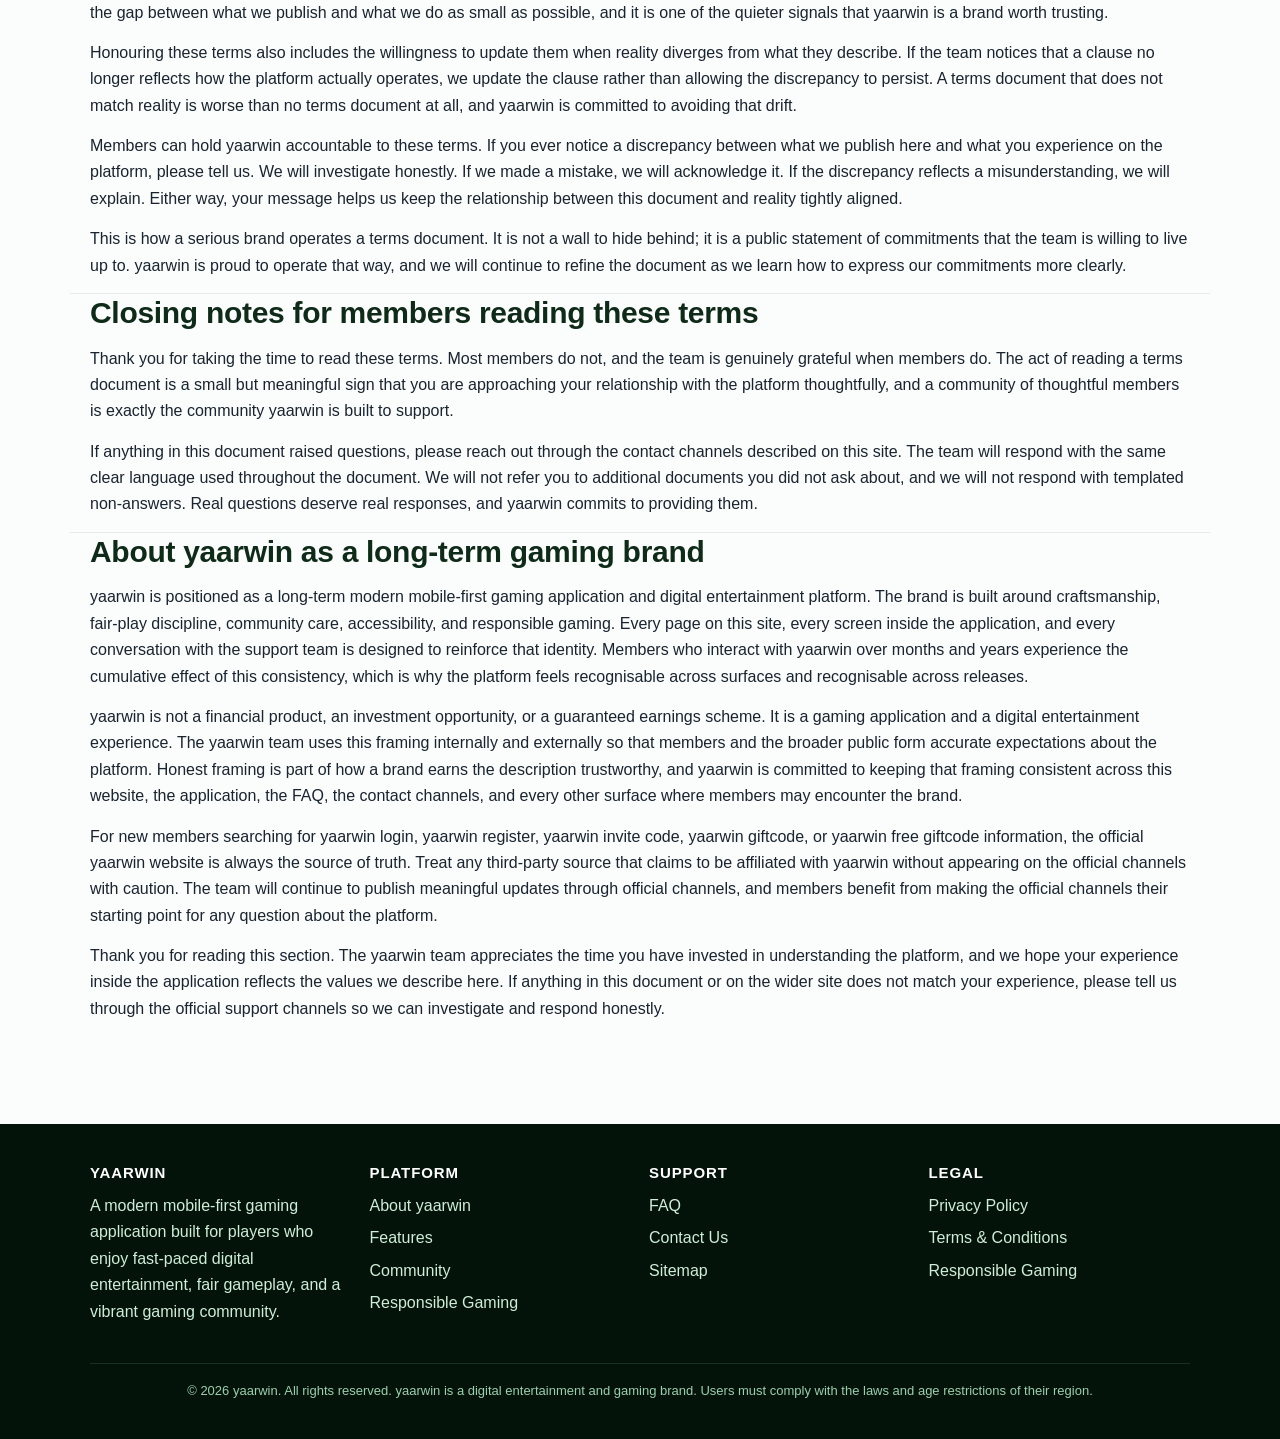
<file: terms.html>
<!doctype html>
<html lang="en">
<head>
<meta charset="utf-8">
<meta name="viewport" content="width=device-width,initial-scale=1,viewport-fit=cover">
<title>Terms & Conditions | yaarwin Gaming Application</title>
<meta name="description" content="Read the yaarwin terms and conditions — eligibility, accounts, acceptable use, promotions, intellectual property and other terms for the yaarwin platform.">
<meta name="theme-color" content="#04130a">
<meta name="robots" content="index,follow,max-image-preview:large,max-snippet:-1,max-video-preview:-1">
<meta name="author" content="yaarwin">
<link rel="canonical" href="https://yaarrwinlogin.com/terms.html">
<link rel="icon" type="image/svg+xml" href="/assets/favicon.svg">
<link rel="apple-touch-icon" href="/assets/app-icon.svg">
<link rel="manifest" href="/site.webmanifest">
<link rel="preload" as="style" href="/css/styles.css">
<link rel="stylesheet" href="/css/styles.css">
<meta property="og:type" content="website">
<meta property="og:site_name" content="yaarwin">
<meta property="og:title" content="Terms & Conditions | yaarwin Gaming Application">
<meta property="og:description" content="Read the yaarwin terms and conditions — eligibility, accounts, acceptable use, promotions, intellectual property and other terms for the yaarwin platform.">
<meta property="og:url" content="https://yaarrwinlogin.com/terms.html">
<meta property="og:image" content="https://yaarrwinlogin.com/assets/app-icon.svg">
<meta name="twitter:card" content="summary_large_image">
<meta name="twitter:title" content="Terms & Conditions | yaarwin Gaming Application">
<meta name="twitter:description" content="Read the yaarwin terms and conditions — eligibility, accounts, acceptable use, promotions, intellectual property and other terms for the yaarwin platform.">
<meta name="twitter:image" content="https://yaarrwinlogin.com/assets/app-icon.svg">
<script type="application/ld+json">{"@context":"https://schema.org","@type":"Organization","name":"yaarwin","url":"https://yaarrwinlogin.com","logo":"https://yaarrwinlogin.com/assets/app-icon.svg","sameAs":["https://yaarrwinlogin.com"],"contactPoint":{"@type":"ContactPoint","contactType":"customer support","email":"support@yaarrwinlogin.com","availableLanguage":["English","Hindi"]}}</script>
<script type="application/ld+json">{"@context":"https://schema.org","@type":"WebSite","name":"yaarwin","url":"https://yaarrwinlogin.com","potentialAction":{"@type":"SearchAction","target":"https://yaarrwinlogin.com/?s={query}","query-input":"required name=query"}}</script>
<script type="application/ld+json">{"@context":"https://schema.org","@type":"WebPage","name":"Terms & Conditions | yaarwin Gaming Application","url":"https://yaarrwinlogin.com/terms.html","description":"Read the yaarwin terms and conditions \u2014 eligibility, accounts, acceptable use, promotions, intellectual property and other terms for the yaarwin platform.","inLanguage":"en","isPartOf":{"@type":"WebSite","name":"yaarwin","url":"https://yaarrwinlogin.com"}}</script>
<script type="application/ld+json">{"@context":"https://schema.org","@type":"BreadcrumbList","itemListElement":[{"@type":"ListItem","position":1,"name":"Home","item":"https://yaarrwinlogin.com/index.html"},{"@type":"ListItem","position":2,"name":"Terms & Conditions","item":"https://yaarrwinlogin.com/terms.html"}]}</script>
</head>
<body>
<a class="skip" href="#main">Skip to main content</a>
<header class="site">
<div class="nav" role="navigation" aria-label="Primary">
<a class="brand" href="/" aria-label="yaarwin home">
<svg viewBox="0 0 240 60" aria-hidden="true" focusable="false"><defs><linearGradient id="lg1" x1="0" y1="0" x2="1" y2="0"><stop offset="0" stop-color="#eaffea"/><stop offset="1" stop-color="#9be89b"/></linearGradient><linearGradient id="lg2" x1="0" y1="0" x2="1" y2="0"><stop offset="0" stop-color="#19d34a"/><stop offset="1" stop-color="#06b03b"/></linearGradient></defs><text x="6" y="42" font-family="Inter,Arial,sans-serif" font-weight="800" font-size="38" fill="url(#lg1)">Yaar</text><text x="118" y="42" font-family="Inter,Arial,sans-serif" font-weight="800" font-size="38" fill="url(#lg2)">Win</text><path d="M10 52 Q120 70 230 46" stroke="#19d34a" stroke-width="3" fill="none" stroke-linecap="round"/></svg>
<span class="sr-only">yaarwin</span>
</a>
<button class="menu-btn" aria-expanded="false" aria-controls="primary-menu" aria-label="Toggle navigation menu">Menu</button>
<ul id="primary-menu"><li><a href="index.html">Home</a></li><li><a href="about.html">About</a></li><li><a href="features.html">Features</a></li><li><a href="community.html">Community</a></li><li><a href="responsible-gaming.html">Responsible Gaming</a></li><li><a href="faq.html">FAQ</a></li><li><a href="contact.html">Contact</a></li></ul>
</div>
</header>
<nav class="breadcrumb container" aria-label="Breadcrumb"><a href="index.html">Home</a> &rsaquo; <span aria-current="page">Terms & Conditions</span></nav>
<main id="main">

<section class="container">
<h1>Terms &amp; conditions</h1>
<p>These terms and conditions govern your use of yaarwin — a modern mobile-first gaming application and digital entertainment platform. By accessing yaarwin, completing yaarwin register, completing yaarwin login, or otherwise interacting with the platform, you agree to these terms. If you do not agree, please discontinue use of the platform.</p>
<p>These terms are written in clear language because yaarwin believes that a trustworthy gaming brand owes its members a clear set of expectations. Nothing in these terms is intended to deceive, and yaarwin does not rely on hidden clauses to manage its relationship with members.</p>
</section>

<section class="container">
<h2>Eligibility</h2>
<p>yaarwin is intended for adult users in regions where its use is permitted. By using yaarwin, you confirm that you meet the legal age requirement in your jurisdiction for using a gaming application of this type, and that your use of yaarwin does not violate any local law applicable to you. Members are responsible for confirming the legal status of platforms like yaarwin in their region before use.</p>
</section>

<section class="container">
<h2>Accounts</h2>
<p>You are responsible for the security of your yaarwin account, including your credentials. Do not share your credentials with anyone, including parties who claim to represent yaarwin. yaarwin will never ask for your password through support channels, third-party messaging services, or any other communication. You must promptly notify yaarwin if you suspect unauthorised access to your account.</p>
<p>You agree to provide accurate information during yaarwin register and to keep your account information current. yaarwin may suspend or terminate an account that provides false information, abuses the platform, violates community standards, or otherwise breaks these terms.</p>
</section>

<section class="container">
<h2>Acceptable use</h2>
<p>When using yaarwin, you agree not to harass other members, engage in fraud, attempt to manipulate fair-play systems, abuse promotional mechanics, reverse-engineer the platform, or use yaarwin in any way that disrupts the experience for other members. yaarwin reserves the right to take action against accounts that engage in such conduct, including suspending or terminating access.</p>
</section>

<section class="container">
<h2>Promotions, codes, and rewards</h2>
<p>yaarwin may run promotions, distribute a yaarwin giftcode, distribute a yaarwin free giftcode, or offer other community rewards from time to time. Promotional mechanics are governed by the specific terms published with each promotion. yaarwin reserves the right to modify, suspend, or cancel promotions where necessary to protect the platform's integrity. Codes obtained from unofficial sources may be invalid and using them at your own risk.</p>
</section>

<section class="container">
<h2>Intellectual property</h2>
<p>All content, branding, design, and software that comprise yaarwin are protected by intellectual property rights owned by yaarwin or its licensors. You may not reproduce, redistribute, modify, or create derivative works of yaarwin assets without prior written permission. Limited personal, non-commercial use of public yaarwin content is permitted for normal interaction with the platform.</p>
</section>

<section class="container">
<h2>Disclaimer</h2>
<p>yaarwin is provided as a gaming application and digital entertainment platform on an "as is" basis. yaarwin does not promise any particular outcome from gameplay, does not guarantee continuous, error-free operation, and does not represent yaarwin as a financial product. To the maximum extent permitted by applicable law, yaarwin disclaims all warranties not expressly stated in these terms.</p>
</section>

<section class="container">
<h2>Limitation of liability</h2>
<p>To the maximum extent permitted by applicable law, yaarwin and its team shall not be liable for indirect, incidental, consequential, or punitive damages arising from your use of the platform. Nothing in these terms limits any liability that cannot be limited under applicable law.</p>
</section>

<section class="container">
<h2>Suspension and termination</h2>
<p>yaarwin may suspend or terminate access where these terms are breached, where the platform's integrity is at risk, or where required by applicable law. Members may close their account at any time through the official support process. Some information may be retained after closure where retention is necessary for legitimate operational, security, or legal reasons.</p>
</section>

<section class="container">
<h2>Changes to these terms</h2>
<p>yaarwin may update these terms from time to time. Material changes will be communicated through official yaarwin channels. The current version of these terms is always available on this page. By continuing to use yaarwin after a change becomes effective, you agree to the updated terms.</p>
</section>

<section class="container">
<h2>Governing principles</h2>
<p>yaarwin operates with respect for applicable laws in the jurisdictions where it makes itself available. Members remain responsible for compliance with local laws when interacting with the platform. Disputes will be handled in good faith, with priority given to direct communication through official yaarwin support before any formal process.</p>
</section>

<section class="container">
<h2>Contact</h2>
<p>If you have questions about these terms, please contact yaarwin through the channels listed on the <a href="/contact.html">contact page</a>. yaarwin responds in clear language and aims to be specific and helpful.</p>
</section>

<section class="container"><h2>How yaarwin interprets fairness</h2><p>These terms are written to govern the relationship between yaarwin and its members, but they are not the whole relationship. The yaarwin team uses fairness as a guiding principle in how the terms are applied. Where a situation is not explicitly addressed by these terms, yaarwin will lean toward the interpretation that respects both the member and the integrity of the platform. We believe that a strict-letter approach to terms tends to produce strict-letter brands, and that is not what we are building.</p><p>This means that members who interact with yaarwin in good faith should rarely encounter the harder edges of these terms. The hard edges exist primarily for situations that genuinely require them — fraud, abuse, manipulation of fair-play systems, harassment of other members, and similar conduct. Members who recognise themselves in those descriptions should expect the platform to take their conduct seriously.</p></section>
<section class="container"><h2>How disputes are handled in practice</h2><p>yaarwin resolves the vast majority of disputes through direct communication with the member involved. Most disagreements are misunderstandings that can be resolved with a clear conversation, and yaarwin is committed to having that conversation in good faith. Formal processes exist for situations that cannot be resolved this way, but the team's first preference is always a respectful, direct exchange.</p><p>When members reach out about a perceived problem with an account action, we ask for patience while a human reviewer looks at the case. Reviewers are encouraged to explain their reasoning rather than respond with a templated denial. Even when the original action stands, a clear explanation gives the member real information they can use, which is more respectful than a polite refusal to engage.</p></section>
<section class="container"><h2>Why these terms are written in clear language</h2><p>Many platforms write their terms in dense legal language designed to discourage members from reading them. yaarwin deliberately uses clearer language because we believe members should actually be able to understand the rules they are agreeing to. Clear language also forces the team to be honest with itself about what the rules really say. Where a clause cannot be expressed in clear language, we treat that as a signal that the clause itself may need to be reconsidered.</p></section>
<section class="container"><h2>Common scenarios these terms cover</h2><p>This section describes how these terms apply in a handful of common scenarios. It is intended to make the document feel less abstract. Nothing here changes the terms themselves; everything here is a plain-language illustration of how the terms operate in everyday situations members may encounter inside yaarwin.</p><p>Scenario one: A member completes yaarwin register and yaarwin login, plays for a few weeks, and then decides to take an extended break. These terms support that decision entirely. The member can close the account at any time, the platform respects the request, and the information retained after closure is limited to what is necessary for legitimate operational, security, or legal reasons. The break or closure is treated with dignity.</p><p>Scenario two: A member receives a yaarwin invite code from a friend and applies it during registration. These terms govern how the platform records that association. The invite code is treated as a community-growth mechanism, not as a financial product, and the member's experience is unaffected by whether or not an invite code was applied.</p><p>Scenario three: A member redeems a yaarwin giftcode or yaarwin free giftcode during an active promotion. These terms apply alongside the specific terms published with the promotion. If the published terms support the redemption, the platform completes the action; if they do not, support will explain the reason. yaarwin will not change promotion terms mid-promotion in ways that disadvantage members.</p><p>Scenario four: A member reports another member for behaviour that appears to violate community standards. These terms support yaarwin's ability to investigate, to act where appropriate, and to maintain confidentiality about the specifics of any action taken against another account. Both the reporting member and the reported member are entitled to be treated with respect throughout the process.</p></section>
<section class="container"><h2>How yaarwin evolves these terms over time</h2><p>These terms will change as the platform evolves. New features may introduce new considerations, regulatory expectations may shift, and the team may learn from real situations that the existing language did not handle as well as it should have. When changes are material, yaarwin publishes them through official channels and updates this page. The current version is always the version that applies.</p><p>yaarwin tries to avoid frequent rewrites. A terms document that changes constantly is a terms document that no one reads. We prefer to evolve the language deliberately, in coherent batches, with clear explanations. Members who follow yaarwin official channels will see meaningful updates announced; members who prefer to check periodically can do so by visiting this page.</p><p>If you have feedback on how these terms could be clearer or more useful, please share it through the support channels. The team genuinely appreciates language feedback. A clearer terms document benefits everyone — the team, the members, and the broader community.</p></section>
<section class="container"><h2>How yaarwin balances community standards and member expression</h2><p>yaarwin community standards exist to protect the experience of every member. They are written to allow honest expression — including disagreement, criticism, and humour — while drawing clear lines around harassment, abuse, and behaviour that damages the community. Most members will never encounter the harder edges of these standards because most members already operate well within them. The harder edges exist for situations that genuinely require them.</p><p>Members occasionally ask whether community standards conflict with self-expression. The team's view is that they do not. A community standard that prohibits harassment does not prohibit honest communication; it simply prohibits a specific category of harmful behaviour. Members who want to express disagreement, share critical feedback, or post community commentary can do so freely within yaarwin's standards. The standards are designed to enable expression, not to suppress it.</p><p>When the team updates community standards, the changes are published with explanations of what changed and why. yaarwin does not modify standards quietly to apply to past behaviour. Standards apply going forward, and members are given fair notice of meaningful changes.</p></section>
<section class="container"><h2>How these terms interact with promotion-specific terms</h2><p>From time to time, yaarwin runs promotions — including occasional distribution of a yaarwin giftcode or yaarwin free giftcode — that are governed by their own published terms. The platform's general terms (this document) and the promotion-specific terms apply together. Where the two overlap, the promotion-specific terms generally provide more detailed guidance for that promotion, and the general terms continue to apply to everything else.</p><p>yaarwin publishes promotion-specific terms with each promotion so that members can read them before deciding to participate. The team does not change promotion terms in ways that disadvantage members mid-promotion. If a promotion needs to be adjusted for legitimate operational reasons — for example, to address an unforeseen abuse pattern — the change is communicated clearly and applied prospectively where possible.</p><p>Members with questions about how the general terms and a specific promotion's terms interact are encouraged to contact support. The team will provide a clear, plain-language explanation rather than referring members to additional documents.</p></section>
<section class="container"><h2>How to read this document responsibly</h2><p>This terms document is written in clear language to be read by members rather than skimmed and ignored. We encourage every new member to read at least the major headings before completing yaarwin register, and to revisit the document when major updates are announced. Members who take a few minutes to read these terms tend to have a smoother, more confident relationship with the platform.</p><p>If a section of this document is unclear, please contact support. The team will provide a plain-language explanation rather than directing you to additional legal references. We treat questions about the terms as legitimate questions deserving real answers, not as friction to be deflected.</p><p>yaarwin would rather members understand the rules they have agreed to than have a longer document that nobody actually reads. The version you are reading reflects that priority, and it will continue to reflect it through future updates. Clarity is a feature, not a stylistic preference.</p></section>
<section class="container"><h2>Working in good faith with the yaarwin team</h2><p>Most members work with yaarwin in good faith, and the team responds in kind. When good faith breaks down, these terms give the platform the tools needed to protect the community, the integrity of the games, and the trust of every other member. When good faith is present on both sides, these terms recede into the background and the relationship runs smoothly. This is the design intention.</p><p>The team's preference is always to resolve issues directly and respectfully. We expect the same preference from members. When members reach out with a concern, we will listen carefully and respond thoughtfully. When the team needs to discuss a concern with a member, we will do so in clear, respectful language. yaarwin is a long-term brand built on long-term relationships, and these terms are written to support those relationships rather than to interfere with them.</p></section>
<section class="container"><h2>What it means for yaarwin to honour these terms</h2><p>Honouring these terms is not just a legal posture; it is a daily practice. The yaarwin team holds itself accountable for behaving in line with what this document describes. When internal decisions feel uncertain, the team checks the published commitments rather than relying on memory. This habit keeps the gap between what we publish and what we do as small as possible, and it is one of the quieter signals that yaarwin is a brand worth trusting.</p><p>Honouring these terms also includes the willingness to update them when reality diverges from what they describe. If the team notices that a clause no longer reflects how the platform actually operates, we update the clause rather than allowing the discrepancy to persist. A terms document that does not match reality is worse than no terms document at all, and yaarwin is committed to avoiding that drift.</p><p>Members can hold yaarwin accountable to these terms. If you ever notice a discrepancy between what we publish here and what you experience on the platform, please tell us. We will investigate honestly. If we made a mistake, we will acknowledge it. If the discrepancy reflects a misunderstanding, we will explain. Either way, your message helps us keep the relationship between this document and reality tightly aligned.</p><p>This is how a serious brand operates a terms document. It is not a wall to hide behind; it is a public statement of commitments that the team is willing to live up to. yaarwin is proud to operate that way, and we will continue to refine the document as we learn how to express our commitments more clearly.</p></section>
<section class="container"><h2>Closing notes for members reading these terms</h2><p>Thank you for taking the time to read these terms. Most members do not, and the team is genuinely grateful when members do. The act of reading a terms document is a small but meaningful sign that you are approaching your relationship with the platform thoughtfully, and a community of thoughtful members is exactly the community yaarwin is built to support.</p><p>If anything in this document raised questions, please reach out through the contact channels described on this site. The team will respond with the same clear language used throughout the document. We will not refer you to additional documents you did not ask about, and we will not respond with templated non-answers. Real questions deserve real responses, and yaarwin commits to providing them.</p></section>

<section class="container"><h2>About yaarwin as a long-term gaming brand</h2>
<p>yaarwin is positioned as a long-term modern mobile-first gaming application and digital entertainment platform. The brand is built around craftsmanship, fair-play discipline, community care, accessibility, and responsible gaming. Every page on this site, every screen inside the application, and every conversation with the support team is designed to reinforce that identity. Members who interact with yaarwin over months and years experience the cumulative effect of this consistency, which is why the platform feels recognisable across surfaces and recognisable across releases.</p>
<p>yaarwin is not a financial product, an investment opportunity, or a guaranteed earnings scheme. It is a gaming application and a digital entertainment experience. The yaarwin team uses this framing internally and externally so that members and the broader public form accurate expectations about the platform. Honest framing is part of how a brand earns the description trustworthy, and yaarwin is committed to keeping that framing consistent across this website, the application, the FAQ, the contact channels, and every other surface where members may encounter the brand.</p>
<p>For new members searching for yaarwin login, yaarwin register, yaarwin invite code, yaarwin giftcode, or yaarwin free giftcode information, the official yaarwin website is always the source of truth. Treat any third-party source that claims to be affiliated with yaarwin without appearing on the official channels with caution. The team will continue to publish meaningful updates through official channels, and members benefit from making the official channels their starting point for any question about the platform.</p>
<p>Thank you for reading this section. The yaarwin team appreciates the time you have invested in understanding the platform, and we hope your experience inside the application reflects the values we describe here. If anything in this document or on the wider site does not match your experience, please tell us through the official support channels so we can investigate and respond honestly.</p>
</section>
</main>
<footer class="site">
<div class="container">
<div class="grid">
<div>
<h4>yaarwin</h4>
<p>A modern mobile-first gaming application built for players who enjoy fast-paced digital entertainment, fair gameplay, and a vibrant gaming community.</p>
</div>
<div>
<h4>Platform</h4>
<ul style="list-style:none;padding:0">
<li><a href="/about.html">About yaarwin</a></li>
<li><a href="/features.html">Features</a></li>
<li><a href="/community.html">Community</a></li>
<li><a href="/responsible-gaming.html">Responsible Gaming</a></li>
</ul>
</div>
<div>
<h4>Support</h4>
<ul style="list-style:none;padding:0">
<li><a href="/faq.html">FAQ</a></li>
<li><a href="/contact.html">Contact Us</a></li>
<li><a href="/sitemap.html">Sitemap</a></li>
</ul>
</div>
<div>
<h4>Legal</h4>
<ul style="list-style:none;padding:0">
<li><a href="/privacy.html">Privacy Policy</a></li>
<li><a href="/terms.html">Terms &amp; Conditions</a></li>
<li><a href="/responsible-gaming.html">Responsible Gaming</a></li>
</ul>
</div>
</div>
<p class="legal">&copy; 2026 yaarwin. All rights reserved. yaarwin is a digital entertainment and gaming brand. Users must comply with the laws and age restrictions of their region.</p>
</div>
</footer>
<script src="/js/main.js" defer></script>
</body>
</html>
</file>
<file: css/styles.css>
*,*::before,*::after{box-sizing:border-box}
html{-webkit-text-size-adjust:100%;scroll-behavior:smooth}
body{margin:0;font-family:-apple-system,BlinkMacSystemFont,"Segoe UI",Inter,Roboto,Arial,sans-serif;color:#1a2330;background:#fafdfb;line-height:1.65;font-size:16px}
img,svg{max-width:100%;height:auto;display:block}
a{color:#0a8a36;text-decoration:none}
a:hover,a:focus{text-decoration:underline}
:focus-visible{outline:3px solid #19d34a;outline-offset:2px;border-radius:4px}
.container{max-width:1140px;margin:0 auto;padding:0 20px}
header.site{position:sticky;top:0;z-index:50;background:#000;border-bottom:2px solid #19d34a;box-shadow:0 2px 14px rgba(0,0,0,.25)}
.nav{display:flex;align-items:center;justify-content:space-between;gap:16px;padding:12px 20px;max-width:1140px;margin:0 auto}
.brand{display:flex;align-items:center;gap:10px;color:#fff;font-weight:800;font-size:20px}
.brand svg{height:36px;width:auto}
.nav ul{list-style:none;margin:0;padding:0;display:flex;gap:6px;flex-wrap:wrap}
.nav ul a{display:inline-block;padding:8px 12px;color:#e8ffe8;border-radius:6px;font-weight:600;font-size:15px}
.nav ul a:hover,.nav ul a:focus,.nav ul a[aria-current="page"]{background:#19d34a;color:#000;text-decoration:none}
.menu-btn{display:none;background:transparent;border:1px solid #19d34a;color:#19d34a;padding:6px 10px;border-radius:6px;font-size:14px;cursor:pointer}
@media(max-width:820px){.menu-btn{display:inline-block}.nav ul{display:none;flex-direction:column;width:100%;background:#0a0a0a;padding:10px;border-radius:8px;margin-top:10px}.nav.open{flex-wrap:wrap}.nav.open ul{display:flex}}
.hero{background:radial-gradient(1100px 500px at 80% -10%,rgba(25,211,74,.18),transparent 60%),linear-gradient(180deg,#04140a 0%,#082b15 100%);color:#eafff0;padding:64px 0 56px}
.hero h1{font-size:clamp(28px,5vw,46px);line-height:1.15;margin:0 0 16px;font-weight:800;letter-spacing:-.02em}
.hero p.lead{font-size:clamp(16px,2.2vw,19px);color:#cfeed8;max-width:760px;margin:0 0 24px}
.hero .cta{display:flex;flex-wrap:wrap;gap:12px;margin-top:18px}
.btn{display:inline-block;padding:13px 22px;border-radius:8px;font-weight:700;border:0;cursor:pointer;font-size:15px;transition:transform .15s ease,box-shadow .15s ease}
.btn-primary{background:#19d34a;color:#03200d}
.btn-primary:hover{transform:translateY(-1px);box-shadow:0 8px 22px rgba(25,211,74,.35);text-decoration:none}
.btn-ghost{background:transparent;color:#eafff0;border:1.5px solid #19d34a}
.btn-ghost:hover{background:rgba(25,211,74,.12);text-decoration:none}
main{padding:48px 0}
section{padding:36px 0;border-bottom:1px solid #e5ece6}
section:last-child{border-bottom:0}
h1,h2,h3,h4{font-family:inherit;color:#0f2a18;line-height:1.25;letter-spacing:-.01em}
h2{font-size:clamp(22px,3.4vw,30px);margin:0 0 14px}
h3{font-size:clamp(18px,2.4vw,22px);margin:24px 0 10px}
p{margin:0 0 14px}
ul,ol{padding-left:22px;margin:0 0 16px}
li{margin:6px 0}
.grid{display:grid;gap:18px}
.grid-3{grid-template-columns:repeat(auto-fit,minmax(260px,1fr))}
.grid-2{grid-template-columns:repeat(auto-fit,minmax(300px,1fr))}
.card{background:#fff;border:1px solid #e3ece5;border-radius:12px;padding:20px;box-shadow:0 1px 0 rgba(0,0,0,.02)}
.card h3{margin-top:0}
.badge{display:inline-block;background:rgba(25,211,74,.12);color:#0a8a36;padding:4px 10px;border-radius:999px;font-size:13px;font-weight:700;letter-spacing:.03em;text-transform:uppercase}
.feature-img{border-radius:12px;overflow:hidden;border:1px solid #e3ece5;background:#000}
.feature-img img{width:100%;height:auto;display:block;loading:lazy}
.split{display:grid;grid-template-columns:repeat(auto-fit,minmax(280px,1fr));gap:24px;align-items:center}
.kbd{font-family:ui-monospace,SFMono-Regular,Menlo,monospace;background:#0a2415;color:#aef0c5;padding:2px 6px;border-radius:4px;font-size:13px}
nav.breadcrumb{font-size:14px;color:#557066;margin:0 0 16px}
nav.breadcrumb a{color:#0a8a36}
footer.site{background:#04130a;color:#cfeed8;padding:40px 0 24px;margin-top:40px}
footer.site .grid{grid-template-columns:repeat(auto-fit,minmax(180px,1fr))}
footer.site h4{color:#fff;margin:0 0 10px;font-size:15px;text-transform:uppercase;letter-spacing:.06em}
footer.site a{color:#cfeed8}
footer.site .legal{border-top:1px solid #16331f;margin-top:24px;padding-top:16px;font-size:13px;color:#9ccfae;text-align:center}
table{width:100%;border-collapse:collapse;margin:16px 0;background:#fff;border-radius:8px;overflow:hidden;border:1px solid #e3ece5}
th,td{padding:10px 12px;text-align:left;border-bottom:1px solid #eef3ef}
th{background:#0a8a36;color:#fff;font-weight:700}
tbody tr:nth-child(even){background:#f5fbf6}
details{background:#fff;border:1px solid #e3ece5;border-radius:10px;padding:14px 16px;margin:10px 0}
details summary{cursor:pointer;font-weight:700;color:#0f2a18;list-style:none}
details summary::-webkit-details-marker{display:none}
details[open] summary{color:#0a8a36}
.notice{background:#fff7e6;border-left:4px solid #f0b400;padding:14px 16px;border-radius:8px;margin:16px 0}
.skip{position:absolute;left:-9999px;top:auto;width:1px;height:1px;overflow:hidden}
.skip:focus{position:fixed;left:12px;top:12px;width:auto;height:auto;background:#19d34a;color:#000;padding:8px 12px;border-radius:6px;z-index:100}
</file>
